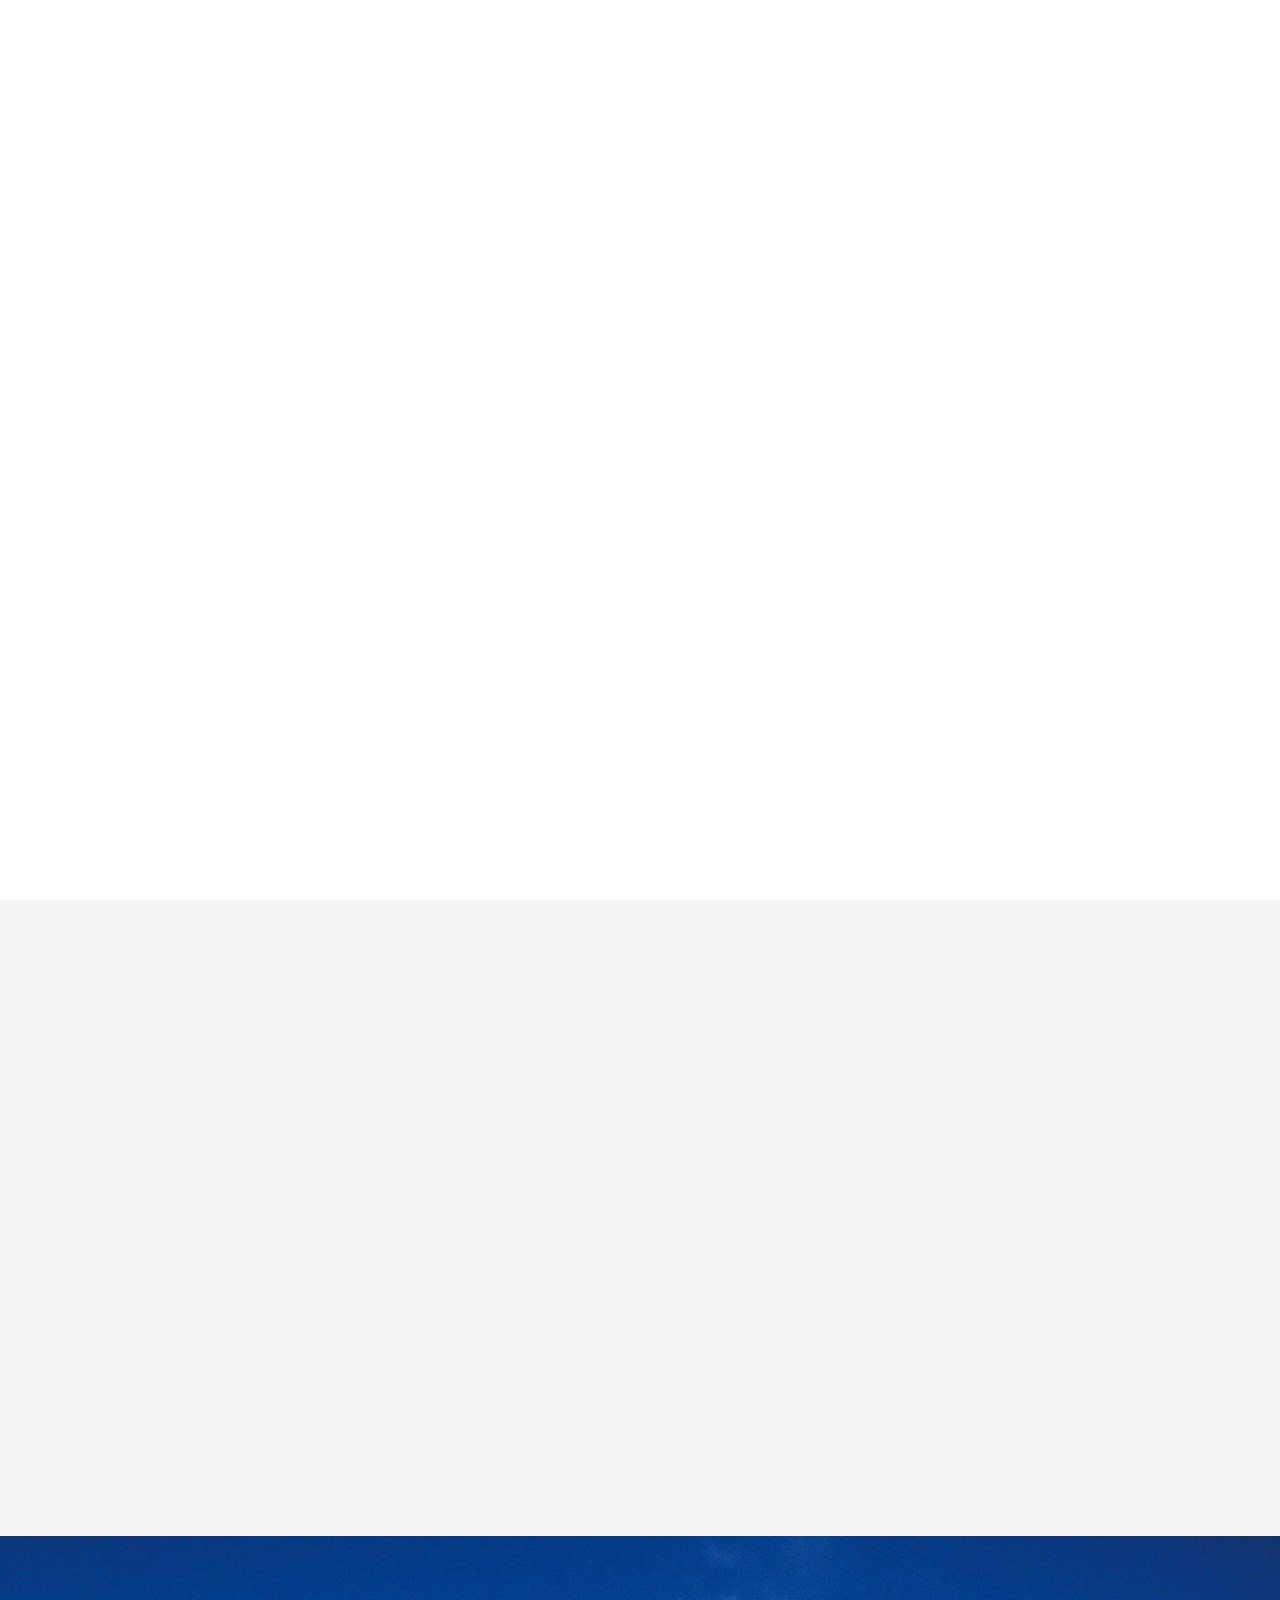
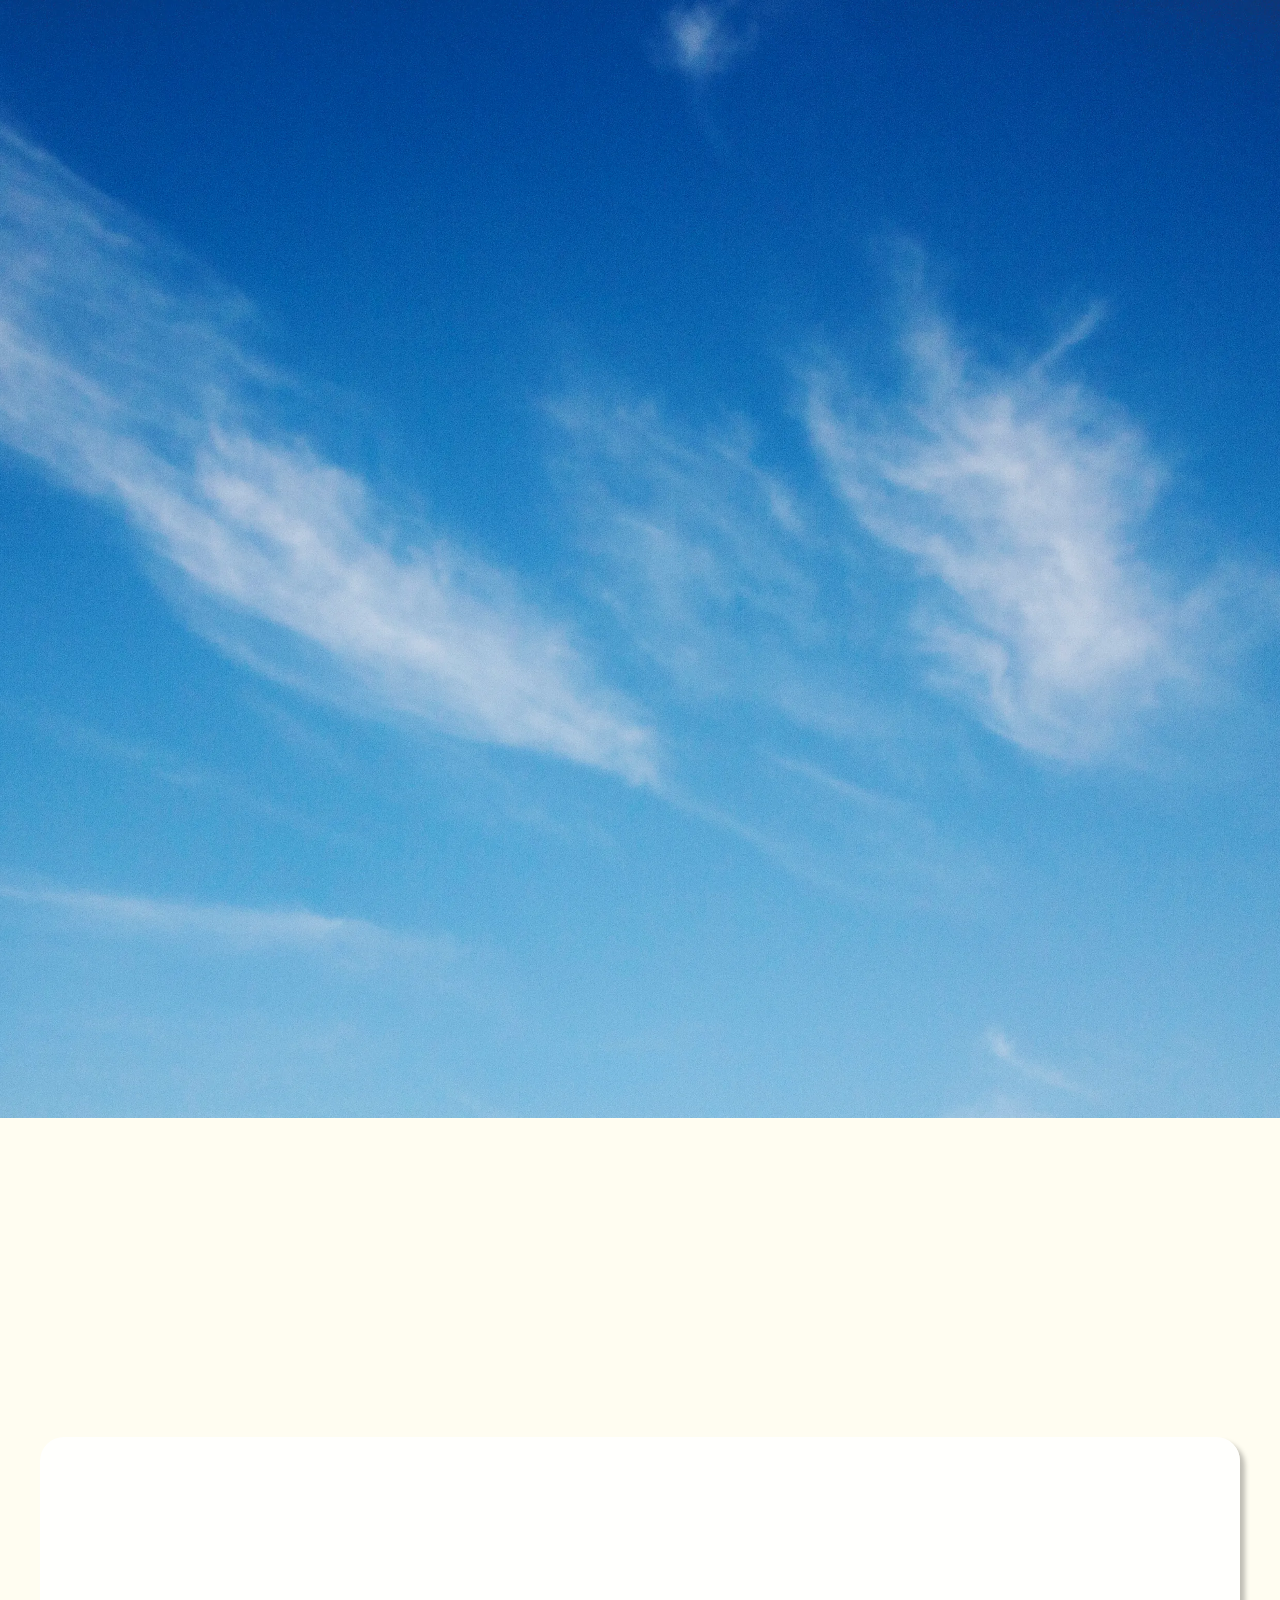
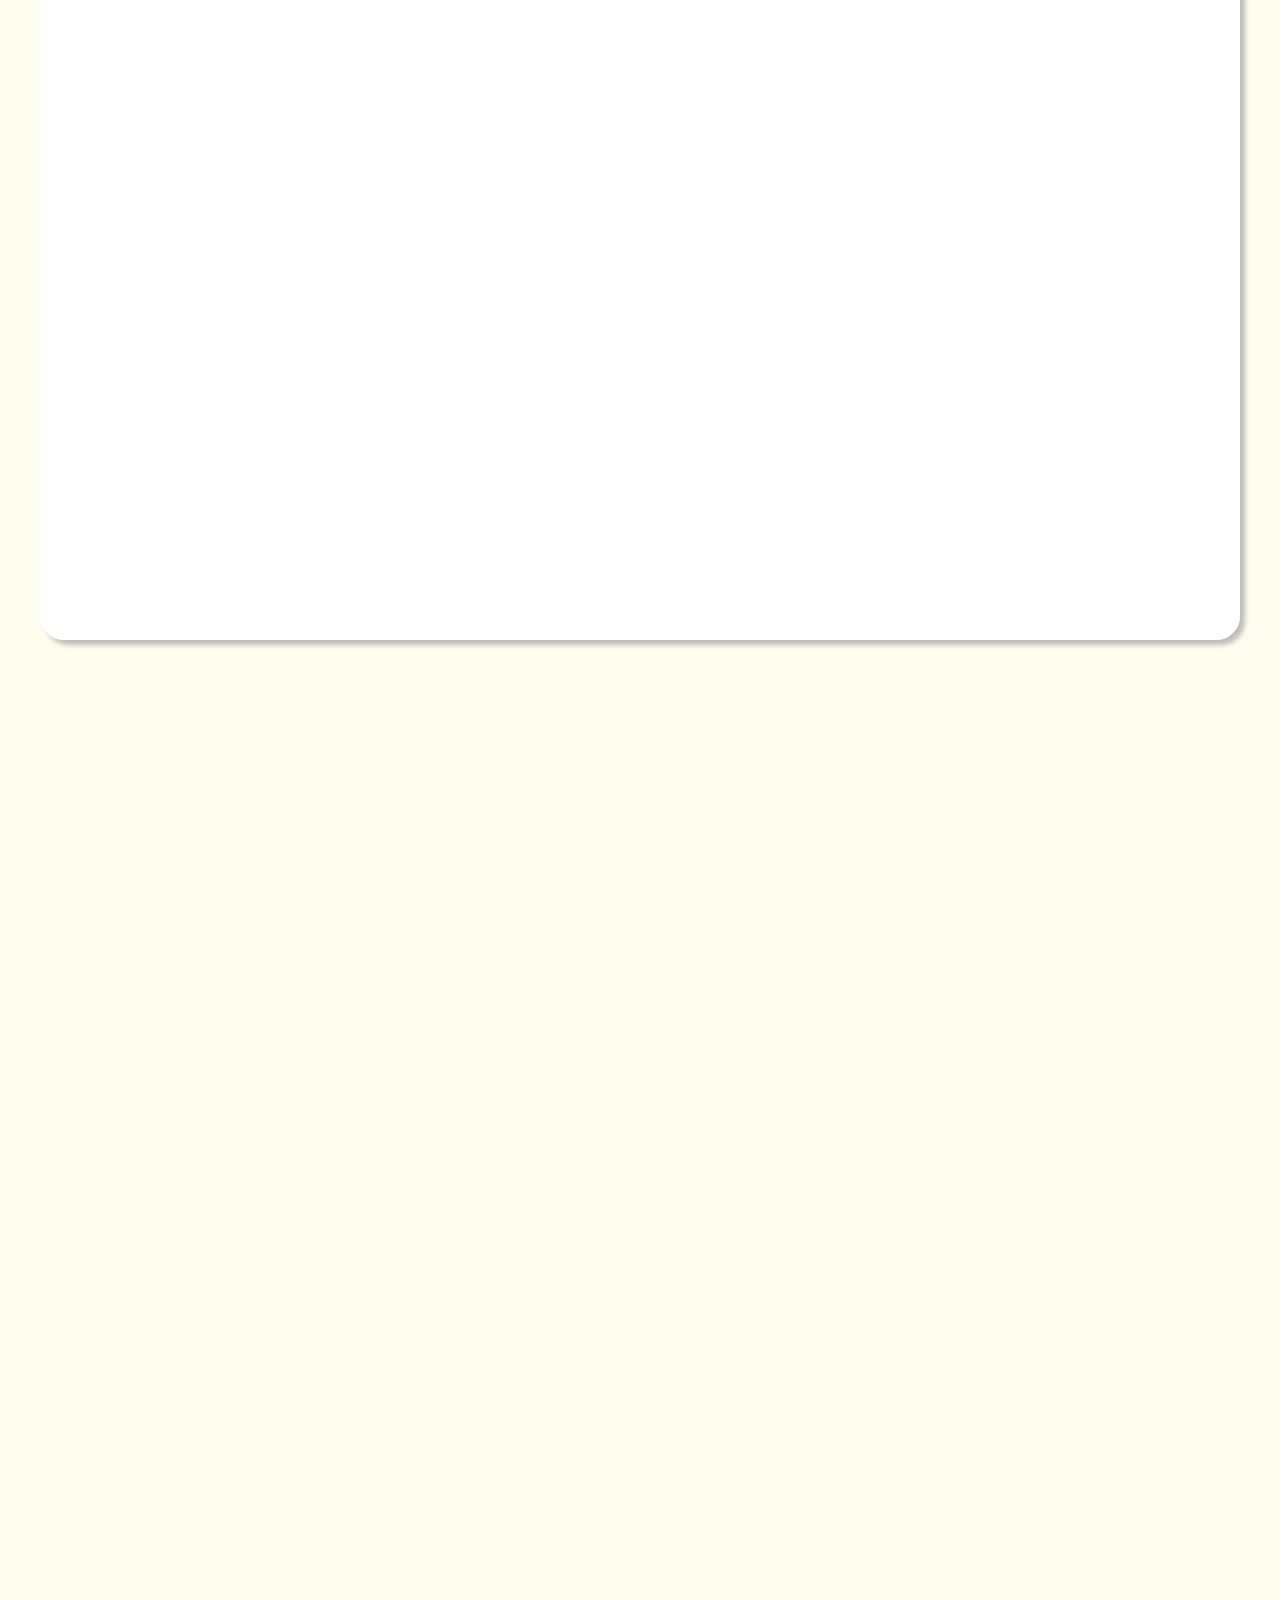
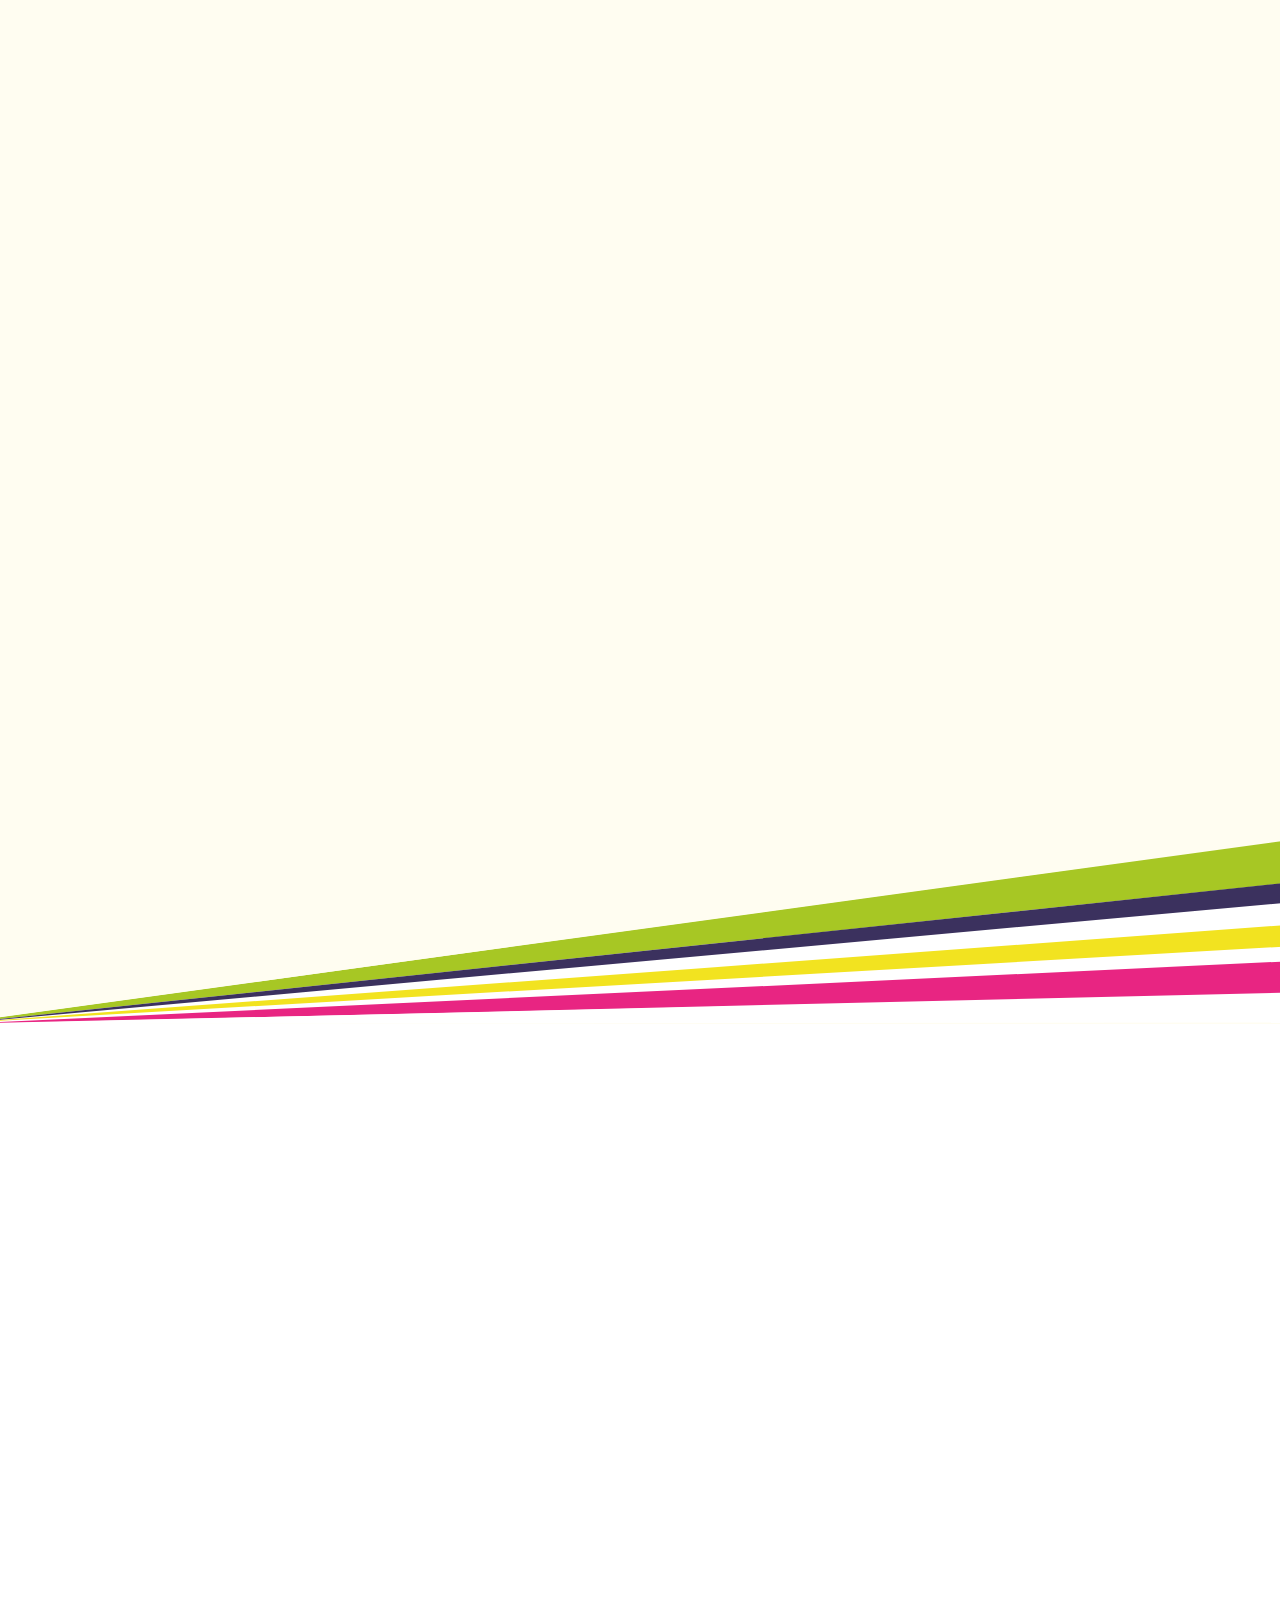
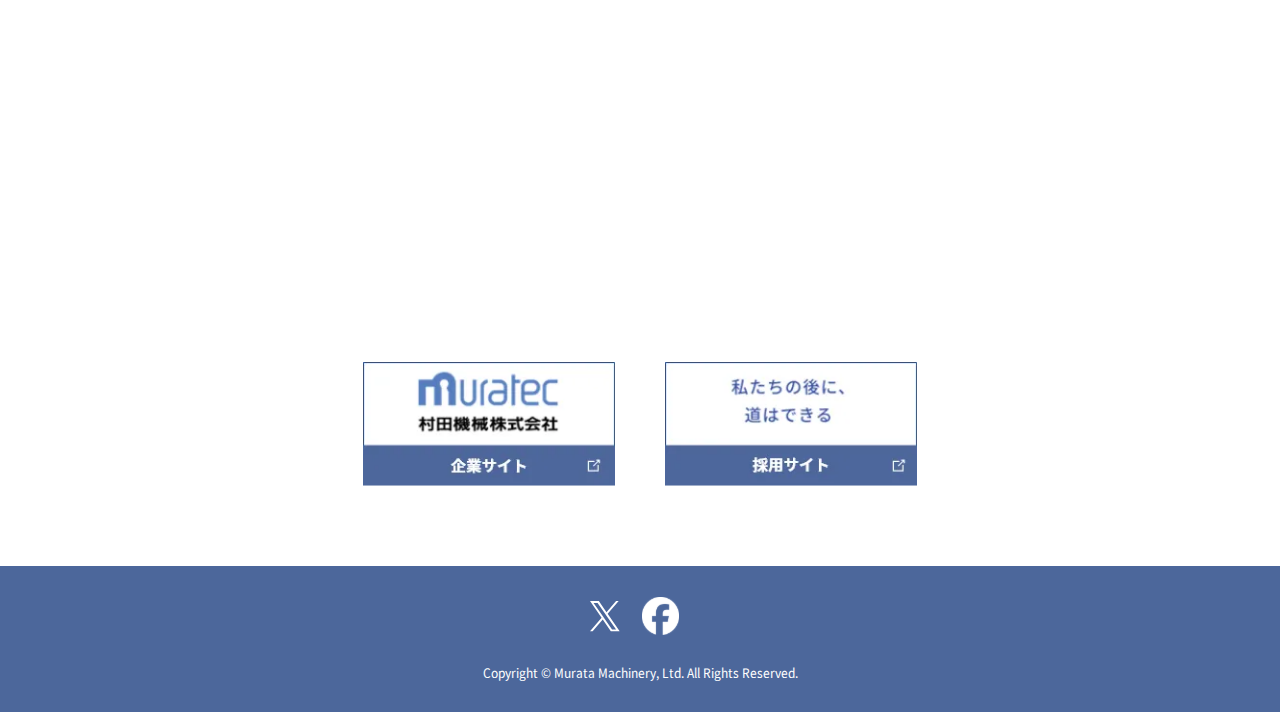
<file: index.html>
<!DOCTYPE html>
<html lang="ja">

<head>
    <meta charset="UTF-8">
    <!-- GA,GTM -->
    <script>(function (w, d, s, l, i) { w[l] = w[l] || []; w[l].push({ 'gtm.start': new Date().getTime(), event: 'gtm.js' }); var f = d.getElementsByTagName(s)[0], j = d.createElement(s), dl = l != 'dataLayer' ? '&l=' + l : ''; j.async = true; j.src = 'https://www.googletagmanager.com/gtm.js?id=' + i + dl; f.parentNode.insertBefore(j, f); })(window, document, 'script', 'dataLayer', 'GTM-5CWK9Q5J');</script>
    <!-- /GA,GTM -->
    <meta http-equiv="X-UA-Compatible" content="IE=edge">
    <meta name="viewport" content="width=device-width, initial-scale=1.0">
    <title>革新の分岐点 - ムラテック 村田機械</title>
    <meta name="description" content="村田機械は1989年から皇后盃 都道府県対抗女子駅伝競走大会（全国女子駅伝）に協賛しています。レースだけではない大会の魅力や、今まで協賛してきた全国女子駅伝の軌跡をご紹介します。">
    <meta name="viewport" content="width=device-width,initial-scale=1.0">
    <meta name="format-detection" content="telephone=no">
    <meta property="og:url" content="https://www.muratec.jp/company/communication/">
    <meta property="og:type" content="website">
    <meta property="og:title" content="革新の分岐点 - ムラテック 村田機械">
    <meta property="og:image" content="https://www.muratec.jp/company/communication/assets/img/ogp.png">
    <meta property="og:description" content="村田機械は1989年から皇后盃 都道府県対抗女子駅伝競走大会（全国女子駅伝）に協賛しています。レースだけではない大会の魅力や、今まで協賛してきた全国女子駅伝の軌跡をご紹介します。">
    <meta property="og:site_name" content="村田機械">
    <link rel="preload" href="./assets/css/common.css" as="style" />
    <link rel="stylesheet" href="./assets/css/common.css?ver=20241030">
    <link rel="canonical" href="https://www.muratec.jp/company/communication/">
    <script type="application/ld+json">
        [
          {
            "@context": "http://schema.org",
            "@type": "WebSite",
            "headline": "革新の分岐点 - ムラテック 村田機械",
            "description": "村田機械は1989年から皇后盃 都道府県対抗女子駅伝競走大会（全国女子駅伝）に協賛しています。レースだけではない大会の魅力や、今まで協賛してきた全国女子駅伝の軌跡をご紹介します。",
            "mainEntityOfPage": {
              "@type": "WebPage",
              "@id": "https://www.muratec.jp/company/communication/"
            },
            "image": {
              "@type": "ImageObject",
              "url": "https://www.muratec.jp/company/communication/assets/img/ogp.png"
            }
          }
        ]
      </script>
</head>

<body class="top">
    <!-- Google Tag Manager (noscript) -->
    <noscript><iframe src="https://www.googletagmanager.com/ns.html?id=GTM-5CWK9Q5J" height="0" width="0" style="display:none;visibility:hidden"></iframe></noscript>
    <!-- End Google Tag Manager (noscript) -->
    <div id="load_area">
        <video id="loading_mv" muted playsinline>
            <source type="video/mp4" id="loading_mp4">
        </video>
    </div>
    <div id="conteiner">
        <header>
            <div class="inner">
                <p id="header_logo"><img src="./assets/img/common/logo.svg" alt="革新の分岐点 - ムラテック 村田機械"></p>
                <div class="header_btn">
                    <button class="c-hamburger-menu__button">
                        <span class="c-hamburger-menu__button-mark"></span>
                        <span class="c-hamburger-menu__button-mark"></span>
                        <span class="c-hamburger-menu__button-mark"></span>
                    </button>
                </div>
            </div>
            <nav class="header_nav">
                <div class="inner">
                    <ul>
                        <li><a href="./">TOP</a></li>
                        <li><a href="./story/01/">革新の分岐点 Story vol.1</a></li>
                        <li><a href="./story/02/">革新の分岐点 Story vol.2</a></li>
                        <li><a href="./story/03/">革新の分岐点 Story vol.3</a></li>
                        <li><a href="./dialogue/">「革新の分岐点」スペシャル対談</a></li>
                        <li><a href="./history/">全国女子駅伝・挑戦の軌跡</a></li>
                        <li><a href="./sidestory/">レースだけではない、<br>大会のサイド・ストーリー</a></li>
                        <!---->
                    </ul>
                </div>
            </nav>
        </header>

        <div id="content_wrap">
            <div id="mainvisual">
                <div class="inner">
                    <div class="text op_text">
                        <h1 id="site_tlt">
                            <picture>
                                <source media="(min-width: 900px)" srcset="./assets/img/top/mainvisual_tlt_pc.svg" />
                                <source media="(max-width: 899px)" srcset="./assets/img/top/mainvisual_tlt_sp.svg" />
                                <img class="lazy" src="./assets/img/top/mainvisual_tlt_pc.svg" alt="この瞬間を分岐点に">
                            </picture>
                        </h1>
                    </div>
                    <div class="imgs">
                        <div class="line">
                            <picture class="show">
                                <source media="(min-width: 681px)" srcset="./assets/img/top/mainvisual_img_pc.svg" />
                                <source media="(max-width: 680px)" srcset="./assets/img/top/mainvisual_img_sp.svg" />
                                <img class="lazy" src="./assets/img/top/mainvisual_img_pc.svg" alt="">
                            </picture>
                        </div>
                        <div class="img03 op_img">
                            <picture class="show">
                                <source media="(min-width: 681px)" srcset="./assets/img/top/mainvisual_img03_2.webp" />
                                <source media="(max-width: 680px)" srcset="./assets/img/top/mainvisual_img03_2_sp.webp" />
                                <img class="lazy" src="./assets/img/top/mainvisual_img03_2.webp" alt="">
                            </picture>
                            <picture>
                                <source media="(min-width: 681px)" srcset="./assets/img/top/mainvisual_img03_3.svg" />
                                <source media="(max-width: 680px)" srcset="./assets/img/top/mainvisual_img03_3_sp.svg" />
                                <img class="lazy" src="./assets/img/top/mainvisual_img03_3.svg" alt="">
                            </picture>
                            <picture>
                                <source media="(min-width: 681px)" srcset="./assets/img/top/mainvisual_img05.svg" />
                                <source media="(max-width: 680px)" srcset="./assets/img/top/mainvisual_img05_sp.svg" />
                                <img class="lazy" src="./assets/img/top/mainvisual_img05.svg" alt="">
                            </picture>
                        </div>
                    </div>
                </div>
            </div>
            <div id="story">
                <div class="inner">
                    <ul class="sp_links js-scTrigger">
                        <li><a href="./story/03/">
                                <div class="img">
                                    <picture class="show">
                                        <source media="(min-width: 900px)" srcset="./assets/img/top/story03_pc.png" />
                                        <source media="(max-width: 899px)" srcset="./assets/img/top/story03_sp.png" />
                                        <img class="lazy" src="./assets/img/top/story03_pc.png" alt="日本初の自社開発に挑み通信の常識を覆したファクシミリ用G3モデム">
                                    </picture>
                                </div>
                        </a></li>
                    </ul>
                    <ul class="sp_links grid js-scTrigger">
                        <li><a href="./story/02/">
                                <div class="img">
                                    <picture class="show">
                                        <source media="(min-width: 900px)" srcset="./assets/img/top/story02_sp.png" />
                                        <source media="(max-width: 899px)" srcset="./assets/img/common/story02_subbnr.png" />
                                        <img class="lazy" src="./assets/img/top/story02_sp.png" alt="時代の変化に進化で応え続けたロジスティクスシステム">
                                    </picture>
                                </div>
                        </a></li>
                        <li><a href="./story/01/">
                                <div class="img">
                                    <picture class="show">
                                        <source media="(min-width: 900px)" srcset="./assets/img/top/story01_sp.png" />
                                        <source media="(max-width: 899px)" srcset="./assets/img/common/story01_subbnr.png" />
                                        <img class="lazy" src="./assets/img/top/story01_sp.png" alt="世界で初めて空気の力で糸をつないだ マッハスプライサー">
                                    </picture>
                                </div>
                        </a></li>
                        
                    </ul>
                </div>
            </div>
            <div id="intro">
                <div class="inner">
                    <p class="js-scTrigger copy">社会や時代をよりよい方向に変える「革新の分岐点」でありたい。<br>
                        それが私たちムラテックの願いです。</p>
                    <p class="js-scTrigger copy">多様な事業すべてに共通するのは、<br>
                        自動化や省力化の技術を通じて、お客さまの課題に真摯に向き合う姿勢。<br>
                        そこから見通せる新たな視界と可能性をもとに、現場を、仕事の質を、<br>
                        業界の基準を変える革新的な仕組みやシステムを次々と創造し、<br>
                        豊かな社会を実現することをめざします。</p>
                    <div class="movie js-scTrigger">
                        <div class="js-modal-video-open" data-url="https://www.youtube.com/watch?v=MZJLrfZgVJQ">
                            <img decoding="async" src="./assets/img/top/video-thumnail.webp" alt="革新の分岐点"></a>
                        </div>
                    </div>
                </div>
            </div>
            <div id="read_area">
                <div class="inner">
                    <h2 class="catchcopy js-scTrigger">
                        <p class="text01"><img src="./assets/img/top/read_area_copy01.svg" alt="2024.1.14 全国女子駅伝"></p>
                        <p class="text02"><img src="./assets/img/top/read_area_copy02.svg" alt="×"></p>
                        <p class="text03"><img src="./assets/img/top/read_area_copy03.svg" alt="Muratec Slogan　「革新の分岐点」"></p>
                    </h2>
                    <div class="special_box">
                        <h2 class="headline js-scTrigger"><span>「革新の分岐点」スペシャル対談</span></h2>
                        <ul class="sp_links js-scTrigger">
                            <li><a href="./dialogue/">
                                    <div class="img"><img src="./assets/img/top/special_img01.webp" alt="「革新の分岐点」スペシャル対談　元マラソンランナー 有森裕子　×　村田機械株式会社 代表取締役社長 村田大介"></div>
                                    <p class="more">VIEW MORE</p>
                                </a></li>
                        </ul>
                    </div>
                    <div class="text_box">
                        <p class="js-scTrigger">村田機械は1989年（平成元年）から皇后盃 都道府県対抗女子駅伝競走大会（全国女子駅伝）<br>
                            （主催 日本陸上競技連盟、共催 京都新聞、NHK）に協賛しています。</p>
                        <p class="js-scTrigger">全国女子駅伝は、都道府県代表選手が郷土の期待を<br>
                            背負ってタスキをつなぎ走り抜く、<br>
                            地元・京都の市民はもちろん、全国の駅伝ファンが熱い声援を送る、<br>
                            冬の風物詩とも言える行事です。</p>
                        <p class="js-scTrigger">同時に、オリンピアンを含む数多くの中長距離ランナーを育ててきた<br>
                            日本女子陸上界のビッグイベントでもあります。</p>
                        <p class="js-scTrigger">参加選手のみならず、イベントをサポートするスタッフなど、<br>
                            大会に関わる数多くの人にとって、これまでに通過してきた紆余曲折＝分岐点があり、<br>
                            この大会を機に新たな物語が始まる、<br>
                            そんな熱き舞台を、村田機械は応援しています。</p>
                    </div>
                    <h2 class="headline js-scTrigger">SPECIAL CONTENTS</h2>
                    <ul class="sp_links js-scTrigger">
                        <li><a href="./history/">
                                <div class="img"><img src="./assets/img/top/sp_link_img01.webp" alt="全国女子駅伝・挑戦の軌跡"></div>
                                <p class="tlt">全国女子駅伝・挑戦の軌跡</p>
                                <p class="more">VIEW MORE</p>
                            </a></li>
                        <li><a href="./sidestory/">
                                <div class="img"><img src="./assets/img/top/sp_link_img02.webp" alt="レースだけではない、大会のサイド・ストーリー"></div>
                                <p class="tlt">レースだけではない、<br class="spbr">大会のサイド・ストーリー</p>
                                <p class="more">VIEW MORE</p>
                            </a></li>
                    </ul>

                    <div class="bnr js-scTrigger">
                        <a href="https://www.womens-ekiden.jp/" target="_blank">
                            <img src="./assets/img/top/sp_link_img03.webp" alt="皇后盃 第43回全国女子駅伝">
                            <p class="copy">皇后盃 全国女子駅伝 オフィシャルサイト</p>
                        </a>
                    </div>

                </div>
                <div class="bg js-scTrigger">
                    <img src="./assets/img/top/read_area_bg.webp" alt="">
                </div>
            </div>

            <!--
           
            <div id="statement">
                <div class="inner">
                    <h2 class="headline js-scTrigger">
                        <div class="img"><img src="./assets/img/common/logo.svg" alt="革新の分岐点 ムラテック"></div>
                    </h2>
                    <div class="text">
                        <p class="js-scTrigger">時代の変わり目にはいつも、技術がある。</p>
                        <p class="js-scTrigger">1990年代、私たち村田機械は、空気をあやつる繊維機械を開発しました。<br>
                            それは、世の中に流通する繊維製品の品質とともに、<br>
                            糸の生産に携わる全世界の人や仕事の質をかつてない次元に変える、<br>
                            大きなきっかけとなりました。<br>
                            始まりの事業である「繊維機械事業」を通じて、<br>
                            このように社会の革新に貢献できたのは、私たちの誇りです。
                        </p>

                        <p class="js-scTrigger">私たちの事業領域は、金属・物流・情報通信・半導体へと広がりましたが、<br>
                            「これまで」と「これから」を分けた結び目に、<br>
                            いつも私たちの仕事はあると考えています。

                        </p>

                        <p class="js-scTrigger">私たち村田機械の仕事の本質。<br>
                            それは、あらゆる産業の現場を変え、仕事の質を変え、<br>
                            業界の基準を変え、社会と時代に新たな視界と可能性を提示することです。
                        </p>

                        <p class="js-scTrigger">私たちがつくるのは機械ではありません。<br>
                            今の延長線上にはなかったはずの未来をつくっています。
                        </p>

                        <p class="js-scTrigger">より良い未来を目指す、あらゆる産業の担い手たちの<br>
                            その視線の先にある、社会まで見据えた課題に、ともに挑むこと。<br>
                            課題解決の先にある、新たな課題に先んじて挑むこと。<br>
                            高い次元で課題の発見と解決が繰り返される、<br>
                            時代を次代へと進める分岐点に、あえて立つこと。<br>
                            それが私たち村田機械の思いです。
                        </p>

                        <p class="js-scTrigger">顧客と社会にとって重要な機会。<br>
                            その場に立ち会える光栄を、額と頭に汗をかきつつ、楽しもうと思います。<br>
                            終わりなき課題を抱える、愛すべきこの世界のために、<br>
                            私たちは、未来にとって意義ある革新を起こします。
                        </p>
                       
                    </div>
                </div>
            </div>
             -->
            
            <div id="info" class="js-scTrigger">
                <div class="inner">
                    <h2 class="headline">CORPORATE INFORMATION</h2>
                    <table class="table-corp">
                        <tbody>
                            <tr>
                                <th>会社名</th>
                                <td>村田機械株式会社</td>
                            </tr>
                            <tr>
                                <th>創業</th>
                                <td>昭和10年（1935年）7月</td>
                            </tr>
                            <tr>
                                <th>本社所在地</th>
                                <td>〒612-8418　京都市伏見区竹田向代町136<br>
                                    TEL：075-672-8111　　FAX：075-672-8691</td>
                            </tr>
                            <tr>
                                <th>代表者</th>
                                <td>代表取締役社長　村田大介</td>
                            </tr>
                            <tr>
                                <th>事業内容</th>
                                <td>ロジスティクスシステム・FAシステム・クリーンFA・工作機械・シートメタル加工機・繊維機械・情報機器 などの製造販売</td>
                            </tr>
                            <tr>
                                <th>資本金</th>
                                <td>9億円</td>
                            </tr>
                            <tr>
                                <th>売上高</th>
                                <td>【連結】5,260億円【単独】3,923億円　 （2025年3月期）</td>
                            </tr>
                            <tr>
                                <th>従業員数</th>
                                <td>【グループ】 8,659名【単独】4,133名　 （2025年3月現在）</td>
                            </tr>
                        </tbody>
                    </table>
                </div>
            </div>
            <div id="bnrs">
                <div class="inner">
                    <ul class="list">
                        <li><a href="https://www.muratec.jp/" target="_blank"><img src="./assets/img/top/bnr_img01.webp" alt="企業サイト"></a></li>
                        <li><a href="https://recruit.muratec.jp/" target="_blank"><img src="./assets/img/top/bnr_img02.webp" alt="採用サイト"></a></li>
                    </ul>
                </div>
            </div>
        </div>

        <footer>
            <div class="footer_nav">
                <div class="inner">
                    <ul class="sns">
                        <li><a href="https://twitter.com/muratec_jp" target="_blank"><img src="./assets/img/common/icon_x.svg" alt="X"></a></li>
                        <li><a href="https://www.facebook.com/muratec.jp" target="_blank"><img src="./assets/img/common/icon_fb.svg" alt="facebook"></a></li>
                    </ul>
                    <p id="copyright">Copyright © Murata Machinery, Ltd. All Rights Reserved.</p>
                </div>
            </div>
        </footer>
        <button id="page_top"><img src="./assets/img/common/page_top.svg" alt="ページの先頭へ"></button>
    </div>
    <div id="modal-video" class="close js-modal-video-close">
        <div id="player"></div>
    </div>
   
<!--<script src="https://code.jquery.com/jquery-3.7.1.min.js"
        integrity="sha256-/JqT3SQfawRjB8qT6G7F8F8CqNNEq6ZT2bR8ZkZQojc="
        crossorigin="anonymous"></script>-->
    <script src="https://code.jquery.com/jquery-3.7.1.min.js"
  integrity="sha256-/JqT3SQfawRcv/BIHPThkBvs0OEvtFFmqPF/lYI/Cxo="
  crossorigin="anonymous"></script>

    <script type="text/javascript" src="./assets/js/core.js"></script>
</body>

</html>
</file>
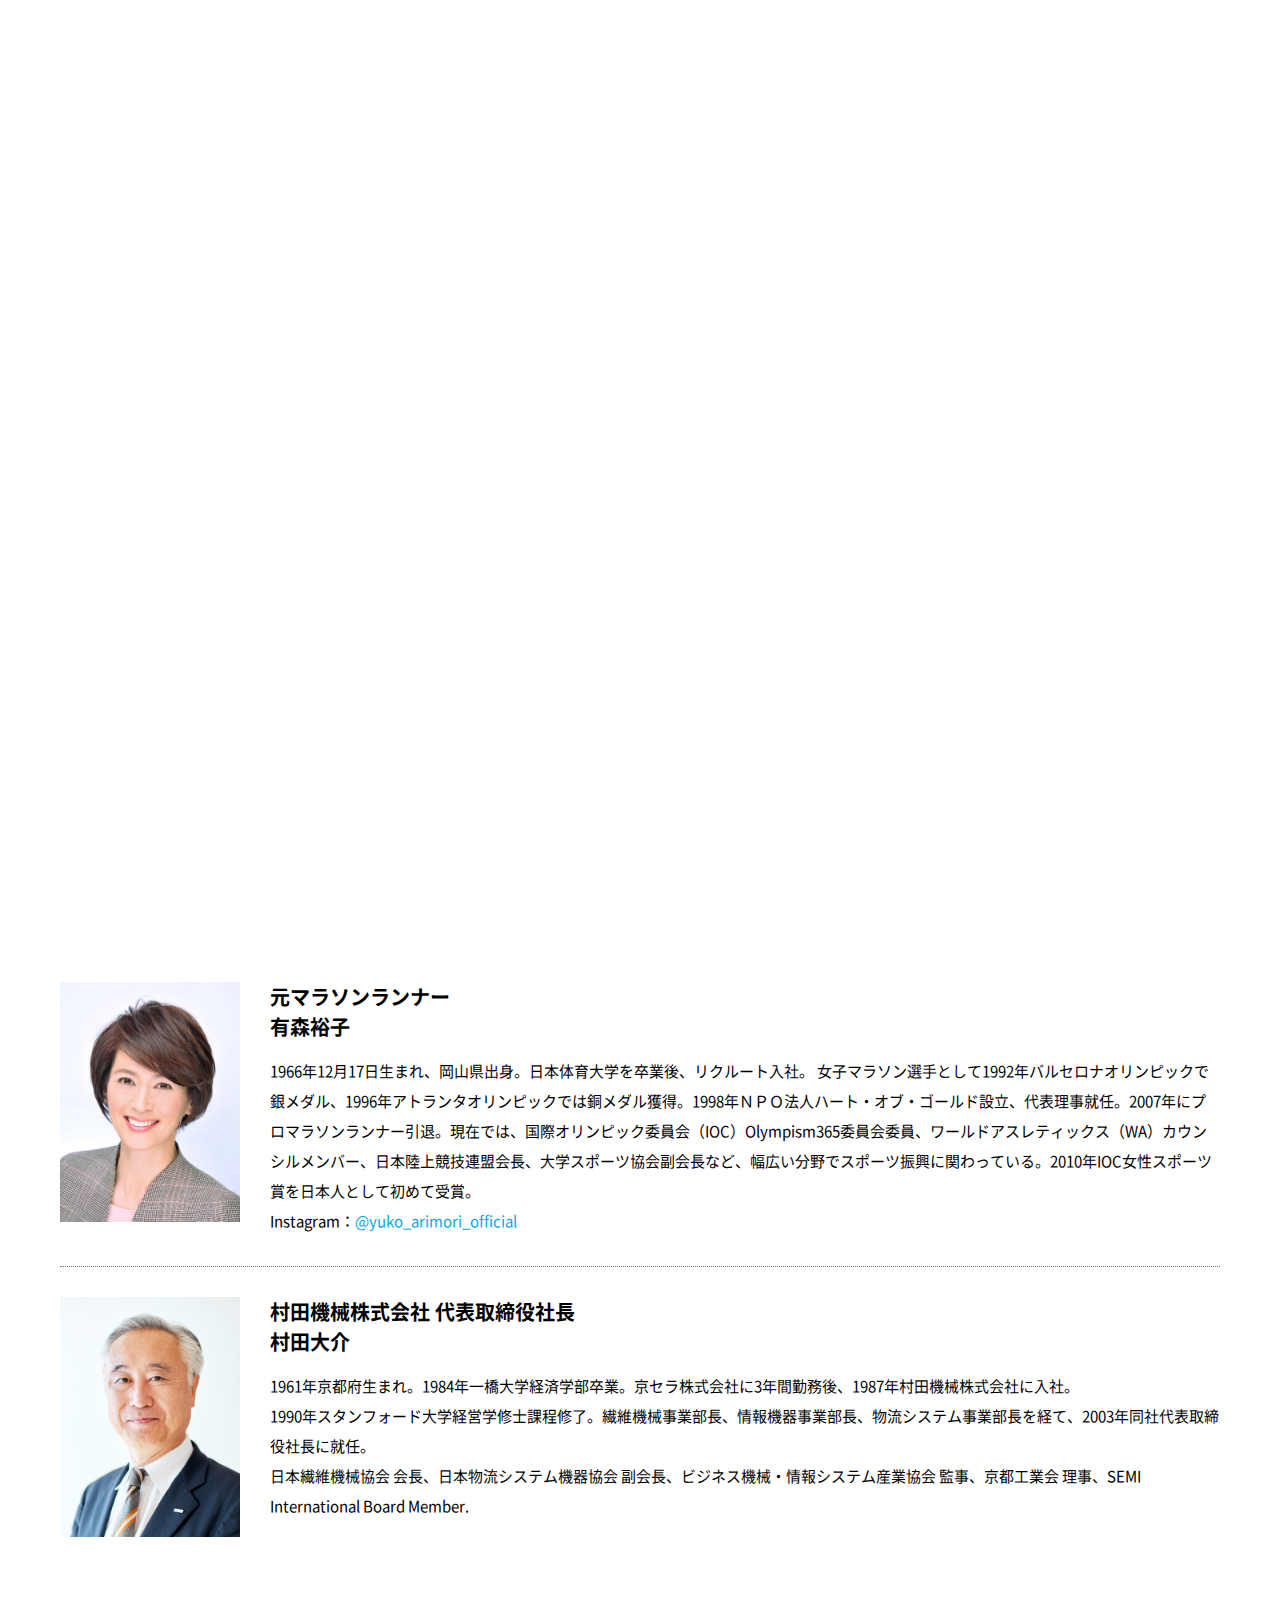
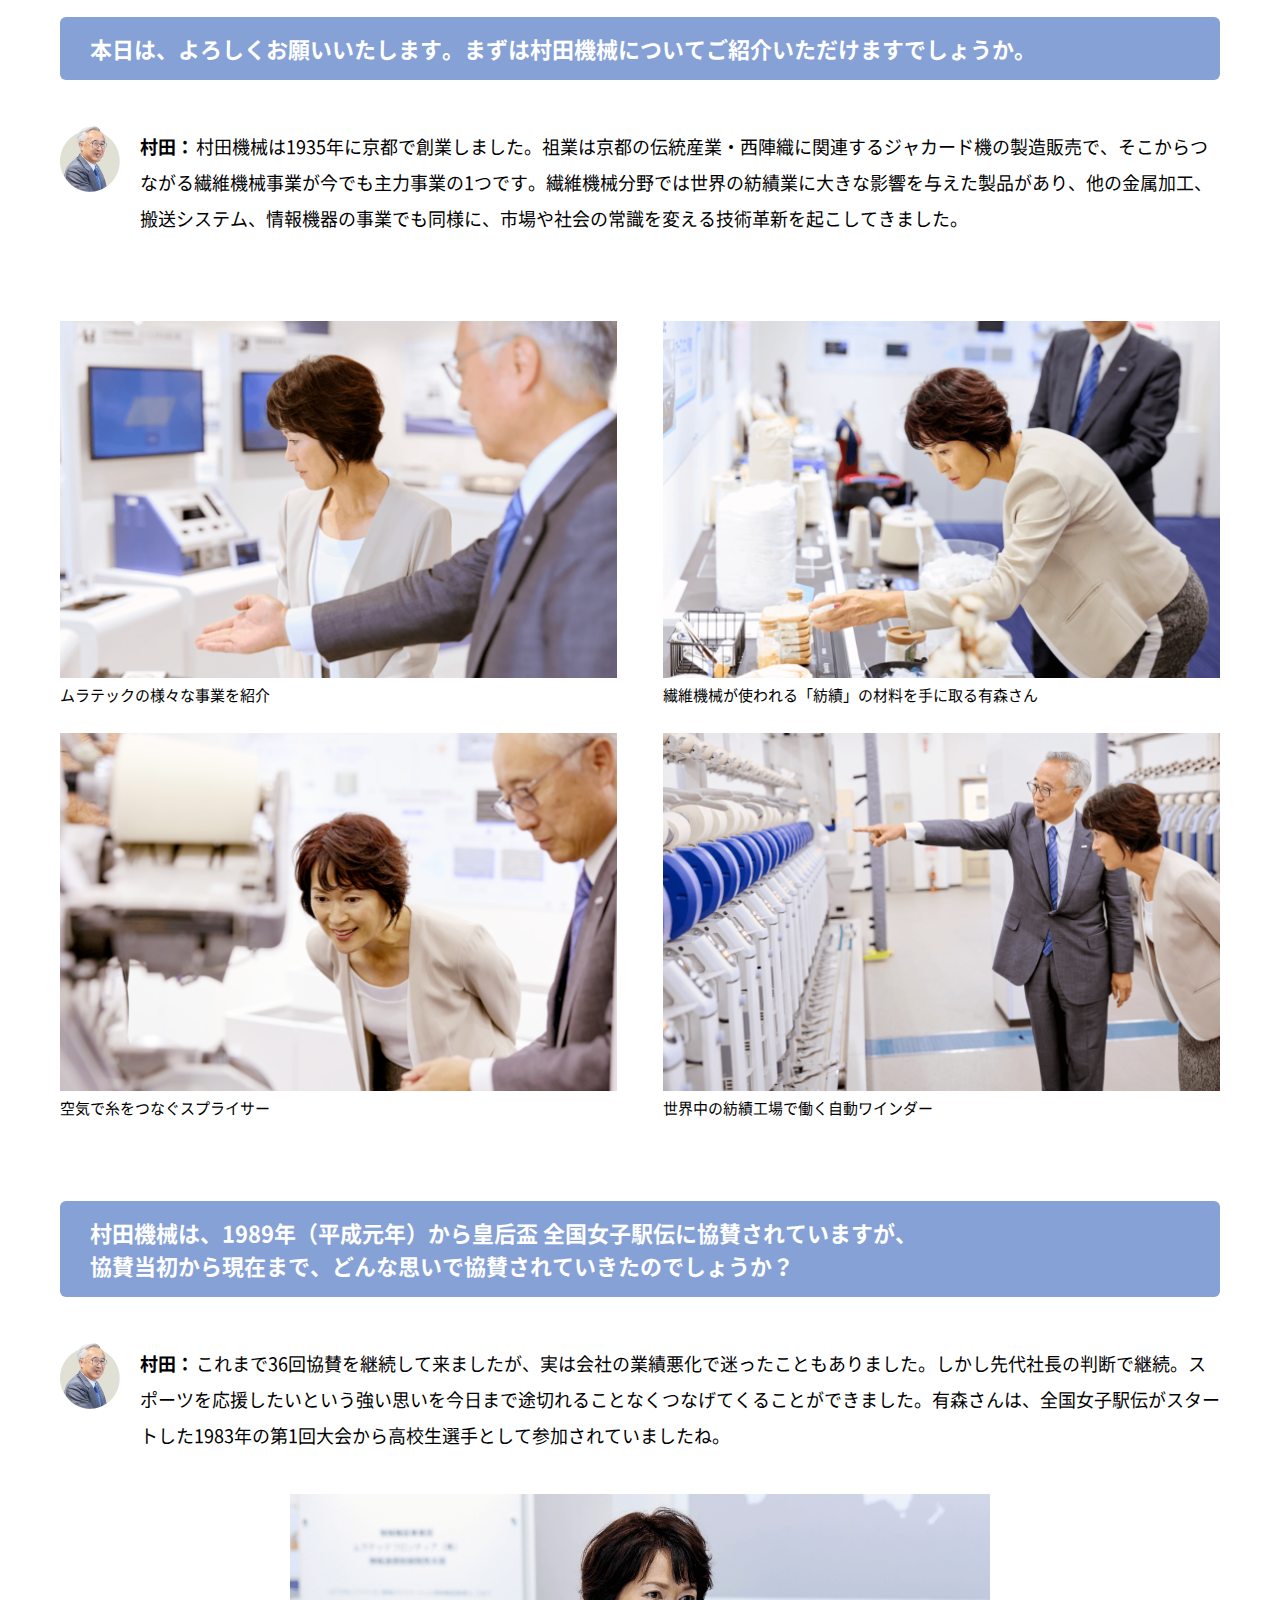
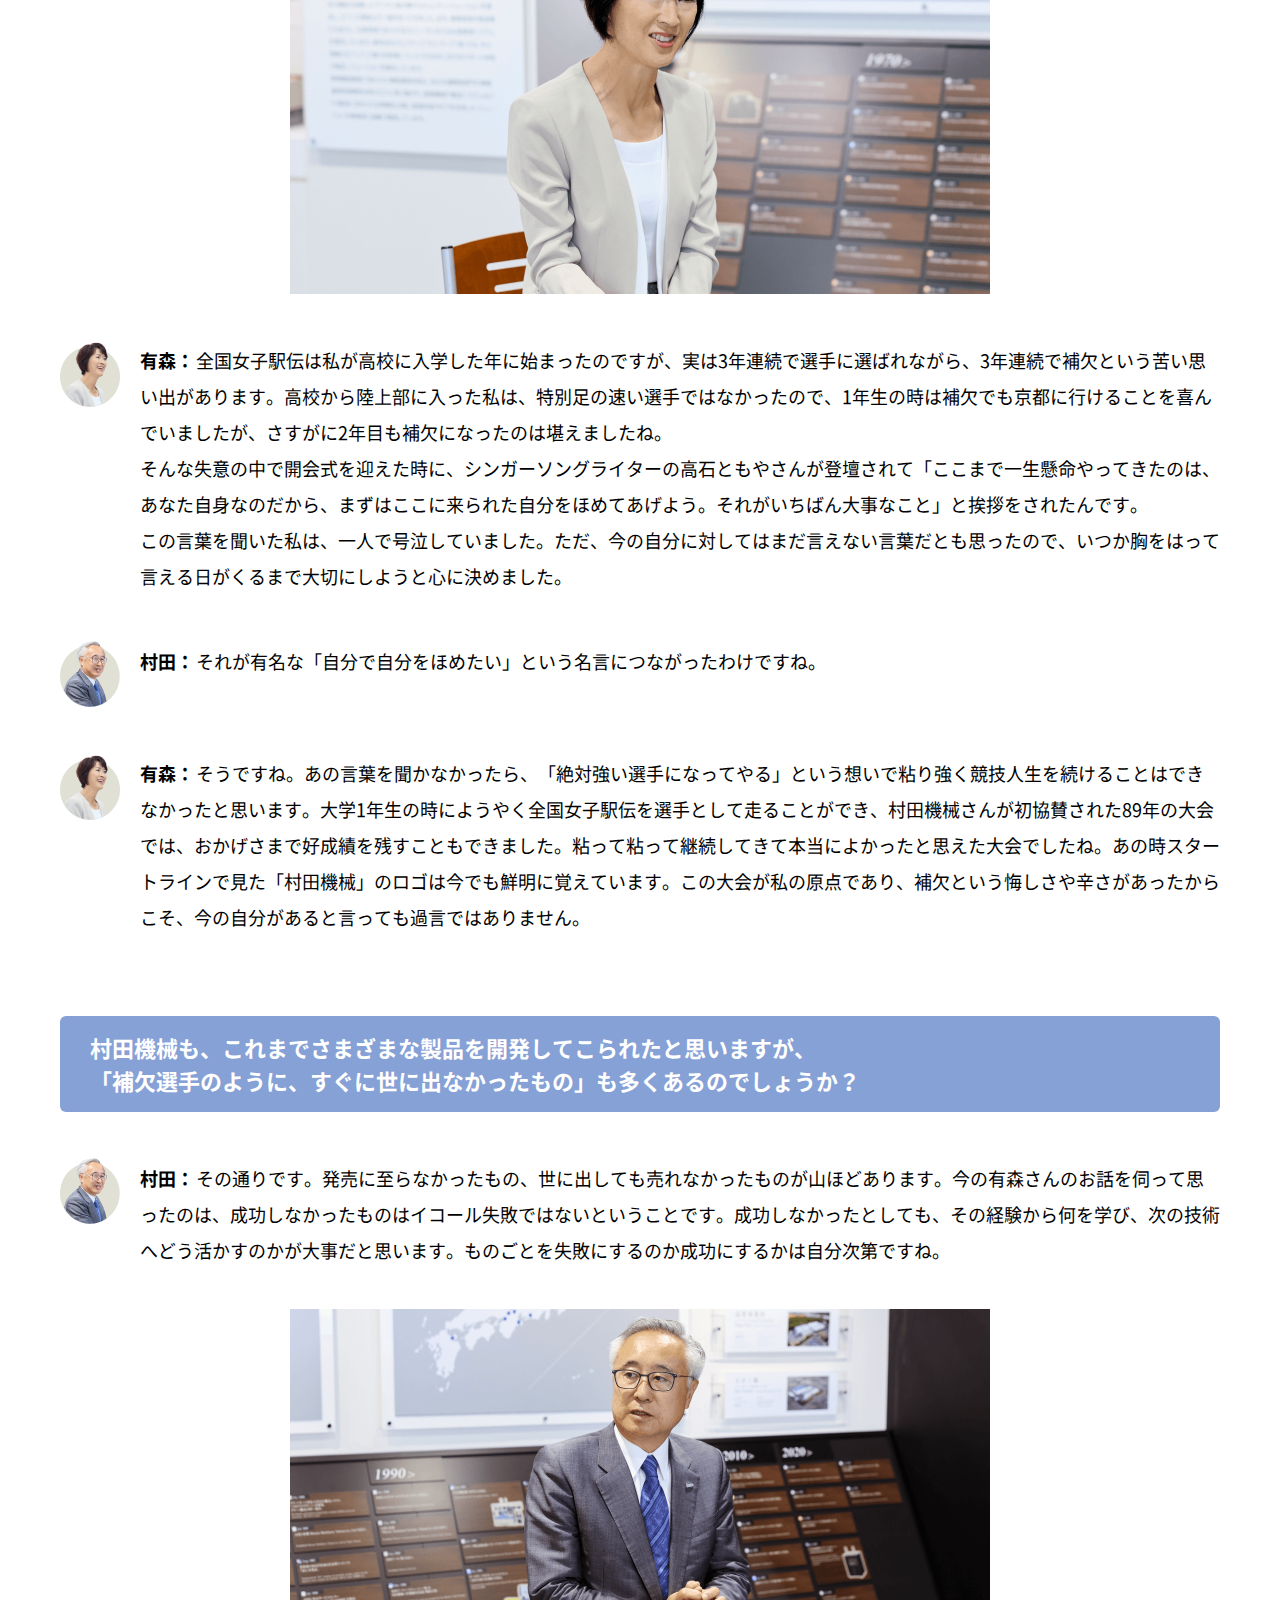
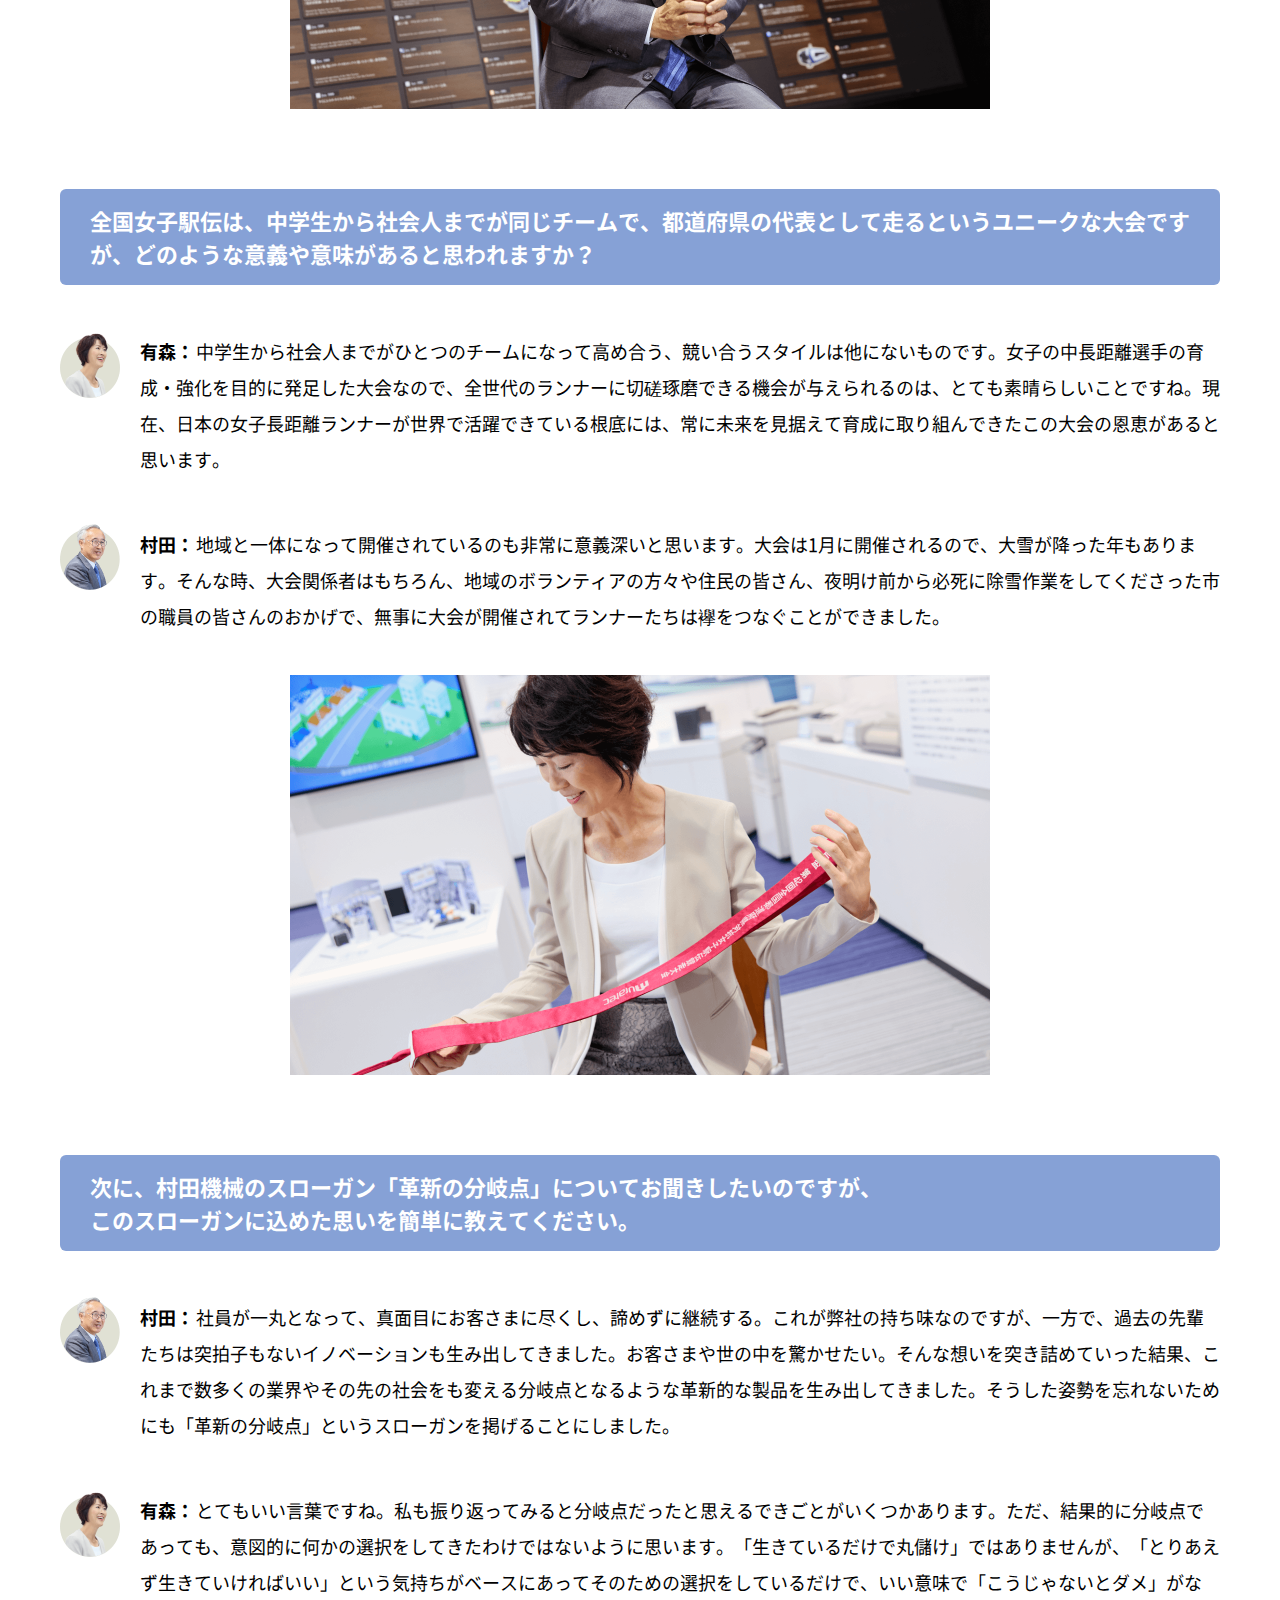
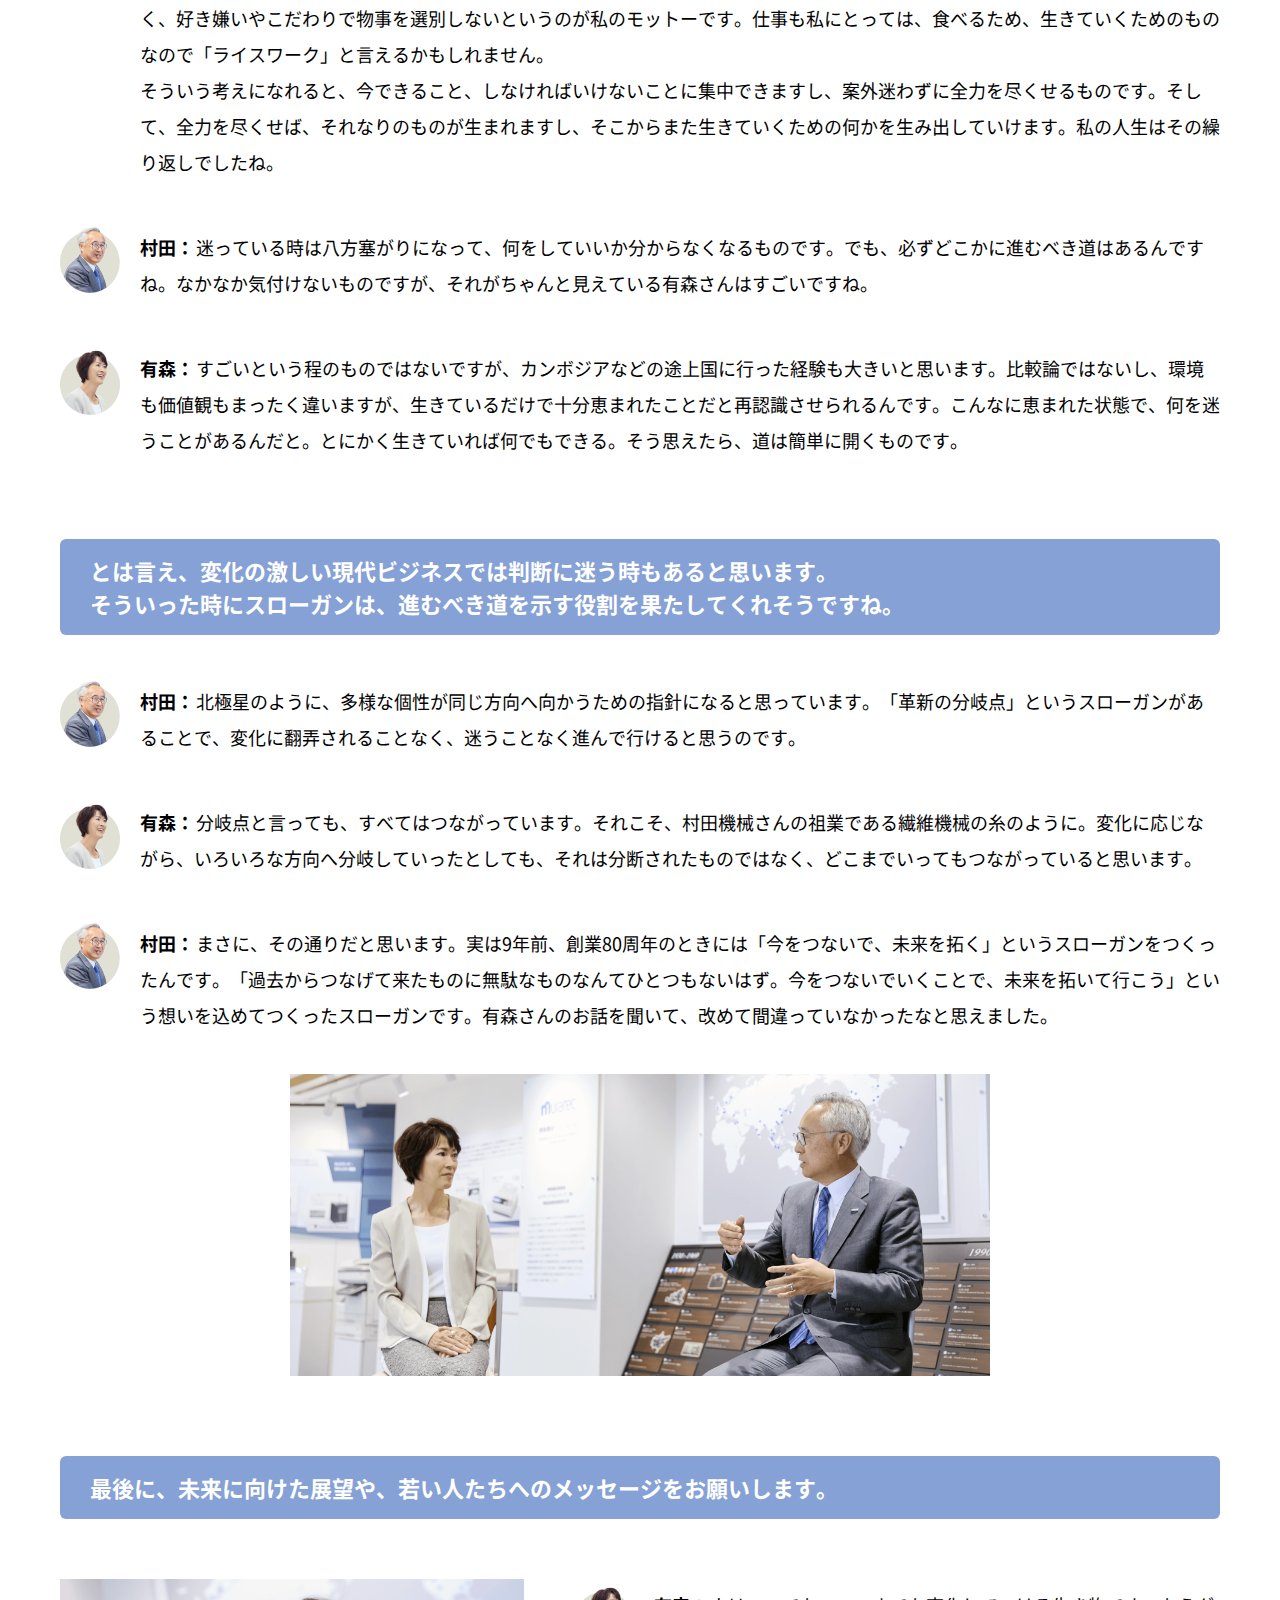
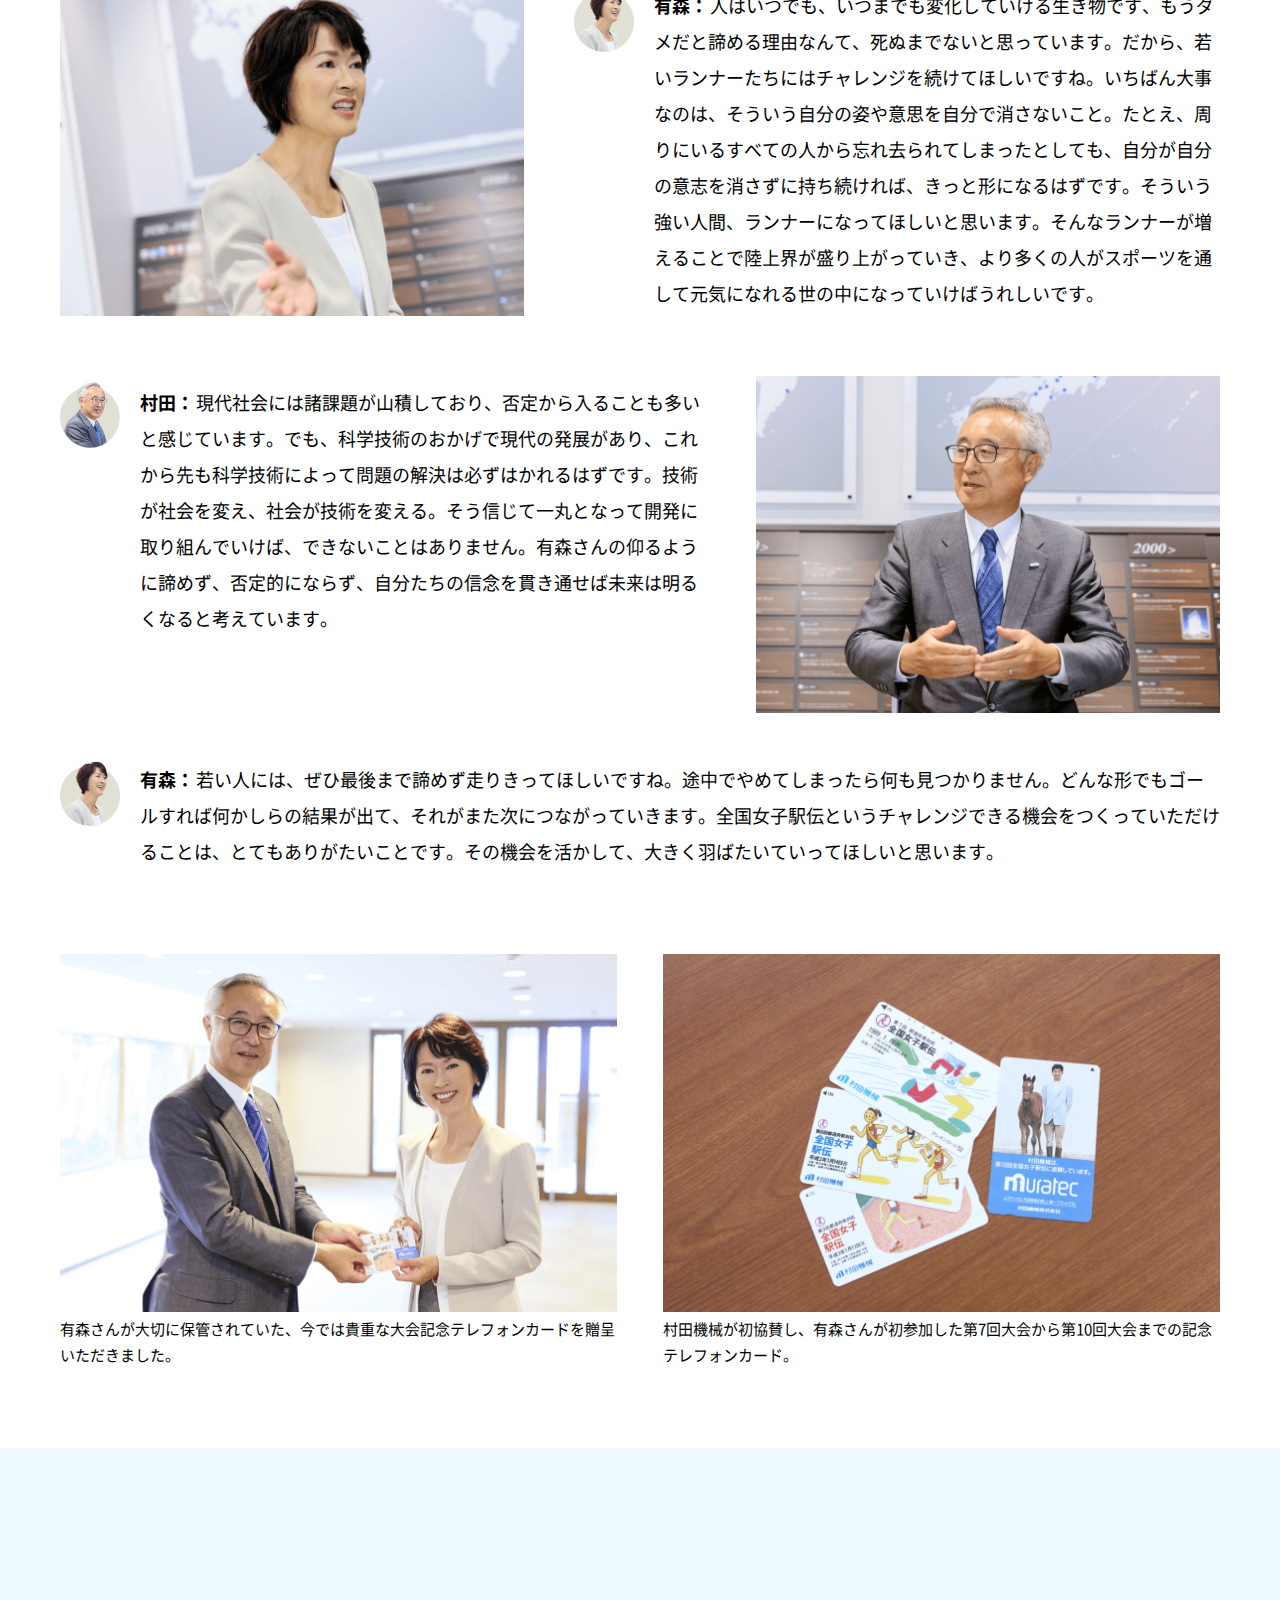
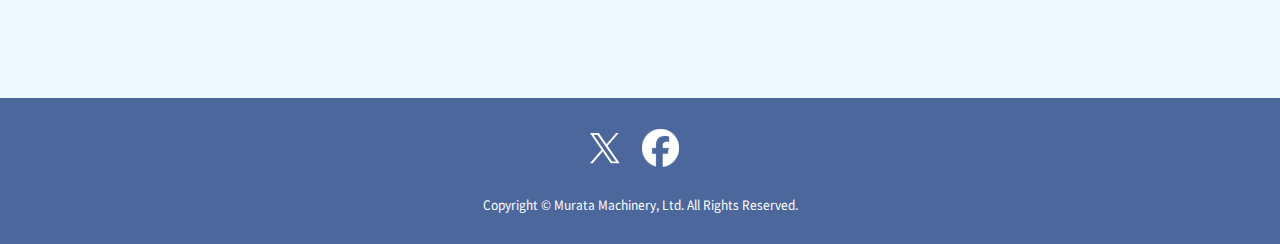
<file: dialogue/index.html>
<!DOCTYPE html>
<html lang="ja">
	<head>
		<meta charset="UTF-8" />
		<!-- GA,GTM -->
		<script>
			(function (w, d, s, l, i) {
				w[l] = w[l] || [];
				w[l].push({ "gtm.start": new Date().getTime(), event: "gtm.js" });
				var f = d.getElementsByTagName(s)[0],
					j = d.createElement(s),
					dl = l != "dataLayer" ? "&l=" + l : "";
				j.async = true;
				j.src = "https://www.googletagmanager.com/gtm.js?id=" + i + dl;
				f.parentNode.insertBefore(j, f);
			})(window, document, "script", "dataLayer", "GTM-5CWK9Q5J");
		</script>
		<!-- /GA,GTM -->
		<meta http-equiv="X-UA-Compatible" content="IE=edge" />
		<meta name="viewport" content="width=device-width, initial-scale=1.0" />
		<title>「革新の分岐点」スペシャル対談 | 革新の分岐点 - ムラテック 村田機械</title>
		<meta name="description" content="1989 年から全国女子駅伝に協賛してきた村田機械と同年の大会にも参加していた元マラソンランナーの有森裕子さん。それぞれが超えてきた「分岐点」を振り返りながら当時の想いや未来への展望などを語っていただきました。" />
		<meta name="viewport" content="width=device-width,initial-scale=1.0" />
		<meta name="format-detection" content="telephone=no" />
		<meta property="og:url" content="https://media.paramount.co.jp/" />
		<meta property="og:type" content="website" />
		<meta property="og:title" content="「革新の分岐点」スペシャル対談" />
		<meta property="og:image" content="https://www.muratec.jp/company/communication/assets/img/ogp.png" />
		<meta property="og:description" content="1989 年から全国女子駅伝に協賛してきた村田機械と同年の大会にも参加していた元マラソンランナーの有森裕子さん。それぞれが超えてきた「分岐点」を振り返りながら当時の想いや未来への展望などを語っていただきました。" />
		<meta property="og:site_name" content="村田機械" />
		<link rel="preload" href="../assets/css/common.css" as="style" />
		<link rel="stylesheet" href="../assets/css/common.css?ver=20241030" />
		<link rel="canonical" href="https://www.muratec.jp/company/communication/history/" />
		<script type="application/ld+json">
			[
				{
					"@context": "http://schema.org",
					"@type": "WebSite",
					"headline": "「革新の分岐点」スペシャル対談",
					"description": "1989 年から全国女子駅伝に協賛してきた村田機械と同年の大会にも参加していた元マラソンランナーの有森裕子さん。それぞれが超えてきた「分岐点」を振り返りながら当時の想いや未来への展望などを語っていただきました。",
					"mainEntityOfPage": {
						"@type": "WebPage",
						"@id": "https://www.muratec.jp/company/communication/dialogue/"
					},
					"image": {
						"@type": "ImageObject",
						"url": "https://www.muratec.jp/company/communication/assets/img/ogp.png"
					}
				},
				{
					"@context": "http://schema.org",
					"@type": "BreadcrumbList",
					"itemListElement": [
						{
							"@type": "ListItem",
							"position": 1,
							"item": {
								"@id": "https://www.muratec.jp/company/communication/",
								"name": "革新の分岐点 - ムラテック 村田機械"
							}
						},
						{
							"@type": "ListItem",
							"position": 2,
							"item": {
								"@id": "https://www.muratec.jp/company/communication/dialogue/",
								"name": "「革新の分岐点」スペシャル対談"
							}
						}
					]
				}
			]
		</script>
	</head>

	<body class="dialogue">
		<!-- Google Tag Manager (noscript) -->
		<noscript><iframe src="https://www.googletagmanager.com/ns.html?id=GTM-5CWK9Q5J" height="0" width="0" style="display: none; visibility: hidden"></iframe></noscript>
		<!-- End Google Tag Manager (noscript) -->
		<div id="load_area">
			<div class="loading_mv">
				<video id="loading_mv" muted playsinline>
					<source type="video/mp4" id="loading_mp4" />
				</video>
			</div>
		</div>
		<div id="conteiner">
			<header>
				<div class="inner">
					<p id="header_logo">
						<a href="../"><img src="../assets/img/common/logo.svg" alt="革新の分岐点 - ムラテック 村田機械" /></a>
					</p>
					<div class="header_btn">
						<button class="c-hamburger-menu__button">
							<span class="c-hamburger-menu__button-mark"></span>
							<span class="c-hamburger-menu__button-mark"></span>
							<span class="c-hamburger-menu__button-mark"></span>
						</button>
					</div>
				</div>
				<nav class="header_nav">
					<div class="inner">
						<ul>
							<li><a href="../">TOP</a></li>
							<li><a href="../story/01/">革新の分岐点 Story vol.1</a></li>
							<li><a href="../story/02/">革新の分岐点 Story vol.2</a></li>
							<li><a href="../story/03/">革新の分岐点 Story vol.3</a></li>
							<li><a href="../dialogue/">「革新の分岐点」スペシャル対談</a></li>
							<li><a href="../history/">全国女子駅伝・挑戦の軌跡</a></li>

							<li>
								<a href="../sidestory/">レースだけではない、<br />大会のサイド・ストーリー</a>
							</li>
							<!--<li><a href="../story/01/">世界で初めて空気の力で<br>糸をつないだマッハスプライサー</a></li>-->
						</ul>
					</div>
				</nav>
			</header>

			<div id="content_wrap">
				<div id="mainvisual">
					<div class="inner">
						<h1 id="page_tlt"><img src="./img/title.svg" alt="「革新の分岐点」スペシャル対談　元マラソンランナー 有森裕子　×　村田機械株式会社 代表取締役社長 村田大介" /></h1>
						<div class="line"><img src="./img/title.svg" alt="" /></div>
						<div class="bg">
							<picture>
								<source media="(min-width: 900px)" srcset="./img/mv_pc.webp" />
								<source media="(max-width: 899px)" srcset="./img/mv_sp.webp" />
								<img class="lazy" src="./img/mv_pc.webp" alt="" />
							</picture>
						</div>
					</div>
				</div>
				<div id="read_area">
					<div class="inner">
						<p>1989 年から全国女子駅伝に協賛してきた村田機械と<br />同年の大会にも参加していた元マラソンランナーの有森裕子さん。<br />それぞれが超えてきた「分岐点」を振り返りながら<br />当時の想いや未来への展望などを語っていただきました。</p>
					</div>
				</div>
				<div class="profile">
					<div class="inner">
						<dl>
							<dt><img src="./img/profile_arimori.png" alt="元マラソンランナー 有森裕子" /></dt>
							<dd>
								<p class="name">元マラソンランナー<br />有森裕子</p>
								<p>
									1966年12月17日生まれ、岡山県出身。日本体育大学を卒業後、リクルート入社。
									女子マラソン選手として1992年バルセロナオリンピックで銀メダル、1996年アトランタオリンピックでは銅メダル獲得。1998年ＮＰＯ法人ハート・オブ・ゴールド設立、代表理事就任。2007年にプロマラソンランナー引退。現在では、国際オリンピック委員会（IOC）Olympism365委員会委員、ワールドアスレティックス（WA）カウンシルメンバー、日本陸上競技連盟会長、大学スポーツ協会副会長など、幅広い分野でスポーツ振興に関わっている。2010年IOC女性スポーツ賞を日本人として初めて受賞。<br />Instagram：<a
										href="https://www.instagram.com/yuko_arimori_official/"
										target="_blank"
										>@yuko_arimori_official</a
									>
								</p>
							</dd>
						</dl>
						<dl>
							<dt><img src="./img/profile_murata.png" alt="村田機械株式会社 代表取締役社長 村田大介" /></dt>
							<dd>
								<p class="name">村田機械株式会社 代表取締役社長<br />村田大介</p>
								<p>
									1961年京都府生まれ。1984年一橋大学経済学部卒業。京セラ株式会社に3年間勤務後、1987年村田機械株式会社に入社。<br />
									1990年スタンフォード大学経営学修士課程修了。繊維機械事業部長、情報機器事業部長、物流システム事業部長を経て、2003年同社代表取締役社長に就任。<br />
									日本繊維機械協会 会長、日本物流システム機器協会 副会長、ビジネス機械・情報システム産業協会 監事、京都工業会 理事、SEMI International Board Member.
								</p>
							</dd>
						</dl>
					</div>
				</div>
				<div class="comments">
					<div class="sec01">
						<h2>本日は、よろしくお願いいたします。まずは村田機械についてご紹介いただけますでしょうか。</h2>
						<div class="text murata">
							<p>
								<span>村田：</span
								>村田機械は1935年に京都で創業しました。祖業は京都の伝統産業・西陣織に関連するジャカード機の製造販売で、そこからつながる繊維機械事業が今でも主力事業の1つです。繊維機械分野では世界の紡績業に大きな影響を与えた製品があり、他の金属加工、搬送システム、情報機器の事業でも同様に、市場や社会の常識を変える技術革新を起こしてきました。
							</p>
						</div>
						<div class="imgs">
							<div class="img">
								<img src="./img/img01.png" alt="" />
								<p class="caption">ムラテックの様々な事業を紹介</p>
							</div>
							<div class="img">
								<img src="./img/img02.png" alt="" />
								<p class="caption">繊維機械が使われる「紡績」の材料を手に取る有森さん</p>
							</div>
							<div class="img">
								<img src="./img/img03.png" alt="" />
								<p class="caption">空気で糸をつなぐスプライサー</p>
							</div>
							<div class="img">
								<img src="./img/img04.png" alt="" />
								<p class="caption">世界中の紡績工場で働く自動ワインダー</p>
							</div>
						</div>
					</div>
					<div class="sec02">
						<h2>村田機械は、1989年（平成元年）から皇后盃 全国女子駅伝に協賛されていますが、<br />協賛当初から現在まで、どんな思いで協賛されていきたのでしょうか？</h2>
						<div class="text murata">
							<p><span>村田：</span>これまで36回協賛を継続して来ましたが、実は会社の業績悪化で迷ったこともありました。しかし先代社長の判断で継続。スポーツを応援したいという強い思いを今日まで途切れることなくつなげてくることができました。有森さんは、全国女子駅伝がスタートした1983年の第1回大会から高校生選手として参加されていましたね。</p>
						</div>
						<div class="one_img">
							<div class="img">
								<img src="./img/img05.png" alt="" />
							</div>
						</div>
						<div class="text arimori">
							<p>
								<span>有森：</span>全国女子駅伝は私が高校に入学した年に始まったのですが、実は3年連続で選手に選ばれながら、3年連続で補欠という苦い思い出があります。高校から陸上部に入った私は、特別足の速い選手ではなかったので、1年生の時は補欠でも京都に行けることを喜んでいましたが、さすがに2年目も補欠になったのは堪えましたね。<br />
								そんな失意の中で開会式を迎えた時に、シンガーソングライターの高石ともやさんが登壇されて「ここまで一生懸命やってきたのは、あなた自身なのだから、まずはここに来られた自分をほめてあげよう。それがいちばん大事なこと」と挨拶をされたんです。<br />
								この言葉を聞いた私は、一人で号泣していました。ただ、今の自分に対してはまだ言えない言葉だとも思ったので、いつか胸をはって言える日がくるまで大切にしようと心に決めました。
							</p>
						</div>
						<div class="text murata">
							<p><span>村田：</span>それが有名な「自分で自分をほめたい」という名言につながったわけですね。</p>
						</div>
						<div class="text arimori">
							<p>
								<span>有森：</span
								>そうですね。あの言葉を聞かなかったら、「絶対強い選手になってやる」という想いで粘り強く競技人生を続けることはできなかったと思います。大学1年生の時にようやく全国女子駅伝を選手として走ることができ、村田機械さんが初協賛された89年の大会では、おかげさまで好成績を残すこともできました。粘って粘って継続してきて本当によかったと思えた大会でしたね。あの時スタートラインで見た「村田機械」のロゴは今でも鮮明に覚えています。この大会が私の原点であり、補欠という悔しさや辛さがあったからこそ、今の自分があると言っても過言ではありません。
							</p>
						</div>
					</div>
					<div class="sec03">
						<h2>村田機械も、これまでさまざまな製品を開発してこられたと思いますが、<br />「補欠選手のように、すぐに世に出なかったもの」も多くあるのでしょうか？</h2>
						<div class="text murata">
							<p>
								<span>村田：</span
								>その通りです。発売に至らなかったもの、世に出しても売れなかったものが山ほどあります。今の有森さんのお話を伺って思ったのは、成功しなかったものはイコール失敗ではないということです。成功しなかったとしても、その経験から何を学び、次の技術へどう活かすのかが大事だと思います。ものごとを失敗にするのか成功にするかは自分次第ですね。
							</p>
						</div>
						<div class="one_img">
							<div class="img">
								<img src="./img/img06.png" alt="" />
							</div>
						</div>
					</div>
					<div class="sec04">
						<h2>全国女子駅伝は、中学生から社会人までが同じチームで、都道府県の代表として走るというユニークな大会ですが、どのような意義や意味があると思われますか？</h2>
						<div class="text arimori">
							<p>
								<span>有森：</span
								>中学生から社会人までがひとつのチームになって高め合う、競い合うスタイルは他にないものです。女子の中長距離選手の育成・強化を目的に発足した大会なので、全世代のランナーに切磋琢磨できる機会が与えられるのは、とても素晴らしいことですね。現在、日本の女子長距離ランナーが世界で活躍できている根底には、常に未来を見据えて育成に取り組んできたこの大会の恩恵があると思います。
							</p>
						</div>
						<div class="text murata">
							<p>
								<span>村田：</span
								>地域と一体になって開催されているのも非常に意義深いと思います。大会は1月に開催されるので、大雪が降った年もあります。そんな時、大会関係者はもちろん、地域のボランティアの方々や住民の皆さん、夜明け前から必死に除雪作業をしてくださった市の職員の皆さんのおかげで、無事に大会が開催されてランナーたちは襷をつなぐことができました。
							</p>
						</div>
						<div class="one_img">
							<div class="img">
								<img src="./img/img07.png" alt="" />
							</div>
						</div>
					</div>
					<div class="sec05">
						<h2>次に、村田機械のスローガン「革新の分岐点」についてお聞きしたいのですが、<br />このスローガンに込めた思いを簡単に教えてください。</h2>
						<div class="text murata">
							<p>
								<span>村田：</span
								>社員が一丸となって、真面目にお客さまに尽くし、諦めずに継続する。これが弊社の持ち味なのですが、一方で、過去の先輩たちは突拍子もないイノベーションも生み出してきました。お客さまや世の中を驚かせたい。そんな想いを突き詰めていった結果、これまで数多くの業界やその先の社会をも変える分岐点となるような革新的な製品を生み出してきました。そうした姿勢を忘れないためにも「革新の分岐点」というスローガンを掲げることにしました。
							</p>
						</div>
						<div class="text arimori">
							<p>
								<span>有森：</span
								>とてもいい言葉ですね。私も振り返ってみると分岐点だったと思えるできごとがいくつかあります。ただ、結果的に分岐点であっても、意図的に何かの選択をしてきたわけではないように思います。「生きているだけで丸儲け」ではありませんが、「とりあえず生きていければいい」という気持ちがベースにあってそのための選択をしているだけで、いい意味で「こうじゃないとダメ」がなく、好き嫌いやこだわりで物事を選別しないというのが私のモットーです。仕事も私にとっては、食べるため、生きていくためのものなので「ライスワーク」と言えるかもしれません。<br />
								そういう考えになれると、今できること、しなければいけないことに集中できますし、案外迷わずに全力を尽くせるものです。そして、全力を尽くせば、それなりのものが生まれますし、そこからまた生きていくための何かを生み出していけます。私の人生はその繰り返しでしたね。
							</p>
						</div>
						<div class="text murata">
							<p><span>村田：</span>迷っている時は八方塞がりになって、何をしていいか分からなくなるものです。でも、必ずどこかに進むべき道はあるんですね。なかなか気付けないものですが、それがちゃんと見えている有森さんはすごいですね。</p>
						</div>
						<div class="text arimori">
							<p>
								<span>有森：</span
								>すごいという程のものではないですが、カンボジアなどの途上国に行った経験も大きいと思います。比較論ではないし、環境も価値観もまったく違いますが、生きているだけで十分恵まれたことだと再認識させられるんです。こんなに恵まれた状態で、何を迷うことがあるんだと。とにかく生きていれば何でもできる。そう思えたら、道は簡単に開くものです。
							</p>
						</div>
					</div>
					<div class="sec06">
						<h2>とは言え、変化の激しい現代ビジネスでは判断に迷う時もあると思います。<br />そういった時にスローガンは、進むべき道を示す役割を果たしてくれそうですね。</h2>
						<div class="text murata">
							<p><span>村田：</span>北極星のように、多様な個性が同じ方向へ向かうための指針になると思っています。「革新の分岐点」というスローガンがあることで、変化に翻弄されることなく、迷うことなく進んで行けると思うのです。</p>
						</div>
						<div class="text arimori">
							<p><span>有森：</span>分岐点と言っても、すべてはつながっています。それこそ、村田機械さんの祖業である繊維機械の糸のように。変化に応じながら、いろいろな方向へ分岐していったとしても、それは分断されたものではなく、どこまでいってもつながっていると思います。</p>
						</div>
						<div class="text murata">
							<p>
								<span>村田：</span
								>まさに、その通りだと思います。実は9年前、創業80周年のときには「今をつないで、未来を拓く」というスローガンをつくったんです。「過去からつなげて来たものに無駄なものなんてひとつもないはず。今をつないでいくことで、未来を拓いて行こう」という想いを込めてつくったスローガンです。有森さんのお話を聞いて、改めて間違っていなかったなと思えました。
							</p>
						</div>
						<div class="one_img">
							<div class="img">
								<img src="./img/img08.png" alt="" />
							</div>
						</div>
					</div>
					<div class="sec07">
						<h2>最後に、未来に向けた展望や、若い人たちへのメッセージをお願いします。</h2>
						<div class="flex_box reserve">
							<div class="text arimori">
								<p>
									<span>有森：</span
									>人はいつでも、いつまでも変化していける生き物です、もうダメだと諦める理由なんて、死ぬまでないと思っています。だから、若いランナーたちにはチャレンジを続けてほしいですね。いちばん大事なのは、そういう自分の姿や意思を自分で消さないこと。たとえ、周りにいるすべての人から忘れ去られてしまったとしても、自分が自分の意志を消さずに持ち続ければ、きっと形になるはずです。そういう強い人間、ランナーになってほしいと思います。そんなランナーが増えることで陸上界が盛り上がっていき、より多くの人がスポーツを通して元気になれる世の中になっていけばうれしいです。
								</p>
							</div>
							<div class="img"><img src="./img/img09.png" alt="" /></div>
						</div>
						<div class="flex_box right">
							<div class="text murata">
								<p>
									<span>村田：</span
									>現代社会には諸課題が山積しており、否定から入ることも多いと感じています。でも、科学技術のおかげで現代の発展があり、これから先も科学技術によって問題の解決は必ずはかれるはずです。技術が社会を変え、社会が技術を変える。そう信じて一丸となって開発に取り組んでいけば、できないことはありません。有森さんの仰るように諦めず、否定的にならず、自分たちの信念を貫き通せば未来は明るくなると考えています。
								</p>
							</div>
							<div class="img"><img src="./img/img10.png" alt="" /></div>
						</div>
						<div class="text arimori">
							<p>
								<span>有森：</span
								>若い人には、ぜひ最後まで諦めず走りきってほしいですね。途中でやめてしまったら何も見つかりません。どんな形でもゴールすれば何かしらの結果が出て、それがまた次につながっていきます。全国女子駅伝というチャレンジできる機会をつくっていただけることは、とてもありがたいことです。その機会を活かして、大きく羽ばたいていってほしいと思います。
							</p>
						</div>
						<div class="imgs">
							<div class="img">
								<img src="./img/img11.png" alt="" />
								<p class="caption">有森さんが大切に保管されていた、今では貴重な大会記念テレフォンカードを贈呈いただきました。</p>
							</div>
							<div class="img">
								<img src="./img/img12.png" alt="" />
								<p class="caption">村田機械が初協賛し、有森さんが初参加した第7回大会から第10回大会までの記念テレフォンカード。</p>
							</div>
						</div>
					</div>
				</div>
				<div id="back_area">
					<div class="inner">
						<p class="back_btn js-scTrigger"><a href="../">HOMEに戻る</a></p>
					</div>
				</div>
			</div>

			<footer>
				<div class="footer_nav">
					<div class="inner">
						<ul class="sns">
							<li>
								<a href="https://twitter.com/muratec_jp" target="_blank"><img src="../assets/img/common/icon_x.svg" alt="X" /></a>
							</li>
							<li>
								<a href="https://www.facebook.com/muratec.jp" target="_blank"><img src="../assets/img/common/icon_fb.svg" alt="facebook" /></a>
							</li>
						</ul>
						<p id="copyright">Copyright © Murata Machinery, Ltd. All Rights Reserved.</p>
					</div>
				</div>
			</footer>
			<button id="page_top"><img src="../assets/img/common/page_top.svg" alt="ページの先頭へ" /></button>
		</div>
		<div id="modal_area"></div>
		
<script src="https://code.jquery.com/jquery-3.7.1.min.js"
        integrity="sha256-/JqT3SQfawRjB8qT6G7F8F8CqNNEq6ZT2bR8ZkZQojc="
        crossorigin="anonymous"></script>

		<script type="text/javascript" src="../assets/js/core.js"></script>
	</body>
</html>
</file>
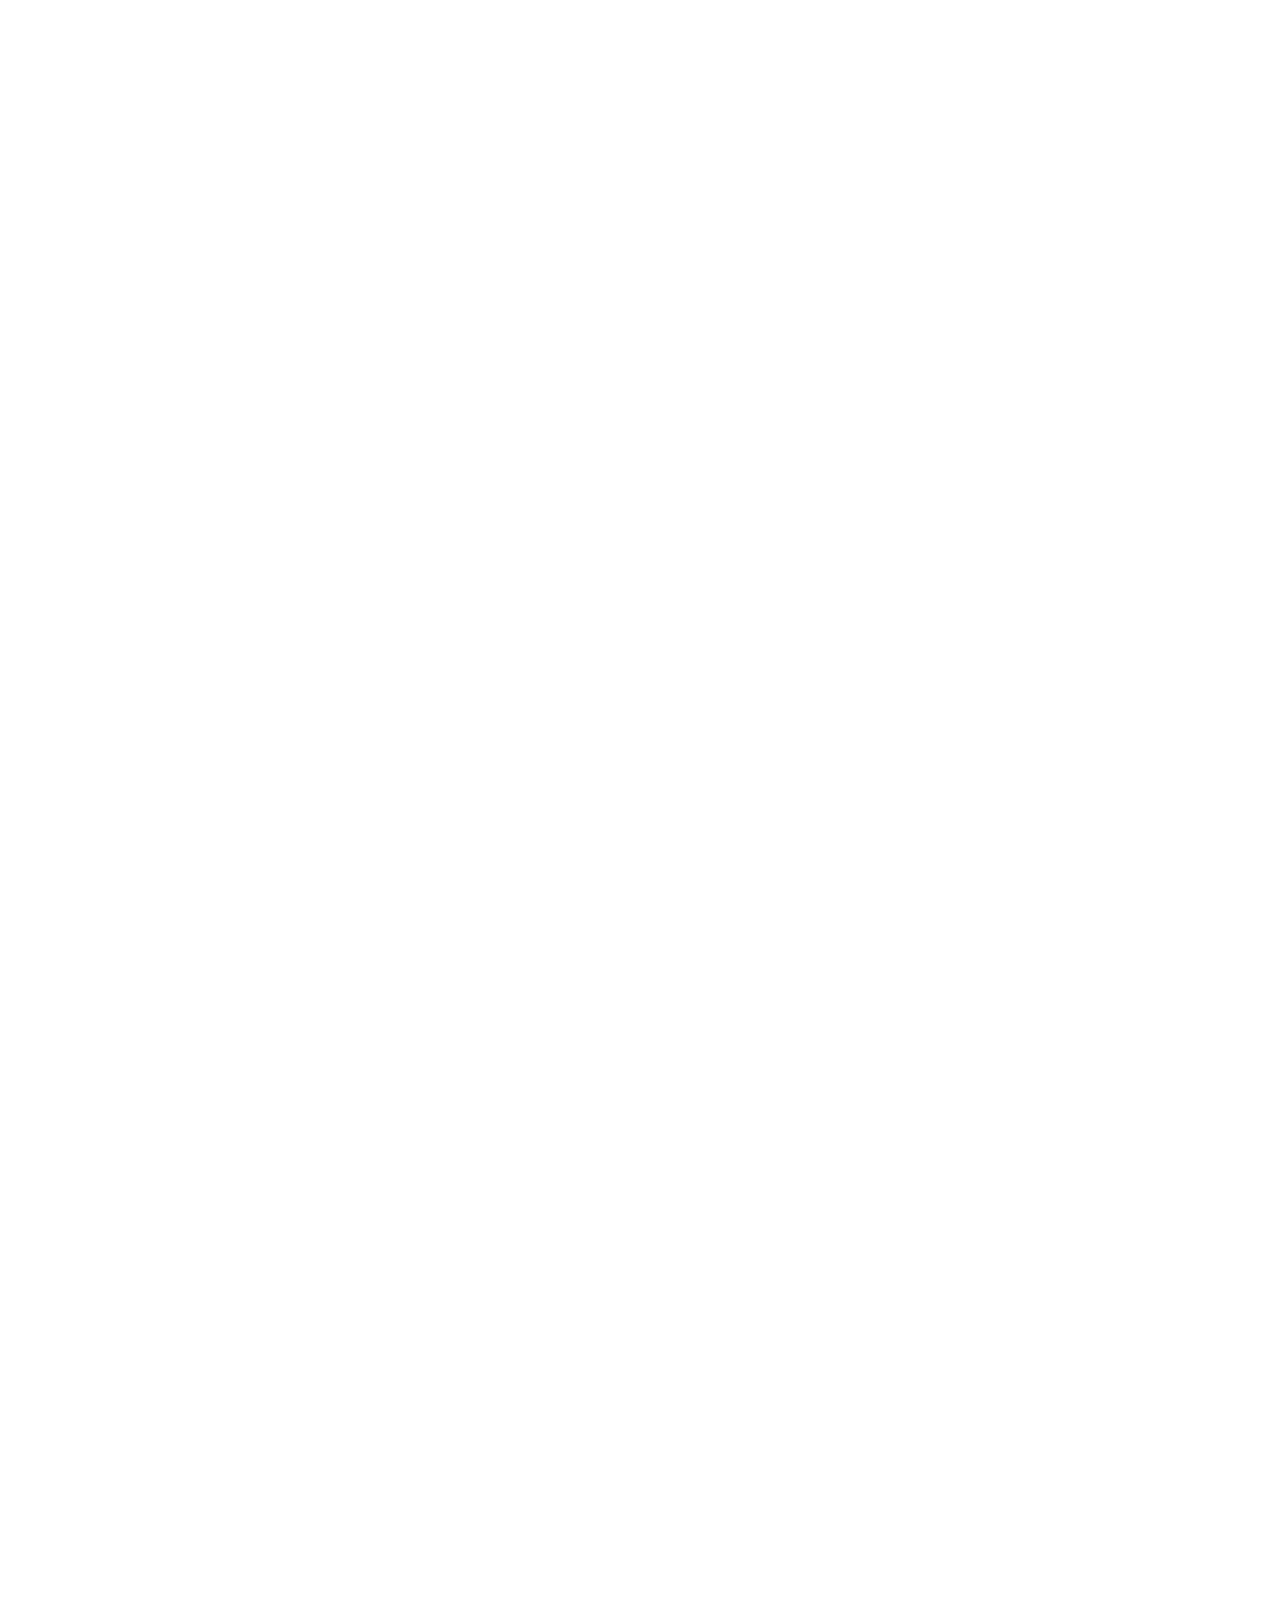
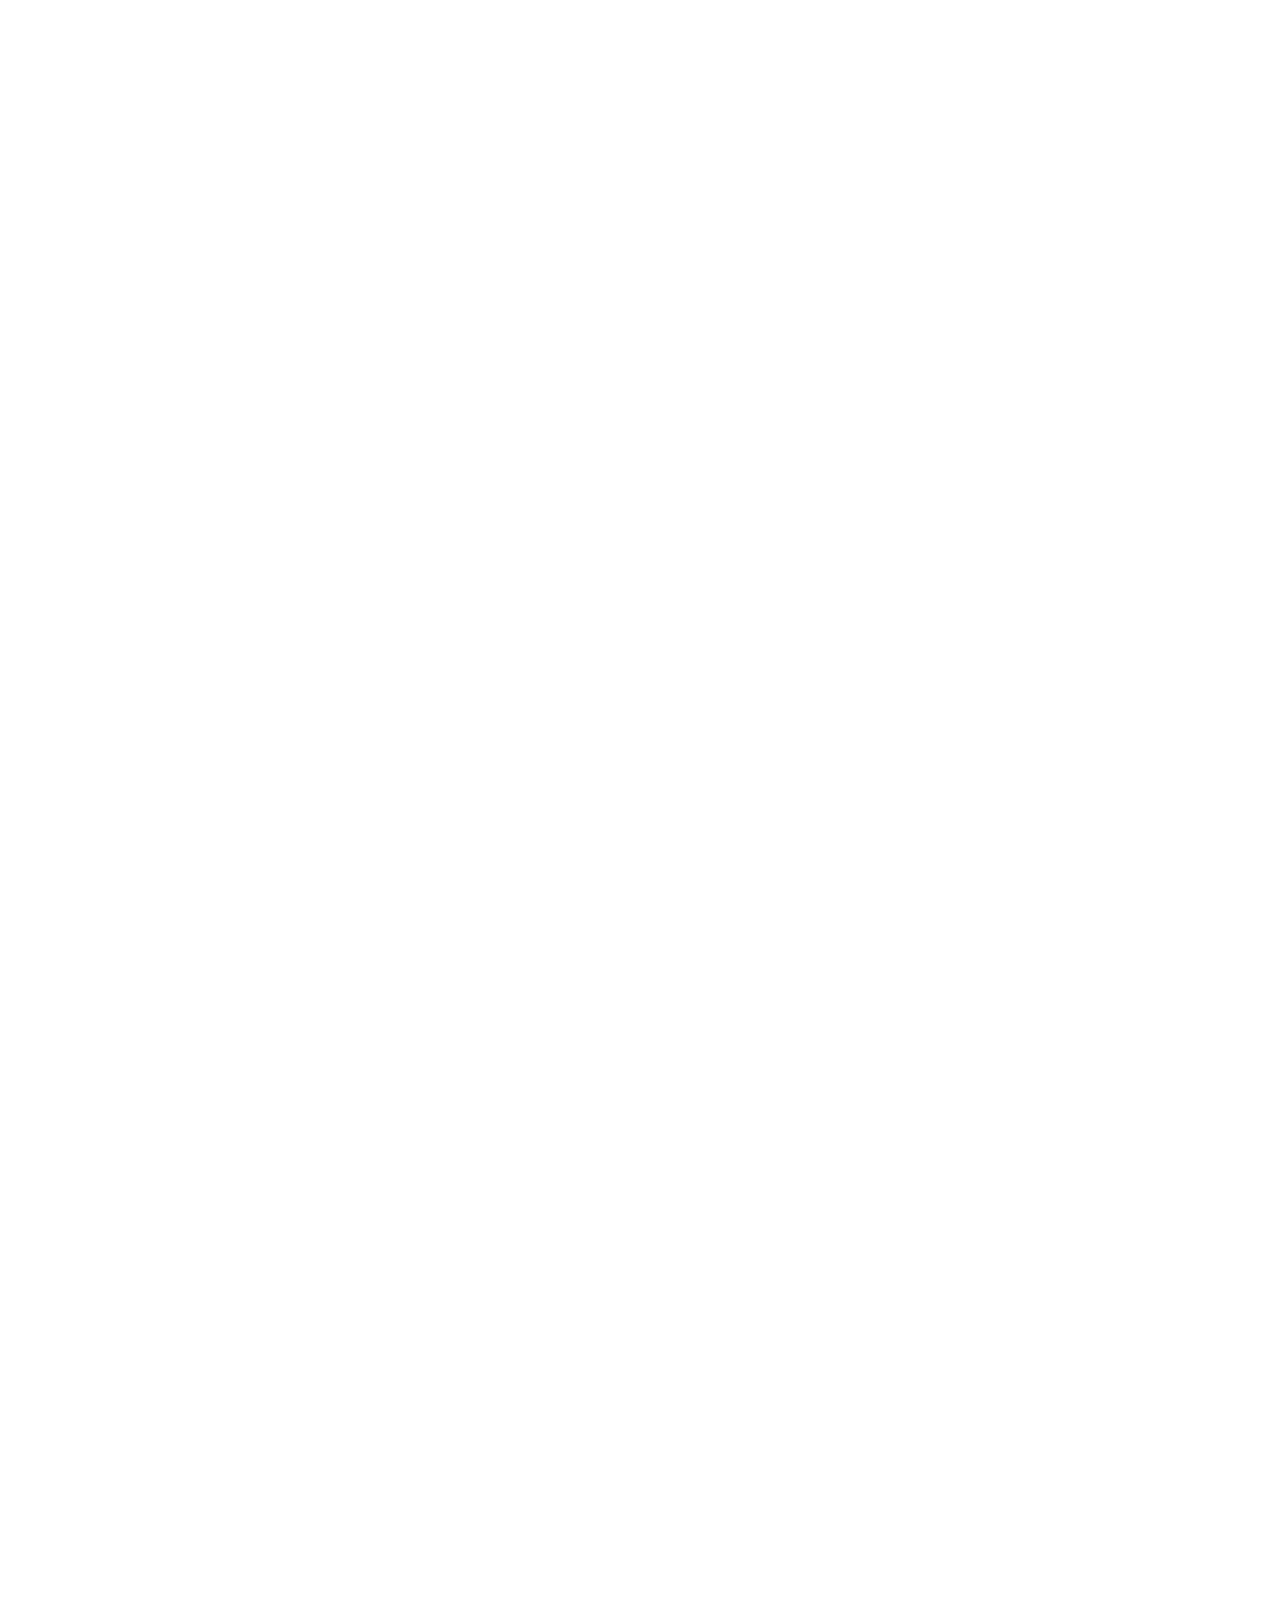
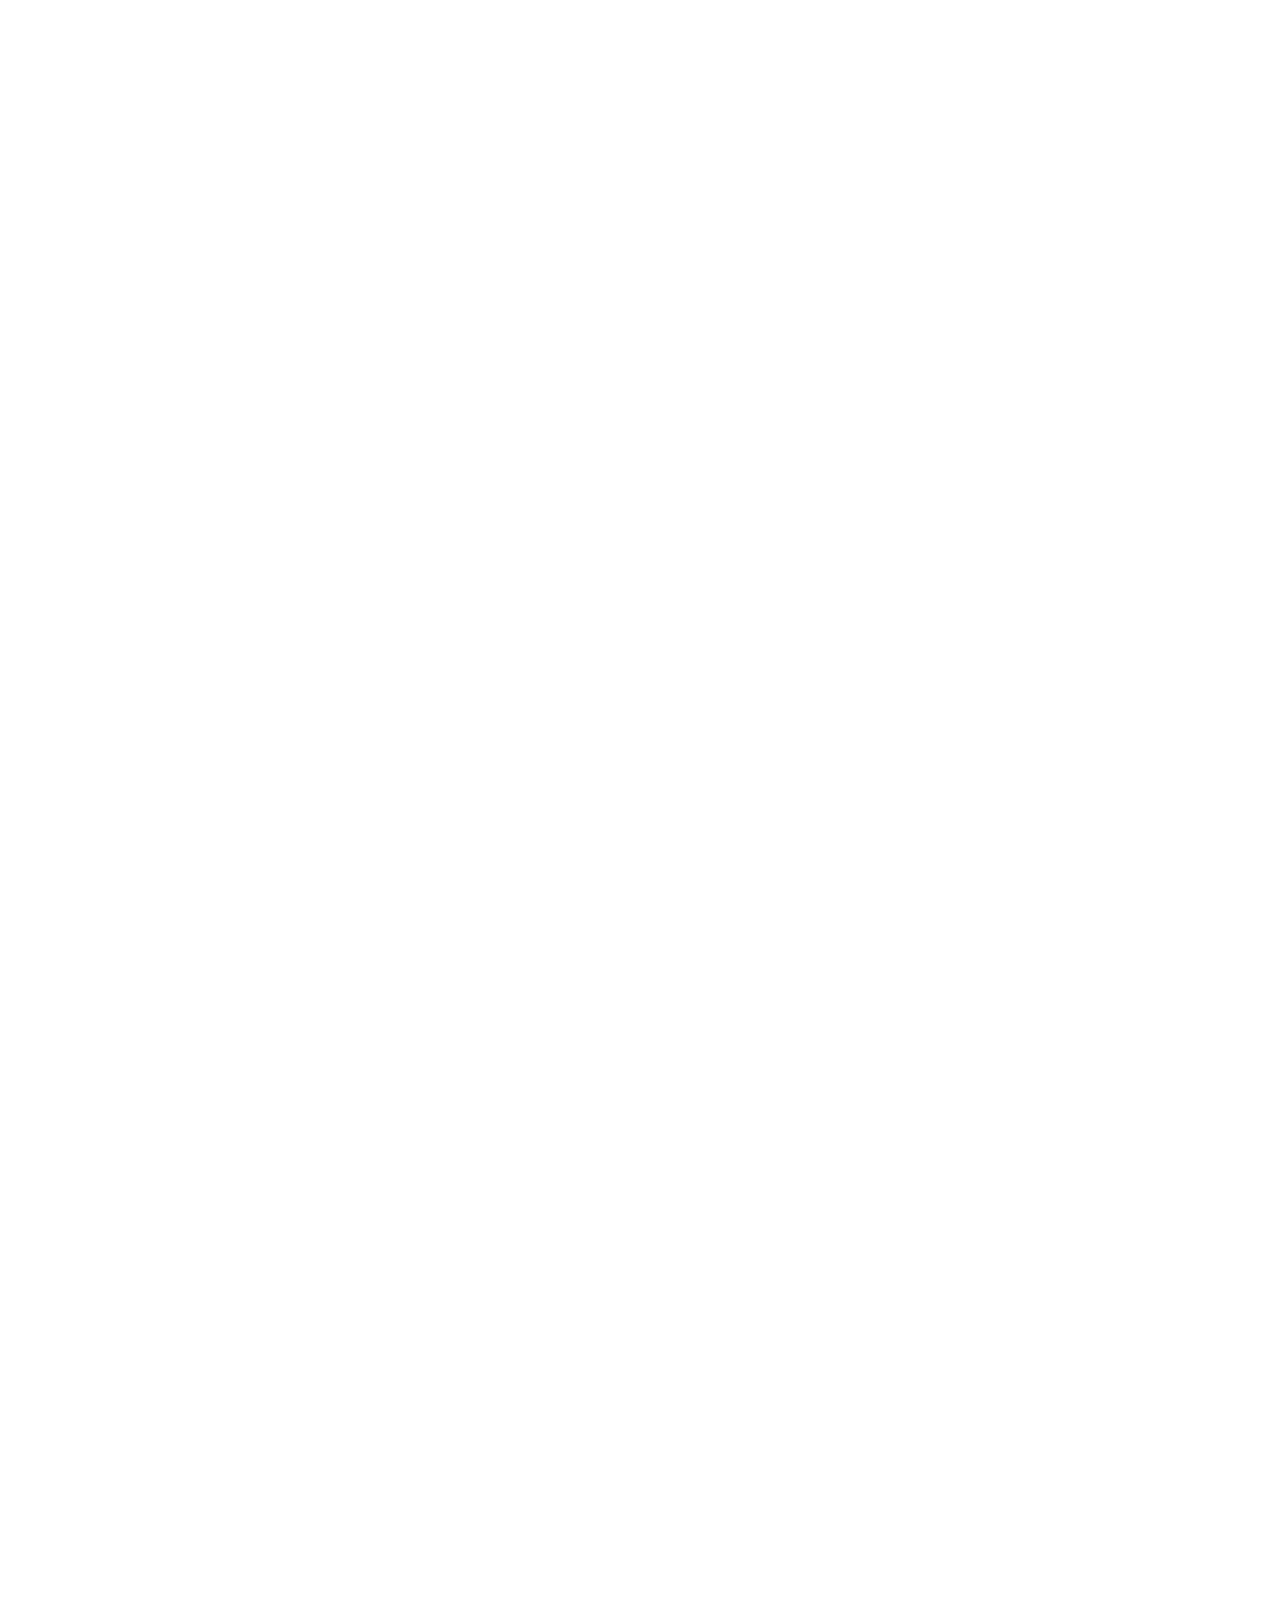
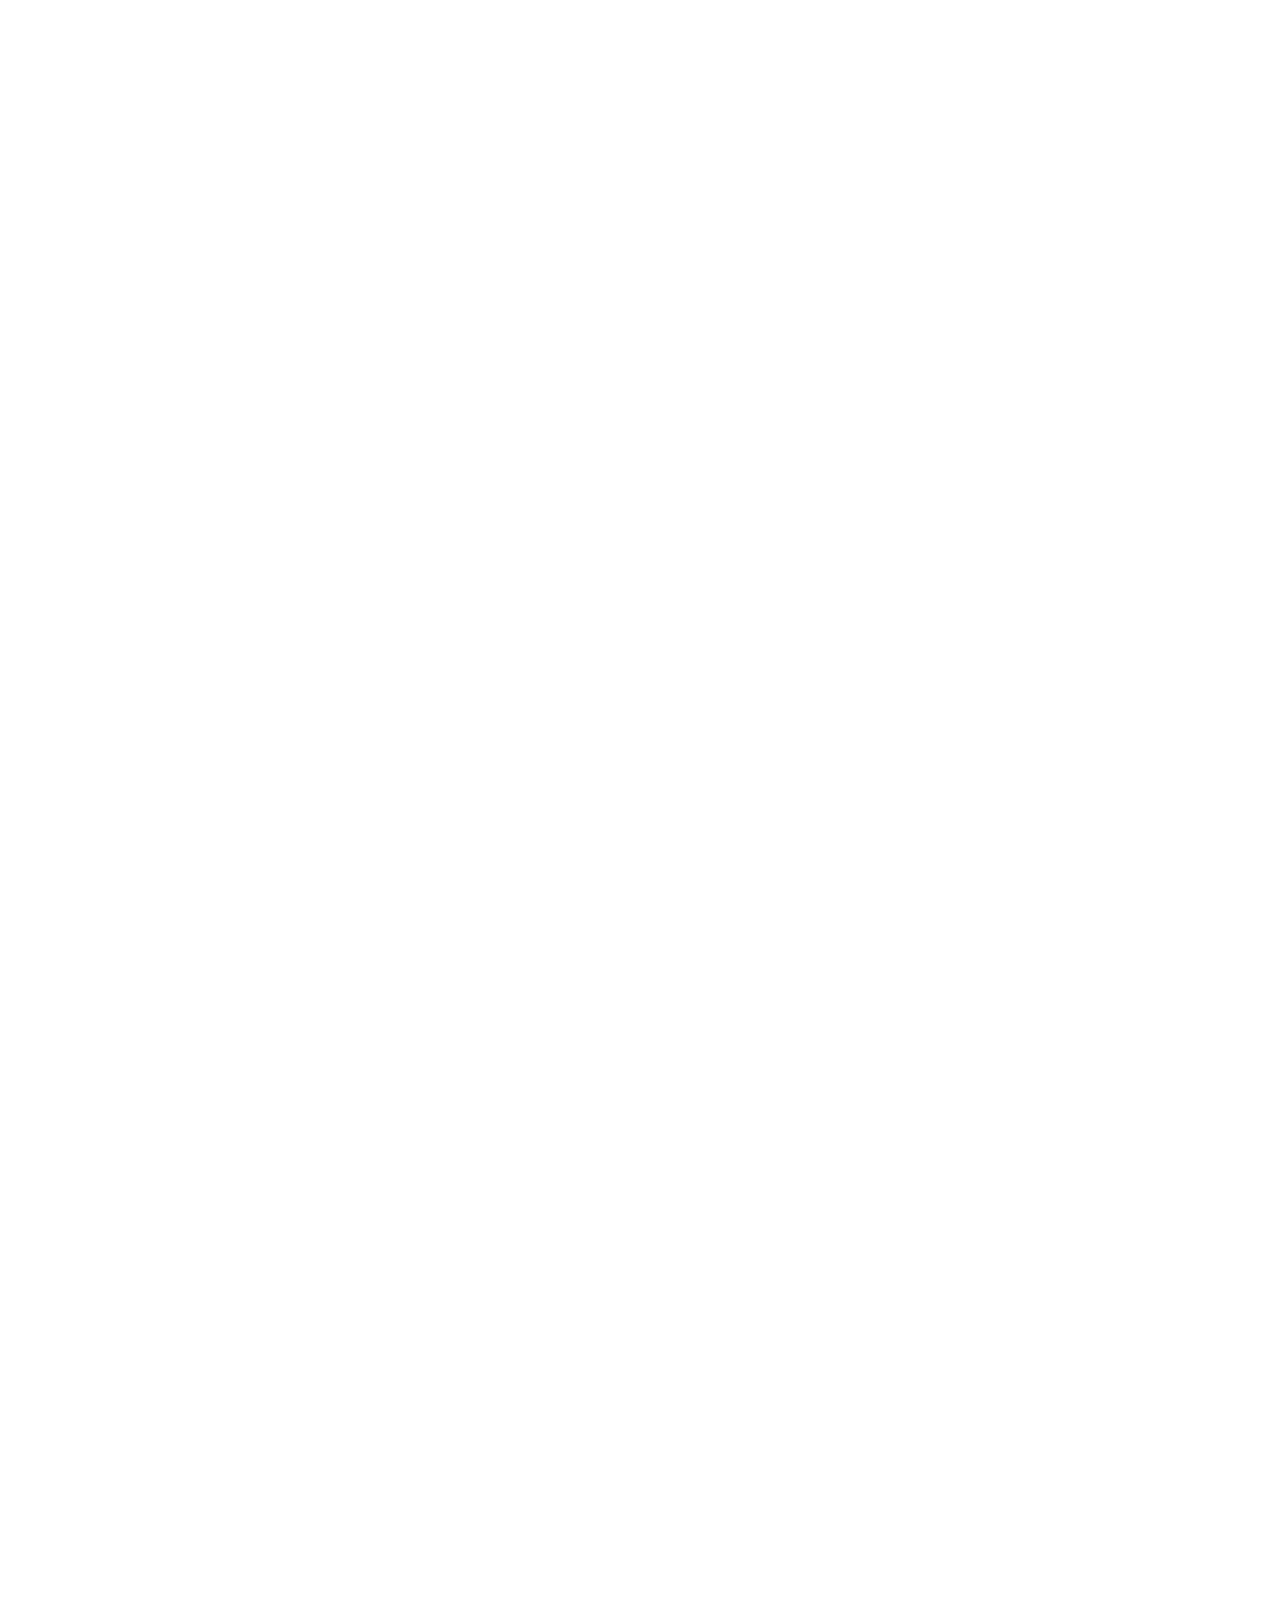
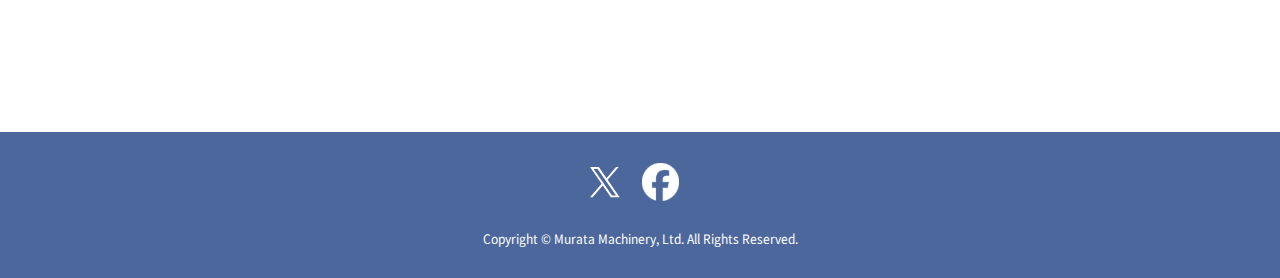
<file: history/index.html>
<!DOCTYPE html>
<html lang="ja">

<head>
    <meta charset="UTF-8">
    <!-- GA,GTM -->
    <script>(function (w, d, s, l, i) { w[l] = w[l] || []; w[l].push({ 'gtm.start': new Date().getTime(), event: 'gtm.js' }); var f = d.getElementsByTagName(s)[0], j = d.createElement(s), dl = l != 'dataLayer' ? '&l=' + l : ''; j.async = true; j.src = 'https://www.googletagmanager.com/gtm.js?id=' + i + dl; f.parentNode.insertBefore(j, f); })(window, document, 'script', 'dataLayer', 'GTM-5CWK9Q5J');</script>
    <!-- /GA,GTM -->
    <meta http-equiv="X-UA-Compatible" content="IE=edge">
    <meta name="viewport" content="width=device-width, initial-scale=1.0">
    <title>全国女子駅伝・挑戦の軌跡 | 革新の分岐点 - ムラテック 村田機械</title>
    <meta name="description" content="村田機械が全国女子駅伝の協賛を開始したのは、1989年の第７回大会。以来35年間、村田機械は女子駅伝を応援し続けています。このページでは全国女子駅伝の軌跡をご紹介します。">
    <meta name="viewport" content="width=device-width,initial-scale=1.0">
    <meta name="format-detection" content="telephone=no">
    <meta property="og:url" content="https://media.paramount.co.jp/">
    <meta property="og:type" content="website">
    <meta property="og:title" content="全国女子駅伝・挑戦の軌跡">
    <meta property="og:image" content="https://www.muratec.jp/company/communication/assets/img/ogp.png">
    <meta property="og:description" content="村田機械が全国女子駅伝の協賛を開始したのは、1989年の第７回大会。以来35年間、村田機械は女子駅伝を応援し続けています。このページでは全国女子駅伝の軌跡をご紹介します。">
    <meta property="og:site_name" content="村田機械">
    <link rel="preload" href="../assets/css/common.css" as="style" />
    <link rel="preload" href="../assets/js/history.js" as="script" />
    <link rel="stylesheet" href="../assets/css/common.css">
    <link rel="canonical" href="https://www.muratec.jp/company/communication/history/">
    <script type="application/ld+json">
        [
          {
            "@context": "http://schema.org",
            "@type": "WebSite",
            "headline": "全国女子駅伝・挑戦の軌跡",
            "description": "村田機械が全国女子駅伝の協賛を開始したのは、1989年の第７回大会。以来35年間、村田機械は女子駅伝を応援し続けています。このページでは全国女子駅伝の軌跡をご紹介します。",
            "mainEntityOfPage": {
              "@type": "WebPage",
              "@id": "https://www.muratec.jp/company/communication/history/"
            },
            "image": {
              "@type": "ImageObject",
              "url": "https://www.muratec.jp/company/communication/assets/img/ogp.png"
            }
          },
          {
            "@context": "http://schema.org",
            "@type": "BreadcrumbList",
            "itemListElement": [
                    {
                        "@type": "ListItem",
                        "position": 1,
                        "item": {
                            "@id": "https://www.muratec.jp/company/communication/",
                            "name": "革新の分岐点 - ムラテック 村田機械"
                        }
                    },
                    {
                        "@type": "ListItem",
                        "position": 2,
                        "item": {
                            "@id": "https://www.muratec.jp/company/communication/history/",
                            "name": "全国女子駅伝・挑戦の軌跡"
                        }
                    }
                ]
            }
        ]
      </script>
</head>

<body class="history">
    <!-- Google Tag Manager (noscript) -->
    <noscript><iframe src="https://www.googletagmanager.com/ns.html?id=GTM-5CWK9Q5J" height="0" width="0" style="display:none;visibility:hidden"></iframe></noscript>
    <!-- End Google Tag Manager (noscript) -->
    <div id="load_area">
        <div class="loading_mv">
            <video id="loading_mv" muted playsinline>
                <source type="video/mp4" id="loading_mp4">
            </video>
        </div>
    </div>
    <div id="conteiner">
        <header>
            <div class="inner">
                <p id="header_logo"><a href="../"><img src="../assets/img/common/logo.svg" alt="革新の分岐点 - ムラテック 村田機械"></a></p>
                <div class="header_btn">
                    <button class="c-hamburger-menu__button">
                        <span class="c-hamburger-menu__button-mark"></span>
                        <span class="c-hamburger-menu__button-mark"></span>
                        <span class="c-hamburger-menu__button-mark"></span>
                    </button>
                </div>
            </div>
            <nav class="header_nav">
                <div class="inner">
                    <ul>
                        <li><a href="../">TOP</a></li>
                        <li><a href="../story/01/">革新の分岐点 Story vol.1</a></li>
                        <li><a href="../story/02/">革新の分岐点 Story vol.2</a></li>
                        <li><a href="../story/03/">革新の分岐点 Story vol.3</a></li>
                        <li><a href="../dialogue/">「革新の分岐点」スペシャル対談</a></li>
                        <li><a href="../history/">全国女子駅伝・挑戦の軌跡</a></li>
                        <li><a href="../sidestory/">レースだけではない、<br>大会のサイド・ストーリー</a></li>
                    </ul>
                </div>
            </nav>
        </header>

        <div id="content_wrap">
            <div id="mainvisual">
                <div class="inner">
                    <div class="text">
                        <h1 id="page_tlt">全国女子駅伝・挑戦の軌跡</h1>
                    </div>
                </div>
            </div>
            <div id="read_area">
                <div class="inner">
                    <p>村田機械が全国女子駅伝の協賛を開始したのは、1989年の第７回大会。<br>以来35年間、村田機械は女子駅伝を応援し続けています。</p>
                    <p class="note">（ポスターをクリックすると写真が見られます。※一部表示されない大会があります。）</p>
                </div>
            </div>
            <div id="history">
                <div id="history01" class="inner js-scTrigger">
                    <h2 class="headline">
                        第42回大会
                    </h2>
                    <div class="poster ">
                        <button class="modal_btn" data-year="42"><img src="../assets/img/history/42/poster.jpg" alt="第42回大会"></button>
                    </div>
                </div>
                <div id="history02" class="inner js-scTrigger">
                    <h2 class="headline">
                        第31回大会〜第41回大会
                    </h2>
                    <div class="posters">
                        <div class="swiper swiper-4">
                            <div class="swiper-wrapper">
                                <div class="swiper-slide poster">
                                    <button class="modal_btn" data-year="41"><img src="../assets/img/history/41/poster.jpg" alt="第41回大会"></button>
                                </div>
                                <div class="swiper-slide poster">
                                    <button class="modal_btn" data-year="40"><img src="../assets/img/history/40/poster.jpg" alt="第40回大会"></button>
                                </div>
                                <div class="swiper-slide poster">
                                    <button class="modal_btn" data-year="38"><img src="../assets/img/history/38/poster.jpg" alt="第38回大会"></button>
                                </div>
                                <div class="swiper-slide poster">
                                    <button class="modal_btn" data-year="37"><img src="../assets/img/history/37/poster.jpg" alt="第37回大会"></button>
                                </div>
                                <div class="swiper-slide poster">
                                    <button class="modal_btn" data-year="36"><img src="../assets/img/history/36/poster.jpg" alt="第36回大会"></button>
                                </div>
                                <div class="swiper-slide poster">
                                    <button class="modal_btn" data-year="35"><img src="../assets/img/history/35/poster.jpg" alt="第35回大会"></button>
                                </div>
                                <div class="swiper-slide poster">
                                    <button class="modal_btn" data-year="34"><img src="../assets/img/history/34/poster.jpg" alt="第34回大会"></button>
                                </div>
                                <div class="swiper-slide poster">
                                    <button class="modal_btn" data-year="33"><img src="../assets/img/history/33/poster.jpg" alt="第33回大会"></button>
                                </div>
                                <div class="swiper-slide poster">
                                    <button class="modal_btn" data-year="32"><img src="../assets/img/history/32/poster.jpg" alt="第32回大会"></button>
                                </div>
                                <div class="swiper-slide poster">
                                    <button class="modal_btn" data-year="31"><img src="../assets/img/history/31/poster.jpg" alt="第31回大会"></button>
                                </div>
                            </div>
                        </div>
                    </div>
                </div>
                <div id="history03" class="inner js-scTrigger">
                    <h2 class="headline">
                        第21回大会〜第30回大会
                    </h2>
                    <div class="posters">
                        <div class="swiper swiper-3">
                            <div class="swiper-wrapper">
                                <div class="swiper-slide poster">
                                    <button class="modal_btn" data-year="30"><img src="../assets/img/history/30/poster.jpg" alt="第30回大会"></button>
                                </div>
                                <div class="swiper-slide poster">
                                    <button class="modal_btn" data-year="29"><img src="../assets/img/history/29/poster.jpg" alt="第29回大会"></button>
                                </div>
                                <div class="swiper-slide poster">
                                    <button class="modal_btn" data-year="28"><img src="../assets/img/history/28/poster.jpg" alt="第28回大会"></button>
                                </div>
                                <div class="swiper-slide poster">
                                    <button class="modal_btn" data-year="27"><img src="../assets/img/history/27/poster.jpg" alt="第27回大会"></button>
                                </div>
                                <div class="swiper-slide poster">
                                    <button class="modal_btn" data-year="26"><img src="../assets/img/history/26/poster.jpg" alt="第26回大会"></button>
                                </div>
                                <div class="swiper-slide poster">
                                    <button class="modal_btn" data-year="25"><img src="../assets/img/history/25/poster.jpg" alt="第25回大会"></button>
                                </div>
                                <div class="swiper-slide poster">
                                    <button class="modal_btn" data-year="24"><img src="../assets/img/history/24/poster.jpg" alt="第24回大会"></button>
                                </div>
                                <div class="swiper-slide poster">
                                    <button class="modal_btn" data-year="23"><img src="../assets/img/history/23/poster.jpg" alt="第23回大会"></button>
                                </div>
                                <div class="swiper-slide poster">
                                    <button class="modal_btn" data-year="22"><img src="../assets/img/history/22/poster.jpg" alt="第22回大会"></button>
                                </div>
                                <div class="swiper-slide poster">
                                    <button class="modal_btn" data-year="21"><img src="../assets/img/history/21/poster.jpg" alt="第21回大会"></button>
                                </div>
                            </div>
                        </div>
                    </div>
                </div>
                <div id="history04" class="inner js-scTrigger">
                    <h2 class="headline">
                        第11回大会〜第20回大会
                    </h2>
                    <div class="posters">
                        <div class="swiper swiper-2">
                            <div class="swiper-wrapper">
                                <div class="swiper-slide poster">
                                    <button class="modal_btn" data-year="20"><img src="../assets/img/history/20/poster.jpg" alt="第20回大会"></button>
                                </div>
                                <div class="swiper-slide poster">
                                    <button class="modal_btn" data-year="19"><img src="../assets/img/history/19/poster.jpg" alt="第19回大会"></button>
                                </div>
                                <div class="swiper-slide poster">
                                    <button class="modal_btn" data-year="18"><img src="../assets/img/history/18/poster.jpg" alt="第18回大会"></button>
                                </div>
                                <div class="swiper-slide poster">
                                    <button class="modal_btn" data-year="17"><img src="../assets/img/history/17/poster.jpg" alt="第17回大会"></button>
                                </div>
                                <div class="swiper-slide poster">
                                    <button class="modal_btn" data-year="16"><img src="../assets/img/history/16/poster.jpg" alt="第16回大会"></button>
                                </div>
                                <div class="swiper-slide poster">
                                    <button class="modal_btn" data-year="15"><img src="../assets/img/history/15/poster.jpg" alt="第15回大会"></button>
                                </div>
                                <div class="swiper-slide poster">
                                    <button class="modal_btn" data-year="14"><img src="../assets/img/history/14/poster.jpg" alt="第14回大会"></button>
                                </div>
                                <div class="swiper-slide poster">
                                    <button class="modal_btn" data-year="13"><img src="../assets/img/history/13/poster.jpg" alt="第13回大会"></button>
                                </div>
                                <div class="swiper-slide poster">
                                    <div><img src="../assets/img/history/12/poster.jpg" alt="第12回大会"></div>
                                </div>
                                <div class="swiper-slide poster">
                                    <div><img src="../assets/img/history/11/poster.jpg" alt="第11回大会"></div>
                                </div>
                            </div>
                        </div>
                    </div>
                </div>
                <div id="history05" class="inner js-scTrigger">
                    <h2 class="headline">
                        第1回大会〜第10回大会
                    </h2>
                    <div class="posters">
                        <div class="swiper swiper-1">
                            <div class="swiper-wrapper">
                                <div class="swiper-slide poster">
                                    <div><img src="../assets/img/history/10/poster.jpg" alt="第10回大会"></div>
                                </div>
                                <div class="swiper-slide poster">
                                    <button class="modal_btn" data-year="9"><img src="../assets/img/history/9/poster.jpg" alt="第9回大会"></button>
                                </div>
                                <div class="swiper-slide poster">
                                    <button class="modal_btn" data-year="8"><img src="../assets/img/history/8/poster.jpg" alt="第8回大会"></button>
                                </div>
                                <div class="swiper-slide poster">
                                    <div><img src="../assets/img/history/7/poster.jpg" alt="第7回大会"></div>
                                </div>
                                <div class="swiper-slide poster">
                                    <div><img src="../assets/img/history/6/poster.jpg" alt="第6回大会"></div>
                                </div>
                                <div class="swiper-slide poster">
                                    <div><img src="../assets/img/history/5/poster.jpg" alt="第5回大会"></div>
                                </div>
                                <div class="swiper-slide poster">
                                    <div><img src="../assets/img/history/4/poster.jpg" alt="第4回大会"></div>
                                </div>
                                <div class="swiper-slide poster">
                                    <div><img src="../assets/img/history/3/poster.jpg" alt="第3回大会"></div>
                                </div>
                                <div class="swiper-slide poster">
                                    <div><img src="../assets/img/history/2/poster.jpg" alt="第2回大会"></div>
                                </div>
                                <div class="swiper-slide poster">
                                    <div><img src="../assets/img/history/1/poster.jpg" alt="第1回大会"></div>
                                </div>
                            </div>
                        </div>
                    </div>
                </div>
            </div>
            <div id="back_area">
                <div class="inner">
                    <p class="back_btn js-scTrigger"><a href="../">HOMEに戻る</a></p>
                </div>
            </div>
        </div>

        <footer>
            <div class="footer_nav">
                <div class="inner">
                    <ul class="sns">
                        <li><a href="https://twitter.com/muratec_jp" target="_blank"><img src="../assets/img/common/icon_x.svg" alt="X"></a></li>
                        <li><a href="https://www.facebook.com/muratec.jp" target="_blank"><img src="../assets/img/common/icon_fb.svg" alt="facebook"></a></li>
                    </ul>
                    <p id="copyright">Copyright © Murata Machinery, Ltd. All Rights Reserved.</p>
                </div>
            </div>
        </footer>
        <button id="page_top"><img src="../assets/img/common/page_top.svg" alt="ページの先頭へ"></button>
    </div>
    <div id="modal_area"></div>
    <script src="https://code.jquery.com/jquery-3.7.1.min.js" integrity="sha256-/JqT3SQfawRcv/BIHPThkBvs0OEvtFFmqPF/lYI/Cxo=" crossorigin="anonymous"></script>
    <script type="text/javascript" src="../assets/js/core.js"></script>
    <script type="text/javascript" src="../assets/js/history.js"></script>
    <script>

    </script>
</body>

</html>
</file>
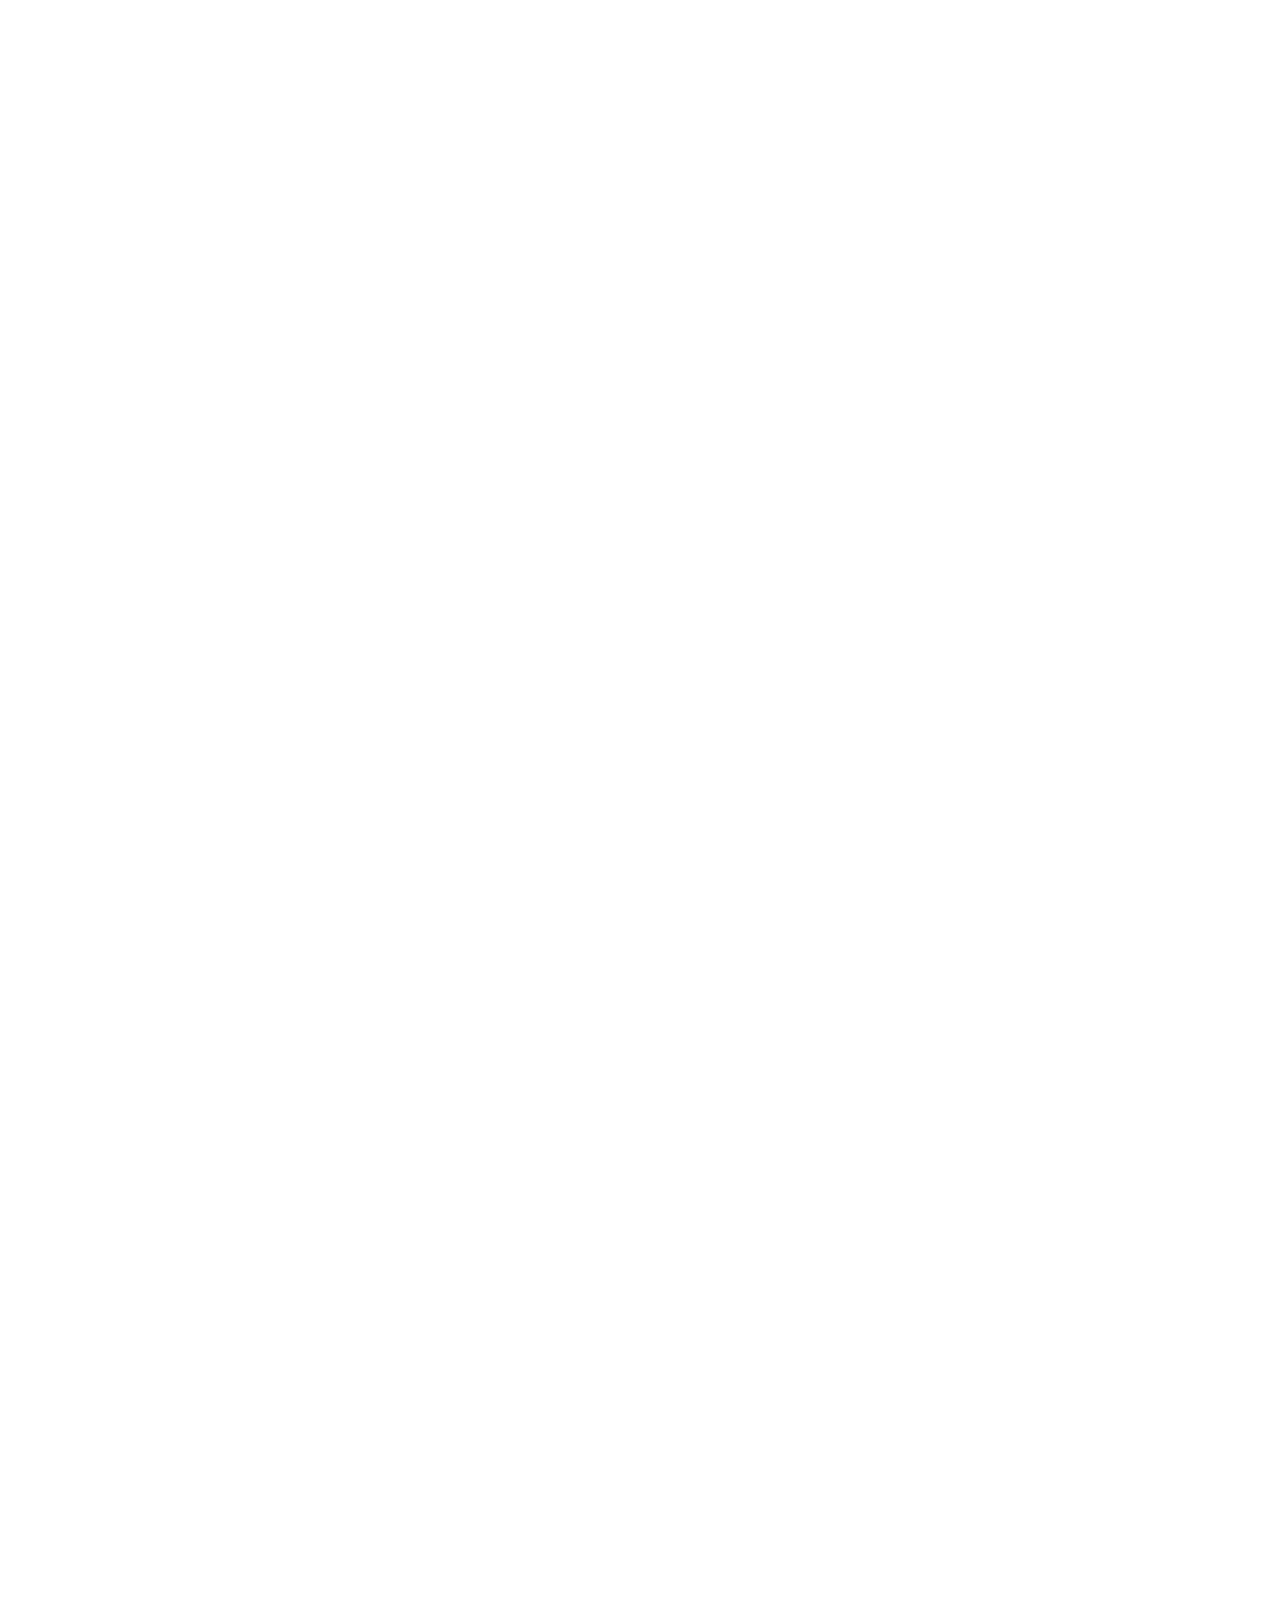
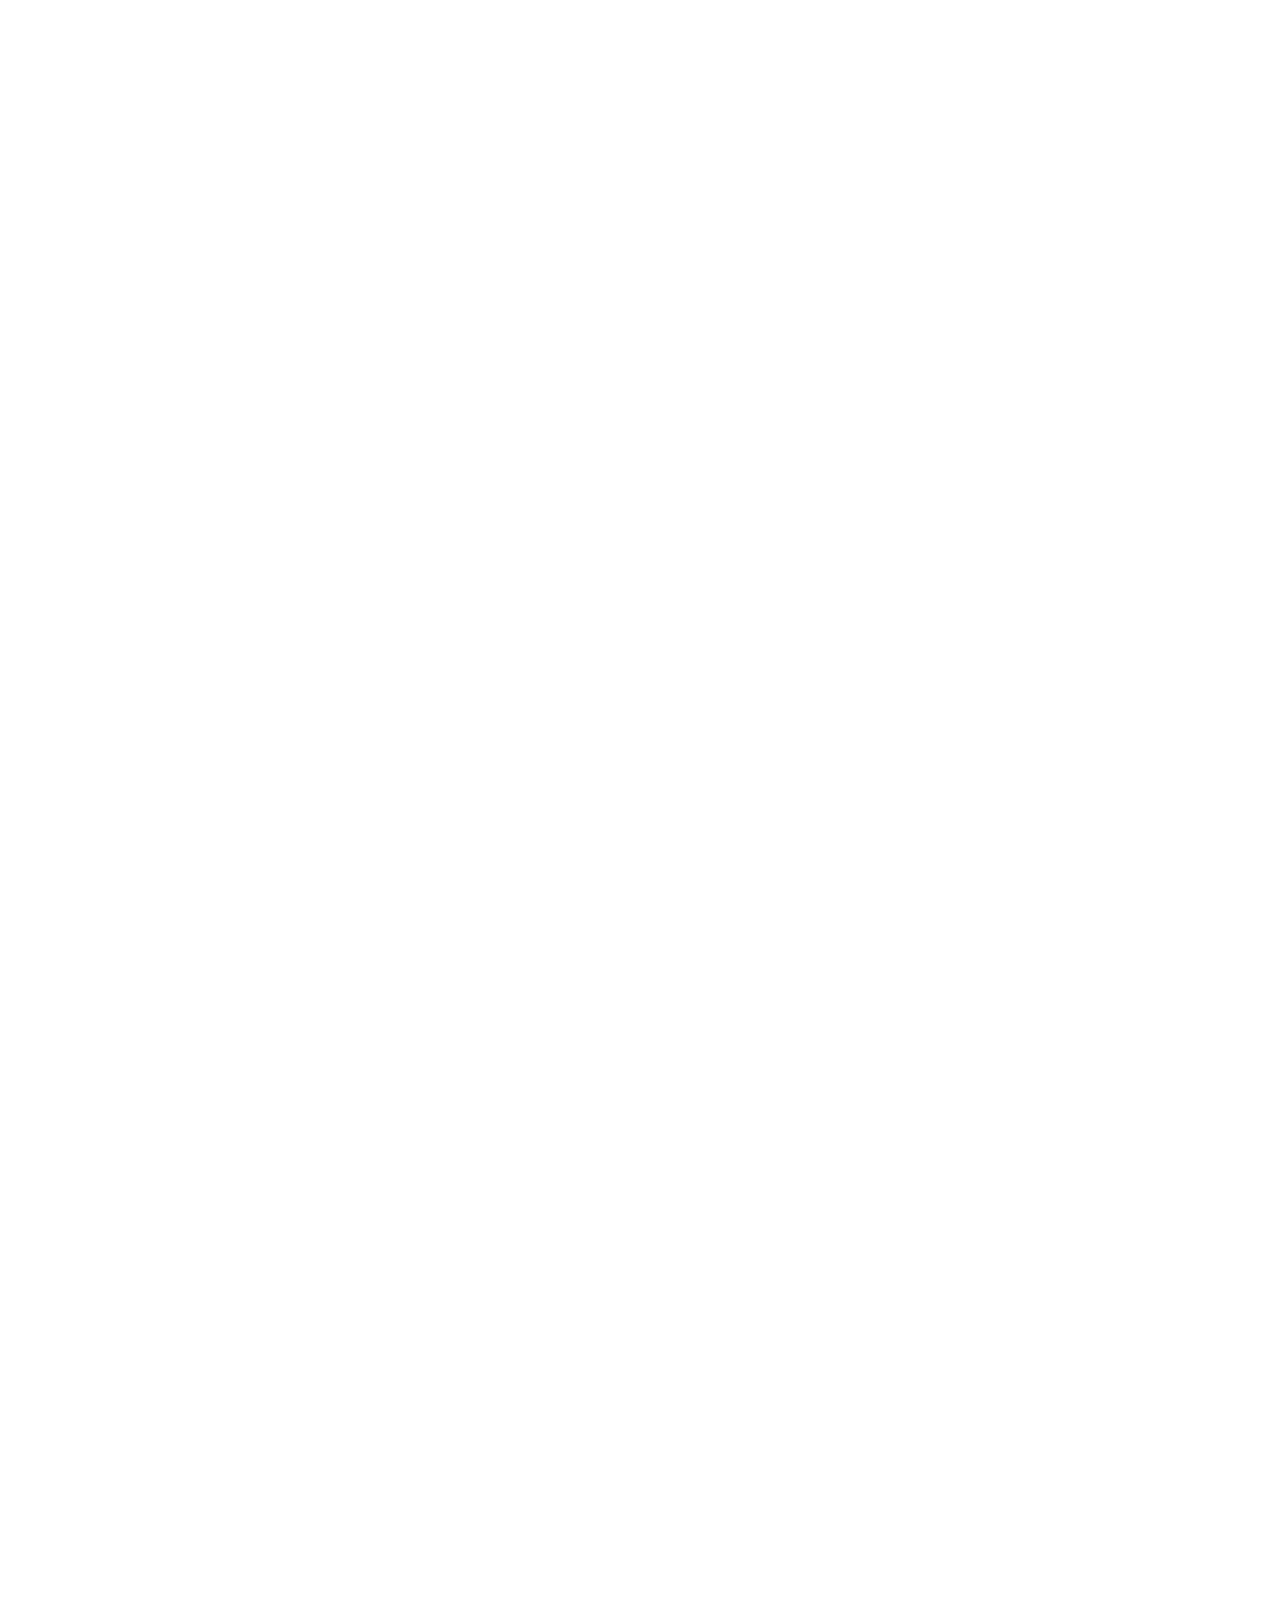
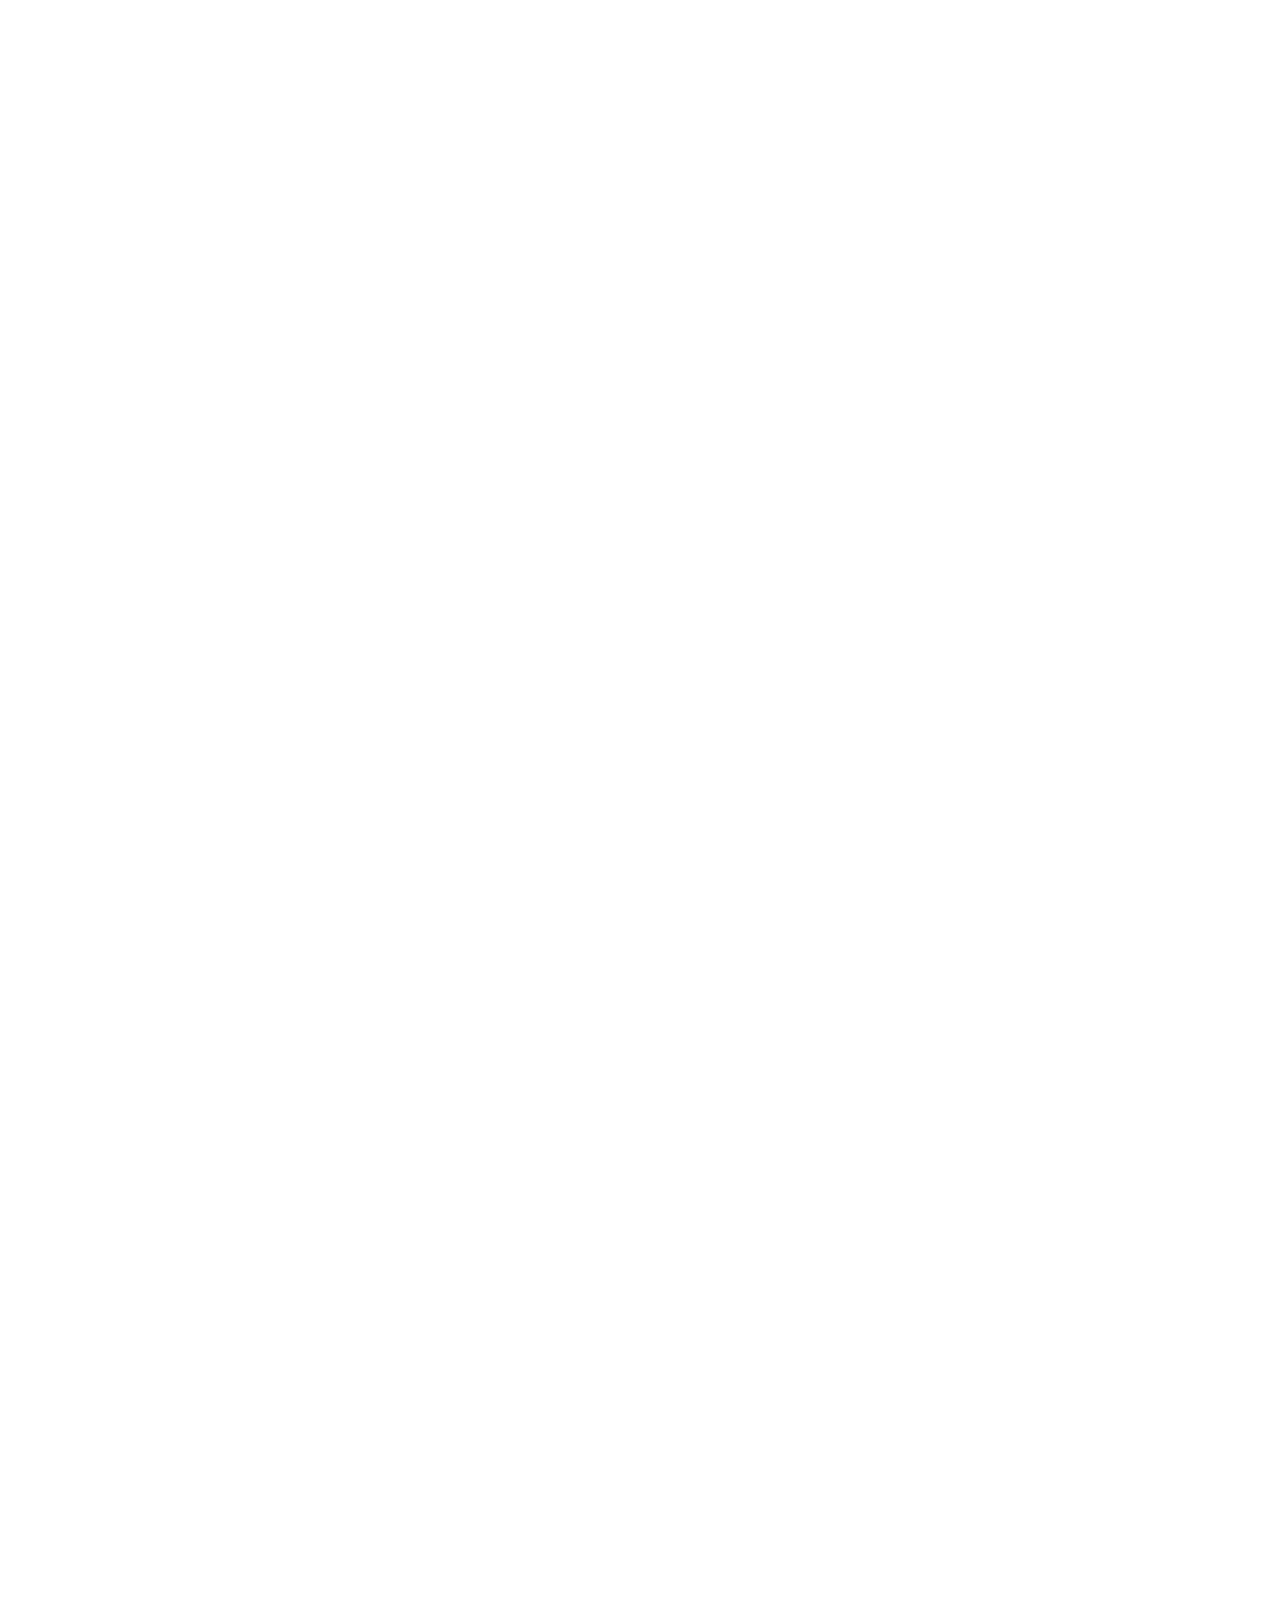
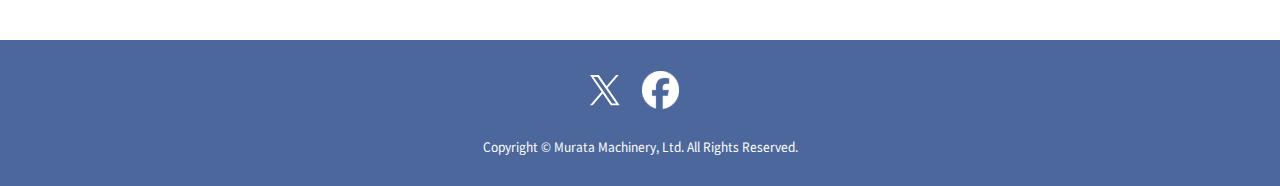
<file: sidestory/index.html>
<!DOCTYPE html>
<html lang="ja">
	<head>
		<meta charset="UTF-8" />
		<!-- GA,GTM -->
		<script>
			(function (w, d, s, l, i) {
				w[l] = w[l] || [];
				w[l].push({ "gtm.start": new Date().getTime(), event: "gtm.js" });
				var f = d.getElementsByTagName(s)[0],
					j = d.createElement(s),
					dl = l != "dataLayer" ? "&l=" + l : "";
				j.async = true;
				j.src = "https://www.googletagmanager.com/gtm.js?id=" + i + dl;
				f.parentNode.insertBefore(j, f);
			})(window, document, "script", "dataLayer", "GTM-5CWK9Q5J");
		</script>
		<!-- /GA,GTM -->
		<meta http-equiv="X-UA-Compatible" content="IE=edge" />
		<meta name="viewport" content="width=device-width, initial-scale=1.0" />
		<title>レースだけではない、大会のサイド・ストーリー | 革新の分岐点 - ムラテック 村田機械</title>
		<meta name="description" content="コースを力走する選手たちや沿道の応援、テレビに映る表舞台とは違う、女子駅伝のサイド・ストーリーをご紹介します。" />
		<meta name="viewport" content="width=device-width,initial-scale=1.0" />
		<meta name="format-detection" content="telephone=no" />
		<meta property="og:url" content="https://www.muratec.jp/company/communication/sidestory/" />
		<meta property="og:type" content="website" />
		<meta property="og:title" content="革新の分岐点 - ムラテック 村田機械" />
		<meta property="og:image" content="https://www.muratec.jp/company/communication/assets/img/ogp.png" />
		<meta property="og:description" content="コースを力走する選手たちや沿道の応援、テレビに映る表舞台とは違う、女子駅伝のサイド・ストーリーをご紹介します。" />
		<meta property="og:site_name" content="村田機械" />
		<link rel="preload" href="../assets/css/common.css" as="style" />
		<link rel="stylesheet" href="../assets/css/common.css" />
		<link rel="canonical" href="https://www.muratec.jp/company/communication/sidestory/" />
		<script type="application/ld+json">
			[
				{
					"@context": "http://schema.org",
					"@type": "WebSite",
					"headline": "革新の分岐点 - ムラテック 村田機械",
					"description": "コースを力走する選手たちや沿道の応援、テレビに映る表舞台とは違う、女子駅伝のサイド・ストーリーをご紹介します。",
					"mainEntityOfPage": {
						"@type": "WebPage",
						"@id": "https://www.muratec.jp/company/communication/"
					},
					"image": {
						"@type": "ImageObject",
						"url": "https://www.muratec.jp/company/communication/assets/img/ogp.png"
					}
				},
				{
					"@context": "http://schema.org",
					"@type": "BreadcrumbList",
					"itemListElement": [
						{
							"@type": "ListItem",
							"position": 1,
							"item": {
								"@id": "https://www.muratec.jp/company/communication/",
								"name": "革新の分岐点 - ムラテック 村田機械"
							}
						},
						{
							"@type": "ListItem",
							"position": 2,
							"item": {
								"@id": "https://www.muratec.jp/company/communication/sidestory/",
								"name": "レースだけではない、大会のサイド・ストーリー"
							}
						}
					]
				}
			]
		</script>
	</head>

	<body class="sidestory">
		<!-- Google Tag Manager (noscript) -->
		<noscript><iframe src="https://www.googletagmanager.com/ns.html?id=GTM-5CWK9Q5J" height="0" width="0" style="display: none; visibility: hidden"></iframe></noscript>
		<!-- End Google Tag Manager (noscript) -->
		<div id="load_area">
			<div class="loading_mv">
				<video id="loading_mv" muted playsinline>
					<source type="video/mp4" id="loading_mp4" />
				</video>
			</div>
		</div>
		<div id="conteiner">
			<header>
				<div class="inner">
					<p id="header_logo">
						<a href="../"><img src="../assets/img/common/logo.svg" alt="革新の分岐点 - ムラテック 村田機械" /></a>
					</p>
					<div class="header_btn">
						<button class="c-hamburger-menu__button">
							<span class="c-hamburger-menu__button-mark"></span>
							<span class="c-hamburger-menu__button-mark"></span>
							<span class="c-hamburger-menu__button-mark"></span>
						</button>
					</div>
				</div>
				<nav class="header_nav">
					<div class="inner">
						<ul>
							<li><a href="../">TOP</a></li>
							<li><a href="../story/01/">革新の分岐点 Story vol.1</a></li>
							<li><a href="../story/02/">革新の分岐点 Story vol.2</a></li>
							<li><a href="../story/03/">革新の分岐点 Story vol.3</a></li>
							<li><a href="../dialogue/">「革新の分岐点」スペシャル対談</a></li>
							<li><a href="../history/">全国女子駅伝・挑戦の軌跡</a></li>
							<li>
								<a href="../sidestory/">レースだけではない、<br />大会のサイド・ストーリー</a>
							</li>
							<!--<li><a href="./story/01/">世界で初めて空気の力で<br>糸をつないだマッハスプライサー</a></li>-->
						</ul>
					</div>
				</nav>
			</header>

			<div id="content_wrap">
				<div id="mainvisual">
					<div class="inner">
						<div class="text">
							<h1 id="page_tlt">レースだけではない、<br />大会のサイド・ストーリー</h1>
						</div>
					</div>
				</div>
				<div id="read_area">
					<div class="inner">
						<p>コースを力走する選手たちや沿道の応援、<br />テレビに映る表舞台とは違う、女子駅伝のサイド・ストーリーをご紹介します。</p>
					</div>
				</div>
				<div id="charm">
					<div class="charm01 js-scTrigger">
						<div class="inner">
							<p class="label"><img src="../assets/img/sidesstory/label01.svg" alt="ストーリー01" /></p>
							<h2 class="headline">
								ひとつの駅伝大会を<br class="spbr" /><strong>2400名<span>以上</span></strong
								>が支えている
							</h2>
							<div class="flex_box flex_left">
								<div class="img"><img src="../assets/img/sidesstory/img01.png" alt="" /></div>
								<div class="text">
									<p>全国女子駅伝は、たくさんの人々のご支援やご協力によって競技が成り立っています。</p>
									<p>例えば2023年に開催された第41回大会の大会運営者は、大会役員が228名、審判員が498名、競技をサポートする高校生補助員が285名、さらにボランティア的な立場で運営に協力する自主整理員としてボーイスカウトやその指導者、高校生が818名と、1829名が競技の円滑な運営に尽力しています。</p>
								</div>
							</div>
							<div class="text">
								<p>また支援協力として、京都府警察から545名、陸上自衛隊福知山駐屯地第7普通科連隊から18名、京都府医師会から11名、京都府看護協会から10名、京都市消防局救援隊から3名の皆さまの合計587名が、大会の円滑な運営を支援してくださっています。</p>
								<p>上記以外にも協力企業の皆さまや開催当日のイベントに協力してくださる方々も含めると、さらに多くの方々が全国女子駅伝の円滑な運営と成功にご尽力いただいています。<br />※関係者の人数は第41回大会。</p>
							</div>
						</div>
					</div>
					<div class="charm02 js-scTrigger">
						<div class="inner">
							<p class="label"><img src="../assets/img/sidesstory/label02.svg" alt="ストーリー02" /></p>
							<h2 class="headline"><strong>大雪</strong>がつないだ<br class="spbr" />心のタスキ</h2>
							<div class="flex_box flex_right">
								<div class="img"><img src="../assets/img/sidesstory/img02.png" alt="" /></div>
								<div class="text">
									<p>2024年に第42回大会を迎える全国女子駅伝だけに、記憶に残るさまざまなエピソードがあります。その中でも多くの駅伝ファンの記憶に残る大会が、雪の中で開催された第35回大会です。</p>
									<p>
										前日から降り続いた大雪により、当日の朝には10cmを超える積雪がありました。さすがに大会の開催は難しいかと思われましたが、選手たちは駅伝のスタートを心待ちにしています。大会関係者は皆「選手の皆さんのこれまでの努力を無駄にしたくない。なんとか走らせてあげたい」と大会役員をはじめとする関係者、沿道を整理する予定の高校生補助員、さらには近隣住民の皆さまも懸命にコースの除雪作業に励みました。その結果、レースは予定時刻にスタートし、沿道には例年通り大勢の応援がありました。大会関係者と地域住民の皆さまによる心の一致団結を実感した大会となりました。
									</p>
								</div>
							</div>
						</div>
					</div>
					<div class="charm03 js-scTrigger">
						<div class="inner">
							<p class="label"><img src="../assets/img/sidesstory/label03.svg" alt="ストーリー03" /></p>
							<h2 class="headline"><strong>参加記念品</strong>は<br class="spbr" />京都らしいアイテム</h2>
							<div class="flex_box flex_left">
								<div class="imgs">
									<div class="img"><img src="../assets/img/sidesstory/img03.png" alt="" /></div>
									<div class="img"><img src="../assets/img/sidesstory/img04.png" alt="" /></div>
								</div>
								<div class="text">
									<p>村田機械では、1位から8位までの各チームに「村田機械杯」としてカップを贈呈するとともに、監督とコーチ、選手全員に写真立てを贈呈しています。写真立てを贈呈するのは、若い選手が国内トップクラスの先輩たちと走った大会の思い出を飾ってほしいという想いからです。</p>
									<p>
										また、村田機械は全国女子駅伝に参加した全チームの監督、コーチ、選手全員に参加記念品を贈呈しています。京都での大会を記憶に残してほしいとの想いから京都の伝統工芸品である「京くみひも」の技術を用いた「京くみひも靴紐」を2023年の第41回大会から贈呈しています。このくみ紐は平安装束の重ね着パターン「襲色目（かさねのいろめ）」から、春の装いに使われた「一重梅（ひとえうめ）」の色目である「白」「淡紅」「蘇芳」を女子駅伝のイメージと重ね合わせて表現した大会オリジナルの靴紐です。
									</p>
								</div>
							</div>
							<div class="text"></div>
						</div>
					</div>
					<div class="charm04 js-scTrigger">
						<div class="inner">
							<p class="label"><img src="../assets/img/sidesstory/label04.svg" alt="ストーリー04" /></p>
							<h2 class="headline">駅伝会場で<br class="spbr" /><strong>グルメ争奪戦</strong>が起こる？</h2>
							<div class="flex_box flex_right">
								<div class="img"><img src="../assets/img/sidesstory/img05.png" alt="" /></div>
								<div class="text">
									<p>
										全国女子駅伝の開催日、スタートとフィニッシュ地点となるたけびしスタジアム京都では、さまざまなイベントが行われています。中でも、各県人会の皆さんが郷土料理や物産を販売する「ふるさと屋台村」は、毎年行列ができるほどの人気です。例えば、沖縄県は沖縄そば、大分県は大分中津からあげ、宮崎県は焼酎のお湯割り（いずれも第41回大会実績）などを販売し、観客が各地の名物片手に大型ビジョンを見ながらレースを応援する姿が毎年の風物詩となっています。
									</p>
								</div>
							</div>
							<div class="text">
								<p>
									また、日本中の人気駅弁を販売する「全国駅弁フェア」も、全国女子駅伝当日の名物イベントになっています。コロナ禍のため、しばらく中止されていましたが、いよいよ今回の第42回大会から復活します。以前は駅伝ファンがイベント開始の朝10時に行列を作り、販売開始後に即品切れとなった駅弁もあるそうですので、今回もまた熱い争奪戦が起こるかもしれません。
								</p>
							</div>
						</div>
					</div>
					<div class="charm05 js-scTrigger">
						<div class="inner">
							<p class="label"><img src="../assets/img/sidesstory/label05.svg" alt="ストーリー05" /></p>
							<h2 class="headline">エントリー締切が<br class="spbr" /><strong>大会直前</strong>の理由とは</h2>
							<div class="flex_box flex_left">
								<div class="img"><img src="../assets/img/sidesstory/img06.png" alt="" /></div>
								<div class="text">
									<p>
										選手の参加申し込み締め切りは、レース間近とも言える12月最終月曜日の正午となっています。これは多くの都道府県チームが、中学生の選抜ではエントリー締め切り前週の日曜日に開催される全国中学校駅伝大会の結果を参考にし、高校生の選抜ではエントリー締め切り日前日の日曜日に開催される全国高校駅伝の結果を参考にしているためです。（曜日はその年の暦によります）
									</p>
									<p>ただし、事故や疾病により診断書の提出やオフィシャルドクターの指示を受けた場合は、前日の午前に2名以内に限りエントリーメンバーの変更が認められています。</p>
								</div>
							</div>
							<div class="text">
								<p>正式オーダーは、前日の午後に行われる監督会議の際に提出されます。正式オーダー提出後の選手変更は、レース当日の朝8時45分までに、医師の診断書かオフィシャルドクター診察の上で、補欠選手の中から変更が認められています。ただし、補欠選手を交代する選手の区間に補充することしかできず、区間を変更することは認められていません。</p>
								<p>このように選手のエントリーだけでなく、オーダー提出や変更についても厳密なルールが定められています。</p>
							</div>
						</div>
					</div>
				</div>
				<div id="back_area">
					<div class="inner">
						<p class="back_btn js-scTrigger"><a href="../">HOMEに戻る</a></p>
					</div>
				</div>
			</div>

			<footer>
				<div class="footer_nav">
					<div class="inner">
						<ul class="sns">
							<li>
								<a href="https://twitter.com/muratec_jp" target="_blank"><img src="../assets/img/common/icon_x.svg" alt="X" /></a>
							</li>
							<li>
								<a href="https://www.facebook.com/muratec.jp" target="_blank"><img src="../assets/img/common/icon_fb.svg" alt="facebook" /></a>
							</li>
						</ul>
						<p id="copyright">Copyright © Murata Machinery, Ltd. All Rights Reserved.</p>
					</div>
				</div>
			</footer>
			<button id="page_top"><img src="../assets/img/common/page_top.svg" alt="ページの先頭へ" /></button>
		</div>
		<div id="modal-video" class="close js-modal-video-close">
			<div id="player"></div>
		</div>
		<script src="https://code.jquery.com/jquery-3.7.0.slim.min.js" integrity="sha256-tG5mcZUtJsZvyKAxYLVXrmjKBVLd6VpVccqz/r4ypFE=" crossorigin="anonymous"></script>
		<script type="text/javascript" src="../assets/js/core.js"></script>
	</body>
</html>
</file>
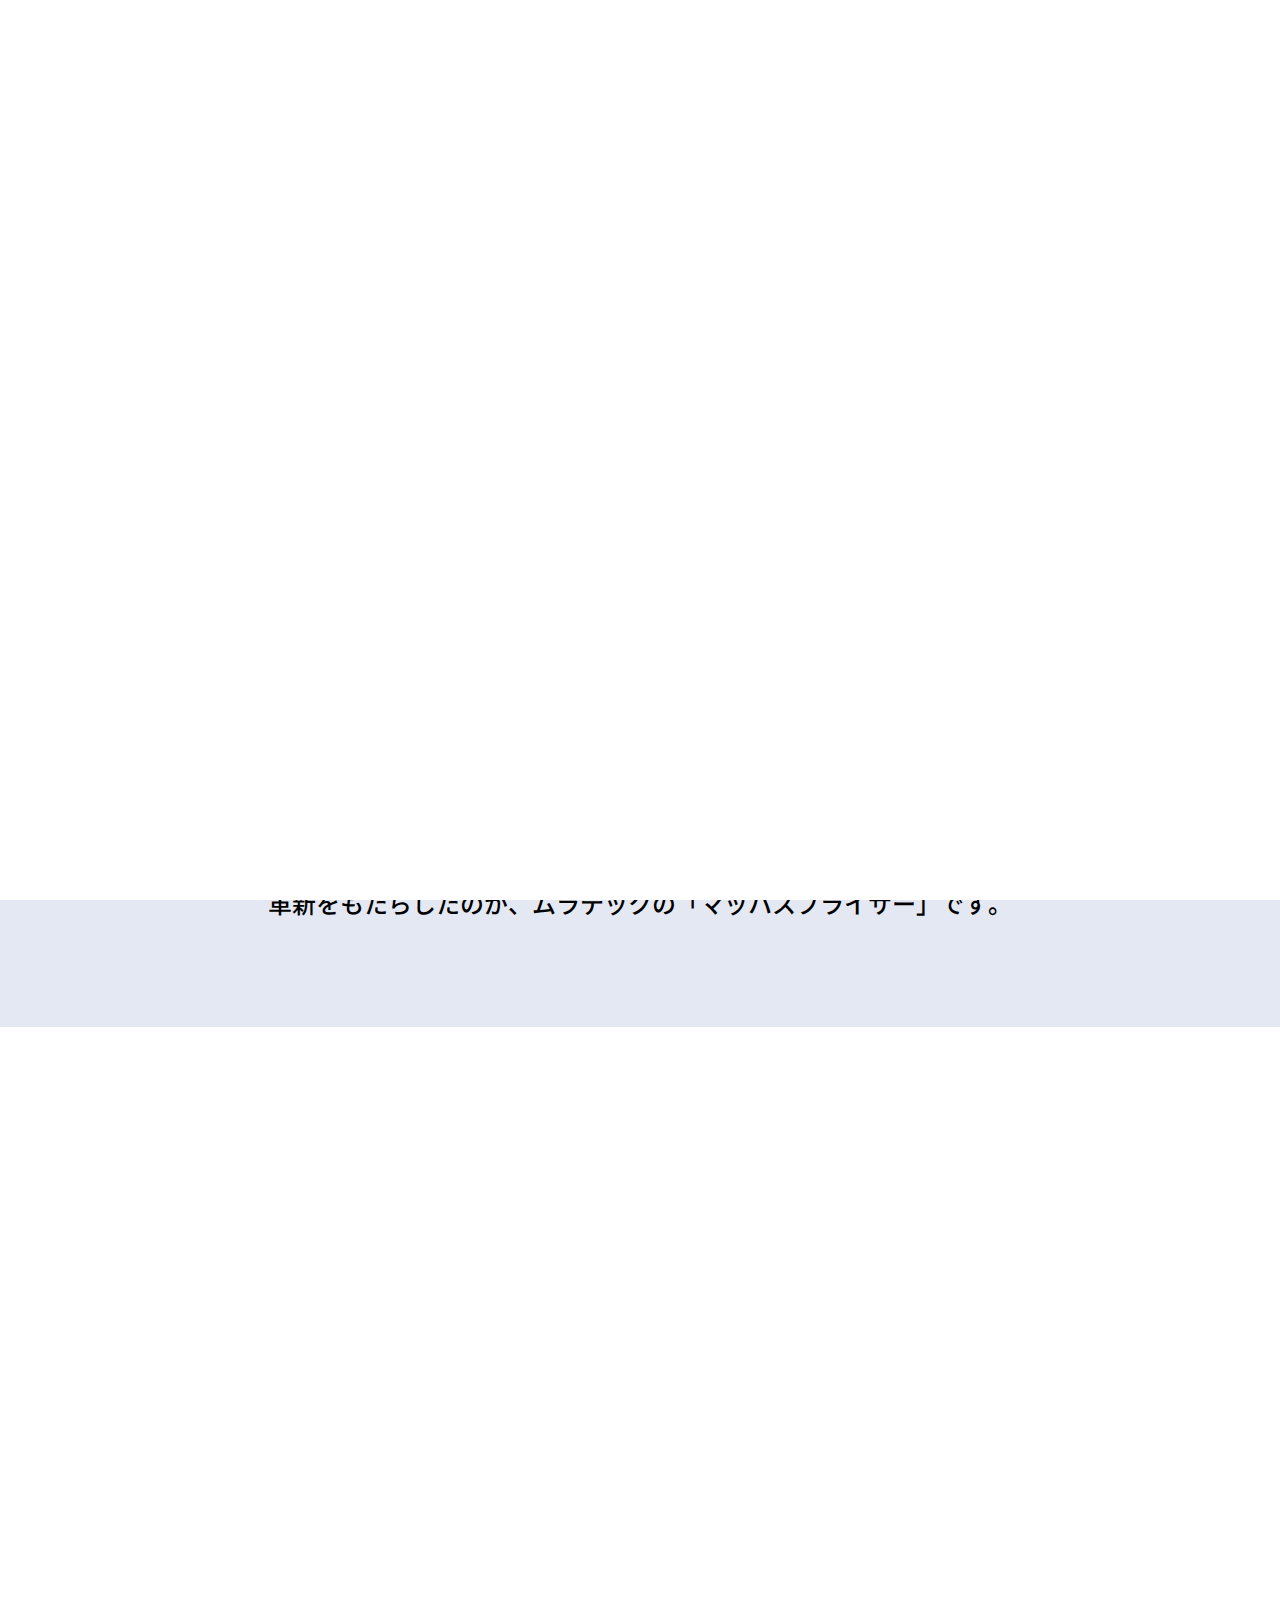
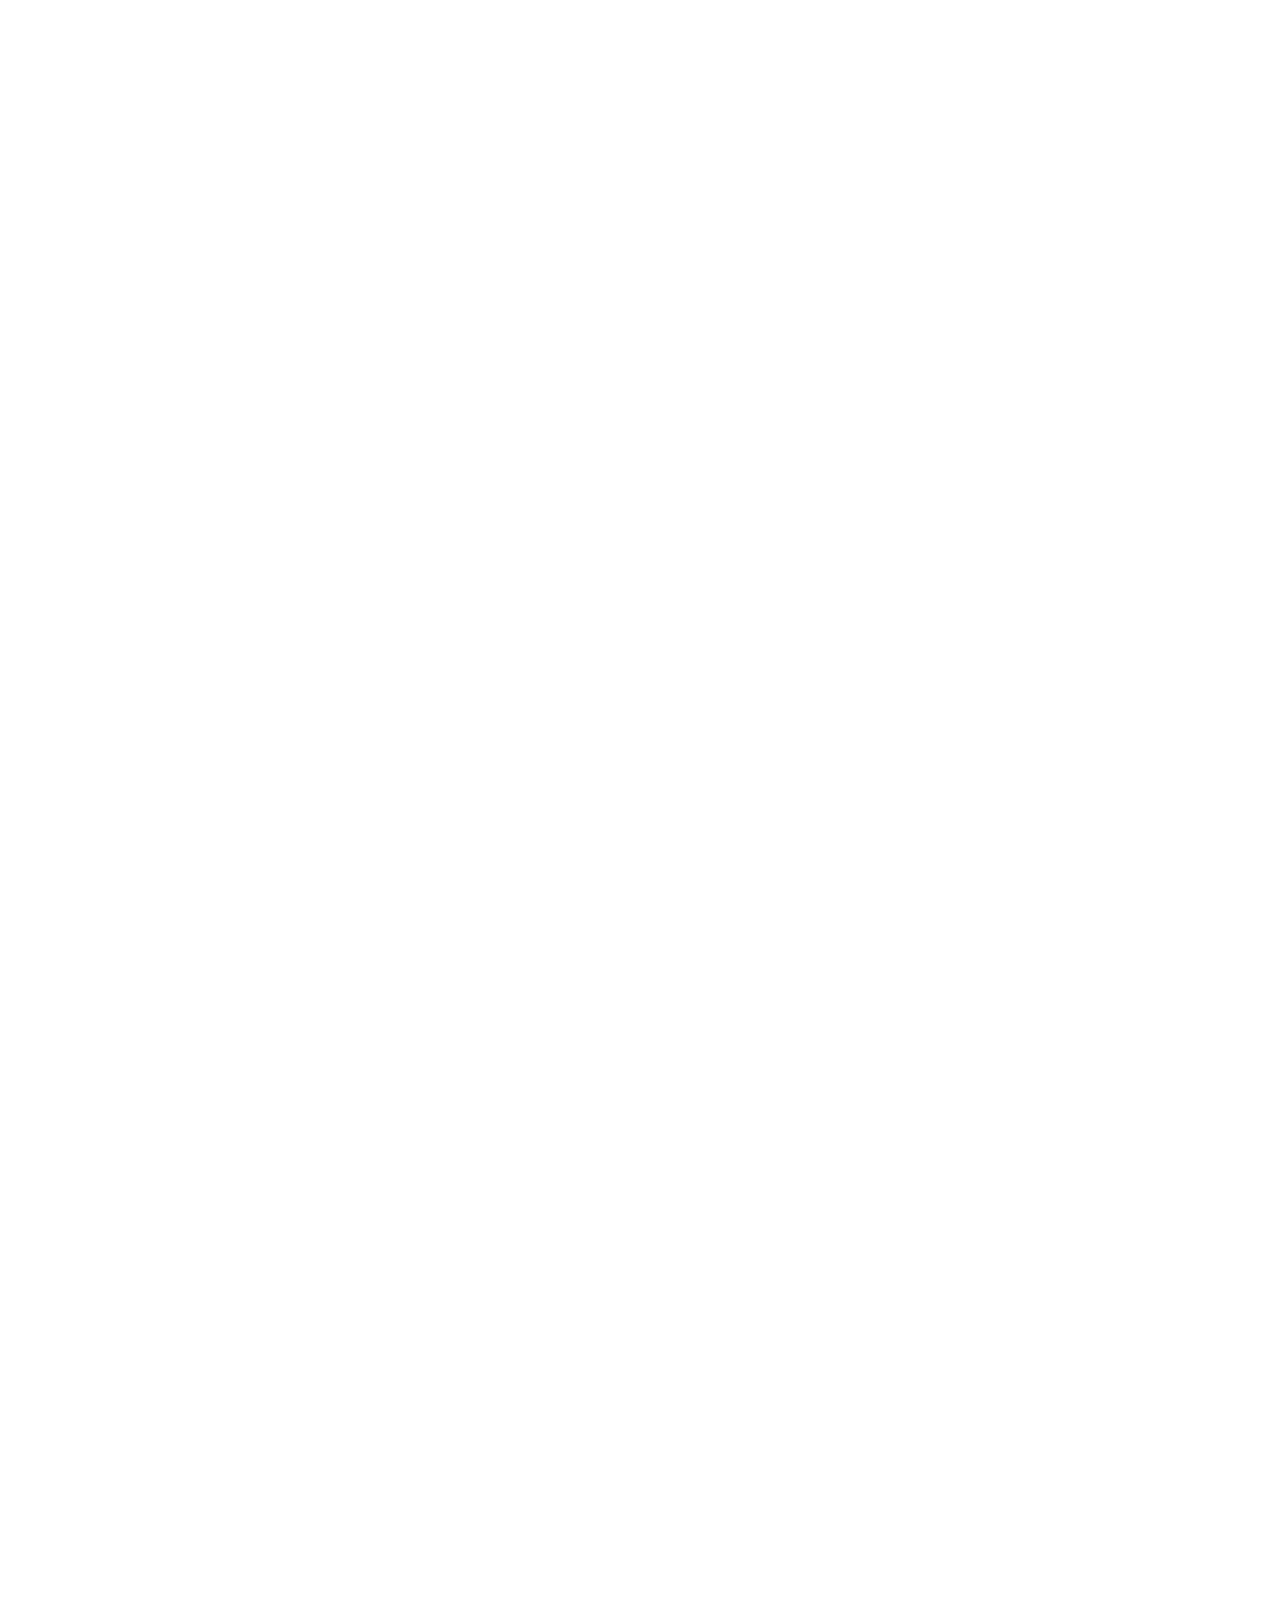
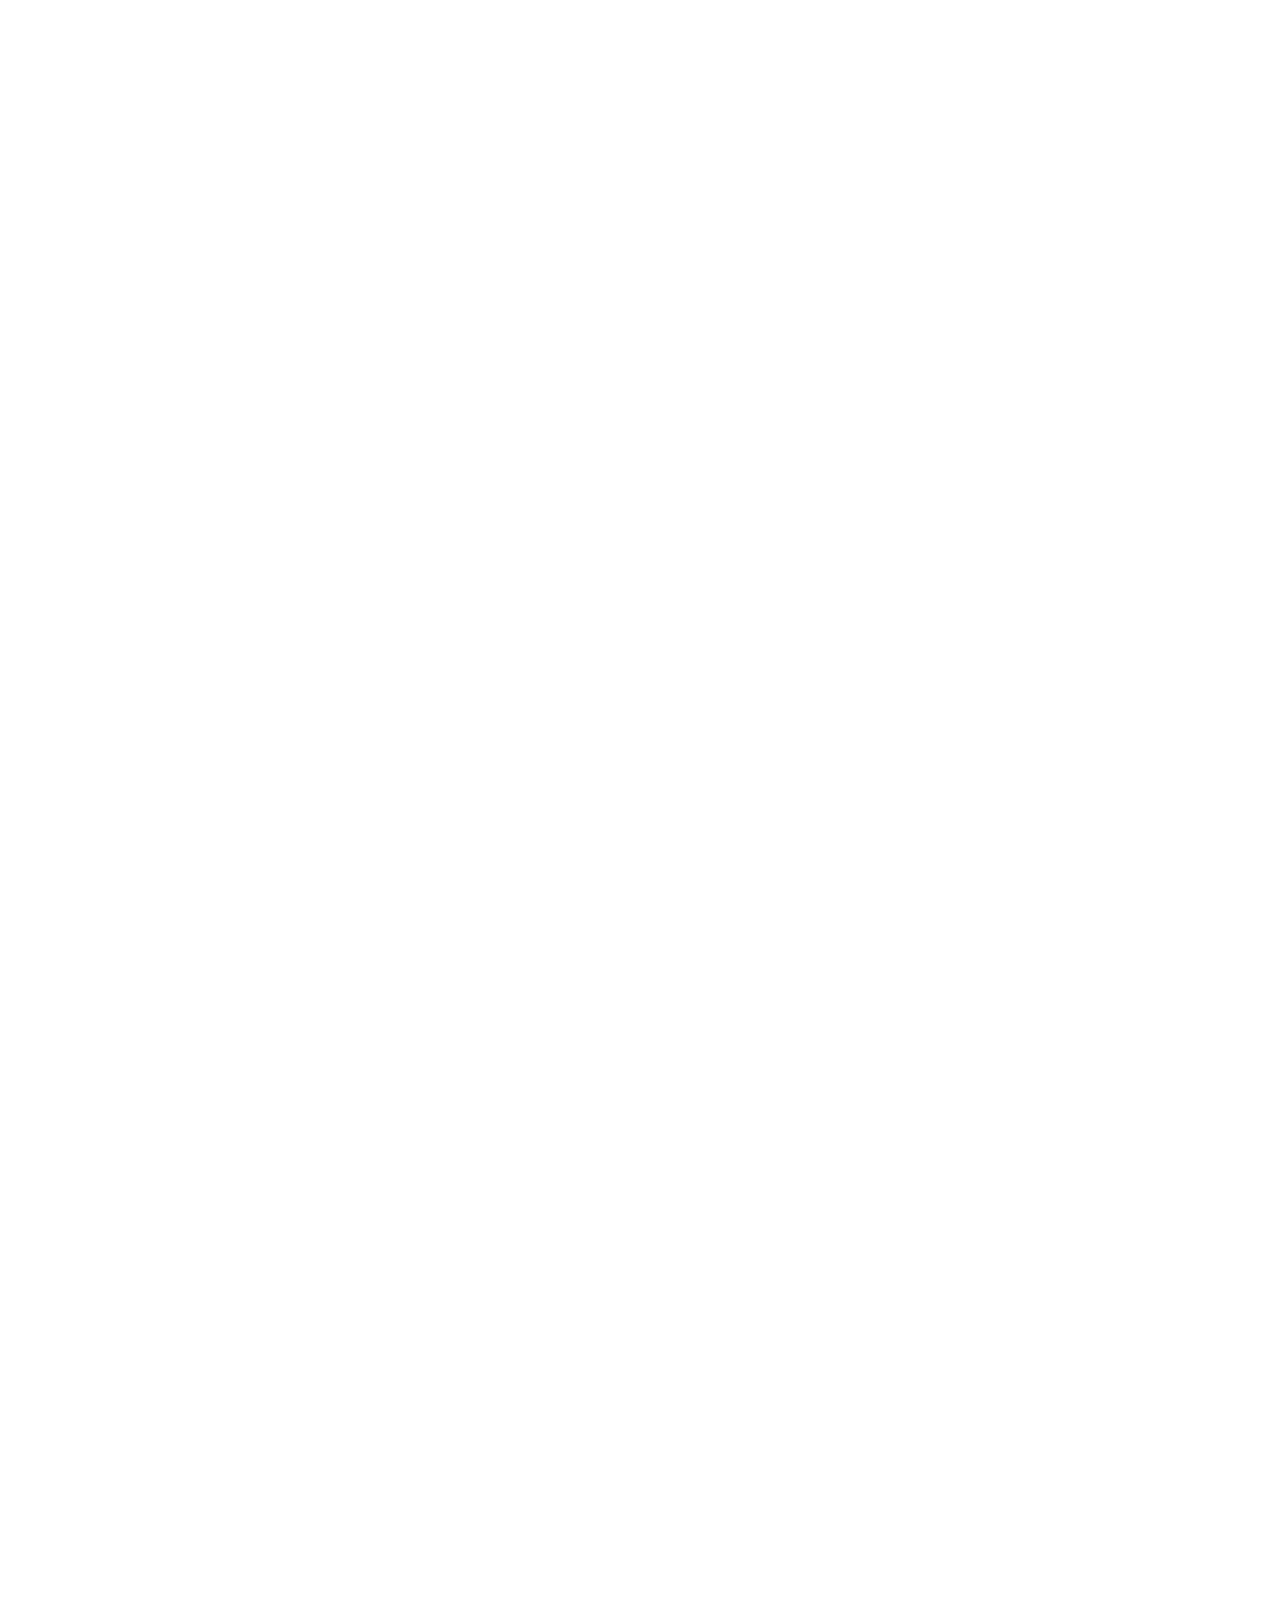
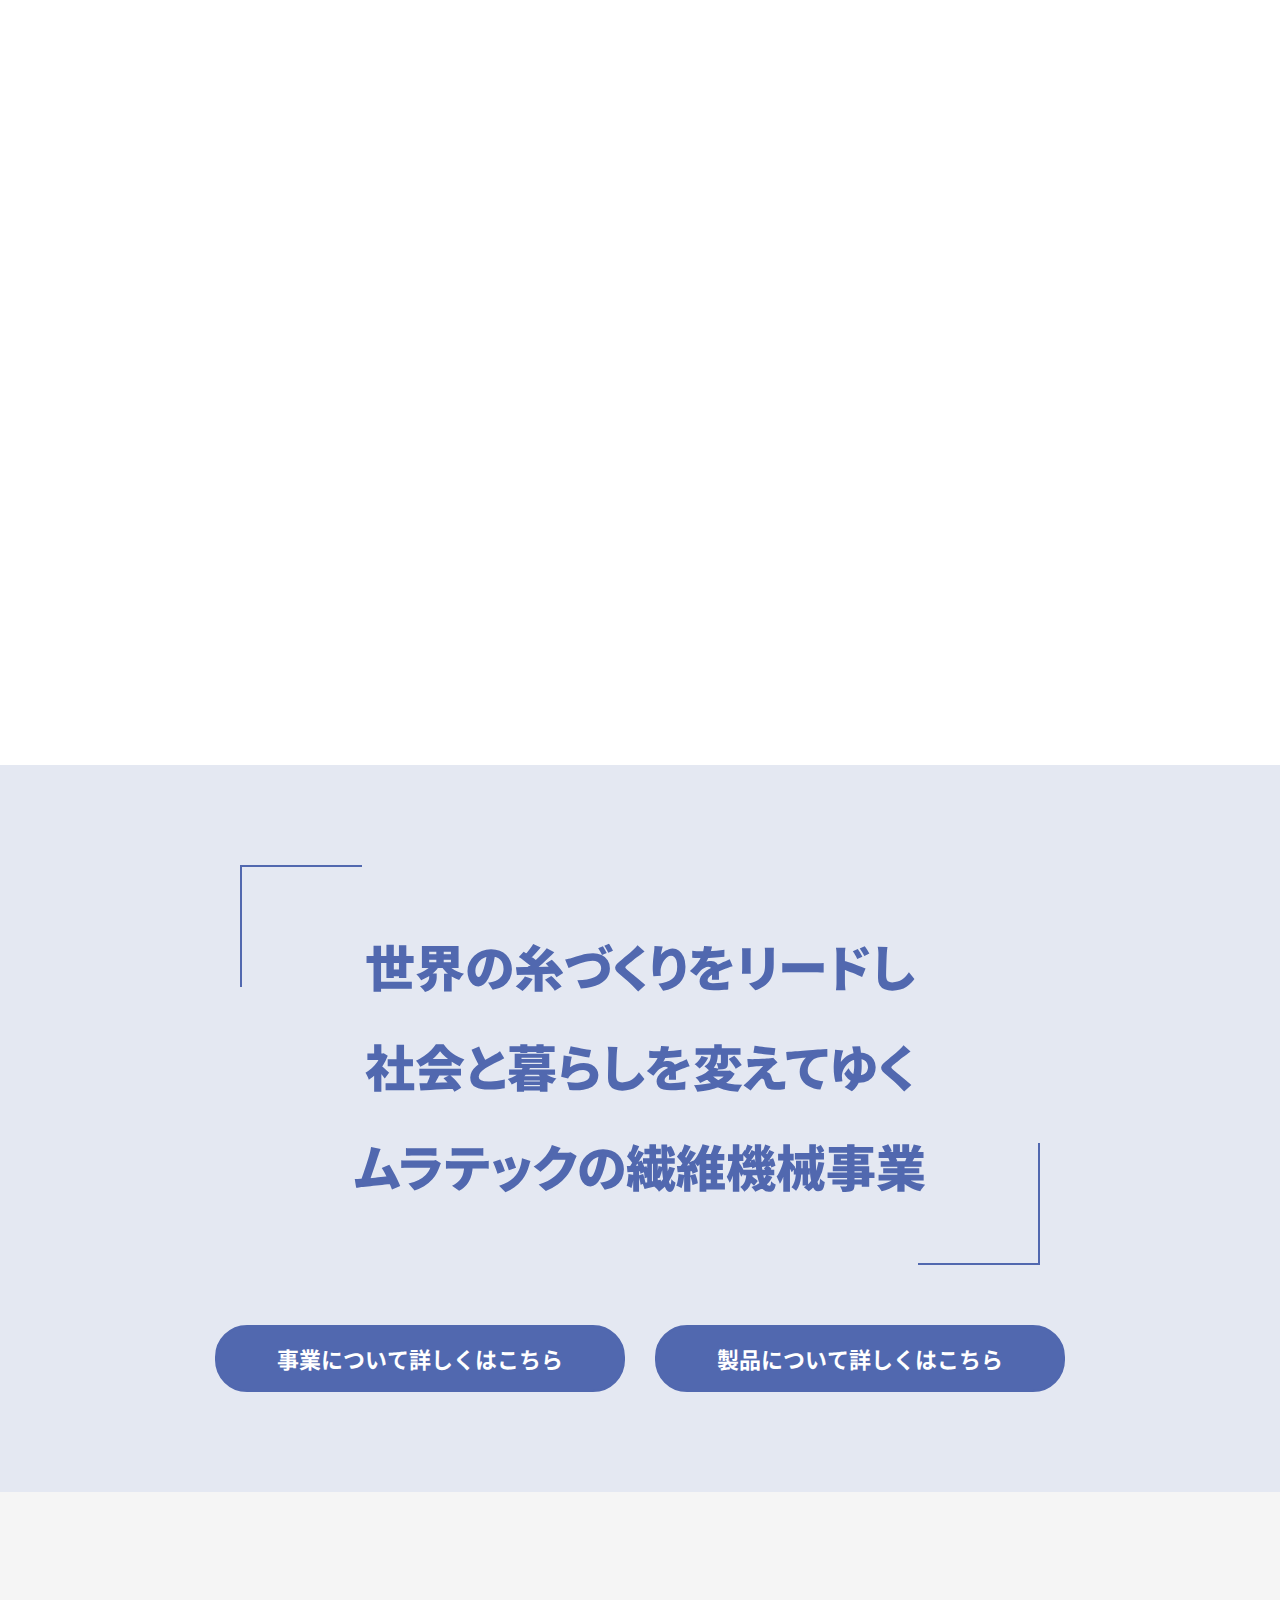
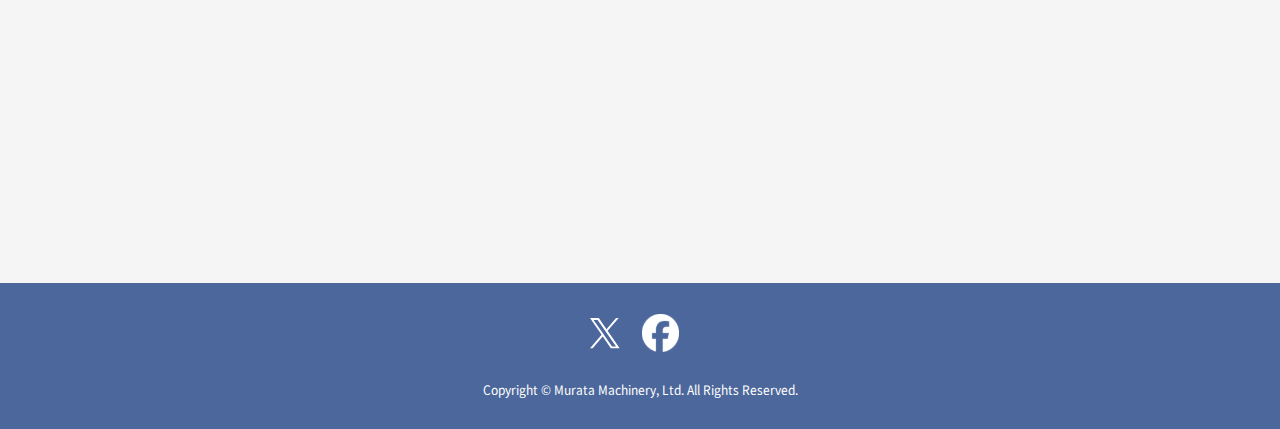
<file: story/01/index.html>
<!DOCTYPE html>
<html lang="ja">
	<head>
		<meta charset="UTF-8" />
		<!-- GA,GTM -->
		<script>
			(function (w, d, s, l, i) {
				w[l] = w[l] || [];
				w[l].push({ "gtm.start": new Date().getTime(), event: "gtm.js" });
				var f = d.getElementsByTagName(s)[0],
					j = d.createElement(s),
					dl = l != "dataLayer" ? "&l=" + l : "";
				j.async = true;
				j.src = "https://www.googletagmanager.com/gtm.js?id=" + i + dl;
				f.parentNode.insertBefore(j, f);
			})(window, document, "script", "dataLayer", "GTM-5CWK9Q5J");
		</script>
		<!-- /GA,GTM -->
		<meta http-equiv="X-UA-Compatible" content="IE=edge" />
		<meta name="viewport" content="width=device-width, initial-scale=1.0" />
		<title>革新の分岐点 Story vol.1 世界で初めて空気の力で糸をつないだ マッハスプライサー | 革新の分岐点 - ムラテック 村田機械</title>
		<meta name="description" content="コースを力走する選手たちや沿道の応援、テレビに映る表舞台とは違う、女子駅伝のサイド・ストーリーをご紹介します。" />
		<meta name="viewport" content="width=device-width,initial-scale=1.0" />
		<meta name="format-detection" content="telephone=no" />
		<meta property="og:url" content="https://www.muratec.jp/company/communication/sidestory/" />
		<meta property="og:type" content="website" />
		<meta property="og:title" content="革新の分岐点 Story vol.1 世界で初めて空気の力で糸をつないだ マッハスプライサー" />
		<meta property="og:image" content="https://www.muratec.jp/company/communication/assets/img/ogp.webp" />
		<meta property="og:description" content="コースを力走する選手たちや沿道の応援、テレビに映る表舞台とは違う、女子駅伝のサイド・ストーリーをご紹介します。" />
		<meta property="og:site_name" content="村田機械" />
		<link rel="preload" href="../../assets/css/common.css" as="style" />
		<link rel="stylesheet" href="../../assets/css/common.css?v2" />
		<link rel="canonical" href="https://www.muratec.jp/company/communication/sidestory/" />
		<style>
			.caption {
				margin-top: 5px;
				text-align: left;
			}
		</style>
		<script type="application/ld+json">
			[
				{
					"@context": "http://schema.org",
					"@type": "WebSite",
					"headline": "革新の分岐点 Story vol.1 世界で初めて空気の力で糸をつないだ マッハスプライサー",
					"mainEntityOfPage": {
						"@type": "WebPage",
						"@id": "https://www.muratec.jp/company/communication/"
					},
					"image": {
						"@type": "ImageObject",
						"url": "https://www.muratec.jp/company/communication/assets/img/ogp.webp"
					}
				},
				{
					"@context": "http://schema.org",
					"@type": "BreadcrumbList",
					"itemListElement": [
						{
							"@type": "ListItem",
							"position": 1,
							"item": {
								"@id": "https://www.muratec.jp/company/communication/",
								"name": "革新の分岐点 - ムラテック 村田機械"
							}
						},
						{
							"@type": "ListItem",
							"position": 2,
							"item": {
								"@id": "https://www.muratec.jp/company/communication/story/01/",
								"name": "革新の分岐点 Story vol.1 世界で初めて空気の力で糸をつないだ マッハスプライサー"
							}
						}
					]
				}
			]
		</script>
	</head>

	<body class="story story01">
		<!-- Google Tag Manager (noscript) -->
		<noscript><iframe src="https://www.googletagmanager.com/ns.html?id=GTM-5CWK9Q5J" height="0" width="0" style="display: none; visibility: hidden"></iframe></noscript>
		<!-- End Google Tag Manager (noscript) -->
		<div id="load_area">
			<div class="loading_mv">
				<video id="loading_mv" muted playsinline>
					<source type="video/mp4" id="loading_mp4" />
				</video>
			</div>
		</div>
		<div id="conteiner">
			<header>
				<div class="inner">
					<p id="header_logo">
						<a href="../../"><img src="../../assets/img/common/logo.svg" alt="革新の分岐点 - ムラテック 村田機械" /></a>
					</p>
					<div class="header_btn">
						<button class="c-hamburger-menu__button">
							<span class="c-hamburger-menu__button-mark"></span>
							<span class="c-hamburger-menu__button-mark"></span>
							<span class="c-hamburger-menu__button-mark"></span>
						</button>
					</div>
				</div>
				<nav class="header_nav">
					<div class="inner">
						<ul>
							<li><a href="../../">TOP</a></li>
							<li><a href="../../story/01/">革新の分岐点 Story vol.1</a></li>
							<li><a href="../../story/02/">革新の分岐点 Story vol.2</a></li>
							<li><a href="../../story/03/">革新の分岐点 Story vol.3</a></li>
							<li><a href="../../dialogue/">「革新の分岐点」スペシャル対談</a></li>
							<li><a href="../../history/">全国女子駅伝・挑戦の軌跡</a></li>

							<li>
								<a href="../../sidestory/">レースだけではない、<br />大会のサイド・ストーリー</a>
							</li>
						</ul>
					</div>
				</nav>
			</header>

			<div id="content_wrap">
				<div id="mainvisual">
					<div class="inner">
						<div class="text">
							<p class="label"><span>革新の分岐点 Story vol.1</span></p>
							<h1 id="page_tlt">
								<span class="subcopy">― 衣服をしなやかに、心地良く ー</span>
								世界で初めて<br />空気の力で糸をつないだ<br />マッハスプライサー
							</h1>
						</div>
					</div>
				</div>
				<div id="read_area">
					<div class="inner">
						<p>
							今では信じられないことですが、1970年代まで、<br class="pcbr" />綿などの天然繊維の糸には「結び目」があることが常識でした。<br />
							当時の常識を覆し、結び目のない糸の実現で世界の糸づくりに<br class="pcbr" />革新をもたらしたのが、ムラテックの「マッハスプライサー」です。
						</p>
					</div>
				</div>
				<div id="section">
					<div class="section01 js-scTrigger">
						<div class="inner">
							<h2 class="headline"><strong>糸の結び目</strong>が織機や編機を<br class="spbr" />停める原因に</h2>
							<div class="flex_box">
								<div class="text">
									<p>衣服などに使用される布の工業生産において、自動織機や編機で効率的に連続生産するためには一定品質の「長い糸」が必要ですが、昔はこの長い糸をつくることは簡単ではありませんでした。</p>
									<p>
										紡績の最終工程で、糸を長くつなぎ合わせていくのが自動ワインダーという機械です。
										<span class="spblock">当時はその糸つなぎのために「ノッター」と呼ばれる、糸同士を結んでつなぐ装置が搭載されていましたが、その結び目が後工程で問題になっていました。</span>
									</p>
									<p>
										1970 年代までは織機や編機の中で結び目が引っかかり、機械を停止させてしまう問題も日常的に発生。さらに、完成した布にも結び目が残り、手作業で目立たないように処理する必要があったため、生産効率や見た目の美しさが損なわれていました。
										<span class="spblock">こうした課題を一新し、繊維業界に大きな革新をもたらしたのが、自動ワインダーに搭載された「マッハスプライサー」です。</span>
									</p>
									<p><img src="./img/img02_2.webp" alt="" /></p>
								</div>
								<div class="img">
									<picture class="show">
										<source media="(min-width: 900px)" srcset="./img/img02_pc.webp" />
										<source media="(max-width: 899px)" srcset="./img/img02_sp.webp" />
										<img class="lazy" src="./img/img02_pc.webp" alt="" />
									</picture>
								</div>
							</div>
							<!--
                        <div class="box">
                            <dl class="">
                                <dt>スプライサーとは？</dt>
                                <dd>
                                    <p class="copy">多数の繊維が撚り合わさって形成された糸の端を、小さなノズル内で圧縮空気によって一瞬でほぐし、再び撚り合わせることで、2本の糸端を結び目なくつなぐ装置。その動作速度は約1秒と、肉眼では確認できないほどの速さ。</p>
                                </dd>
                            </dl>
                            <p class="img"><img src="./img/img01.webp" alt=""></p>
                        </div>
                        --></div>
					</div>
					<div class="section02 js-scTrigger">
						<div class="inner">
							<div class="text">
								<h2 class="headline">はじまりはドイツから<br />持ち帰ったある装置</h2>
								<p>
									そのヒントになったのが、1977 年に当時社長（現会長）の村田純一がドイツの技術提携先から持ち帰った小さな装置でした。<span class="spblock"
										>この装置は、化学原料からつくられる合成繊維の糸端を圧縮空気で絡めてつなぐものでしたが、当社の自動ワインダーで加工可能な綿糸やウール糸などの紡績糸は短く細かい繊維が撚り合わさってできているため、空気で吹き飛ばされてしまい最初はまったく役立ちそうにありませんでした。</span
									>
								</p>
								<p>しかし、当時の技術者たちは「この装置を紡績糸に応用できれば、糸から結び目は消え、世界の常識がひっくり返る」と信じ、その揺るがぬ信念を胸に試作と実験に没頭していきました。</p>
							</div>
						</div>
					</div>
					<div class="section03 js-scTrigger">
						<div class="inner">
							<h2 class="headline"><strong>つなぐために「ほぐす」</strong><br class="spbr" />発想の転換</h2>
							<div class="flex_box">
								<div class="text">
									<p>
										開発を始めてから 3 か月。ウール糸のつなぎ目は実用レベルに達しましたが、繊維がより短い綿糸はうまくいかず、見た目も強度も実用レベルには程遠い状態でした。<span class="spblock"
											>なかなか成功の糸口を掴めないまま行き詰まっていたある日、別の実験で、強い空気を当てすぎると糸がほぐれてしまうトラブルに遭遇。紡績糸は短い繊維を一定方向に撚（よ）り合わせることで形成されているので、強い空気の力で撚りがないただの繊維の集まりに戻り、糸としては使えなくなってしまいます。しかしスプライサー技術者は、それを見た瞬間にひらめきました。</span
										>
									</p>
									<p>「糸の端を最初からほぐしておいて、その部分を重ねて撚り合わせればうまくいくかもしれない」。</p>
									<p>さっそく実験に取り掛かり、圧縮空気で糸端をほぐした綿糸同士をもう一度撚り合わせてみると驚くほどきれいな糸が完成。「結び目」がなく、高品質な一本の糸がついに誕生したのです。「絡める」から「ほぐして撚る」への見事な発想の転換でした。</p>
								</div>
								<div class="img"><img src="./img/img04.webp" alt="" /></div>
							</div>
						</div>
					</div>

					<div class="section04 js-scTrigger">
						<div class="inner">
							<h2 class="headline"><strong>糸をつなぐ常識</strong>が変わった日</h2>
							<div class="text">
								<p>「マッハスプライサー」と命名した試作機のスプライサーを搭載した自動ワインダーを、1979年10月にドイツ・ハノーバーで開催された欧州国際繊維機械見本市（ITMA）へ出展。会期前ギリギリまで改良を重ねたものの100%成功の自信はなく、メインの出展品に隠れるように置いていました。</p>
								<p>
									ところが、会期が始まると競合メーカーの技術者が「マッハスプライサー」の実演に次々と立ち止まり、中には結び目がないことに驚いて、持参した糸を勝手に装置にセットして試す人まで現れました。<span class="spblock"
										>やがて展示ブースの周りが見学者で溢れ返ったため、急遽、見学の代わりにつないだ糸のサンプルを配り始めるとさらに人が集まり、ブースはパンク状態に。「マッハスプライサー」が世界の常識を変え、世界の紡績を変える第一歩を踏み出した瞬間でした。</span
									>
								</p>
							</div>
							<div class="img"><img src="./img/img05.webp" alt="" /></div>
						</div>
					</div>
					<div class="section05 js-scTrigger">
						<div class="inner">
							<h2 class="headline">
								特許技術を共有して<strong><br class="spbr" />業界のスタンダードへ</strong>
							</h2>
							<div class="text">
								<p>その後、ムラテックはこの技術を囲い込むのではなく、業界のスタンダードになればと考え、自動ワインダーのライバルメーカーに対しても特許の使用を許諾。その結果、世界中のどの自動ワインダーにも「マッハスプライサー」の基本技術が使われるようになり、糸づくりの生産効率と品質は格段に向上しました。</p>
							</div>
							<div class="img" style="margin-bottom: 40px"><img src="./img/img06_2.webp" alt="" /></div>
						</div>
					</div>
					<div id="slogan">
						<div class="inner">
							<div class="text">
								<p>世界の糸づくりをリードし<br />社会と暮らしを変えてゆく<br />ムラテックの繊維機械事業</p>
							</div>
							<div class="btns">
								<p class="more"><a href="https://www.muratec.jp/tm/" target="_blank">事業について詳しくはこちら</a></p>
								<p class="more"><a href="https://www.muratec-vortex.com/jp/" target="_blank">製品について詳しくはこちら</a></p>
							</div>
						</div>
					</div>
				</div>

				<div id="back_area">
					<div class="inner">
						<ul class="sp_links js-scTrigger">
							<li>
								<a href="../../story/02/">
									<picture class="show">
										<source media="(min-width: 900px)" srcset="../../assets/img/top/story02_sp.png" />
										<source media="(max-width: 899px)" srcset="../../assets/img/common/story02_subbnr.png" />
										<img class="lazy" src="../../assets/img/top/story02_sp.png" alt="時代の変化に進化で応え続けたロジスティクスシステム" />
									</picture>
								</a>
							</li>
							<li>
								<a href="../../story/03/">
									<picture class="show">
										<source media="(min-width: 900px)" srcset="../../assets/img/top/story03_sp.png" />
										<source media="(max-width: 899px)" srcset="../../assets/img/common/story03_subbnr.png" />
										<img class="lazy" src="../../assets/img/top/story03_sp.png" alt="日本初の自社開発に挑み通信の常識を覆したファクシミリ用G3モデム" />
									</picture>
								</a>
							</li>
						</ul>
						<p class="back_btn js-scTrigger"><a href="../../">TOP へ戻る</a></p>
					</div>
				</div>
			</div>

			<footer>
				<div class="footer_nav">
					<div class="inner">
						<ul class="sns">
							<li>
								<a href="https://twitter.com/muratec_jp" target="_blank"><img src="../../assets/img/common/icon_x.svg" alt="X" /></a>
							</li>
							<li>
								<a href="https://www.facebook.com/muratec.jp" target="_blank"><img src="../../assets/img/common/icon_fb.svg" alt="facebook" /></a>
							</li>
						</ul>
						<p id="copyright">Copyright © Murata Machinery, Ltd. All Rights Reserved.</p>
					</div>
				</div>
			</footer>
			<button id="page_top"><img src="../../assets/img/common/page_top.svg" alt="ページの先頭へ" /></button>
		</div>
		<div id="modal-video" class="close js-modal-video-close">
			<div id="player"></div>
		</div>
		<script src="https://code.jquery.com/jquery-3.7.0.slim.min.js" integrity="sha256-tG5mcZUtJsZvyKAxYLVXrmjKBVLd6VpVccqz/r4ypFE=" crossorigin="anonymous"></script>
		<script type="text/javascript" src="../../assets/js/core.js"></script>
	</body>
</html>
</file>
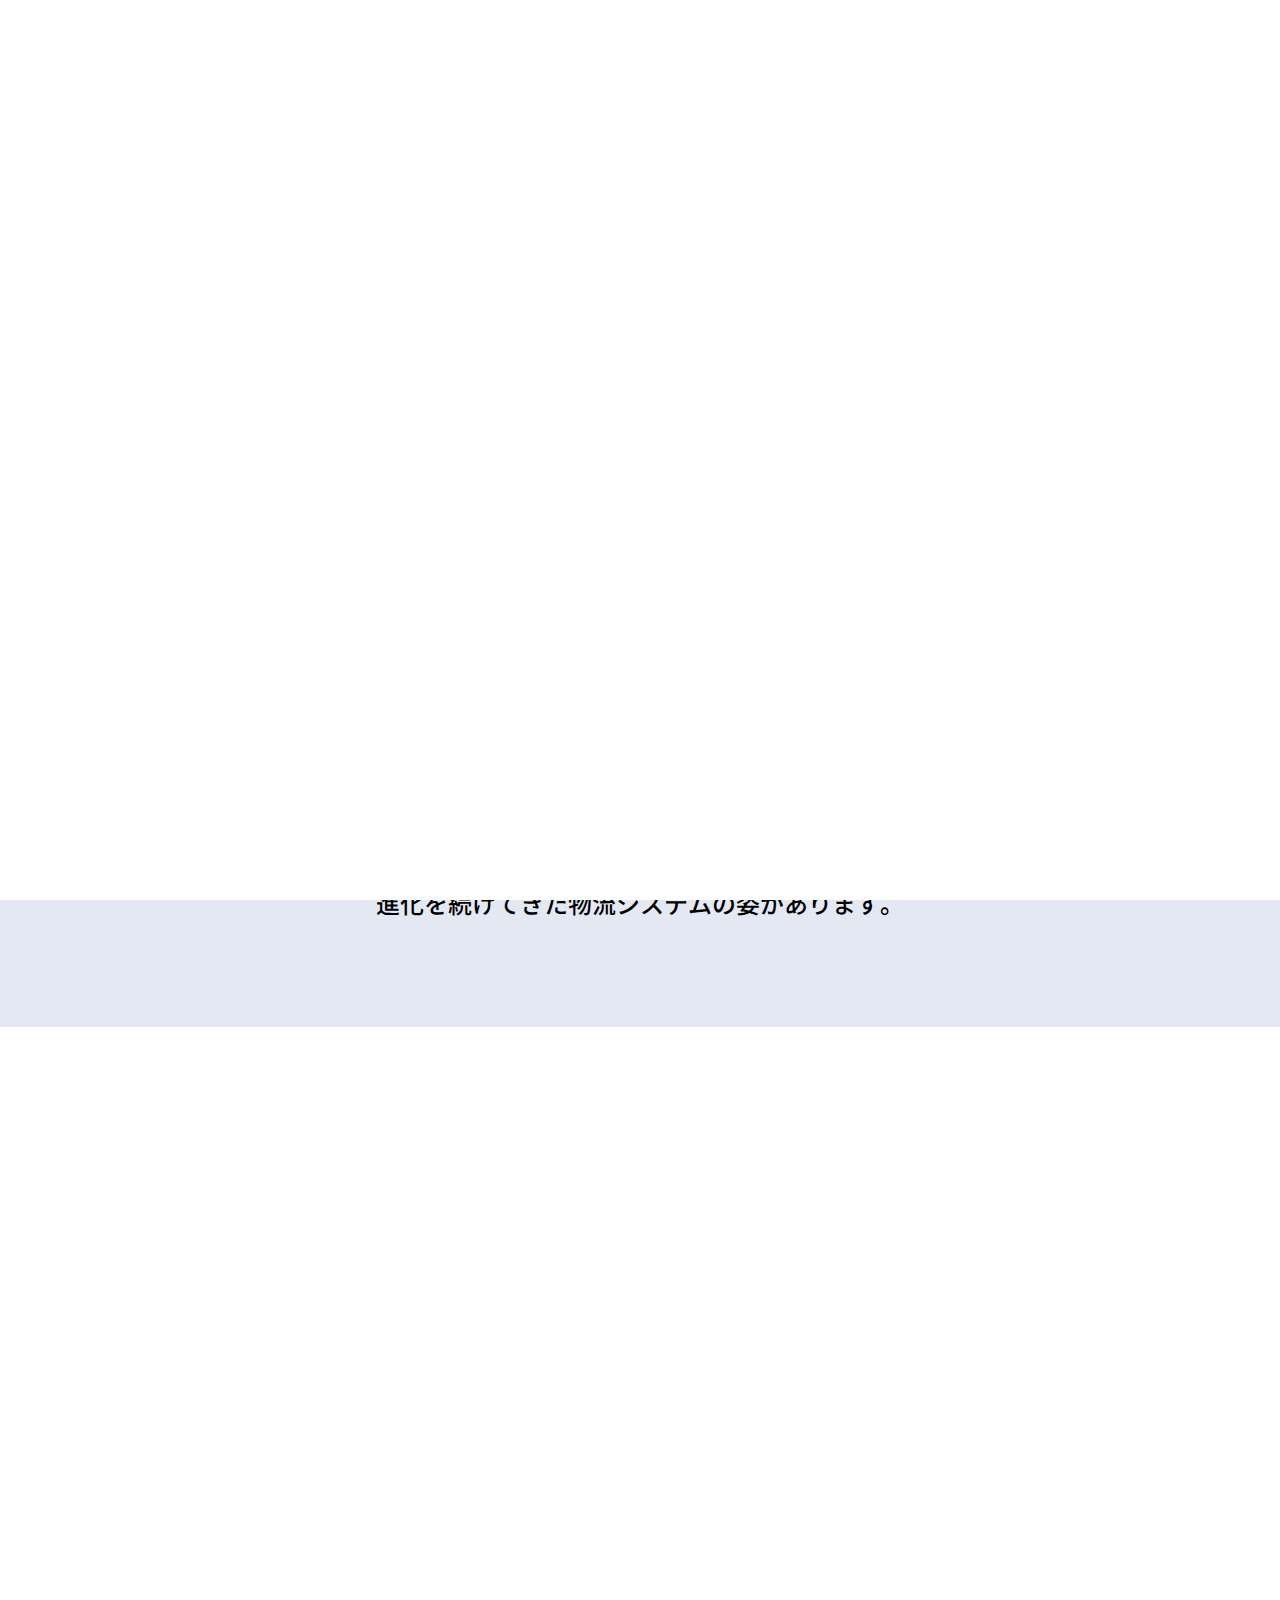
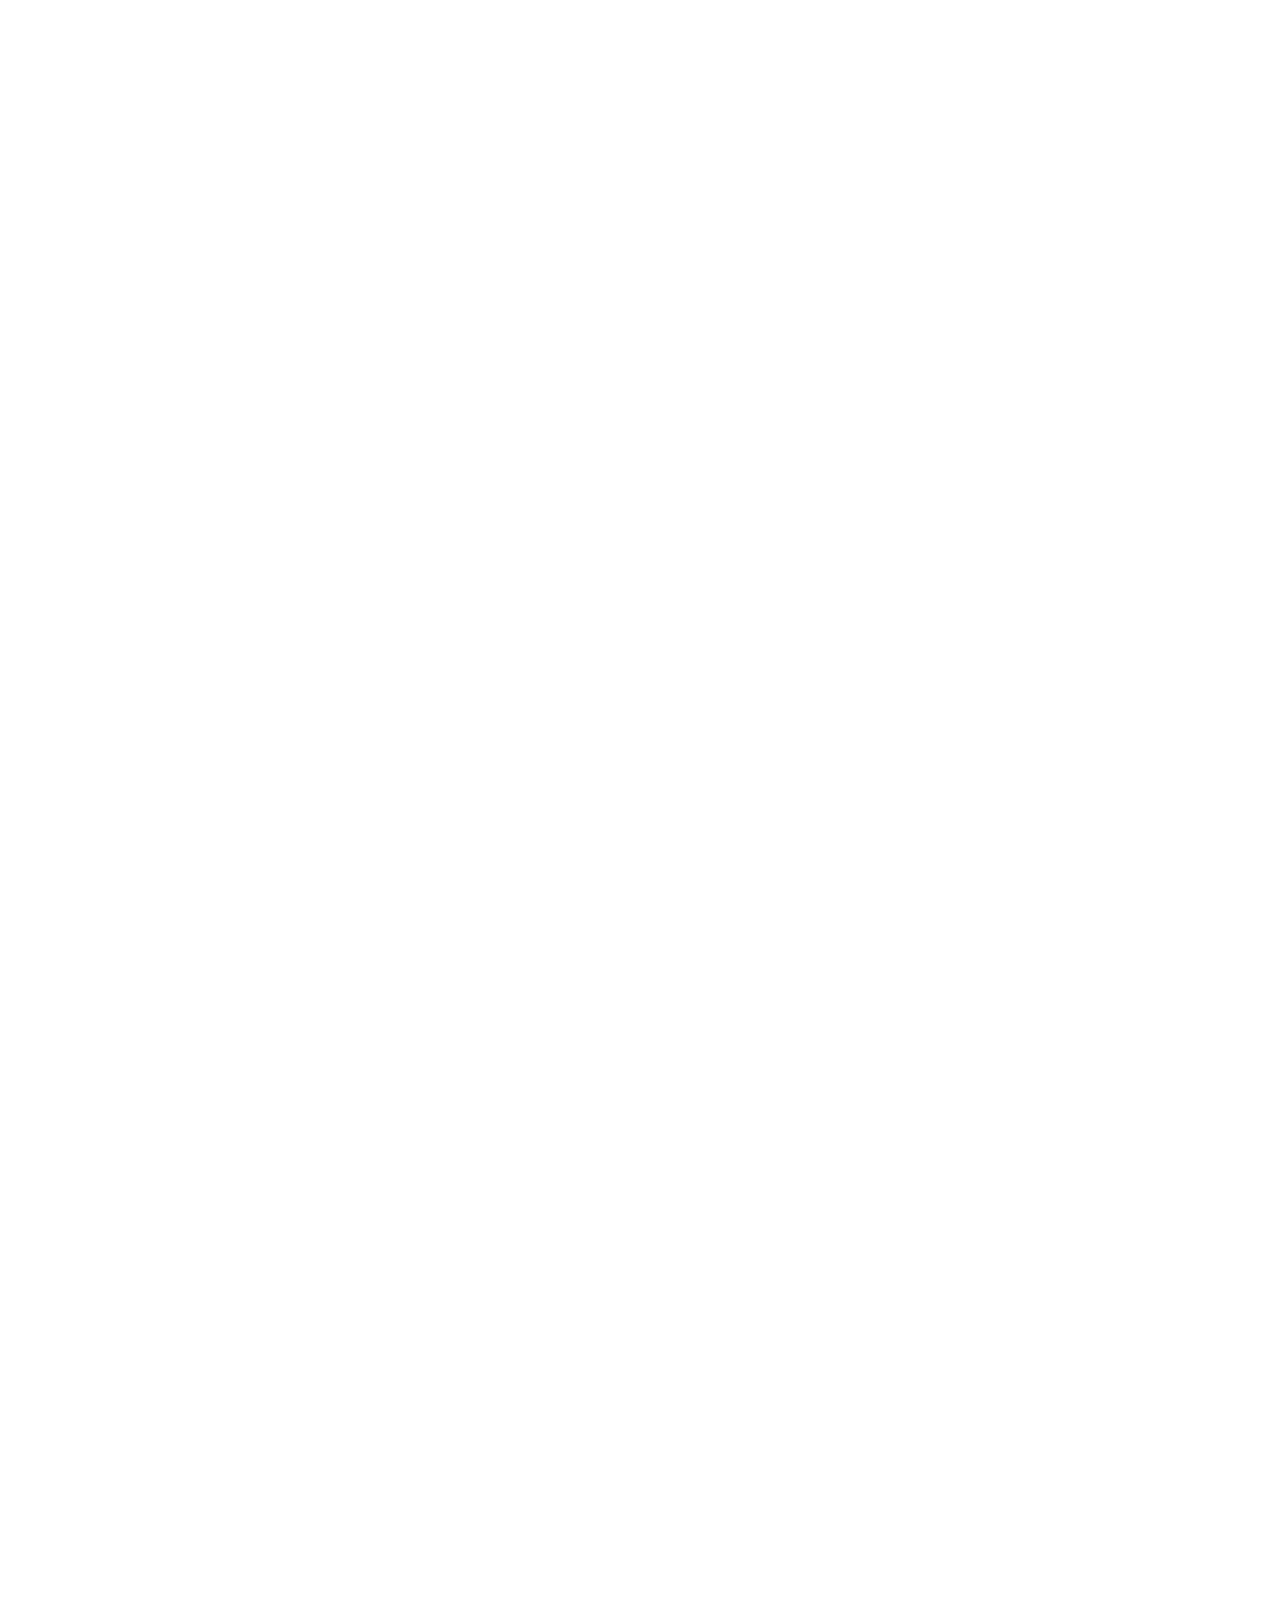
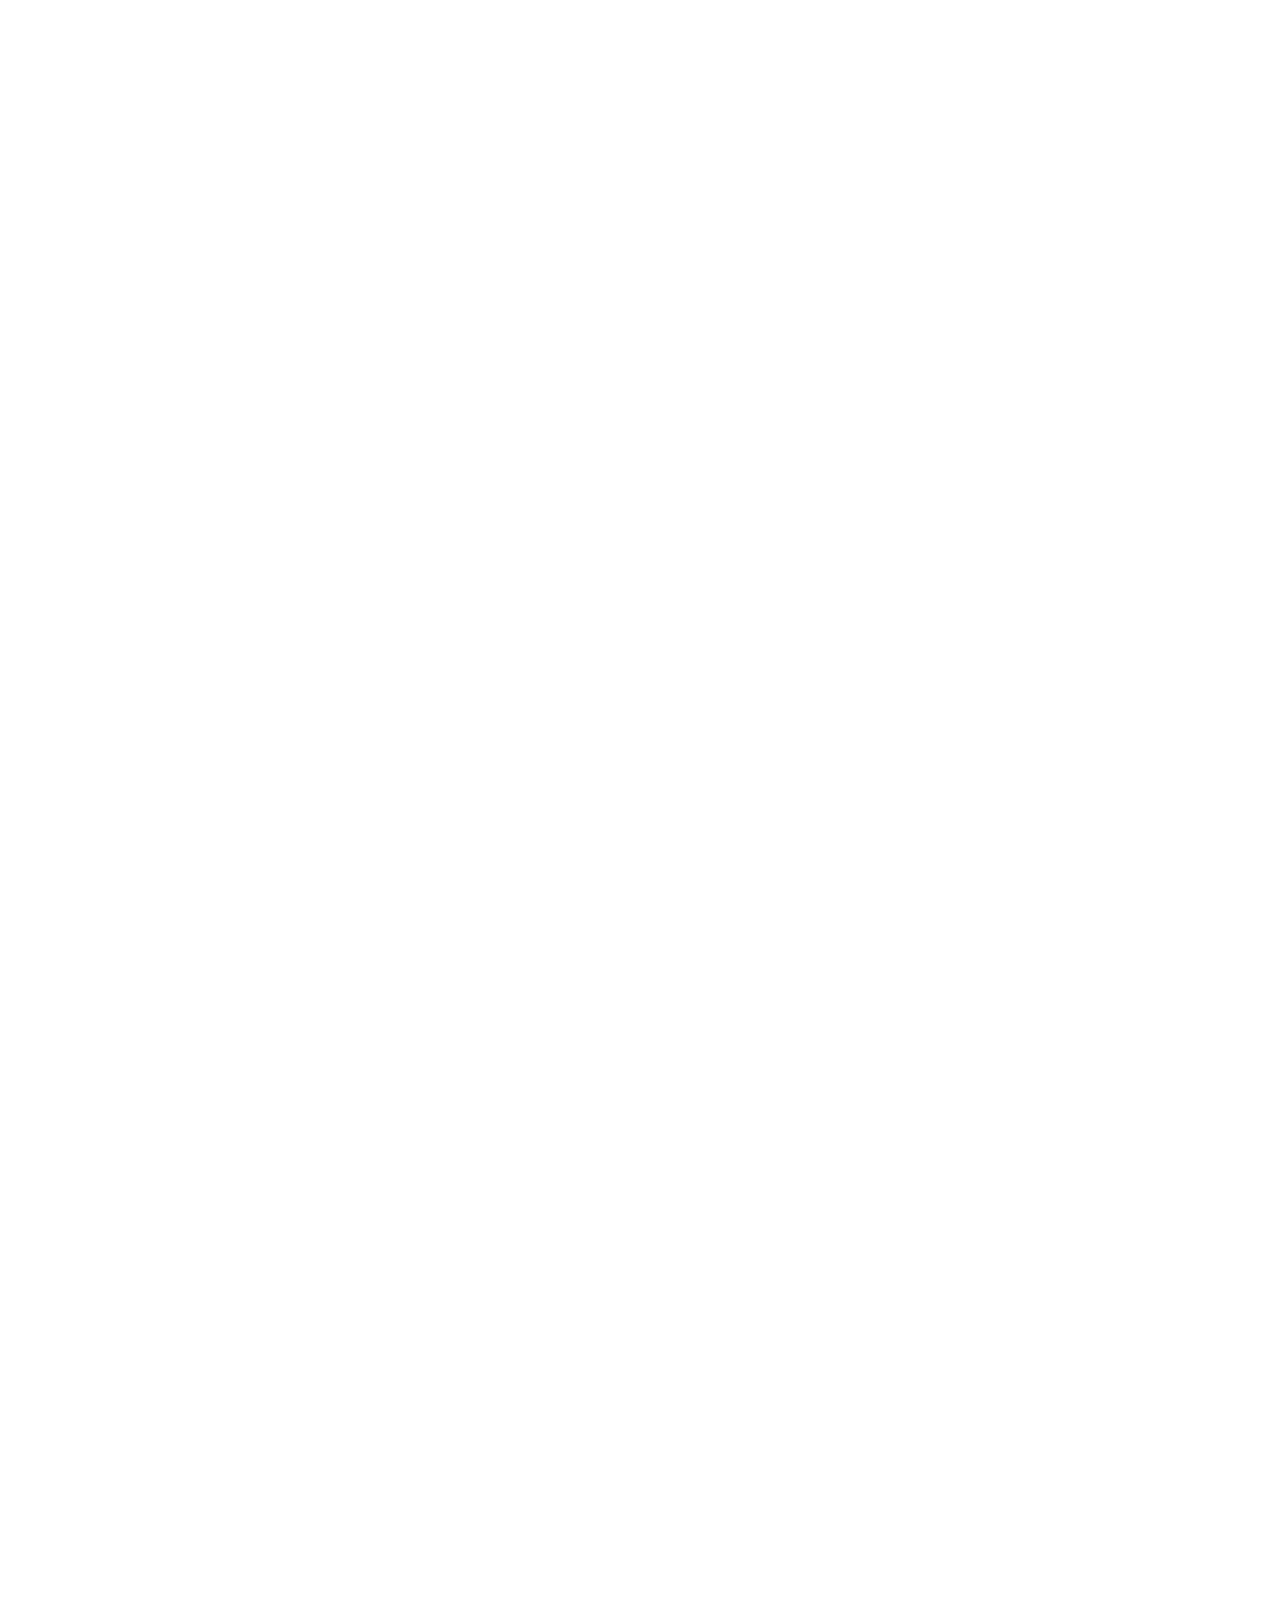
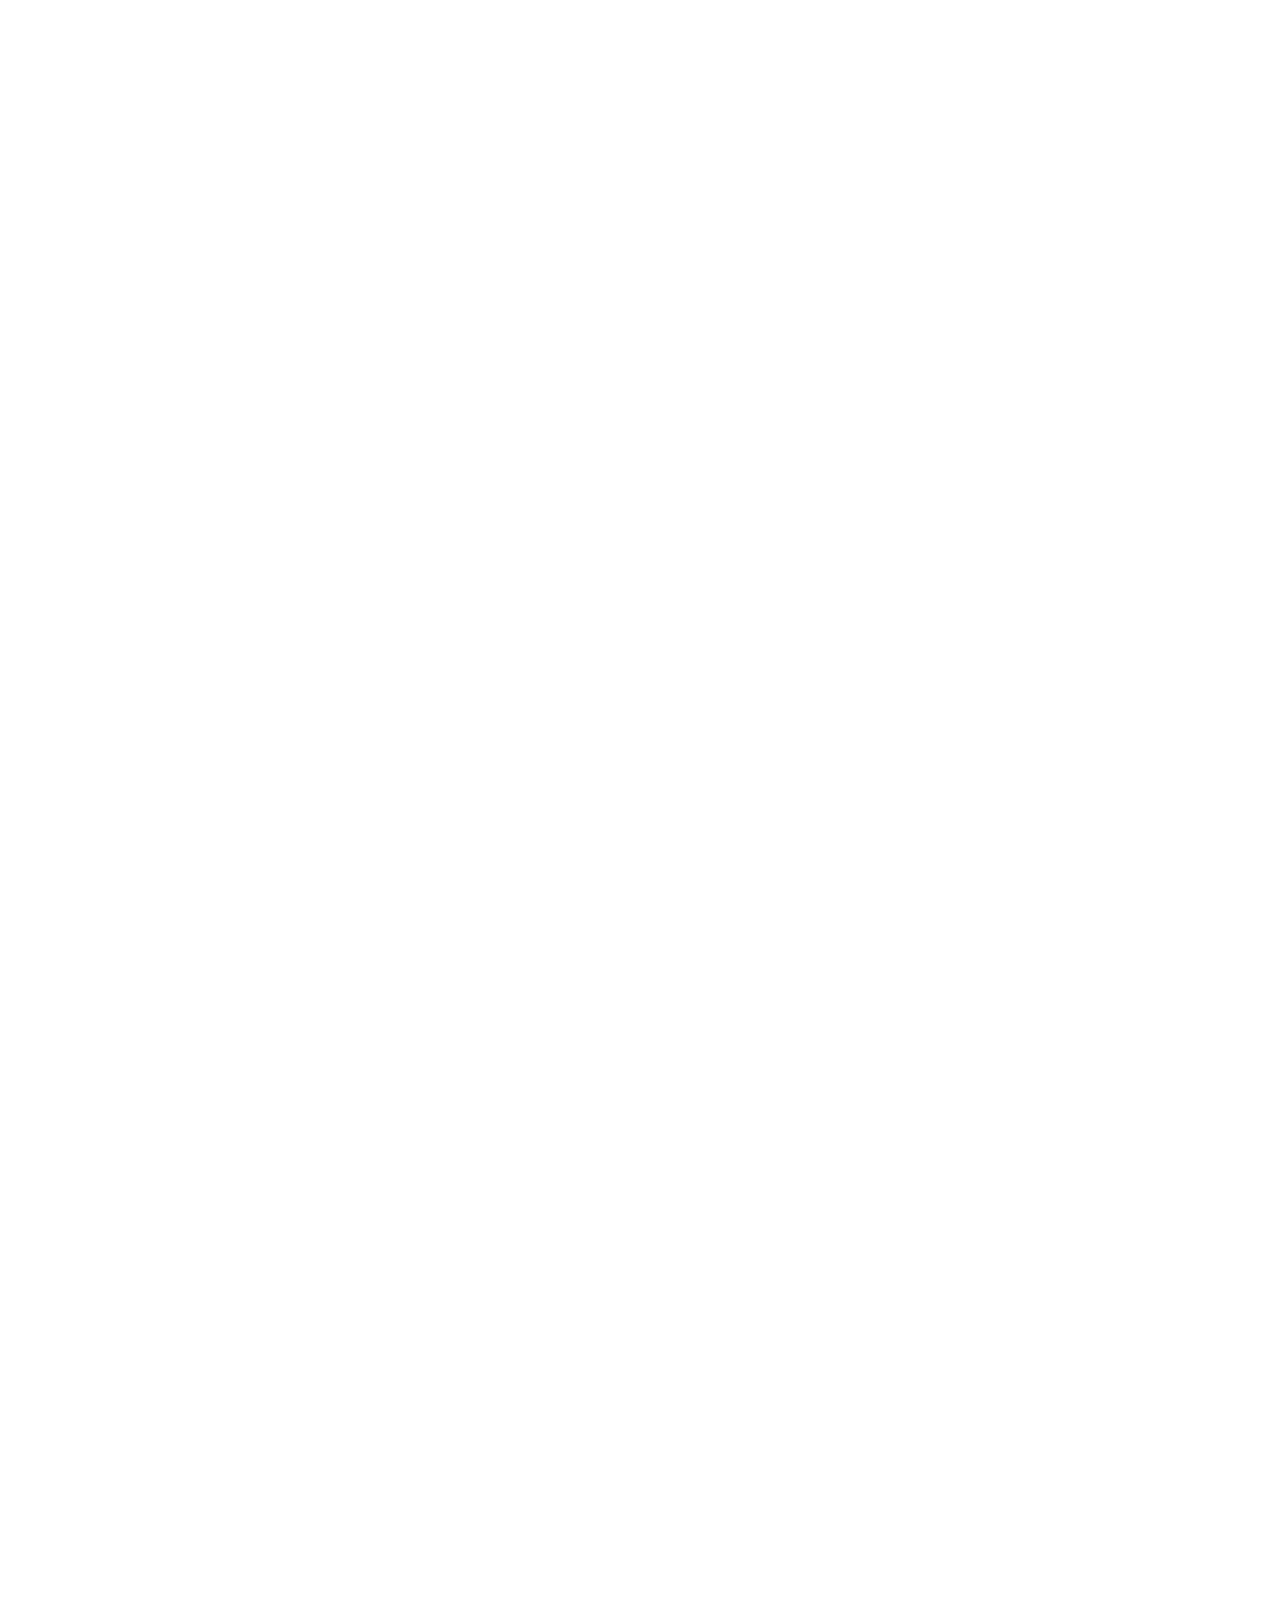
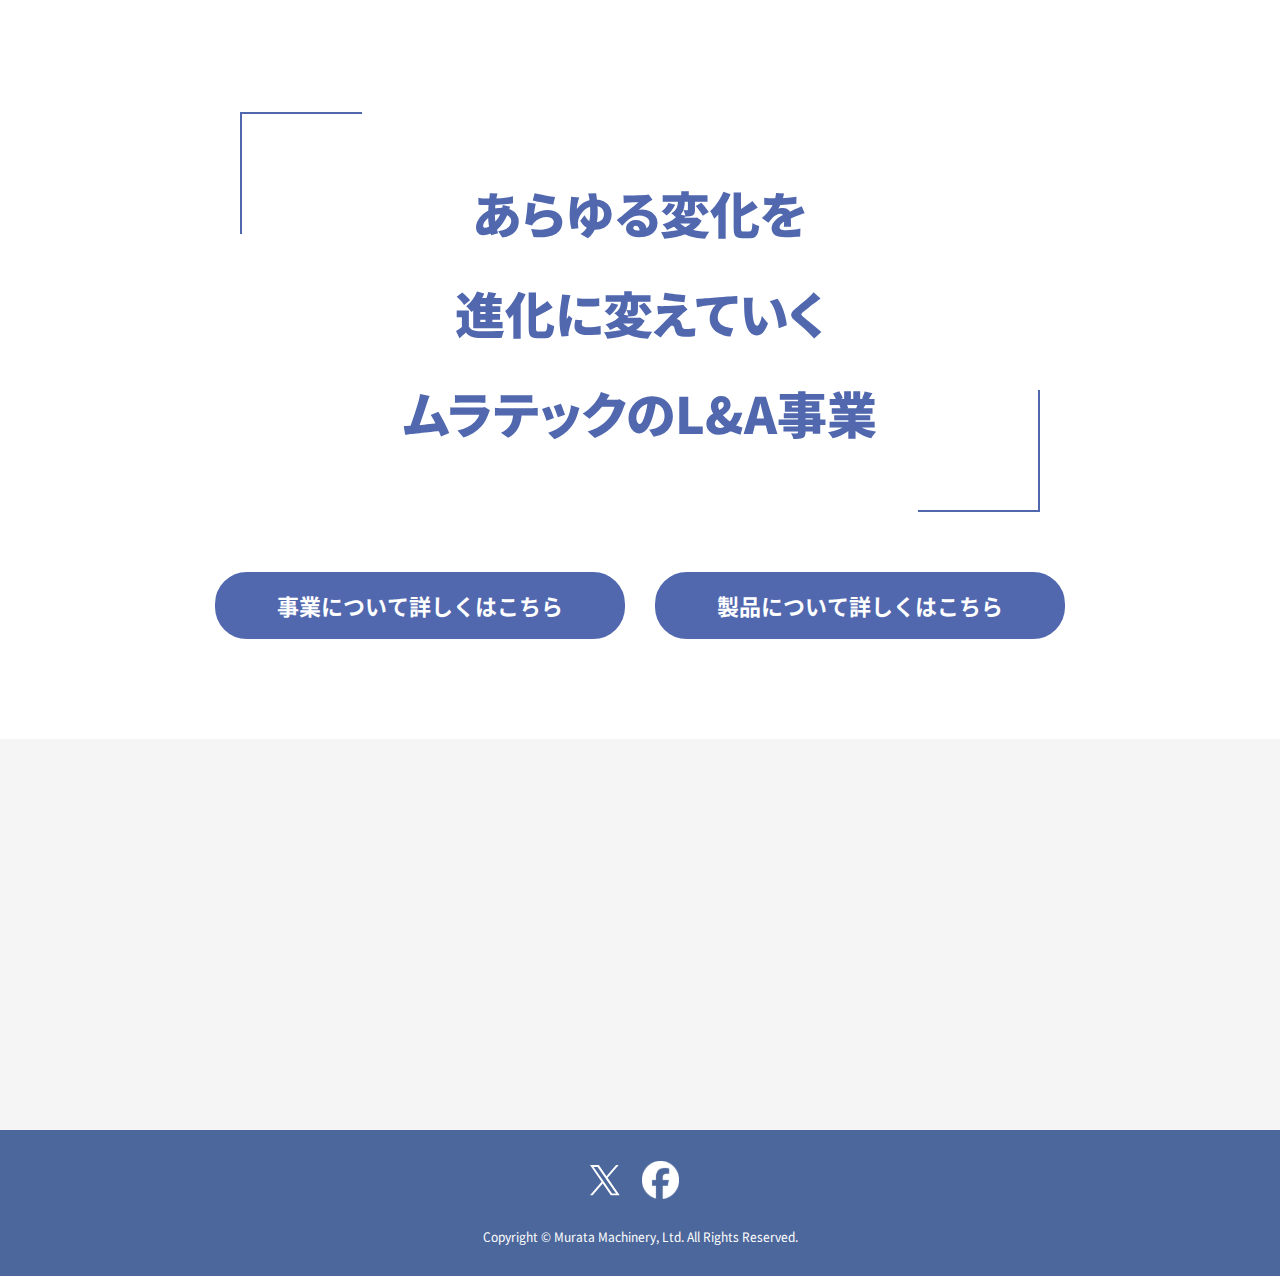
<file: story/02/index.html>
<!DOCTYPE html>
<html lang="ja">

<head>
  <meta charset="UTF-8" />
  <!-- GA,GTM -->
  <script>
    (function (w, d, s, l, i) {
      w[l] = w[l] || [];
      w[l].push({ "gtm.start": new Date().getTime(), event: "gtm.js" });
      var f = d.getElementsByTagName(s)[0],
        j = d.createElement(s),
        dl = l != "dataLayer" ? "&l=" + l : "";
      j.async = true;
      j.src = "https://www.googletagmanager.com/gtm.js?id=" + i + dl;
      f.parentNode.insertBefore(j, f);
    })(window, document, "script", "dataLayer", "GTM-5CWK9Q5J");
  </script>
  <!-- /GA,GTM -->
  <meta http-equiv="X-UA-Compatible" content="IE=edge" />
  <meta name="viewport" content="width=device-width, initial-scale=1.0" />
  <title>革新の分岐点 Story vol.2 時代の変化に進化で応え続けたロジスティクスシステム | 革新の分岐点 - ムラテック 村田機械</title>
  <meta name="description" content="革新の分岐点 Story vol.2 時代の変化に進化で応え続けたロジスティクスシステム" />
  <meta name="viewport" content="width=device-width,initial-scale=1.0" />
  <meta name="format-detection" content="telephone=no" />
  <meta property="og:url" content="https://www.muratec.jp/company/communication/sidestory/" />
  <meta property="og:type" content="website" />
  <meta property="og:title" content="革新の分岐点 Story vol.2 時代の変化に進化で応え続けたロジスティクスシステム" />
  <meta property="og:image" content="https://www.muratec.jp/company/communication/assets/img/ogp.webp" />
  <meta property="og:description" content="革新の分岐点 Story vol.2 時代の変化に進化で応え続けたロジスティクスシステム" />
  <meta property="og:site_name" content="村田機械" />
  <link rel="preload" href="../../assets/css/common.css" as="style" />
  <link rel="stylesheet" href="../../assets/css/common.css?v4" />
  <link rel="canonical" href="https://www.muratec.jp/company/communication/sidestory/" />
  <style>
    .caption {
      margin-top: 10px;
    }
  </style>
  <script type="application/ld+json">
      [
        {
          "@context": "http://schema.org",
          "@type": "WebSite",
          "headline": "革新の分岐点 Story vol.2 時代の変化に進化で応え続けたロジスティクスシステム",
          "mainEntityOfPage": {
            "@type": "WebPage",
            "@id": "https://www.muratec.jp/company/communication/"
          },
          "image": {
            "@type": "ImageObject",
            "url": "https://www.muratec.jp/company/communication/assets/img/ogp.webp"
          }
        },
        {
          "@context": "http://schema.org",
          "@type": "BreadcrumbList",
          "itemListElement": [
            {
              "@type": "ListItem",
              "position": 1,
              "item": {
                "@id": "https://www.muratec.jp/company/communication/",
                "name": "革新の分岐点 - ムラテック 村田機械"
              }
            },
            {
              "@type": "ListItem",
              "position": 2,
              "item": {
                "@id": "https://www.muratec.jp/company/communication/story/01/",
                "name": "革新の分岐点 Story vol.2 時代の変化に進化で応え続けたロジスティクスシステム"
              }
            }
          ]
        }
      ]
    </script>
</head>

<body class="story story02">
  <!-- Google Tag Manager (noscript) -->
  <noscript><iframe src="https://www.googletagmanager.com/ns.html?id=GTM-5CWK9Q5J" height="0" width="0" style="display: none; visibility: hidden"></iframe></noscript>
  <!-- End Google Tag Manager (noscript) -->
  <div id="load_area">
    <div class="loading_mv">
      <video id="loading_mv" muted playsinline>
        <source type="video/mp4" id="loading_mp4" />
      </video>
    </div>
  </div>
  <div id="conteiner">
    <header>
      <div class="inner">
        <p id="header_logo">
          <a href="../../"><img src="../../assets/img/common/logo.svg" alt="革新の分岐点 - ムラテック 村田機械" /></a>
        </p>
        <div class="header_btn">
          <button class="c-hamburger-menu__button">
            <span class="c-hamburger-menu__button-mark"></span>
            <span class="c-hamburger-menu__button-mark"></span>
            <span class="c-hamburger-menu__button-mark"></span>
          </button>
        </div>
      </div>
      <nav class="header_nav">
        <div class="inner">
          <ul>
            <li><a href="../../">TOP</a></li>
            <li><a href="../../story/01/">革新の分岐点 Story vol.1</a></li>
            <li><a href="../../story/02/">革新の分岐点 Story vol.2</a></li>
            <li><a href="../../story/03/">革新の分岐点 Story vol.3</a></li>
            <li><a href="../../dialogue/">「革新の分岐点」スペシャル対談</a></li>
            <li><a href="../../history/">全国女子駅伝・挑戦の軌跡</a></li>
            <li>
              <a href="../../sidestory/">レースだけではない、<br />大会のサイド・ストーリー</a>
            </li>
          </ul>
        </div>
      </nav>
    </header>

    <div id="content_wrap">
      <div id="mainvisual">
        <div class="inner">
          <div class="text">
            <p class="label"><span>革新の分岐点　Story vol.2</span></p>
            <h1 id="page_tlt">
              <span class="subcopy">― 人にやさしい、未来の物流へ ―</span>
              時代の変化に<br>進化で応え続けた<br>ロジスティクスシステム
            </h1>
          </div>
        </div>
      </div>
      <div id="read_area">
        <div class="inner">
          <p>
            コンビニやネットで、欲しいものがいつでも買えて、<br>欲しいときに手元に届く時代。<br>その便利さの裏には、時代の変化と向き合いながら<br>進化を続けてきた物流システムの姿があります。
          </p>
        </div>
      </div>
      <div id="section">
        <div class="section01 js-scTrigger">
          <div class="inner">
            <h2 class="headline">コンビニの登場が変えた、<br class="spbr" /><strong>物流のかたち</strong></h2>
            <div class="flex_box">
              <div class="text">
                <p class="mt40">1980年代、日本全国にコンビニが広がり始めた頃、物流の現場にも大きな変化が訪れていました。品揃えが豊富で、いつでも買い物ができるコンビニの利便性は、必要な商品を、必要な時に、必要な数だけ出荷できる物流システムがなければ成り立ちません。</p>
              </div>
              <div class="img wide"><img src="./img/img01.svg" alt="コンビニエンスストアの急拡大（1983年～2008年）" /></div>
            </div>
            <div class="flex_box reserve">
              <div class="text">
                <p>つまり、店舗ごとに異なるサイズや種類の商品を少量ずつまとめ、最適な配送ルートと荷降ろしの順序を考慮してトラックに積み込む。そんな高度な対応力が物流に求められるようになったのです。特に多品種・少量の組み合わせを必要としたのが、コンビニには欠かせないペットボトル飲料。1982年の食品衛生法改正によってペットボトル入り清涼飲料が許可されたことで、飲料メーカー各社が缶からペットボトルへ大きくシフトし、嗜好の広がりに合わせて多品種・少量の商品を納入先別に仕分ける必要が出てきました。</p>
              </div>
              <div class="img middle">
                <picture class="show">
                  <source media="(min-width: 900px)" srcset="./img/img02_pc.webp" />
                  <source media="(max-width: 899px)" srcset="./img/img02_sp.webp" />
                  <img class="lazy" src="./img/img02_pc.webp" alt="" />
                </picture>
              </div>
            </div>
            <div class="img"><img src="./img/img03.webp" alt="" />
              <p class="caption">飲料工場内の自動化システム</p>
            </div>
          </div>
        </div>
        <div class="section02 js-scTrigger">
          <div class="inner">
            <div class="text">
              <h2 class="headline">命を守るという責任と向き合って</h2>
              <p>自動化システムで幅広い業界の物流変化に対応し、数多くの実績を重ねていく中、特に情報システムの進化につながったのが、医薬品業界の工場、物流センターの自動化でした。医薬品の品質は、命に直結する重要なもの。製造工程はもちろん、保管や流通においても、徹底した品質管理が求められます。</p>
              <p>医薬品の保管・搬送には、保管場所の温度管理から商品の有効期限や出荷時期といった全情報の厳格なマネジメントが必要です。医薬業界での厳格な要件に応える中で、正確かつ安全に情報を管理する高度なシステム構築力が培われていきました。</p>
              <p>こうして得た知見と経験は、さらに多品種・少量出荷が求められる様々な業界の物流センターにも活かされました。複雑化する物流の現場でも、ムラテックがトップランナーとして走り続けられたのは、この高度なシステム構築力があったからに他なりません。</p>
            </div>
          </div>
        </div>
        <div class="section03 js-scTrigger">

          <div class="inner">
            <h2 class="headline"><strong>「一人ひとりに届ける」</strong><br class="spbr" />の需要に応えよ</h2>
            <div class="text">
              <p>2010年頃からEC市場が急成長したことに伴って、物流現場は再び大きな変化を余儀なくされます。個人向けの宅配が急増したことで、小口かつ高頻度の配送が当たり前になったのです。これまで以上に少量の商品を大量に保管し、複数の配達先へ効率よく届けるための新たなシステムが必要になりました。</p>
              <p>そこでムラテックは、保管ラック内をシャトル台車が高速走行して荷物を入出庫する「ユニシャトルHP」や、オーダー商品を揃えるために高速で仕分け搬送する「シャトライナー」などを開発。これらを核とした物流センターを構築することで、よりスピーディーかつ柔軟な出荷体制を実現しました。</p>
              <p>時代や業界の変化に対応し、多様なシステムを開発してきたムラテック。工場の自動化も物流センターの構築も、それぞれの企業の経営戦略に直結するプロジェクトのため、要望や課題を丁寧に聞き、企業ごとにカスタマイズしたシステムを開発してきました。時間がかかったとしてもその姿勢こそが、「お客さまや消費者に高い価値を届けられるモノづくりだ」という信念があったからです。</p>

            </div>
          </div>
          <div class="vs">
            <img src="./img/img05.webp" alt="" />
          </div>
        </div>

        <div class="section04 js-scTrigger">

          <div class="inner">
            <h2 class="headline">働き手不足の時代に、<br class="spbr" /><strong>人にやさしい物流を</strong></h2>
            <div class="text">
              <p>物流が直面している課題は、増え続ける保管・出荷量だけではありません。労働生産人口の減少により、現場を支える人材の確保が難しくなり、輸送能力の低下や物流全体の停滞が懸念されています。こうした「物流クライシス」を乗り越えるには、物流センターのさらなる自動化と、ロボットによる省人化の推進が不可欠です。なかでも、人がピッキングしなくても荷物が自動で集まってくる「G2P（Goods to Person）」の考え方が、持続可能な物流の鍵を握っています。</p>
              <p>ムラテックは、ユニシャトルHPとシャトライナー、あるいは自動倉庫とAGV（無人搬送車）の組み合わせなどで、さまざまなG2Pを実現してきました。さらに、保管・搬送・仕分け・ピッキングのすべてに対応できるロボットが何十台も連携する「新G2Pロボット倉庫」の開発や、物流センターの完全自動化を見据えた開発も進めています。また、物流センターで出荷する荷物の積み込み順や荷揃えのタイミングを、トラックの到着時間や配達順序を考慮して自動で調整するなど、サプライチェーン全体のムダ・ムリ・ムラを解消するために、すべての機器とシステムをつなぐソフトウェアプラットフォームの構築にも取り組んでいます。</p>
              <div class="img"><img src="./img/img06.webp" alt="" /></div>
              <p class="long">この先、どれほど大きな変化が待ち受けているかは誰にもわかりません。しかし、これまで対応してきたすべての変化が、ムラテックにとって「革新の分岐点」となったように、どんな変化も乗り越えていきながら、ロジスティクスの進化を支え続けていくことが私たちの使命だと考えています。</p>
              <div class="img"><img src="./img/img07.webp" alt="" /></div>
            </div>

          </div>
        </div>
        <div id="slogan">
        <div class="inner">
          <div class="text">
            <p>あらゆる変化を<br />進化に変えていく<br />ムラテックのL&A事業</p>
          </div>
          <div class="btns">
            <p class="more"><a href="https://logistics.muratec.net/jp/" target="_blank">事業について詳しくはこちら</a></p>
            <p class="more"><a href="https://logistics.muratec.net/jp/products/" target="_blank">製品について詳しくはこちら</a></p>
          </div>
        </div>
      </div>
      </div>
      
      <div id="back_area">
        <div class="inner">
          <ul class="sp_links js-scTrigger">
            <li><a href="../../story/01/">
                <picture class="show">
                    <source media="(min-width: 900px)" srcset="../../assets/img/top/story01_sp.png" />
                    <source media="(max-width: 899px)" srcset="../../assets/img/common/story01_subbnr.png" />
                    <img class="lazy" src="../../assets/img/top/story01_sp.png" alt="世界で初めて空気の力で糸をつないだ マッハスプライサー">
                </picture>
              </a></li>
            <li><a href="../../story/03/">
                <picture class="show">
                                        <source media="(min-width: 900px)" srcset="../../assets/img/top/story03_sp.png" />
                                        <source media="(max-width: 899px)" srcset="../../assets/img/common/story03_subbnr.png" />
                                        <img class="lazy" src="../../assets/img/top/story03_sp.png" alt="日本初の自社開発に挑み通信の常識を覆したファクシミリ用G3モデム">
                                    </picture>
              </a></li>
          </ul>
          <p class="back_btn js-scTrigger"><a href="../../">TOP へ戻る</a></p>
        </div>
      </div>
      <footer>
        <div class="footer_nav">
          <div class="inner">
            <ul class="sns">
              <li>
                <a href="https://twitter.com/muratec_jp" target="_blank"><img src="../../assets/img/common/icon_x.svg" alt="X" /></a>
              </li>
              <li>
                <a href="https://www.facebook.com/muratec.jp" target="_blank"><img src="../../assets/img/common/icon_fb.svg" alt="facebook" /></a>
              </li>
            </ul>
            <p id="copyright">Copyright © Murata Machinery, Ltd. All Rights Reserved.</p>
          </div>
        </div>
      </footer>
      <button id="page_top"><img src="../../assets/img/common/page_top.svg" alt="ページの先頭へ" /></button>
    </div>
    <div id="modal-video" class="close js-modal-video-close">
      <div id="player"></div>
    </div>
    <script src="https://code.jquery.com/jquery-3.7.0.slim.min.js" integrity="sha256-tG5mcZUtJsZvyKAxYLVXrmjKBVLd6VpVccqz/r4ypFE=" crossorigin="anonymous"></script>
    <script type="text/javascript" src="../../assets/js/core.js"></script>
</body>

</html>
</file>
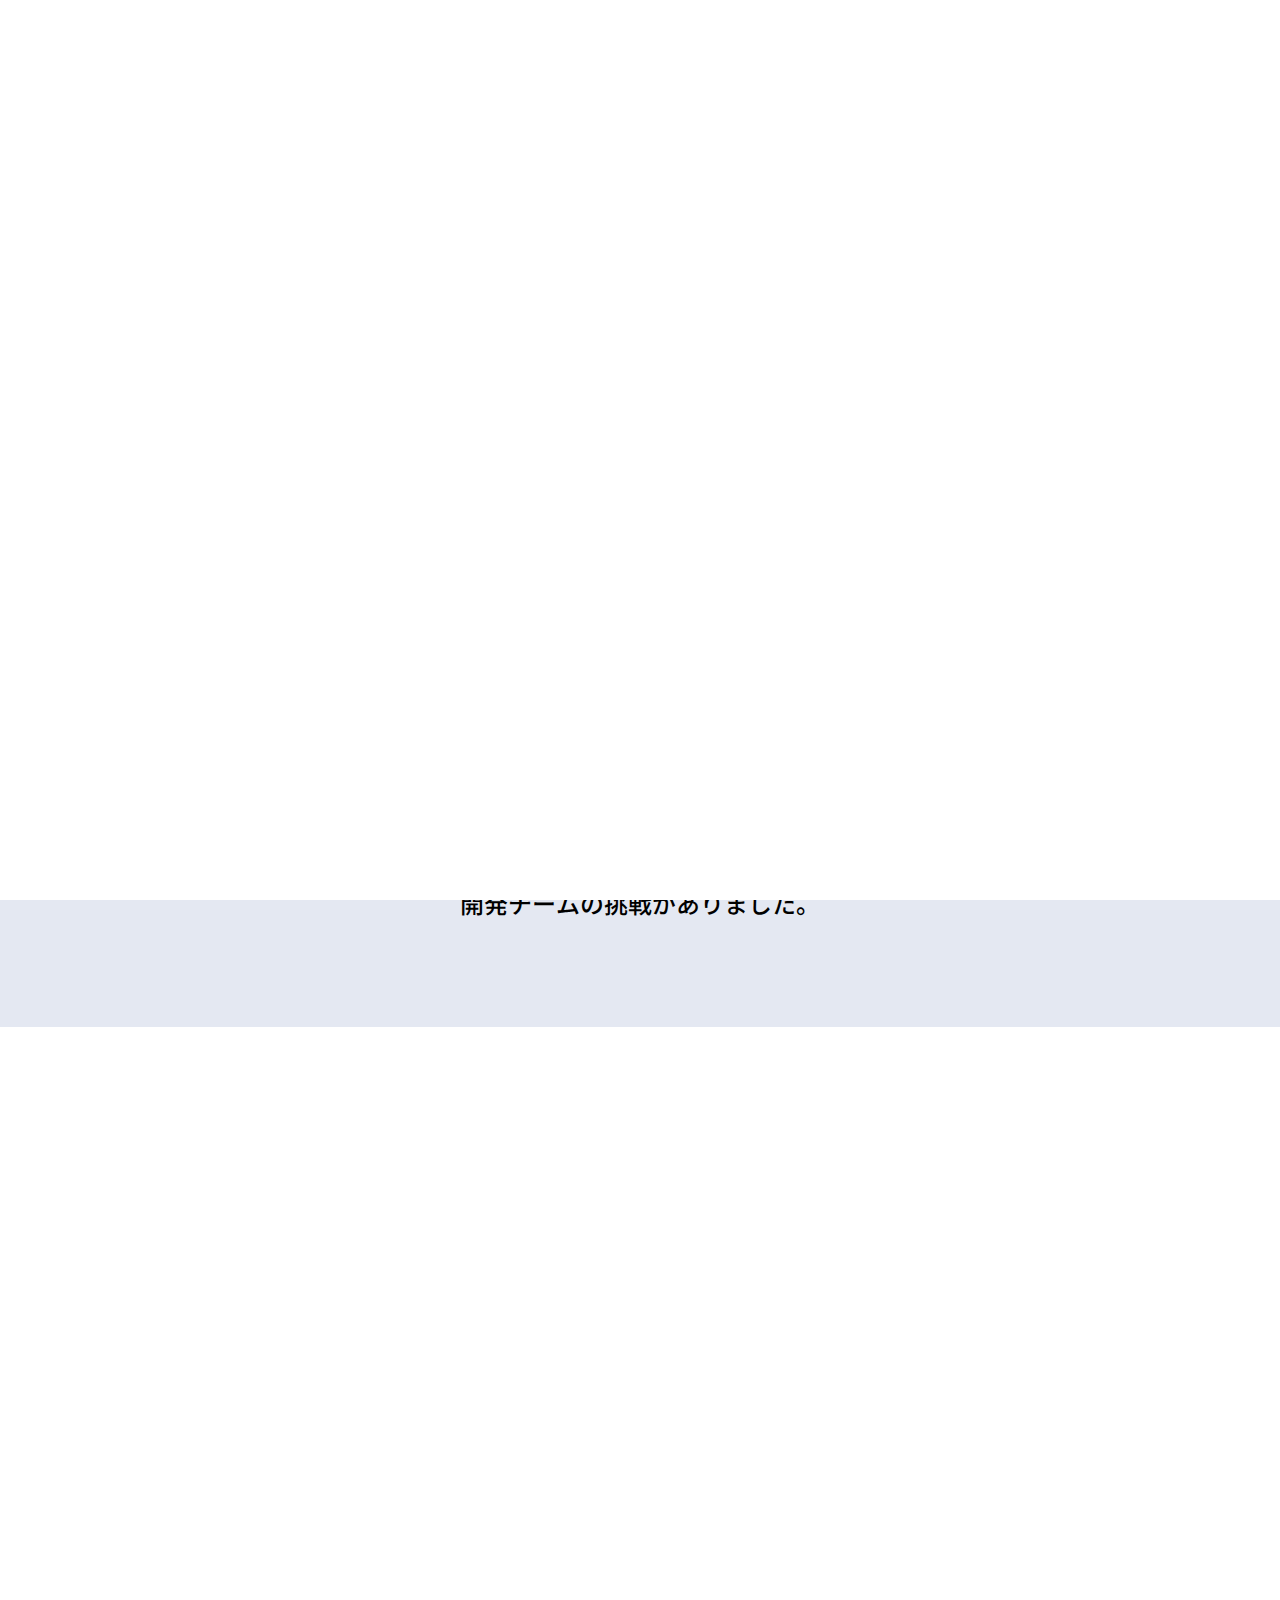
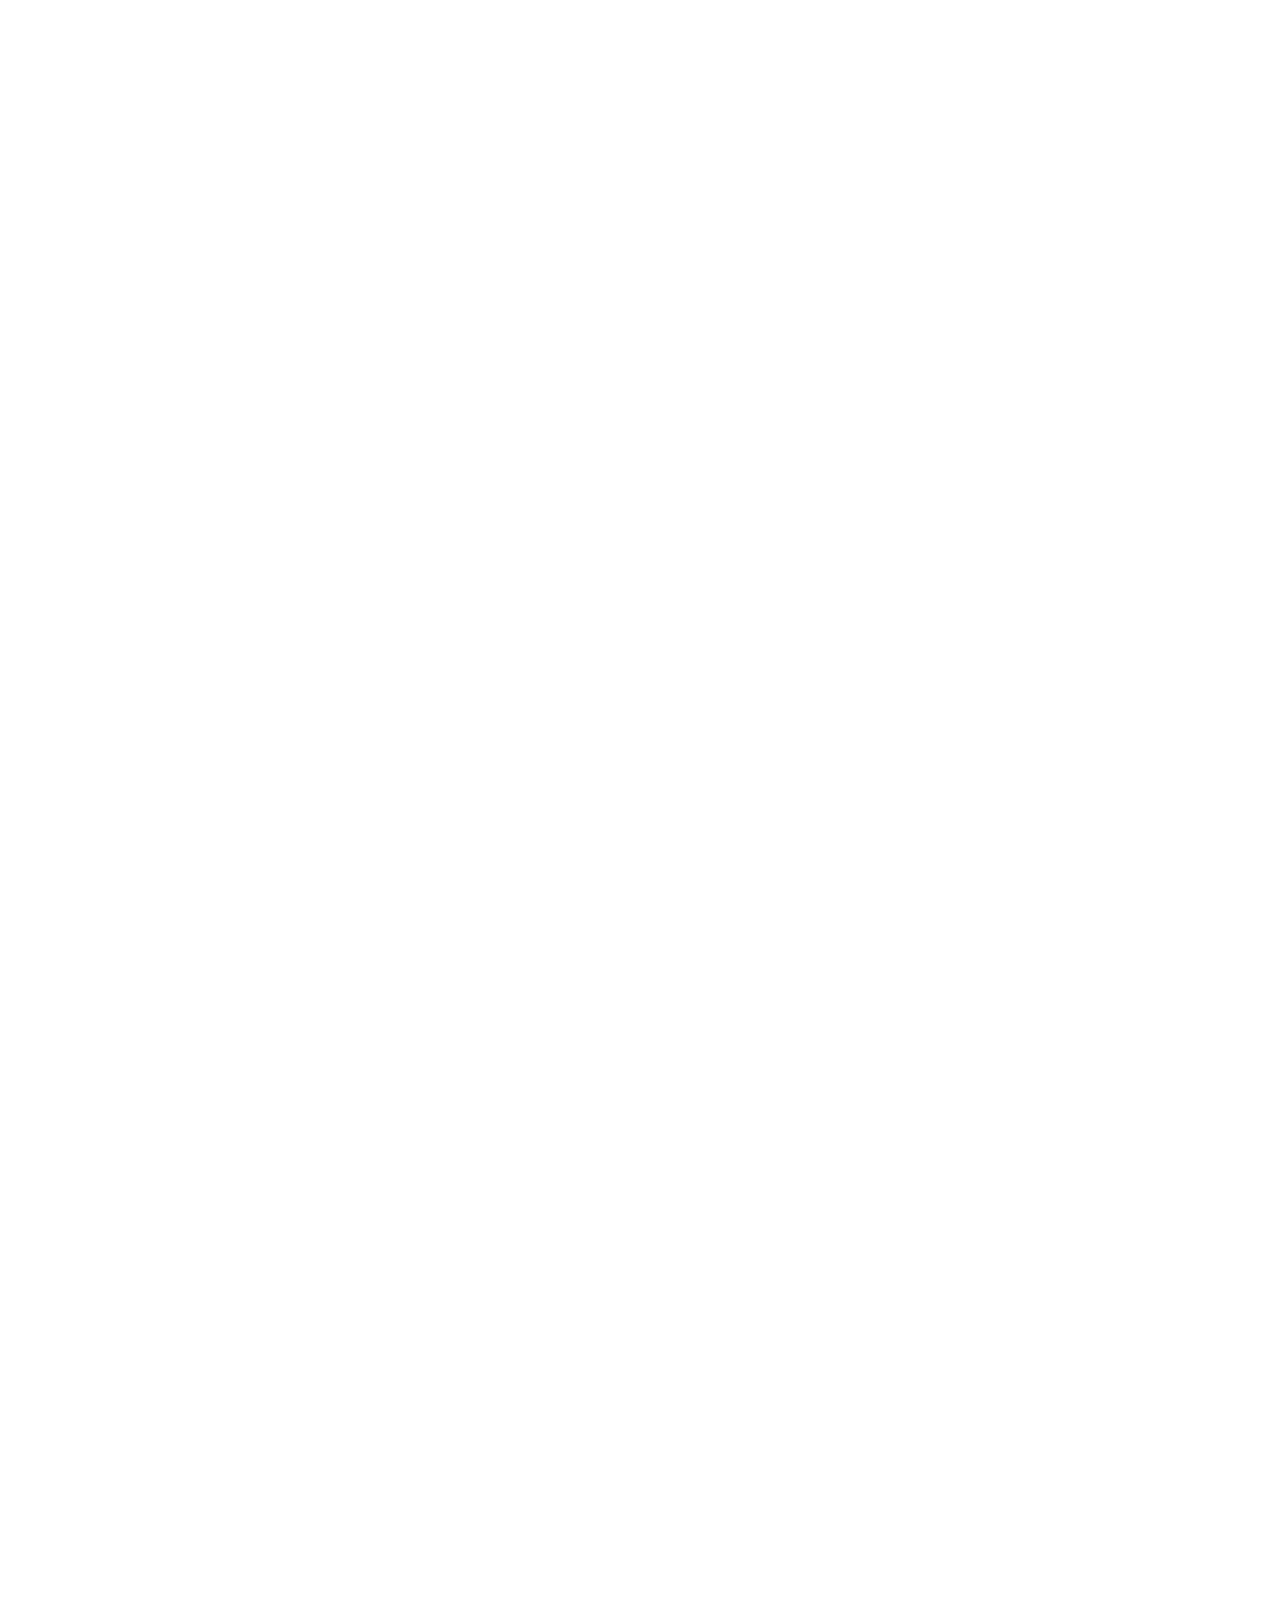
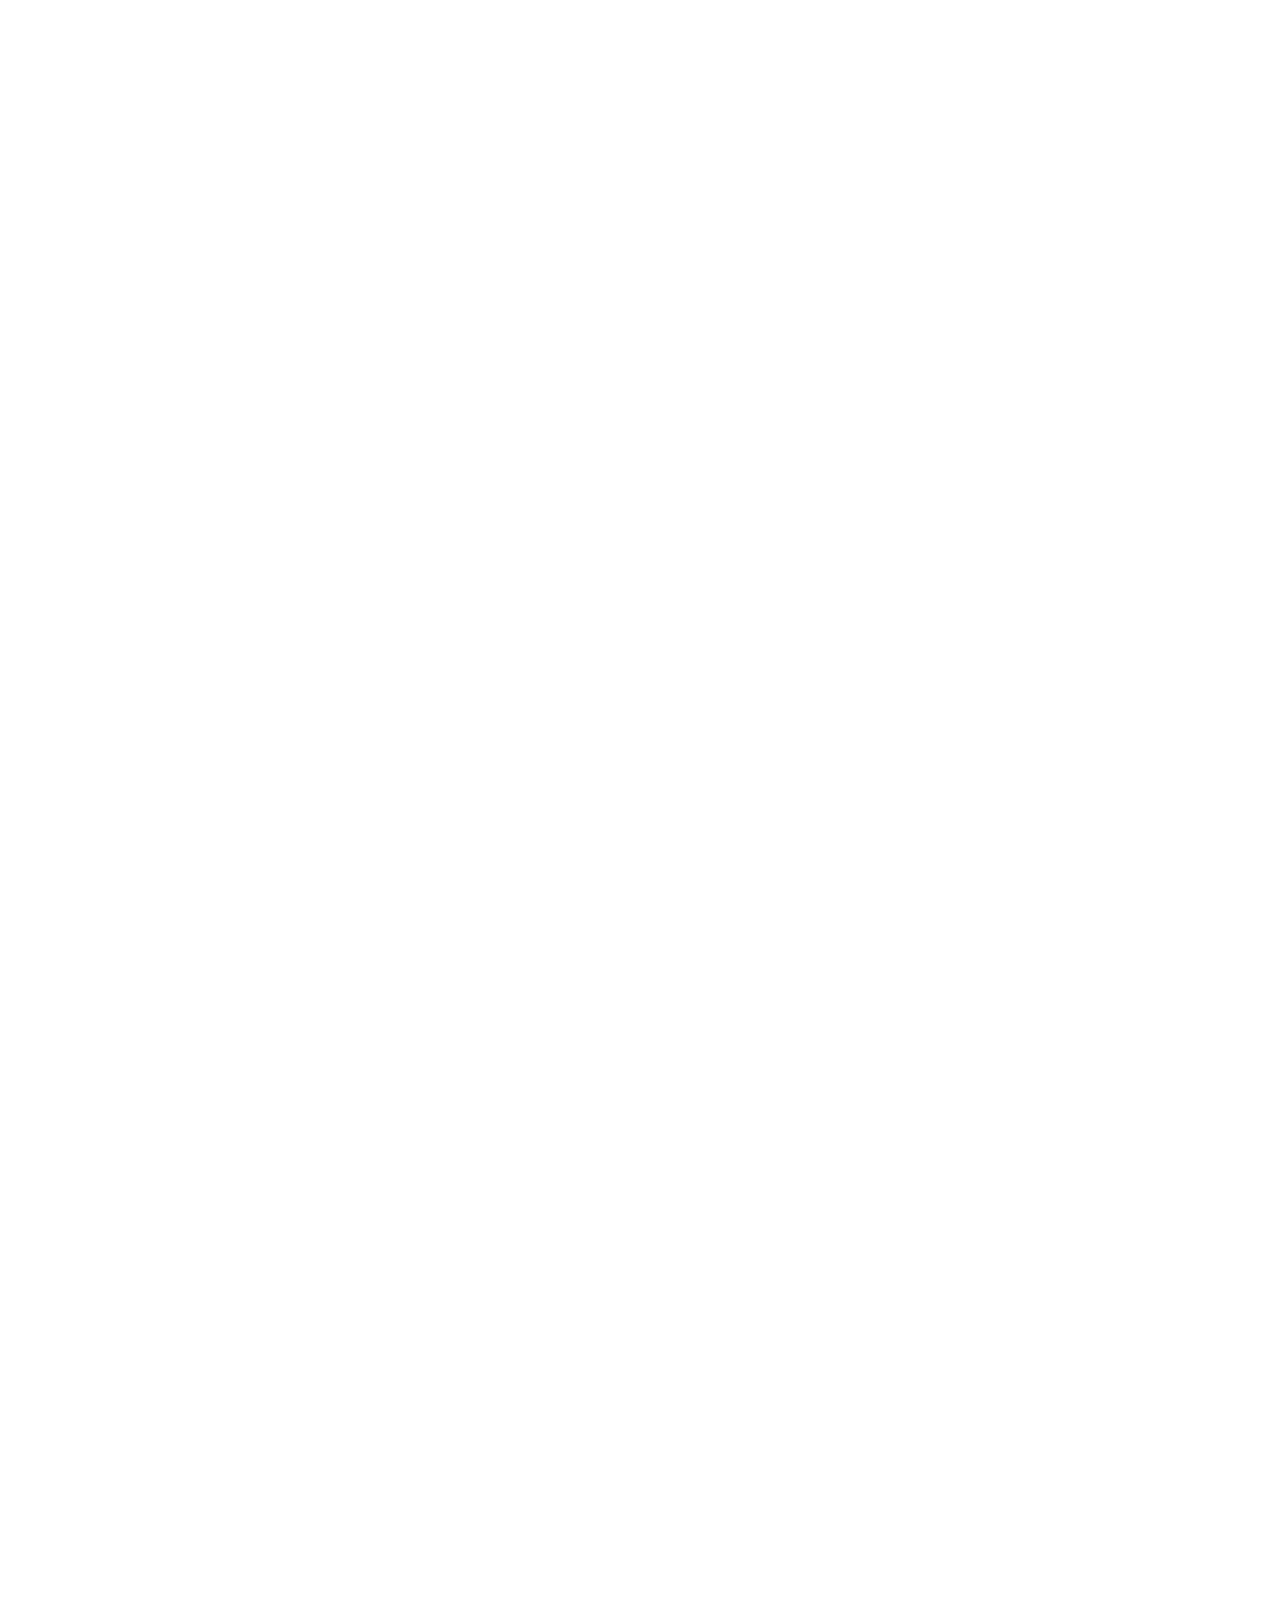
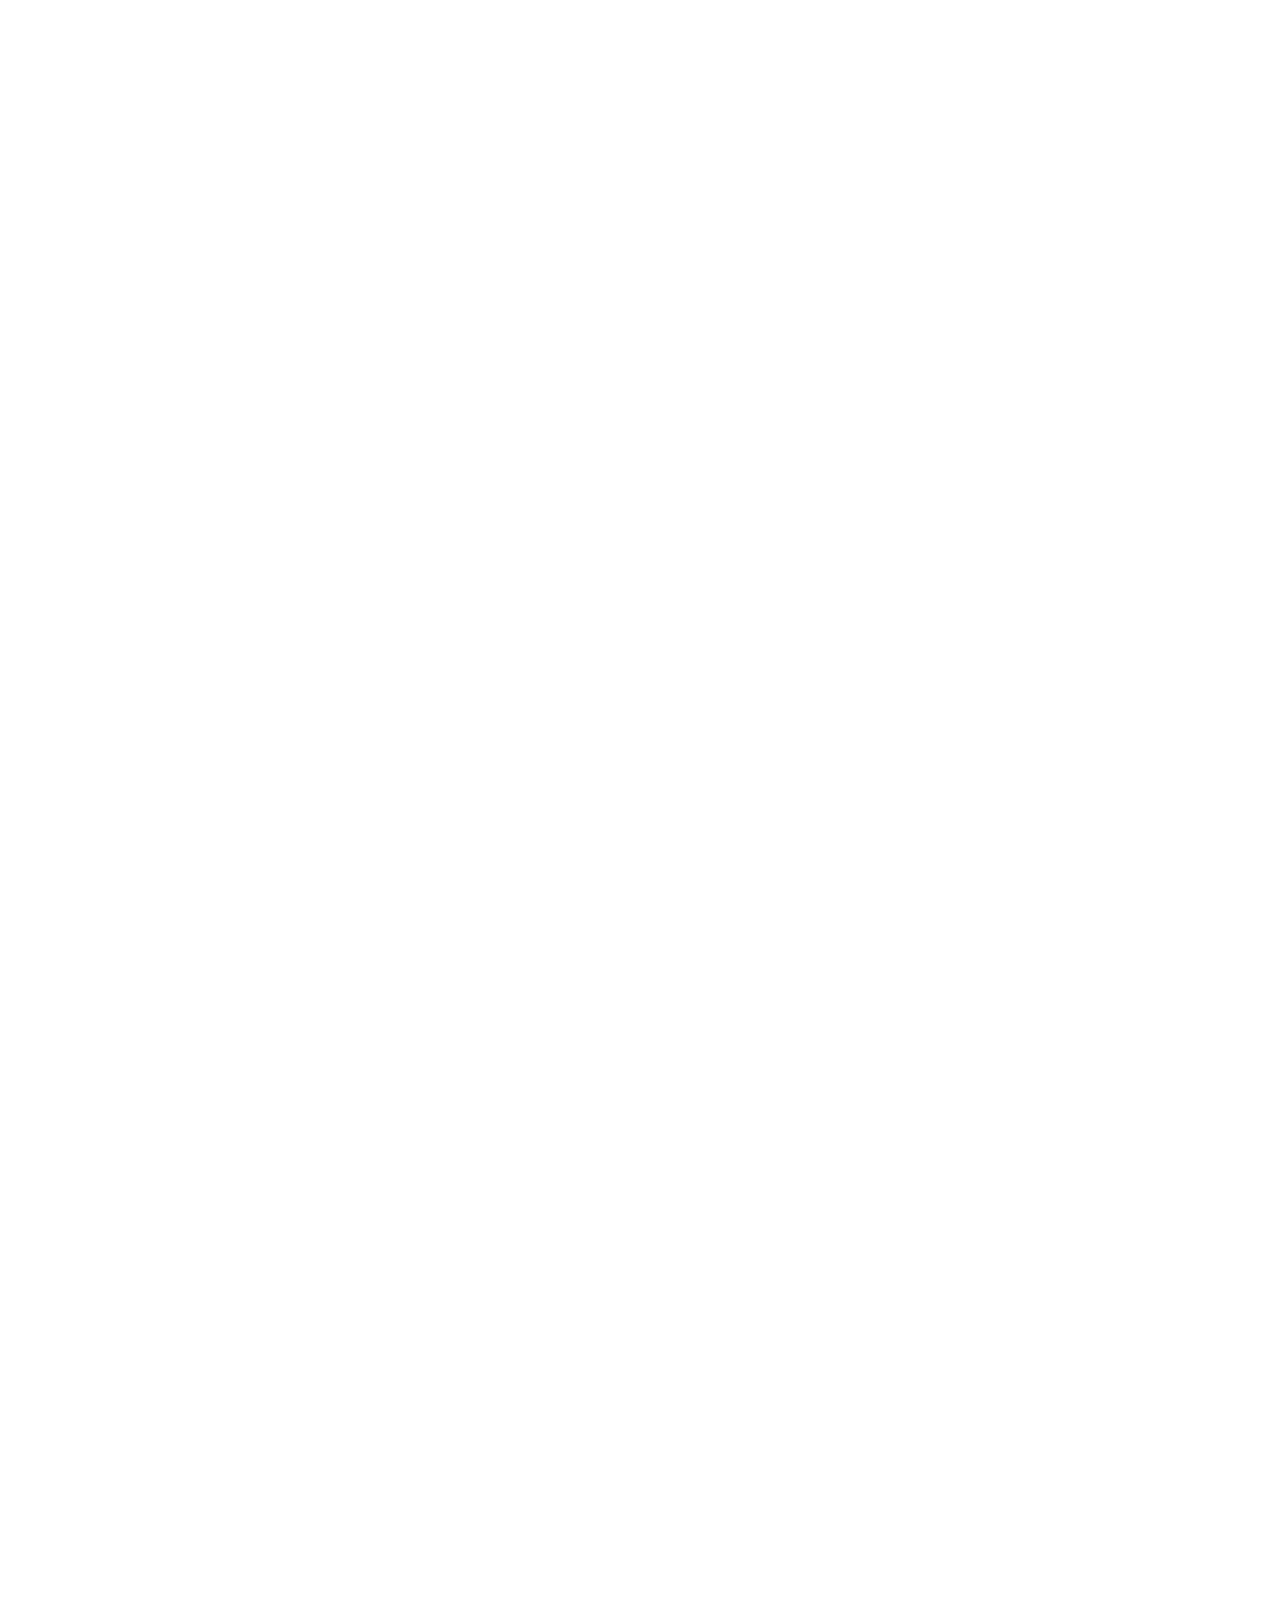
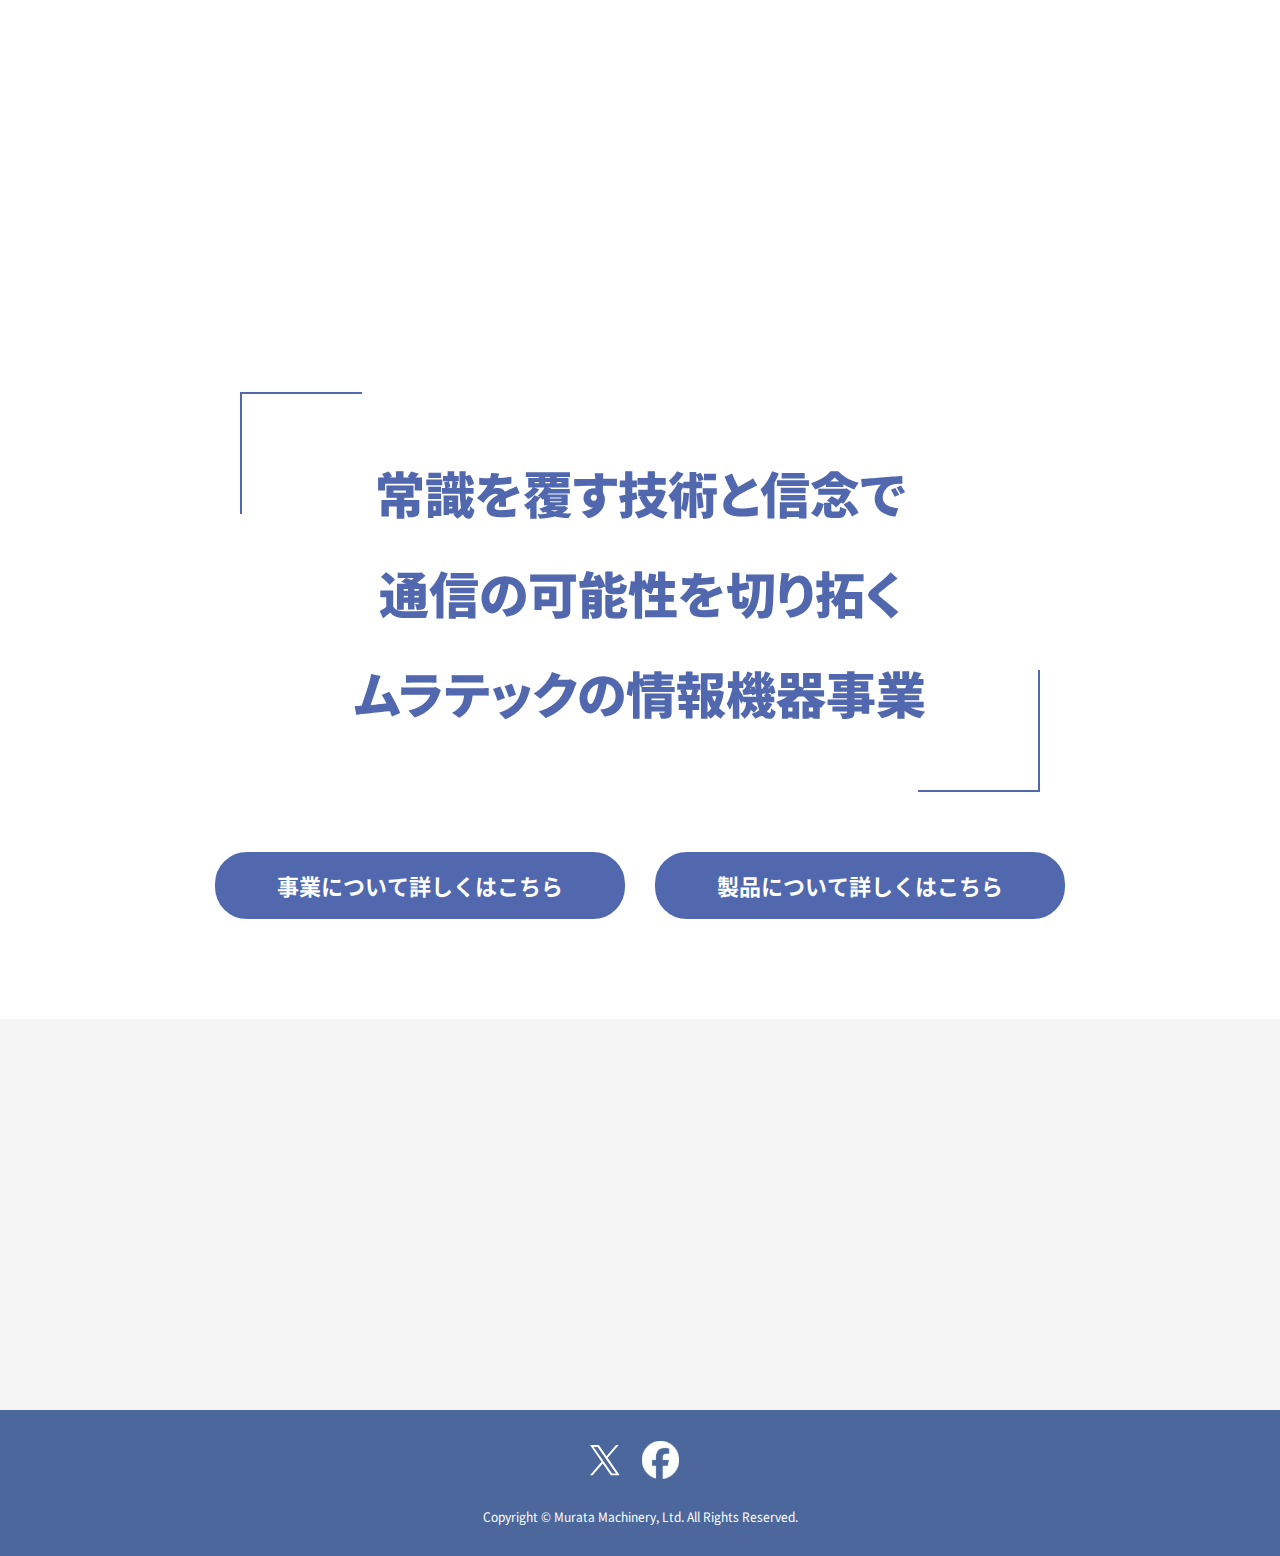
<file: story/03/index.html>
<!DOCTYPE html>
<html lang="ja">

<head>
  <meta charset="UTF-8" />
  <!-- GA,GTM -->
  <script>
    (function (w, d, s, l, i) {
      w[l] = w[l] || [];
      w[l].push({ "gtm.start": new Date().getTime(), event: "gtm.js" });
      var f = d.getElementsByTagName(s)[0],
        j = d.createElement(s),
        dl = l != "dataLayer" ? "&l=" + l : "";
      j.async = true;
      j.src = "https://www.googletagmanager.com/gtm.js?id=" + i + dl;
      f.parentNode.insertBefore(j, f);
    })(window, document, "script", "dataLayer", "GTM-5CWK9Q5J");
  </script>
  <!-- /GA,GTM -->
  <meta http-equiv="X-UA-Compatible" content="IE=edge" />
  <meta name="viewport" content="width=device-width, initial-scale=1.0" />
  <title>革新の分岐点 Story vol.3 日本初の自社開発に挑み通信の常識を覆したファクシミリ用G3モデム | 革新の分岐点 - ムラテック 村田機械</title>
  <meta name="description" content="革新の分岐点 Story vol.3 日本初の自社開発に挑み通信の常識を覆したファクシミリ用G3モデム" />
  <meta name="viewport" content="width=device-width,initial-scale=1.0" />
  <meta name="format-detection" content="telephone=no" />
  <meta property="og:url" content="https://www.muratec.jp/corp/communication/sidestory/" />
  <meta property="og:type" content="website" />
  <meta property="og:title" content="革新の分岐点 Story vol.3 日本初の自社開発に挑み通信の常識を覆したファクシミリ用G3モデム" />
  <meta property="og:image" content="https://www.muratec.jp/corp/communication/assets/img/ogp.webp" />
  <meta property="og:description" content="革新の分岐点 Story vol.3 日本初の自社開発に挑み通信の常識を覆したファクシミリ用G3モデム" />
  <meta property="og:site_name" content="村田機械" />
  <link rel="preload" href="../../assets/css/common.css" as="style" />
  <link rel="stylesheet" href="../../assets/css/common.css?v4" />
  <link rel="canonical" href="https://www.muratec.jp/corp/communication/sidestory/" />
  <style>
    .caption {
      margin-top: 10px;
    }
  </style>
  <script type="application/ld+json">
      [
        {
          "@context": "http://schema.org",
          "@type": "WebSite",
          "headline": "革新の分岐点 Story vol.3 日本初の自社開発に挑み通信の常識を覆したファクシミリ用G3モデム",
          "mainEntityOfPage": {
            "@type": "WebPage",
            "@id": "https://www.muratec.jp/corp/communication/"
          },
          "image": {
            "@type": "ImageObject",
            "url": "https://www.muratec.jp/corp/communication/assets/img/ogp.webp"
          }
        },
        {
          "@context": "http://schema.org",
          "@type": "BreadcrumbList",
          "itemListElement": [
            {
              "@type": "ListItem",
              "position": 1,
              "item": {
                "@id": "https://www.muratec.jp/corp/communication/",
                "name": "革新の分岐点 - ムラテック 村田機械"
              }
            },
            {
              "@type": "ListItem",
              "position": 2,
              "item": {
                "@id": "https://www.muratec.jp/corp/communication/story/01/",
                "name": "革新の分岐点 Story vol.3 日本初の自社開発に挑み通信の常識を覆したファクシミリ用G3モデム"
              }
            }
          ]
        }
      ]
    </script>
</head>

<body class="story story03">
  <!-- Google Tag Manager (noscript) -->
  <noscript><iframe src="https://www.googletagmanager.com/ns.html?id=GTM-5CWK9Q5J" height="0" width="0" style="display: none; visibility: hidden"></iframe></noscript>
  <!-- End Google Tag Manager (noscript) -->
  <div id="load_area">
    <div class="loading_mv">
      <video id="loading_mv" muted playsinline>
        <source type="video/mp4" id="loading_mp4" />
      </video>
    </div>
  </div>
  <div id="conteiner">
    <header>
      <div class="inner">
        <p id="header_logo">
          <a href="../../"><img src="../../assets/img/common/logo.svg" alt="革新の分岐点 - ムラテック 村田機械" /></a>
        </p>
        <div class="header_btn">
          <button class="c-hamburger-menu__button">
            <span class="c-hamburger-menu__button-mark"></span>
            <span class="c-hamburger-menu__button-mark"></span>
            <span class="c-hamburger-menu__button-mark"></span>
          </button>
        </div>
      </div>
      <nav class="header_nav">
        <div class="inner">
          <ul>
            <li><a href="../../">TOP</a></li>
            <li><a href="../../story/01/">革新の分岐点 Story vol.1</a></li>
            <li><a href="../../story/02/">革新の分岐点 Story vol.2</a></li>
            <li><a href="../../story/03/">革新の分岐点 Story vol.3</a></li>
            <li><a href="../../dialogue/">「革新の分岐点」スペシャル対談</a></li>
            <li><a href="../../history/">全国女子駅伝・挑戦の軌跡</a></li>
            <li>
              <a href="../../sidestory/">レースだけではない、<br />大会のサイド・ストーリー</a>
            </li>
          </ul>
        </div>
      </nav>
    </header>

    <div id="content_wrap">
      <div id="mainvisual">
        <div class="inner">
          <div class="text">
            <p class="label"><span>革新の分岐点　Story vol.3</span></p>
            <h1 id="page_tlt">
              <span class="subcopy">― ファクシミリ普及の裏にあった技術革新 ―</span>
              日本初の自社開発に挑み<br>通信の常識を覆した<br>ファクシミリ用G3モデム

            </h1>
          </div>
        </div>
      </div>
      <div id="read_area">
        <div class="inner">
          <p>
            紙に書いた文字や絵が一瞬で遠くに届く。<br>今では当たり前のように思えるファクシミリの裏には、<br class="pcbr">常識を覆し、自らの手で通信の未来を切り拓いた<br class="pcbr">開発チームの挑戦がありました。
          </p>
        </div>
      </div>
      <div id="section">
        <div class="section01 js-scTrigger">
          <div class="inner">
            <h2 class="headline"><strong>ファクシミリ市場を一変させた</strong><br class="spbr" />新規格の登場</h2>
            <div class="flex_box">
              <div class="text">
                <p>1980年代になり、ファクシミリの世界に大きな変化が訪れました。従来のファクシミリは1枚送るのに数分かかり、文字や図面もつぶれがち。さらに東京―大阪間で1分あたり150円の通信費がかかるなど、長距離送信には大きな負担が伴っていました。そうした状況を一変させたのが、ファクシミリ通信の国際基準として制定された「G3規格」でした。1枚を約1分で送信できるようになり、文字や図面も鮮明に伝えられるようになったのです。この新規格の登場により、ファクシミリ市場は一気に活性化しました。</p>
                <p>特に漢字文化を持つ日本では、書類や手書き文字をそのまま送れる利便性が評価され、需要が一気に拡大。これに応える形で製品の画質や機能が飛躍的に進化し、企業内だけでなく様々な相手との通信手段として広まっていきました。やがて日本メーカーの高性能で信頼性の高いファクシミリは、世界市場を席巻するまでになったのです。</p>
              </div>
            </div>
          </div>
        </div>
        <div class="section02 js-scTrigger">
          <div class="inner">
            <div class="text">
              <h2 class="headline">立ちはだかった<br class="spbr" /><strong>米国メーカー製モデムの壁</strong></h2>
              <p>しかし、ファクシミリ技術の進化には、大きな壁が立ちはだかっていました。<br>ファクシミリには、文書や図面を読み取ったデジタル信号を電話回線で送受信可能なアナログ信号に相互変換する変復調装置「モデム」が必須ですが、当時のモデム市場は、米国メーカーの独占状態。ムラテックを含む国内メーカーは、同社のモデムを買って組み込む以外に選択肢はありませんでした。<br>通信品質を左右するモデムが他社製品である以上、通信不具合が起きても自社では手の打ちようがありません。たとえば「特定の国に送信できない」といったトラブルに直面しても、メーカーに問い合わせることしかできないのです。しかも回答が届くまで数か月を要し、取引規模の小さかったムラテックの声は軽視されがちでした。</p>
              <p>外部に振り回される状況は社内に不満を募らせ、「このままでは前に進めない」という思いが技術者たちの心に火をつけました。</p>
            </div>
          </div>
        </div>
        <div class="section03 js-scTrigger">
          <div class="inner">
            <div class="text">
              <h2 class="headline">「モデムくらいなら作れますよ！」<br>現場から始まった挑戦</h2>
              <p>時を同じくして、「大手メーカーとの競争に勝つためにどうすればいいか」という議論も社内で活発化していきました。そこで注目されたのがモデムの内製化でした。他社製のモデムはファクシミリの電子部品の中でも突出して高価で、製品価格を押し上げる要因となっていたため、「モデムを自社開発できれば、コストを抑えられるのでは」と考えたのです。しかし、モデムの自社開発という発想は、大手すら試みようとしない当時の常識から大きく外れたもの。当然、容易に実現できることではありませんでした。</p>
              <p>そんな状況を打開したのは、ある技術者のひと言でした。<br>「モデムくらいなら作れますよ！」<br>この発言をきっかけに、まだ入社１～２年の若手社員を含む4名の精鋭が集められ、1984年にプロジェクト「ORANGE（オレンジ）」が始動。そのコードネームには「いつか必ず実を結ぶように」という願いが込められていました。
              </p>
              <p>サイズが大きく、メイン基板の横に置くしかなかった他社製モデムに対し、プロジェクトメンバーは基板上に収められるコンパクトで高性能なモデムの開発を構想。製品そのもののあり方から変える革新的な挑戦のはじまりです。</p>
            </div>
          </div>
        </div>

        <div class="section04 js-scTrigger">

          <div class="inner">
            <h2 class="headline">シミュレーターなき時代、<br class="spbr" /><strong>手探りの開発</strong></h2>
            <div class="text">
              <p>モデムを開発するには、デジタル信号とアナログ信号を相互変換する回路設計や、不安定な電話回線への対応、相手機器との互換性確保といった数々の最先端技術が求められます。しかも、当時はまだ回路を仮想的に試せるシミュレーションツールがなく、実際に部品を接続してテスト用回路を組み、動作を確認するしかありませんでした。</p>
              <p>結局、苦労に苦労を重ねて作られた最初のテスト基板は、A3用紙2枚を縦に並べたほどの大きさに。その検証や調整には、大変な労力を要しました。<br>次から次へと出てくる不具合。サイズやコストに関する課題。一日も早い完成を望む社内の期待。さまざまな要因に振りまわされながらも、プロジェクトメンバーはモデム開発という難題に挑み続け、3年の歳月をかけてようやく自社開発モデムを完成させました。</p>
              <p>完成したモデムは非常に小さく、当初の構想通りメイン基板上に実装することができ、ファクシミリ本体のコンパクト化にも成功。「市場に一石を投じる製品ができた」。誰もがそう思える納得の出来でした。</p>
              <div class="img"><img src="./img/img02.webp" alt="" /></div>
            </div>
          </div>

        </div>

        <div class="section05 js-scTrigger">

          <div class="inner">
            <h2 class="headline"><strong>モデムの内製化</strong>が<br class="spbr" />市場にもたらした衝撃</h2>
            <div class="text">
              <p>1987年8月、ついに自社開発モデムを搭載したファクシミリ「M-1」が発売。モデム内製化により業界初の10万円以下という低価格を実現したM-1は爆発的なヒットを記録し、家庭やオフィスにファクシミリが一気に普及するきっかけとなりました。<br>業界関係者から「ムラテックのファクシミリにはモデムがない」とまで評されたコンパクトな“見えないモデム”は、市場に強烈なインパクトを残したのです。</p>

              <p>この結果は業界全体の動向にも大きく影響しました。それまで市場を独占していた米国メーカーは低価格で小型のモデム開発に踏み切り、他の国内メーカーもモデム開発はできないまでも留守番電話やコードレス機能といった付加価値をつけることで差別化を展開。各社の動きが一気に激しくなり、ムラテックの投じた一石によって業界内の競争は加速していきました。</p>
            </div>

          </div>
          <div class="vs">
            <img src="./img/img03.webp" alt="" />
          </div>
        </div>
        <div class="section06 js-scTrigger">

          <div class="inner">
            <h2 class="headline">今なお受け継がれる<strong>挑戦の精神</strong></h2>
            <div class="text">
              <p>モデムを自社開発したからこそファクシミリ通信に関するあらゆる課題に迅速に対応できるようになり、「ファクシミリといえばムラテック」と評されることも。大手メーカーにも引けを取らない開発を成し遂げられたのは、会社の規模にとらわれず、「挑めば必ず道は開ける」という強い信念があったからです。この挑戦心こそが現在にもつながる成長の原動力となっています。</p>
              <p>一人の技術者の発言から始まったモデム開発という挑戦は確かに大きな実を結び、ファクシミリという通信手段の常識を塗り替える革新の分岐点となったのです。</p>

              <div class="img"><img src="./img/img04.webp" alt="" /></div>
            </div>

          </div>
        </div>
        <div id="slogan">
        <div class="inner">
          <div class="text">
            <p>常識を覆す技術と信念で<br />通信の可能性を切り拓く<br />ムラテックの情報機器事業</p>
          </div>
          <div class="btns">
            <p class="more"><a href="#" target="_blank">事業について詳しくはこちら</a></p>
            <p class="more"><a href="#" target="_blank">製品について詳しくはこちら</a></p>
          </div>
        </div>
      </div>
      </div>
      
      <div id="back_area">
        <div class="inner">
          <ul class="sp_links js-scTrigger">
            <li><a href="../../story/01/">
                <picture class="show">
                    <source media="(min-width: 900px)" srcset="../../assets/img/top/story01_sp.png" />
                    <source media="(max-width: 899px)" srcset="../../assets/img/common/story01_subbnr.png" />
                    <img class="lazy" src="../../assets/img/top/story01_sp.png" alt="世界で初めて空気の力で糸をつないだ マッハスプライサー">
                </picture>
              </a></li>
            <li>
              <a href="../../story/02/">
                <picture class="show">
                                        <source media="(min-width: 900px)" srcset="../../assets/img/top/story02_sp.png" />
                                        <source media="(max-width: 899px)" srcset="../../assets/img/common/story02_subbnr.png" />
                                        <img class="lazy" src="../../assets/img/top/story02_sp.png" alt="時代の変化に進化で応え続けたロジスティクスシステム">
                                    </picture>
              </a>
            </li>
          </ul>
          <p class="back_btn js-scTrigger"><a href="../../">TOP へ戻る</a></p>
        </div>
      </div>

      <footer>
        <div class="footer_nav">
          <div class="inner">
            <ul class="sns">
              <li>
                <a href="https://twitter.com/muratec_jp" target="_blank"><img src="../../assets/img/common/icon_x.svg" alt="X" /></a>
              </li>
              <li>
                <a href="https://www.facebook.com/muratec.jp" target="_blank"><img src="../../assets/img/common/icon_fb.svg" alt="facebook" /></a>
              </li>
            </ul>
            <p id="copyright">Copyright © Murata Machinery, Ltd. All Rights Reserved.</p>
          </div>
        </div>
      </footer>
      <button id="page_top"><img src="../../assets/img/common/page_top.svg" alt="ページの先頭へ" /></button>
    </div>
    <div id="modal-video" class="close js-modal-video-close">
      <div id="player"></div>
    </div>
    <script src="https://code.jquery.com/jquery-3.7.0.slim.min.js" integrity="sha256-tG5mcZUtJsZvyKAxYLVXrmjKBVLd6VpVccqz/r4ypFE=" crossorigin="anonymous"></script>
    <script type="text/javascript" src="../../assets/js/core.js"></script>
</body>

</html>
</file>
<file: assets/css/common.css>
﻿@import "https://fonts.googleapis.com/css2?family=Noto+Sans+JP:wght@100..900&display=swap";
@font-face {
	font-display: swap;
	font-family: "YakuHanJP";
	font-style: normal;
	font-weight: 400;
	src: url("./font/YakuHanJP-Regular.woff2") format("woff2");
}
@font-face {
	font-display: swap;
	font-family: "YakuHanJP";
	font-style: normal;
	font-weight: 500;
	src: url("./font/YakuHanJP-Medium.woff2") format("woff2");
}
@font-face {
	font-display: swap;
	font-family: "YakuHanJP";
	font-style: normal;
	font-weight: 700;
	src: url("./font/YakuHanJP-Bold.woff2") format("woff2");
}
@font-face {
	font-display: swap;
	font-family: "YakuHanMP";
	font-style: normal;
	font-weight: 400;
	src: url("./font/YakuHanMP-Regular.woff2") format("woff2");
}
@font-face {
	font-display: swap;
	font-family: "YakuHanMP";
	font-style: normal;
	font-weight: 500;
	src: url("./font/YakuHanMP-Medium.woff2") format("woff2");
}
@font-face {
	font-display: swap;
	font-family: "YakuHanMP";
	font-style: normal;
	font-weight: 700;
	src: url("./font/YakuHanMP-Bold.woff2") format("woff2");
}
@font-face {
	font-display: swap;
	font-family: "YakuHanRP";
	font-style: normal;
	font-weight: 400;
	src: url("./font/YakuHanRP-Regular.woff2") format("woff2");
}
@font-face {
	font-display: swap;
	font-family: "YakuHanRP";
	font-style: normal;
	font-weight: 500;
	src: url("./font/YakuHanRP-Medium.woff2") format("woff2");
}
@font-face {
	font-display: swap;
	font-family: "YakuHanRP";
	font-style: normal;
	font-weight: 700;
	src: url("./font/YakuHanRP-Bold.woff2") format("woff2");
}
@font-face {
	font-display: swap;
	font-family: "Noto Sans JP";
	font-style: normal;
	font-weight: 400;
	src: url("./font/NotoSansJP-Regular.woff2") format("woff2");
}
@font-face {
	font-display: swap;
	font-family: "Noto Sans JP";
	font-style: normal;
	font-weight: 500;
	src: url("./font/NotoSansJP-Medium.woff2") format("woff2");
}
@font-face {
	font-display: swap;
	font-family: "Noto Sans JP";
	font-style: normal;
	font-weight: 700;
	src: url("./font/NotoSansJP-Bold.woff2") format("woff2");
}
@font-face {
	font-display: swap;
	font-family: "Open Sans";
	font-style: normal;
	font-weight: 400;
	src: url("./font/open-sans-v40-latin-regular.woff2") format("woff2");
}
@font-face {
	font-display: swap;
	font-family: "Open Sans";
	font-style: normal;
	font-weight: 600;
	src: url("./font/open-sans-v40-latin-600.woff2") format("woff2");
}
@font-face {
	font-display: swap;
	font-family: "Open Sans";
	font-style: italic;
	font-weight: 600;
	src: url("./font/open-sans-v40-latin-600italic.woff2") format("woff2");
}
@font-face {
	font-display: swap;
	font-family: "Open Sans";
	font-style: normal;
	font-weight: 700;
	src: url("./font/open-sans-v40-latin-700.woff2") format("woff2");
}
@font-face {
	font-display: swap;
	font-family: "Open Sans";
	font-style: italic;
	font-weight: 700;
	src: url("./font/open-sans-v40-latin-700italic.woff2") format("woff2");
}
html,
body,
div,
span,
object,
iframe,
h1,
h2,
h3,
h4,
h5,
h6,
p,
blockquote,
pre,
abbr,
address,
cite,
code,
del,
dfn,
em,
img,
ins,
kbd,
q,
samp,
small,
strong,
sub,
sup,
var,
b,
i,
dl,
dt,
dd,
ol,
ul,
li,
fieldset,
form,
label,
legend,
table,
caption,
tbody,
tfoot,
thead,
tr,
th,
td,
article,
aside,
canvas,
details,
figcaption,
figure,
footer,
header,
hgroup,
menu,
nav,
section,
summary,
time,
mark,
audio,
video {
	margin: 0;
	padding: 0;
	border: 0;
	outline: 0;
	font-size: 100%;
	vertical-align: baseline;
	background: rgba(0, 0, 0, 0);
}
body {
	line-height: 1;
}
article,
aside,
details,
figcaption,
figure,
footer,
header,
hgroup,
menu,
nav,
section {
	display: block;
}
ul {
	list-style: none;
}
blockquote,
q {
	quotes: none;
}
blockquote:before,
blockquote:after,
q:before,
q:after {
	content: none;
}
a {
	margin: 0;
	padding: 0;
	font-size: 100%;
	vertical-align: baseline;
	background: rgba(0, 0, 0, 0);
}
ins {
	background-color: #ff9;
	color: #000;
	text-decoration: none;
}
mark {
	background-color: #ff9;
	color: #000;
	font-style: italic;
	font-weight: bold;
}
del {
	text-decoration: line-through;
}
abbr[title],
dfn[title] {
	border-bottom: 1px dotted;
	cursor: help;
}
table {
	border-collapse: collapse;
	border-spacing: 0;
}
hr {
	display: block;
	height: 1px;
	border: 0;
	border-top: 1px solid #ccc;
	margin: 1em 0;
	padding: 0;
}
input,
select {
	vertical-align: middle;
}
button {
	background-color: rgba(0, 0, 0, 0);
	border: none;
	cursor: pointer;
	outline: none;
	padding: 0;
	appearance: none;
}
:root {
	line-height: 1.75;
	font-weight: 400;
	color: #000;
	font-family: "游ゴシック体", YuGothic, "游ゴシック", "Yu Gothic", "Noto Sans JP", "メイリオ", Meiryo, "ＭＳ Ｐゴシック", sans-serif;
	font-weight: 400;
	font-synthesis: none;
	text-rendering: optimizeLegibility;
	--contentWidth: 1260px;
	--easeInOutCubic: cubic-bezier(0.65, 0, 0.35, 1);
	--color-white: #fff;
	--color-text: #222;
	--scrollbar-width: 17px;
	--boder-color: #000;
}
html {
	color: #000;
	height: -webkit-fill-available;
}
body {
	font-family: "游ゴシック体", YuGothic, "游ゴシック", "Yu Gothic", "Noto Sans JP", "メイリオ", Meiryo, "ＭＳ Ｐゴシック", sans-serif;
	font-size: 140%;
	line-height: 1.5;
	-webkit-text-size-adjust: 100%;
	font-feature-settings: "palt";
	background-color: #fff;
}
#main {
	display: block;
}
html {
	font-size: 62.5%;
}
.text_link {
	color: #0ca7dc;
	text-decoration: underline;
}
.tel_link {
	pointer-events: none;
	cursor: none;
	color: #000;
}
.mv_area {
	aspect-ratio: 16/9;
	max-width: 800px;
	margin-left: auto;
	margin-right: auto;
}
.mv_area iframe {
	width: 100%;
	height: 100%;
}
@media screen and (max-width: 900px) {
	.tel_link {
		pointer-events: inherit;
		cursor: pointer;
		text-decoration: underline;
	}
}
rt {
	font-size: 0.6rem;
	font-weight: 400;
}
a {
	color: #333;
	text-decoration: none;
	text-underline-offset: 0.15em;
	word-break: break-all;
}
a:visited {
	color: #333;
	text-decoration: none;
}
a:hover {
	color: #333;
	text-decoration: underline;
}
img {
	line-height: 1;
	vertical-align: bottom;
	height: auto;
}
table th img,
table td img {
	vertical-align: middle;
}
.fr {
	float: right;
}
.fl {
	float: left;
}
.pcbr {
	display: block !important;
}
.tbbr {
	display: none !important;
}
.spbr {
	display: none !important;
}
@media screen and (max-width: 900px) {
	.pcbr {
		display: none !important;
	}
	.tbbr {
		display: none !important;
	}
	.spbr {
		display: block !important;
	}
}
.mt0 {
	margin-top: 0px !important;
}
.mt5 {
	margin-top: 5px !important;
}
.mt10 {
	margin-top: 10px !important;
}
.mt15 {
	margin-top: 15px !important;
}
.mt20 {
	margin-top: 20px !important;
}
.mt25 {
	margin-top: 25px !important;
}
.mt30 {
	margin-top: 30px !important;
}
.mt35 {
	margin-top: 35px !important;
}
.mt40 {
	margin-top: 40px !important;
}
.mt45 {
	margin-top: 45px !important;
}
.mt50 {
	margin-top: 50px !important;
}
.mt55 {
	margin-top: 55px !important;
}
.mt60 {
	margin-top: 60px !important;
}
.mb0 {
	margin-bottom: 0px !important;
}
.mb5 {
	margin-bottom: 5px !important;
}
.mb10 {
	margin-bottom: 10px !important;
}
.mb15 {
	margin-bottom: 15px !important;
}
.mb20 {
	margin-bottom: 20px !important;
}
.mb25 {
	margin-bottom: 25px !important;
}
.mb30 {
	margin-bottom: 30px !important;
}
.mr0 {
	margin-right: 0px !important;
}
.mr5 {
	margin-right: 5px !important;
}
.mr10 {
	margin-right: 10px !important;
}
.mr15 {
	margin-right: 15px !important;
}
.mr20 {
	margin-right: 20px !important;
}
.ml0 {
	margin-left: 0px !important;
}
.ml5 {
	margin-left: 5px !important;
}
.ml10 {
	margin-left: 10px !important;
}
.ml15 {
	margin-left: 15px !important;
}
.ml20 {
	margin-left: 20px !important;
}
.pt0 {
	padding-top: 0px !important;
}
.pt5 {
	padding-top: 5px !important;
}
.pt10 {
	padding-top: 10px !important;
}
.pt15 {
	padding-top: 15px !important;
}
.pt20 {
	padding-top: 20px !important;
}
.pt25 {
	padding-top: 25px !important;
}
.pt30 {
	padding-top: 30px !important;
}
.pt35 {
	padding-top: 35px !important;
}
.pt40 {
	padding-top: 40px !important;
}
.pt45 {
	padding-top: 45px !important;
}
.pt50 {
	padding-top: 50px !important;
}
.pt55 {
	padding-top: 55px !important;
}
.pt60 {
	padding-top: 60px !important;
}
.pb0 {
	padding-bottom: 0px !important;
}
.pb5 {
	padding-bottom: 5px !important;
}
.pb10 {
	padding-bottom: 10px !important;
}
.pb15 {
	padding-bottom: 15px !important;
}
.pb20 {
	padding-bottom: 20px !important;
}
.pb25 {
	padding-bottom: 25px !important;
}
.pb30 {
	padding-bottom: 30px !important;
}
.pr0 {
	padding-right: 0px !important;
}
.pr5 {
	padding-right: 5px !important;
}
.pr10 {
	padding-right: 10px !important;
}
.pr15 {
	padding-right: 15px !important;
}
.pr20 {
	padding-right: 20px !important;
}
.pl0 {
	padding-left: 0px !important;
}
.pl5 {
	padding-left: 5px !important;
}
.pl10 {
	padding-left: 10px !important;
}
.pl15 {
	padding-left: 15px !important;
}
.pl20 {
	padding-left: 20px !important;
}
input,
textarea,
label {
	vertical-align: middle;
}
.text-r {
	text-align: right !important;
}
.text-c,
table.text-c th,
table.text-c td,
table.th-c th {
	text-align: center !important;
}
.text-l {
	text-align: left !important;
}
img {
	max-width: 100%;
}
.color01 {
	color: #a50b84;
}
@font-face {
	font-family: "fontello";
	src: url("./font/fontello.eot?97777879");
	src: url("./font/fontello.eot?97777879#iefix") format("embedded-opentype"), url("./font/fontello.woff2?97777879") format("woff2"), url("./font/fontello.woff?97777879") format("woff"), url("./font/fontello.ttf?97777879") format("truetype"), url("./font/fontello.svg?97777879#fontello") format("svg");
	font-weight: normal;
	font-style: normal;
}
[class^="icon-"]:before,
[class*=" icon-"]:before {
	font-family: "fontello";
	font-style: normal;
	font-weight: normal;
	speak: never;
	display: inline-block;
	text-decoration: inherit;
	width: 1em;
	margin-right: 0.2em;
	text-align: center;
	font-variant: normal;
	text-transform: none;
	line-height: 1em;
	margin-left: 0.2em;
	-webkit-font-smoothing: antialiased;
	-moz-osx-font-smoothing: grayscale;
}
.icon-down:before {
	content: "";
}
.icon-left:before {
	content: "";
}
.icon-up:before {
	content: "";
}
.icon-right:before {
	content: "";
}
.icon-popup:before {
	content: "";
}
.icon-down-open:before {
	content: "";
}
.icon-up-open-1:before {
	content: "";
}
.icon-right-open:before {
	content: "";
}
.icon-left-open:before {
	content: "";
}
@keyframes scroll-hint-appear {
	0% {
		transform: translateX(40px);
		opacity: 0;
	}
	10% {
		opacity: 1;
	}
	50%,
	100% {
		transform: translateX(-40px);
		opacity: 0;
	}
}
.scroll-hint.is-right-scrollable {
	background: linear-gradient(270deg, rgba(0, 0, 0, 0.15) 0, rgba(0, 0, 0, 0) 16px, rgba(0, 0, 0, 0));
}
.scroll-hint.is-right-scrollable.is-left-scrollable {
	background: linear-gradient(90deg, rgba(0, 0, 0, 0.15) 0, rgba(0, 0, 0, 0) 16px, rgba(0, 0, 0, 0)), linear-gradient(270deg, rgba(0, 0, 0, 0.15) 0, rgba(0, 0, 0, 0) 16px, rgba(0, 0, 0, 0));
}
.scroll-hint.is-left-scrollable {
	background: linear-gradient(90deg, rgba(0, 0, 0, 0.15) 0, rgba(0, 0, 0, 0) 16px, rgba(0, 0, 0, 0));
}
.scroll-hint-icon {
	position: absolute;
	top: calc(50% - 25px);
	left: calc(50% - 60px);
	box-sizing: border-box;
	width: 120px;
	height: 80px;
	border-radius: 5px;
	transition: opacity 0.3s;
	opacity: 0;
	background: rgba(0, 0, 0, 0.7);
	text-align: center;
	padding: 20px 10px 10px 10px;
}
.scroll-hint-icon-wrap {
	position: absolute;
	top: 0;
	left: 0;
	width: 100%;
	height: 100%;
	max-height: 100%;
	pointer-events: none;
}
.scroll-hint-text {
	font-size: 10px;
	color: #fff;
	margin-top: 5px;
}
.scroll-hint-icon-wrap.is-active .scroll-hint-icon {
	opacity: 0.8;
}
.scroll-hint-icon:before {
	display: inline-block;
	width: 40px;
	height: 40px;
	color: #fff;
	vertical-align: middle;
	text-align: center;
	content: "";
	background-size: contain;
	background-position: center center;
	background-repeat: no-repeat;
	background-image: url([data-uri]);
}
.scroll-hint-icon:after {
	content: "";
	width: 34px;
	height: 14px;
	display: block;
	position: absolute;
	top: 10px;
	left: 50%;
	margin-left: -20px;
	background-repeat: no-repeat;
	background-image: url([data-uri]);
	opacity: 0;
	transition-delay: 2.4s;
}
.scroll-hint-icon-wrap.is-active .scroll-hint-icon:after {
	opacity: 1;
}
.scroll-hint-icon-wrap.is-active .scroll-hint-icon:before {
	animation: scroll-hint-appear 1.2s linear;
	animation-iteration-count: 2;
}
.scroll-hint-icon-white {
	background-color: #fff;
	box-shadow: 0 4px 5px rgba(0, 0, 0, 0.4);
}
.scroll-hint-icon-white:before {
	background-image: url([data-uri]);
}
.scroll-hint-icon-white:after {
	background-image: url([data-uri]);
}
.scroll-hint-icon-white .scroll-hint-text {
	color: #000;
}
@font-face {
	font-family: "swiper-icons";
	src: url("data:application/font-woff;charset=utf-8;base64, [base64]//wADZ2x5ZgAAAywAAADMAAAD2MHtryVoZWFkAAABbAAAADAAAAA2E2+eoWhoZWEAAAGcAAAAHwAAACQC9gDzaG10eAAAAigAAAAZAAAArgJkABFsb2NhAAAC0AAAAFoAAABaFQAUGG1heHAAAAG8AAAAHwAAACAAcABAbmFtZQAAA/gAAAE5AAACXvFdBwlwb3N0AAAFNAAAAGIAAACE5s74hXjaY2BkYGAAYpf5Hu/j+W2+MnAzMYDAzaX6QjD6/4//Bxj5GA8AuRwMYGkAPywL13jaY2BkYGA88P8Agx4j+/8fQDYfA1AEBWgDAIB2BOoAeNpjYGRgYNBh4GdgYgABEMnIABJzYNADCQAACWgAsQB42mNgYfzCOIGBlYGB0YcxjYGBwR1Kf2WQZGhhYGBiYGVmgAFGBiQQkOaawtDAoMBQxXjg/wEGPcYDDA4wNUA2CCgwsAAAO4EL6gAAeNpj2M0gyAACqxgGNWBkZ2D4/wMA+xkDdgAAAHjaY2BgYGaAYBkGRgYQiAHyGMF8FgYHIM3DwMHABGQrMOgyWDLEM1T9/w8UBfEMgLzE////P/5//f/V/xv+r4eaAAeMbAxwIUYmIMHEgKYAYjUcsDAwsLKxc3BycfPw8jEQA/[base64]/uznmfPFBNODM2K7MTQ45YEAZqGP81AmGGcF3iPqOop0r1SPTaTbVkfUe4HXj97wYE+yNwWYxwWu4v1ugWHgo3S1XdZEVqWM7ET0cfnLGxWfkgR42o2PvWrDMBSFj/IHLaF0zKjRgdiVMwScNRAoWUoH78Y2icB/yIY09An6AH2Bdu/UB+yxopYshQiEvnvu0dURgDt8QeC8PDw7Fpji3fEA4z/PEJ6YOB5hKh4dj3EvXhxPqH/SKUY3rJ7srZ4FZnh1PMAtPhwP6fl2PMJMPDgeQ4rY8YT6Gzao0eAEA409DuggmTnFnOcSCiEiLMgxCiTI6Cq5DZUd3Qmp10vO0LaLTd2cjN4fOumlc7lUYbSQcZFkutRG7g6JKZKy0RmdLY680CDnEJ+UMkpFFe1RN7nxdVpXrC4aTtnaurOnYercZg2YVmLN/d/gczfEimrE/fs/bOuq29Zmn8tloORaXgZgGa78yO9/cnXm2BpaGvq25Dv9S4E9+5SIc9PqupJKhYFSSl47+Qcr1mYNAAAAeNptw0cKwkAAAMDZJA8Q7OUJvkLsPfZ6zFVERPy8qHh2YER+3i/BP83vIBLLySsoKimrqKqpa2hp6+jq6RsYGhmbmJqZSy0sraxtbO3sHRydnEMU4uR6yx7JJXveP7WrDycAAAAAAAH//wACeNpjYGRgYOABYhkgZgJCZgZNBkYGLQZtIJsFLMYAAAw3ALgAeNolizEKgDAQBCchRbC2sFER0YD6qVQiBCv/H9ezGI6Z5XBAw8CBK/m5iQQVauVbXLnOrMZv2oLdKFa8Pjuru2hJzGabmOSLzNMzvutpB3N42mNgZGBg4GKQYzBhYMxJLMlj4GBgAYow/P/PAJJhLM6sSoWKfWCAAwDAjgbRAAB42mNgYGBkAIIbCZo5IPrmUn0hGA0AO8EFTQAA");
	font-weight: 400;
	font-style: normal;
}
:root {
	--swiper-theme-color: #007aff;
}
.swiper,
swiper-container {
	margin-left: auto;
	margin-right: auto;
	position: relative;
	overflow: hidden;
	list-style: none;
	padding: 0;
	z-index: 1;
	display: block;
}
.swiper-vertical > .swiper-wrapper {
	flex-direction: column;
}
.swiper-wrapper {
	position: relative;
	width: 100%;
	z-index: 1;
	display: flex;
	transition-property: transform;
	transition-timing-function: var(--swiper-wrapper-transition-timing-function, initial);
	box-sizing: content-box;
}
.swiper-android .swiper-slide,
.swiper-wrapper {
	transform: translate3d(0px, 0, 0);
}
.swiper-horizontal {
	touch-action: pan-y;
}
.swiper-vertical {
	touch-action: pan-x;
}
.swiper-slide,
swiper-slide {
	flex-shrink: 0;
	width: 100%;
	position: relative;
	transition-property: transform;
	display: block;
}
.swiper-slide-invisible-blank {
	visibility: hidden;
}
.swiper-autoheight,
.swiper-autoheight .swiper-slide {
	height: auto;
}
.swiper-autoheight .swiper-wrapper {
	align-items: flex-start;
	transition-property: transform, height;
}
.swiper-backface-hidden .swiper-slide {
	transform: translateZ(0);
	-webkit-backface-visibility: hidden;
	backface-visibility: hidden;
}
.swiper-3d.swiper-css-mode .swiper-wrapper {
	perspective: 1200px;
}
.swiper-3d .swiper-wrapper {
	transform-style: preserve-3d;
}
.swiper-3d {
	perspective: 1200px;
}
.swiper-3d .swiper-slide,
.swiper-3d .swiper-slide-shadow,
.swiper-3d .swiper-slide-shadow-left,
.swiper-3d .swiper-slide-shadow-right,
.swiper-3d .swiper-slide-shadow-top,
.swiper-3d .swiper-slide-shadow-bottom,
.swiper-3d .swiper-cube-shadow {
	transform-style: preserve-3d;
}
.swiper-3d .swiper-slide-shadow,
.swiper-3d .swiper-slide-shadow-left,
.swiper-3d .swiper-slide-shadow-right,
.swiper-3d .swiper-slide-shadow-top,
.swiper-3d .swiper-slide-shadow-bottom {
	position: absolute;
	left: 0;
	top: 0;
	width: 100%;
	height: 100%;
	pointer-events: none;
	z-index: 10;
}
.swiper-3d .swiper-slide-shadow {
	background: rgba(0, 0, 0, 0.15);
}
.swiper-3d .swiper-slide-shadow-left {
	background-image: linear-gradient(to left, rgba(0, 0, 0, 0.5), rgba(0, 0, 0, 0));
}
.swiper-3d .swiper-slide-shadow-right {
	background-image: linear-gradient(to right, rgba(0, 0, 0, 0.5), rgba(0, 0, 0, 0));
}
.swiper-3d .swiper-slide-shadow-top {
	background-image: linear-gradient(to top, rgba(0, 0, 0, 0.5), rgba(0, 0, 0, 0));
}
.swiper-3d .swiper-slide-shadow-bottom {
	background-image: linear-gradient(to bottom, rgba(0, 0, 0, 0.5), rgba(0, 0, 0, 0));
}
.swiper-css-mode > .swiper-wrapper {
	overflow: auto;
	scrollbar-width: none;
	-ms-overflow-style: none;
}
.swiper-css-mode > .swiper-wrapper::-webkit-scrollbar {
	display: none;
}
.swiper-css-mode > .swiper-wrapper > .swiper-slide {
	scroll-snap-align: start start;
}
.swiper-horizontal.swiper-css-mode > .swiper-wrapper {
	scroll-snap-type: x mandatory;
}
.swiper-vertical.swiper-css-mode > .swiper-wrapper {
	scroll-snap-type: y mandatory;
}
.swiper-centered > .swiper-wrapper::before {
	content: "";
	flex-shrink: 0;
	order: 9999;
}
.swiper-centered > .swiper-wrapper > .swiper-slide {
	scroll-snap-align: center center;
	scroll-snap-stop: always;
}
.swiper-centered.swiper-horizontal > .swiper-wrapper > .swiper-slide:first-child {
	margin-inline-start: var(--swiper-centered-offset-before);
}
.swiper-centered.swiper-horizontal > .swiper-wrapper::before {
	height: 100%;
	min-height: 1px;
	width: var(--swiper-centered-offset-after);
}
.swiper-centered.swiper-vertical > .swiper-wrapper > .swiper-slide:first-child {
	margin-block-start: var(--swiper-centered-offset-before);
}
.swiper-centered.swiper-vertical > .swiper-wrapper::before {
	width: 100%;
	min-width: 1px;
	height: var(--swiper-centered-offset-after);
}
.swiper-lazy-preloader {
	width: 42px;
	height: 42px;
	position: absolute;
	left: 50%;
	top: 50%;
	margin-left: -21px;
	margin-top: -21px;
	z-index: 10;
	transform-origin: 50%;
	box-sizing: border-box;
	border: 4px solid var(--swiper-preloader-color, var(--swiper-theme-color));
	border-radius: 50%;
	border-top-color: rgba(0, 0, 0, 0);
}
.swiper:not(.swiper-watch-progress) .swiper-lazy-preloader,
swiper-container:not(.swiper-watch-progress) .swiper-lazy-preloader,
.swiper-watch-progress .swiper-slide-visible .swiper-lazy-preloader {
	animation: swiper-preloader-spin 1s infinite linear;
}
.swiper-lazy-preloader-white {
	--swiper-preloader-color: #fff;
}
.swiper-lazy-preloader-black {
	--swiper-preloader-color: #000;
}
@keyframes swiper-preloader-spin {
	0% {
		transform: rotate(0deg);
	}
	100% {
		transform: rotate(360deg);
	}
}
.swiper-virtual .swiper-slide {
	-webkit-backface-visibility: hidden;
	transform: translateZ(0);
}
.swiper-virtual.swiper-css-mode .swiper-wrapper::after {
	content: "";
	position: absolute;
	left: 0;
	top: 0;
	pointer-events: none;
}
.swiper-virtual.swiper-css-mode.swiper-horizontal .swiper-wrapper::after {
	height: 1px;
	width: var(--swiper-virtual-size);
}
.swiper-virtual.swiper-css-mode.swiper-vertical .swiper-wrapper::after {
	width: 1px;
	height: var(--swiper-virtual-size);
}
:root {
	--swiper-navigation-size: 44px;
}
.swiper-button-prev,
.swiper-button-next {
	position: absolute;
	top: var(--swiper-navigation-top-offset, 50%);
	width: calc(var(--swiper-navigation-size) / 44 * 27);
	height: var(--swiper-navigation-size);
	margin-top: calc(0px - var(--swiper-navigation-size) / 2);
	z-index: 10;
	cursor: pointer;
	display: flex;
	align-items: center;
	justify-content: center;
	color: var(--swiper-navigation-color, var(--swiper-theme-color));
}
.swiper-button-prev.swiper-button-disabled,
.swiper-button-next.swiper-button-disabled {
	opacity: 0.35;
	cursor: auto;
	pointer-events: none;
}
.swiper-button-prev.swiper-button-hidden,
.swiper-button-next.swiper-button-hidden {
	opacity: 0;
	cursor: auto;
	pointer-events: none;
}
.swiper-navigation-disabled .swiper-button-prev,
.swiper-navigation-disabled .swiper-button-next {
	display: none !important;
}
.swiper-button-prev:after,
.swiper-button-next:after {
	font-family: swiper-icons;
	font-size: var(--swiper-navigation-size);
	text-transform: none !important;
	letter-spacing: 0;
	font-variant: initial;
	line-height: 1;
}
.swiper-button-prev,
.swiper-rtl .swiper-button-next {
	left: var(--swiper-navigation-sides-offset, 10px);
	right: auto;
}
.swiper-button-prev:after,
.swiper-rtl .swiper-button-next:after {
	content: "prev";
}
.swiper-button-next,
.swiper-rtl .swiper-button-prev {
	right: var(--swiper-navigation-sides-offset, 10px);
	left: auto;
}
.swiper-button-next:after,
.swiper-rtl .swiper-button-prev:after {
	content: "next";
}
.swiper-button-lock {
	display: none;
}
.swiper-pagination {
	position: absolute;
	text-align: center;
	transition: 300ms opacity;
	transform: translate3d(0, 0, 0);
	z-index: 10;
}
.swiper-pagination.swiper-pagination-hidden {
	opacity: 0;
}
.swiper-pagination-disabled > .swiper-pagination,
.swiper-pagination.swiper-pagination-disabled {
	display: none !important;
}
.swiper-pagination-fraction,
.swiper-pagination-custom,
.swiper-horizontal > .swiper-pagination-bullets,
.swiper-pagination-bullets.swiper-pagination-horizontal {
	bottom: var(--swiper-pagination-bottom, 8px);
	top: var(--swiper-pagination-top, auto);
	left: 0;
	width: 100%;
}
.swiper-pagination-bullets-dynamic {
	overflow: hidden;
	font-size: 0;
}
.swiper-pagination-bullets-dynamic .swiper-pagination-bullet {
	transform: scale(0.33);
	position: relative;
}
.swiper-pagination-bullets-dynamic .swiper-pagination-bullet-active {
	transform: scale(1);
}
.swiper-pagination-bullets-dynamic .swiper-pagination-bullet-active-main {
	transform: scale(1);
}
.swiper-pagination-bullets-dynamic .swiper-pagination-bullet-active-prev {
	transform: scale(0.66);
}
.swiper-pagination-bullets-dynamic .swiper-pagination-bullet-active-prev-prev {
	transform: scale(0.33);
}
.swiper-pagination-bullets-dynamic .swiper-pagination-bullet-active-next {
	transform: scale(0.66);
}
.swiper-pagination-bullets-dynamic .swiper-pagination-bullet-active-next-next {
	transform: scale(0.33);
}
.swiper-pagination-bullet {
	width: var(--swiper-pagination-bullet-width, var(--swiper-pagination-bullet-size, 8px));
	height: var(--swiper-pagination-bullet-height, var(--swiper-pagination-bullet-size, 8px));
	display: inline-block;
	border-radius: var(--swiper-pagination-bullet-border-radius, 50%);
	background: var(--swiper-pagination-bullet-inactive-color, #000);
	opacity: var(--swiper-pagination-bullet-inactive-opacity, 0.2);
}
button.swiper-pagination-bullet {
	border: none;
	margin: 0;
	padding: 0;
	box-shadow: none;
	-webkit-appearance: none;
	appearance: none;
}
.swiper-pagination-clickable .swiper-pagination-bullet {
	cursor: pointer;
}
.swiper-pagination-bullet:only-child {
	display: none !important;
}
.swiper-pagination-bullet-active {
	opacity: var(--swiper-pagination-bullet-opacity, 1);
	background: var(--swiper-pagination-color, var(--swiper-theme-color));
}
.swiper-vertical > .swiper-pagination-bullets,
.swiper-pagination-vertical.swiper-pagination-bullets {
	right: var(--swiper-pagination-right, 8px);
	left: var(--swiper-pagination-left, auto);
	top: 50%;
	transform: translate3d(0px, -50%, 0);
}
.swiper-vertical > .swiper-pagination-bullets .swiper-pagination-bullet,
.swiper-pagination-vertical.swiper-pagination-bullets .swiper-pagination-bullet {
	margin: var(--swiper-pagination-bullet-vertical-gap, 6px) 0;
	display: block;
}
.swiper-vertical > .swiper-pagination-bullets.swiper-pagination-bullets-dynamic,
.swiper-pagination-vertical.swiper-pagination-bullets.swiper-pagination-bullets-dynamic {
	top: 50%;
	transform: translateY(-50%);
	width: 8px;
}
.swiper-vertical > .swiper-pagination-bullets.swiper-pagination-bullets-dynamic .swiper-pagination-bullet,
.swiper-pagination-vertical.swiper-pagination-bullets.swiper-pagination-bullets-dynamic .swiper-pagination-bullet {
	display: inline-block;
	transition: 200ms transform, 200ms top;
}
.swiper-horizontal > .swiper-pagination-bullets .swiper-pagination-bullet,
.swiper-pagination-horizontal.swiper-pagination-bullets .swiper-pagination-bullet {
	margin: 0 var(--swiper-pagination-bullet-horizontal-gap, 4px);
}
.swiper-horizontal > .swiper-pagination-bullets.swiper-pagination-bullets-dynamic,
.swiper-pagination-horizontal.swiper-pagination-bullets.swiper-pagination-bullets-dynamic {
	left: 50%;
	transform: translateX(-50%);
	white-space: nowrap;
}
.swiper-horizontal > .swiper-pagination-bullets.swiper-pagination-bullets-dynamic .swiper-pagination-bullet,
.swiper-pagination-horizontal.swiper-pagination-bullets.swiper-pagination-bullets-dynamic .swiper-pagination-bullet {
	transition: 200ms transform, 200ms left;
}
.swiper-horizontal.swiper-rtl > .swiper-pagination-bullets-dynamic .swiper-pagination-bullet,
:host(.swiper-horizontal.swiper-rtl) .swiper-pagination-bullets-dynamic .swiper-pagination-bullet {
	transition: 200ms transform, 200ms right;
}
.swiper-pagination-fraction {
	color: var(--swiper-pagination-fraction-color, inherit);
}
.swiper-pagination-progressbar {
	background: var(--swiper-pagination-progressbar-bg-color, rgba(0, 0, 0, 0.25));
	position: absolute;
}
.swiper-pagination-progressbar .swiper-pagination-progressbar-fill {
	background: var(--swiper-pagination-color, var(--swiper-theme-color));
	position: absolute;
	left: 0;
	top: 0;
	width: 100%;
	height: 100%;
	transform: scale(0);
	transform-origin: left top;
}
.swiper-rtl .swiper-pagination-progressbar .swiper-pagination-progressbar-fill {
	transform-origin: right top;
}
.swiper-horizontal > .swiper-pagination-progressbar,
.swiper-pagination-progressbar.swiper-pagination-horizontal,
.swiper-vertical > .swiper-pagination-progressbar.swiper-pagination-progressbar-opposite,
.swiper-pagination-progressbar.swiper-pagination-vertical.swiper-pagination-progressbar-opposite {
	width: 100%;
	height: var(--swiper-pagination-progressbar-size, 4px);
	left: 0;
	top: 0;
}
.swiper-vertical > .swiper-pagination-progressbar,
.swiper-pagination-progressbar.swiper-pagination-vertical,
.swiper-horizontal > .swiper-pagination-progressbar.swiper-pagination-progressbar-opposite,
.swiper-pagination-progressbar.swiper-pagination-horizontal.swiper-pagination-progressbar-opposite {
	width: var(--swiper-pagination-progressbar-size, 4px);
	height: 100%;
	left: 0;
	top: 0;
}
.swiper-pagination-lock {
	display: none;
}
.swiper-scrollbar {
	border-radius: var(--swiper-scrollbar-border-radius, 10px);
	position: relative;
	-ms-touch-action: none;
	background: var(--swiper-scrollbar-bg-color, rgba(0, 0, 0, 0.1));
}
.swiper-scrollbar-disabled > .swiper-scrollbar,
.swiper-scrollbar.swiper-scrollbar-disabled {
	display: none !important;
}
.swiper-horizontal > .swiper-scrollbar,
.swiper-scrollbar.swiper-scrollbar-horizontal {
	position: absolute;
	left: var(--swiper-scrollbar-sides-offset, 1%);
	bottom: var(--swiper-scrollbar-bottom, 4px);
	top: var(--swiper-scrollbar-top, auto);
	z-index: 50;
	height: var(--swiper-scrollbar-size, 4px);
	width: calc(100% - 2 * var(--swiper-scrollbar-sides-offset, 1%));
}
.swiper-vertical > .swiper-scrollbar,
.swiper-scrollbar.swiper-scrollbar-vertical {
	position: absolute;
	left: var(--swiper-scrollbar-left, auto);
	right: var(--swiper-scrollbar-right, 4px);
	top: var(--swiper-scrollbar-sides-offset, 1%);
	z-index: 50;
	width: var(--swiper-scrollbar-size, 4px);
	height: calc(100% - 2 * var(--swiper-scrollbar-sides-offset, 1%));
}
.swiper-scrollbar-drag {
	height: 100%;
	width: 100%;
	position: relative;
	background: var(--swiper-scrollbar-drag-bg-color, rgba(0, 0, 0, 0.5));
	border-radius: var(--swiper-scrollbar-border-radius, 10px);
	left: 0;
	top: 0;
}
.swiper-scrollbar-cursor-drag {
	cursor: move;
}
.swiper-scrollbar-lock {
	display: none;
}
.swiper-zoom-container {
	width: 100%;
	height: 100%;
	display: flex;
	justify-content: center;
	align-items: center;
	text-align: center;
}
.swiper-zoom-container > img,
.swiper-zoom-container > svg,
.swiper-zoom-container > canvas {
	max-width: 100%;
	max-height: 100%;
	object-fit: contain;
}
.swiper-slide-zoomed {
	cursor: move;
	touch-action: none;
}
.swiper .swiper-notification,
swiper-container .swiper-notification {
	position: absolute;
	left: 0;
	top: 0;
	pointer-events: none;
	opacity: 0;
	z-index: -1000;
}
.swiper-free-mode > .swiper-wrapper {
	transition-timing-function: ease-out;
	margin: 0 auto;
}
.swiper-grid > .swiper-wrapper {
	flex-wrap: wrap;
}
.swiper-grid-column > .swiper-wrapper {
	flex-wrap: wrap;
	flex-direction: column;
}
.swiper-fade.swiper-free-mode .swiper-slide {
	transition-timing-function: ease-out;
}
.swiper-fade .swiper-slide {
	pointer-events: none;
	transition-property: opacity;
}
.swiper-fade .swiper-slide .swiper-slide {
	pointer-events: none;
}
.swiper-fade .swiper-slide-active,
.swiper-fade .swiper-slide-active .swiper-slide-active {
	pointer-events: auto;
}
.swiper-cube {
	overflow: visible;
}
.swiper-cube .swiper-slide {
	pointer-events: none;
	-webkit-backface-visibility: hidden;
	backface-visibility: hidden;
	z-index: 1;
	visibility: hidden;
	transform-origin: 0 0;
	width: 100%;
	height: 100%;
}
.swiper-cube .swiper-slide .swiper-slide {
	pointer-events: none;
}
.swiper-cube.swiper-rtl .swiper-slide {
	transform-origin: 100% 0;
}
.swiper-cube .swiper-slide-active,
.swiper-cube .swiper-slide-active .swiper-slide-active {
	pointer-events: auto;
}
.swiper-cube .swiper-slide-active,
.swiper-cube .swiper-slide-next,
.swiper-cube .swiper-slide-prev,
.swiper-cube .swiper-slide-next + .swiper-slide {
	pointer-events: auto;
	visibility: visible;
}
.swiper-cube .swiper-slide-shadow-top,
.swiper-cube .swiper-slide-shadow-bottom,
.swiper-cube .swiper-slide-shadow-left,
.swiper-cube .swiper-slide-shadow-right {
	z-index: 0;
	-webkit-backface-visibility: hidden;
	backface-visibility: hidden;
}
.swiper-cube .swiper-cube-shadow {
	position: absolute;
	left: 0;
	bottom: 0px;
	width: 100%;
	height: 100%;
	opacity: 0.6;
	z-index: 0;
}
.swiper-cube .swiper-cube-shadow:before {
	content: "";
	background: #000;
	position: absolute;
	left: 0;
	top: 0;
	bottom: 0;
	right: 0;
	filter: blur(50px);
}
.swiper-flip {
	overflow: visible;
}
.swiper-flip .swiper-slide {
	pointer-events: none;
	-webkit-backface-visibility: hidden;
	backface-visibility: hidden;
	z-index: 1;
}
.swiper-flip .swiper-slide .swiper-slide {
	pointer-events: none;
}
.swiper-flip .swiper-slide-active,
.swiper-flip .swiper-slide-active .swiper-slide-active {
	pointer-events: auto;
}
.swiper-flip .swiper-slide-shadow-top,
.swiper-flip .swiper-slide-shadow-bottom,
.swiper-flip .swiper-slide-shadow-left,
.swiper-flip .swiper-slide-shadow-right {
	z-index: 0;
	-webkit-backface-visibility: hidden;
	backface-visibility: hidden;
}
.swiper-creative .swiper-slide {
	-webkit-backface-visibility: hidden;
	backface-visibility: hidden;
	overflow: hidden;
	transition-property: transform, opacity, height;
}
.swiper-cards {
	overflow: visible;
}
.swiper-cards .swiper-slide {
	transform-origin: center bottom;
	-webkit-backface-visibility: hidden;
	backface-visibility: hidden;
	overflow: hidden;
}
@keyframes scroll-anim {
	100% {
		background-position: -3907px 0;
	}
}
@keyframes gradient {
	0% {
		background-position: 0% 0%;
	}
	100% {
		background-position: -1600px 0%;
	}
}
@-webkit-keyframes tracking-in-expand {
	0% {
		letter-spacing: -0.5em;
		opacity: 0;
	}
	40% {
		opacity: 0.6;
	}
	100% {
		opacity: 1;
	}
}
@keyframes tracking-in-expand {
	0% {
		letter-spacing: -0.5em;
		opacity: 0;
	}
	40% {
		opacity: 0.6;
	}
	100% {
		opacity: 1;
	}
}
.js-scTrigger {
	-webkit-backface-visibility: hidden;
	backface-visibility: hidden;
	opacity: 0;
	transform: translate3d(0, 10%, 0);
	transition: 0.8s cubic-bezier(0.14, 1, 0.34, 1);
}
.js-scTrigger.viewed {
	opacity: 1 !important;
	transform: translateZ(0) !important;
}
.js-scTrigger.catchcopy {
	-webkit-backface-visibility: hidden;
	backface-visibility: hidden;
	transform: translate3d(0, 0, 0) !important;
	opacity: 1 !important;
}
.js-scTrigger.catchcopy .text01 {
	opacity: 0;
	transform: translateX(-20px);
	transition: 0.4s;
	transition-delay: 0.3s;
}
.js-scTrigger.catchcopy .text02 {
	opacity: 0;
	transform: translateY(20px);
	transition: 0.4s;
}
.js-scTrigger.catchcopy .text03 {
	opacity: 0;
	transform: translateX(20px);
	transition: 0.4s;
	transition-delay: 0.3s;
}
.js-scTrigger.catchcopy.viewed .text01 {
	opacity: 1;
	transform: translateX(0px);
}
.js-scTrigger.catchcopy.viewed .text02 {
	opacity: 1;
	transform: translateY(0px);
}
.js-scTrigger.catchcopy.viewed .text03 {
	opacity: 1;
	transform: translateX(0px);
}
.bg.js-scTrigger img {
	-webkit-backface-visibility: hidden;
	backface-visibility: hidden;
	opacity: 0 !important;
	transform: translate3d(0, 0, 0) scale(1.2);
	transition: 3.2s ease;
}
.bg.js-scTrigger.viewed img {
	opacity: 0.7 !important;
	transform: translate3d(0, 0, 0) scale(1);
}
ol.js-scTrigger li,
ul.js-scTrigger li {
	-webkit-backface-visibility: hidden;
	backface-visibility: hidden;
	opacity: 0;
	transform: translate3d(0, 10%, 0);
	transition: 1.2s cubic-bezier(0.14, 1, 0.34, 1);
}
ol.js-scTrigger.viewed li,
ul.js-scTrigger.viewed li {
	opacity: 1 !important;
	transform: translateZ(0) !important;
}
ol.js-scTrigger.viewed li:nth-child(0),
ul.js-scTrigger.viewed li:nth-child(0) {
	transition-delay: 0s;
}
ol.js-scTrigger.viewed li:nth-child(1),
ul.js-scTrigger.viewed li:nth-child(1) {
	transition-delay: 0s !important;
}
ol.js-scTrigger.viewed li:nth-child(2),
ul.js-scTrigger.viewed li:nth-child(2) {
	transition-delay: 0.08s !important;
}
ol.js-scTrigger.viewed li:nth-child(3),
ul.js-scTrigger.viewed li:nth-child(3) {
	transition-delay: 0.16s !important;
}
ol.js-scTrigger.viewed li:nth-child(4),
ul.js-scTrigger.viewed li:nth-child(4) {
	transition-delay: 0.24s !important;
}
ol.js-scTrigger.viewed li:nth-child(5),
ul.js-scTrigger.viewed li:nth-child(5) {
	transition-delay: 0.32s !important;
}
ol.js-scTrigger.viewed li:nth-child(6),
ul.js-scTrigger.viewed li:nth-child(6) {
	transition-delay: 0.4s !important;
}
ol.js-scTrigger.viewed li:nth-child(7),
ul.js-scTrigger.viewed li:nth-child(7) {
	transition-delay: 0.48s !important;
}
ol.js-scTrigger.viewed li:nth-child(8),
ul.js-scTrigger.viewed li:nth-child(8) {
	transition-delay: 0.56s !important;
}
ol.js-scTrigger.viewed li:nth-child(9),
ul.js-scTrigger.viewed li:nth-child(9) {
	transition-delay: 0.64s !important;
}
ol.js-scTrigger.viewed li:nth-child(10),
ul.js-scTrigger.viewed li:nth-child(10) {
	transition-delay: 0.72s !important;
}
ol.js-scTrigger.viewed li:nth-child(11),
ul.js-scTrigger.viewed li:nth-child(11) {
	transition-delay: 0.8s !important;
}
ol.js-scTrigger.viewed li:nth-child(12),
ul.js-scTrigger.viewed li:nth-child(12) {
	transition-delay: 0.88s !important;
}
ol.js-scTrigger.viewed li:nth-child(13),
ul.js-scTrigger.viewed li:nth-child(13) {
	transition-delay: 0.96s !important;
}
ol.js-scTrigger.viewed li:nth-child(14),
ul.js-scTrigger.viewed li:nth-child(14) {
	transition-delay: 1.04s !important;
}
ol.js-scTrigger.viewed li:nth-child(15),
ul.js-scTrigger.viewed li:nth-child(15) {
	transition-delay: 1.12s !important;
}
ol.js-scTrigger.viewed li:nth-child(16),
ul.js-scTrigger.viewed li:nth-child(16) {
	transition-delay: 1.2s !important;
}
ol.js-scTrigger.viewed li:nth-child(17),
ul.js-scTrigger.viewed li:nth-child(17) {
	transition-delay: 1.28s !important;
}
ol.js-scTrigger.viewed li:nth-child(18),
ul.js-scTrigger.viewed li:nth-child(18) {
	transition-delay: 1.36s !important;
}
ol.js-scTrigger.viewed li:nth-child(19),
ul.js-scTrigger.viewed li:nth-child(19) {
	transition-delay: 1.44s !important;
}
ol.js-scTrigger.viewed li:nth-child(20),
ul.js-scTrigger.viewed li:nth-child(20) {
	transition-delay: 1.52s !important;
}
ol.js-scTrigger.viewed li:nth-child(21),
ul.js-scTrigger.viewed li:nth-child(21) {
	transition-delay: 1.6s !important;
}
ol.js-scTrigger.viewed li:nth-child(22),
ul.js-scTrigger.viewed li:nth-child(22) {
	transition-delay: 1.68s !important;
}
ol.js-scTrigger.viewed li:nth-child(23),
ul.js-scTrigger.viewed li:nth-child(23) {
	transition-delay: 1.76s !important;
}
ol.js-scTrigger.viewed li:nth-child(24),
ul.js-scTrigger.viewed li:nth-child(24) {
	transition-delay: 1.84s !important;
}
ol.js-scTrigger.viewed li:nth-child(25),
ul.js-scTrigger.viewed li:nth-child(25) {
	transition-delay: 1.92s !important;
}
ol.js-scTrigger.viewed li:nth-child(26),
ul.js-scTrigger.viewed li:nth-child(26) {
	transition-delay: 2s !important;
}
ol.js-scTrigger.viewed li:nth-child(27),
ul.js-scTrigger.viewed li:nth-child(27) {
	transition-delay: 2.08s !important;
}
ol.js-scTrigger.viewed li:nth-child(28),
ul.js-scTrigger.viewed li:nth-child(28) {
	transition-delay: 2.16s !important;
}
ol.js-scTrigger.viewed li:nth-child(29),
ul.js-scTrigger.viewed li:nth-child(29) {
	transition-delay: 2.24s !important;
}
ol.js-scTrigger.viewed li:nth-child(30),
ul.js-scTrigger.viewed li:nth-child(30) {
	transition-delay: 2.32s !important;
}
ol.js-scTrigger.viewed li:nth-child(31),
ul.js-scTrigger.viewed li:nth-child(31) {
	transition-delay: 2.4s !important;
}
ol.js-scTrigger.viewed li:nth-child(32),
ul.js-scTrigger.viewed li:nth-child(32) {
	transition-delay: 2.48s !important;
}
ol.js-scTrigger.viewed li:nth-child(33),
ul.js-scTrigger.viewed li:nth-child(33) {
	transition-delay: 2.56s !important;
}
ol.js-scTrigger.viewed li:nth-child(34),
ul.js-scTrigger.viewed li:nth-child(34) {
	transition-delay: 2.64s !important;
}
ol.js-scTrigger.viewed li:nth-child(35),
ul.js-scTrigger.viewed li:nth-child(35) {
	transition-delay: 2.72s !important;
}
ol.js-scTrigger.viewed li:nth-child(36),
ul.js-scTrigger.viewed li:nth-child(36) {
	transition-delay: 2.8s !important;
}
ol.js-scTrigger.viewed li:nth-child(37),
ul.js-scTrigger.viewed li:nth-child(37) {
	transition-delay: 2.88s !important;
}
ol.js-scTrigger.viewed li:nth-child(38),
ul.js-scTrigger.viewed li:nth-child(38) {
	transition-delay: 2.96s !important;
}
ol.js-scTrigger.viewed li:nth-child(39),
ul.js-scTrigger.viewed li:nth-child(39) {
	transition-delay: 3.04s !important;
}
ol.js-scTrigger.viewed li:nth-child(40),
ul.js-scTrigger.viewed li:nth-child(40) {
	transition-delay: 3.12s !important;
}
ol.js-scTrigger.viewed li:nth-child(41),
ul.js-scTrigger.viewed li:nth-child(41) {
	transition-delay: 3.2s !important;
}
ol.js-scTrigger.viewed li:nth-child(42),
ul.js-scTrigger.viewed li:nth-child(42) {
	transition-delay: 3.28s !important;
}
ol.js-scTrigger.viewed li:nth-child(43),
ul.js-scTrigger.viewed li:nth-child(43) {
	transition-delay: 3.36s !important;
}
ol.js-scTrigger.viewed li:nth-child(44),
ul.js-scTrigger.viewed li:nth-child(44) {
	transition-delay: 3.44s !important;
}
ol.js-scTrigger.viewed li:nth-child(45),
ul.js-scTrigger.viewed li:nth-child(45) {
	transition-delay: 3.52s !important;
}
ol.js-scTrigger.viewed li:nth-child(46),
ul.js-scTrigger.viewed li:nth-child(46) {
	transition-delay: 3.6s !important;
}
ol.js-scTrigger.viewed li:nth-child(47),
ul.js-scTrigger.viewed li:nth-child(47) {
	transition-delay: 3.68s !important;
}
ol.js-scTrigger.viewed li:nth-child(48),
ul.js-scTrigger.viewed li:nth-child(48) {
	transition-delay: 3.76s !important;
}
ol.js-scTrigger.viewed li:nth-child(49),
ul.js-scTrigger.viewed li:nth-child(49) {
	transition-delay: 3.84s !important;
}
ol.js-scTrigger.viewed li:nth-child(50),
ul.js-scTrigger.viewed li:nth-child(50) {
	transition-delay: 3.92s !important;
}
ol.js-scTrigger.viewed li:nth-child(51),
ul.js-scTrigger.viewed li:nth-child(51) {
	transition-delay: 4s !important;
}
.animation-trigger.scale.viewed {
	opacity: 1 !important;
	transform: scale(1) !important;
}
.animation-trigger-block > * {
	opacity: 0;
	transform: translate3d(0, 50px, 0);
	transition: transform 1.2s cubic-bezier(0.14, 1, 0.34, 1), opacity 0.4s cubic-bezier(0.215, 0.61, 0.355, 1);
}
.animation-trigger-block.left > * {
	opacity: 0;
	transform: translate3d(-100px, 0, 0);
	transition: transform 1.2s cubic-bezier(0.14, 1, 0.34, 1), opacity 0.4s cubic-bezier(0.215, 0.61, 0.355, 1);
}
.animation-trigger-block.scale > * {
	opacity: 0;
	transform: scale(0);
	transition: transform 1.2s cubic-bezier(0.14, 1, 0.34, 1), opacity 0.4s cubic-bezier(0.215, 0.61, 0.355, 1);
}
.animation-trigger-block.viewed > * {
	opacity: 1;
	transform: translateZ(0);
}
.animation-trigger-block.scale.viewed > * {
	opacity: 1;
	transform: scale(1);
}
.animation-trigger-block > *:nth-child(0) {
	transition-delay: 0s;
}
.animation-trigger-block > *:nth-child(1) {
	transition-delay: 0s !important;
}
.animation-trigger-block > *:nth-child(2) {
	transition-delay: 0.08s !important;
}
.animation-trigger-block > *:nth-child(3) {
	transition-delay: 0.16s !important;
}
.animation-trigger-block > *:nth-child(4) {
	transition-delay: 0.24s !important;
}
.animation-trigger-block > *:nth-child(5) {
	transition-delay: 0.32s !important;
}
.animation-trigger-block > *:nth-child(6) {
	transition-delay: 0.4s !important;
}
.animation-trigger-block > *:nth-child(7) {
	transition-delay: 0.48s !important;
}
.animation-trigger-block > *:nth-child(8) {
	transition-delay: 0.56s !important;
}
.animation-trigger-block > *:nth-child(9) {
	transition-delay: 0.64s !important;
}
.animation-trigger-block > *:nth-child(10) {
	transition-delay: 0.72s !important;
}
.animation-trigger-block > *:nth-child(11) {
	transition-delay: 0.8s !important;
}
.animation-trigger-block > *:nth-child(12) {
	transition-delay: 0.88s !important;
}
.animation-trigger-block > *:nth-child(13) {
	transition-delay: 0.96s !important;
}
.animation-trigger-block > *:nth-child(14) {
	transition-delay: 1.04s !important;
}
.animation-trigger-block > *:nth-child(15) {
	transition-delay: 1.12s !important;
}
.animation-trigger-block > *:nth-child(16) {
	transition-delay: 1.2s !important;
}
.animation-trigger-block > *:nth-child(17) {
	transition-delay: 1.28s !important;
}
.animation-trigger-block > *:nth-child(18) {
	transition-delay: 1.36s !important;
}
.animation-trigger-block > *:nth-child(19) {
	transition-delay: 1.44s !important;
}
.animation-trigger-block > *:nth-child(20) {
	transition-delay: 1.52s !important;
}
.animation-trigger-block > *:nth-child(21) {
	transition-delay: 1.6s !important;
}
.animation-trigger-block > *:nth-child(22) {
	transition-delay: 1.68s !important;
}
.animation-trigger-block > *:nth-child(23) {
	transition-delay: 1.76s !important;
}
.animation-trigger-block > *:nth-child(24) {
	transition-delay: 1.84s !important;
}
.animation-trigger-block > *:nth-child(25) {
	transition-delay: 1.92s !important;
}
.animation-trigger-block > *:nth-child(26) {
	transition-delay: 2s !important;
}
.animation-trigger-block > *:nth-child(27) {
	transition-delay: 2.08s !important;
}
.animation-trigger-block > *:nth-child(28) {
	transition-delay: 2.16s !important;
}
.animation-trigger-block > *:nth-child(29) {
	transition-delay: 2.24s !important;
}
.animation-trigger-block > *:nth-child(30) {
	transition-delay: 2.32s !important;
}
.animation-trigger-block > *:nth-child(31) {
	transition-delay: 2.4s !important;
}
.animation-trigger-block > *:nth-child(32) {
	transition-delay: 2.48s !important;
}
.animation-trigger-block > *:nth-child(33) {
	transition-delay: 2.56s !important;
}
.animation-trigger-block > *:nth-child(34) {
	transition-delay: 2.64s !important;
}
.animation-trigger-block > *:nth-child(35) {
	transition-delay: 2.72s !important;
}
.animation-trigger-block > *:nth-child(36) {
	transition-delay: 2.8s !important;
}
.animation-trigger-block > *:nth-child(37) {
	transition-delay: 2.88s !important;
}
.animation-trigger-block > *:nth-child(38) {
	transition-delay: 2.96s !important;
}
.animation-trigger-block > *:nth-child(39) {
	transition-delay: 3.04s !important;
}
.animation-trigger-block > *:nth-child(40) {
	transition-delay: 3.12s !important;
}
.animation-trigger-block > *:nth-child(41) {
	transition-delay: 3.2s !important;
}
.animation-trigger-block > *:nth-child(42) {
	transition-delay: 3.28s !important;
}
.animation-trigger-block > *:nth-child(43) {
	transition-delay: 3.36s !important;
}
.animation-trigger-block > *:nth-child(44) {
	transition-delay: 3.44s !important;
}
.animation-trigger-block > *:nth-child(45) {
	transition-delay: 3.52s !important;
}
.animation-trigger-block > *:nth-child(46) {
	transition-delay: 3.6s !important;
}
.animation-trigger-block > *:nth-child(47) {
	transition-delay: 3.68s !important;
}
.animation-trigger-block > *:nth-child(48) {
	transition-delay: 3.76s !important;
}
.animation-trigger-block > *:nth-child(49) {
	transition-delay: 3.84s !important;
}
.animation-trigger-block > *:nth-child(50) {
	transition-delay: 3.92s !important;
}
.animation-trigger-block > *:nth-child(51) {
	transition-delay: 4s !important;
}
.animation-trigger-block.no-delay > * {
	transition-delay: 0s !important;
}
#page_tlt_area h1 {
	overflow: hidden;
}
#page_tlt_area h1 span {
	display: block;
	transform: translateY(120%);
}
#page_tlt_area h1 + p {
	opacity: 0;
}
.wf-active #page_tlt_area h1 span {
	transform: translateY(0%);
	transition: transform 1.2s cubic-bezier(0.32, 0.1, 0, 1);
}
.wf-active #page_tlt_area h1 + p {
	opacity: 1;
	transition: opacity 1.2s cubic-bezier(0.32, 0.1, 0, 1);
	transition-delay: 0.5s;
}
@media screen and (min-width: 901px) {
	.animation {
		opacity: 0;
		transform: translate3d(0, 100px, 0);
	}
	.animation.viewed {
		opacity: 1 !important;
		transform: translateZ(0) !important;
		transition-property: transform, opacity;
		transition: transform 1.5s cubic-bezier(0.14, 1, 0.34, 1), opacity 0.8s cubic-bezier(0.215, 0.61, 0.355, 1);
	}
}
@keyframes slideRight {
	0% {
		transform: translateX(0);
	}
	100% {
		transform: translateX(10vw);
	}
}
@keyframes appear {
	0% {
		opacity: 0;
	}
	100% {
		opacity: 1;
	}
}
@keyframes mask_line01 {
	0% {
		clip-path: inset(0 0% 0 0);
	}
	100% {
		clip-path: inset(0 0 0 100%);
	}
}
@keyframes mask_line01_2 {
	0% {
		clip-path: inset(0 100% 0 0);
	}
	100% {
		clip-path: inset(0 0 0 0%);
	}
}
@keyframes mask_line02 {
	0% {
		clip-path: inset(0 0% 0 0);
	}
	100% {
		clip-path: inset(0 100% 0 0);
	}
}
@keyframes mask_line02_2 {
	0% {
		clip-path: inset(0 0 0 100%);
	}
	100% {
		clip-path: inset(0 0 0 0%);
	}
}
#load_area {
	position: fixed;
	top: 0;
	left: 0;
	width: 100%;
	height: 100svh;
	z-index: 9999;
	text-align: center;
	color: #fff;
	display: flex;
	justify-content: center;
	align-items: center;
	background-color: #fff;
}
.first_access #load_area {
	background-color: #fff;
}
#load_area #loading_mv {
	width: 100%;
}
#load_area .loading_logo {
	width: clamp(160px, 65.455px + 20.202vw, 320px);
	transform: translateY(-20%);
}
#load_area #splash_text {
	position: absolute;
	top: 60%;
	left: 50%;
	z-index: 999;
	width: 100%;
	transform: translate(-50%, -40%);
	color: #fff;
	display: none;
}
.first_access #load_area #splash_text {
	display: block;
}
#modal-video {
	cursor: pointer;
	display: flex;
	justify-content: center;
	align-items: center;
	position: fixed;
	z-index: 100;
	top: 0;
	left: 0;
	width: 100vw;
	height: 100vh;
	background-color: rgba(0, 0, 0, 0.75);
	transition: 0.5s;
}
#modal-video.close {
	filter: opacity(0);
	visibility: hidden;
}
#modal-video.open {
	filter: opacity(1);
	visibility: visible;
}
#modal-video iframe {
	width: 64vw;
	height: 36vw;
}
@media screen and (max-width: 900px) {
	#modal-video iframe {
		width: 94vw;
		height: 66vw;
	}
}
.modal {
	position: fixed;
	top: 0;
	left: 0;
	width: 100%;
	height: 100svh;
	text-align: center;
	background: rgba(0, 0, 0, 0.8);
	overflow: auto;
	opacity: 0;
	visibility: hidden;
	transition: 0.3s;
	box-sizing: border-box;
	z-index: 100;
	display: flex;
	align-items: center;
	justify-content: center;
}
@media screen and (max-width: 900px) {
	.modal {
		padding: 50px 0;
		display: block;
	}
}
.modal:before {
	content: "";
	display: inline-block;
	vertical-align: middle;
	width: 100%;
	height: 100%;
	position: absolute;
	left: 0;
	top: 0;
}
.active .modal {
	opacity: 1;
	visibility: visible;
}
.modal-body {
	position: relative;
	display: inline-block;
	vertical-align: middle;
	padding: 0 40px;
	box-sizing: border-box;
}
.modal-body .modal-close {
	align-items: center;
	appearance: none;
	background-color: rgba(0, 0, 0, 0);
	border: none;
	cursor: pointer;
	display: flex;
	flex-direction: column;
	height: 30px;
	justify-content: center;
	width: 30px;
	box-sizing: border-box;
	position: absolute;
	top: clamp(10px, 4.091px + 1.263vw, 20px);
	right: clamp(10px, 4.091px + 1.263vw, 20px);
	z-index: 50;
	transition: 0.3s;
	display: inline-flex !important;
}
.modal-body .modal-close span {
	background-color: #000;
	display: block;
	height: 2px;
	transition: 0.3s;
	width: 30px;
	border-radius: 1px;
}
.modal-body .modal-close span:nth-of-type(1) {
	transform: translate(0, -8px) rotate(45deg);
	transform-origin: 0%;
}
.modal-body .modal-close span:nth-of-type(2) {
	transform: translate(0, 10px) rotate(-45deg);
	transform-origin: 0%;
}
.modal-body .modal-content {
	position: relative;
	max-width: 1400px;
	width: 100%;
	background: #fff;
	padding: clamp(20px, -3.636px + 5.051vw, 60px);
	display: flex;
	flex-direction: row-reverse;
	gap: clamp(20px, -3.636px + 5.051vw, 60px);
	box-sizing: border-box;
}
@media screen and (max-width: 900px) {
	.modal-body .modal-content {
		flex-direction: column;
	}
}
.modal-body .modal-content .img {
	flex-shrink: 0;
	width: 40%;
	max-width: 336px;
}
@media screen and (max-width: 900px) {
	.modal-body .modal-content .img {
		width: 100%;
		max-width: inherit;
	}
}
.modal-body .modal-content .num {
	position: absolute;
	width: clamp(50px, 32.273px + 3.788vw, 80px);
	height: clamp(50px, 32.273px + 3.788vw, 80px);
	left: clamp(-20px, 3.864px + -1.894vw, -5px);
	top: clamp(-20px, 3.864px + -1.894vw, -5px);
	z-index: 5;
}
@media screen and (max-width: 900px) {
	.modal-body .modal-content .num {
		left: clamp(5px, -3.864px + 1.894vw, 20px);
		top: clamp(5px, -3.864px + 1.894vw, 20px);
	}
}
.modal-body .modal-content .text {
	text-align: left;
}
.modal-body .modal-content .text .product_name {
	font-family: "YakuHanJP", "Open Sans", serif;
	font-style: italic;
	font-weight: 700;
	font-size: clamp(20px, 11.136px + 1.894vw, 35px);
}
.modal-body .modal-content .text .product_num {
	font-family: "YakuHanJP", "Open Sans", serif;
	font-style: italic;
	font-weight: 700;
	font-size: clamp(16px, 10.682px + 1.136vw, 25px);
}
.modal-body .modal-content .text .copy {
	margin-top: 1em;
	font-size: clamp(14px, 12.818px + 0.253vw, 16px);
	line-height: 1.8;
}
.modal-body .modal-content .text .impression {
	margin-top: 1em;
	background-color: #f5f5f5;
	padding: clamp(15px, 12.045px + 0.631vw, 20px);
}
.modal-body .modal-content .text .impression dt {
	font-family: "YakuHanJP", "Open Sans", serif;
	font-style: italic;
	font-weight: 700;
	font-size: clamp(15px, 13.227px + 0.379vw, 18px);
}
.modal-body .modal-content .text .impression dd {
	margin-top: 0.5em;
	font-size: clamp(12px, 10.818px + 0.253vw, 14px);
	font-weight: 500;
	line-height: 1.8;
}
.modal-body .btn {
	margin-top: 1.5em;
}
.modal-body .btn a {
	display: flex;
	margin: 0 auto 0;
	background-color: #971229;
	color: #fff;
	font-weight: 900;
	font-size: clamp(16px, 13.636px + 0.505vw, 20px);
	width: 50%;
	max-width: 360px;
	padding: 15px;
	text-align: center;
	justify-content: center;
}
.modal-body .btn a:hover {
	opacity: 0.8;
	text-decoration: none;
}
.head_close {
	position: absolute;
	display: flex;
	align-items: center;
	justify-content: center;
	top: 20px;
	right: 20px;
	width: 50px;
	height: 50px;
	color: #fff;
	cursor: pointer;
}
.content_close {
	margin-top: 60px;
	text-align: center;
}
header {
	position: fixed;
	top: 0;
	left: 0;
	width: 100%;
	z-index: 100;
}
header > .inner {
	position: relative;
	box-shadow: 0 5px 5px rgba(0, 0, 0, 0.25);
	background-color: #fff;
	z-index: 100;
	display: flex;
	align-items: center;
	justify-content: space-between;
	height: 75px;
	padding: 0 clamp(20px, 14.091px + 1.263vw, 30px);
	box-sizing: border-box;
}
@media screen and (max-width: 900px) {
	header > .inner {
		height: 55px;
		background-size: 300%;
		box-shadow: 0 3px 5px rgba(0, 0, 0, 0.25);
	}
}
header #header_logo {
	width: clamp(70px, 46.364px + 5.051vw, 110px);
}
header .site_title {
	width: clamp(50px, -2px + 11.111vw, 138px);
	display: block;
	line-height: 1;
	left: clamp(15px, 6.136px + 1.894vw, 30px);
	position: absolute;
	margin-top: -0.5em;
}
header .corporate_logo {
	width: clamp(50px, -2px + 11.111vw, 138px);
	display: block;
	line-height: 1;
	right: clamp(20px, 14.091px + 1.263vw, 30px);
	position: absolute;
}
header .header_nav {
	position: absolute;
	background-color: #557ec0;
	width: 350px;
	height: 100svh;
	right: 0;
	transform: translateX(100%);
	transition: 0.3s ease;
}
@media screen and (max-width: 900px) {
	header .header_nav {
		width: 65vw;
		height: 100svh;
	}
}
header .header_nav .inner {
	padding: clamp(20px, 2.273px + 3.788vw, 50px) clamp(20px, 14.091px + 1.263vw, 30px);
}
header .header_nav .inner ul {
	display: flex;
	flex-direction: column;
}
header .header_nav .inner ul li {
	padding: clamp(18px, 13.864px + 0.884vw, 25px) 0;
	border-bottom: 1px dotted hsla(0, 0%, 100%, 0.5);
}
header .header_nav .inner ul li a {
	display: flex;
	align-items: center;
	color: #fff;
	font-size: clamp(14px, 12.818px + 0.253vw, 16px);
	font-weight: 700;
	text-decoration: none;
	transition: 0.3s;
}
header .header_nav .inner ul li a::before {
	content: "";
	font-family: "fontello", serif;
	font-style: normal;
	font-weight: normal;
	speak: none;
	display: inline-block;
	text-decoration: inherit;
	width: 1em;
	text-align: center;
	margin-right: 1em;
	font-size: 85%;
	transition: 0.3s;
	transform: translateX(0);
}
header .header_nav .inner ul li a:hover {
	opacity: 0.8;
}
header .header_nav .inner ul li a:hover::before {
	transform: translateX(5px);
}
.header_btn {
	padding: 10px 13px 25px;
	border-radius: 5px 5px 0 0;
	display: flex;
	align-self: flex-end;
	background-color: rgba(0, 0, 0, 0);
	transition: 0.3s;
}
@media screen and (max-width: 900px) {
	.header_btn {
		position: relative;
		padding: 10px 13px 15px;
		border-radius: 0;
		right: clamp(-30px, -14.091px + -1.263vw, -20px);
	}
}
.header_btn .c-hamburger-menu__button {
	align-items: center;
	appearance: none;
	background-color: rgba(0, 0, 0, 0);
	border: none;
	cursor: pointer;
	display: flex;
	flex-direction: column;
	position: relative;
	gap: 7px;
	height: 30px;
	justify-content: center;
	width: 24px;
	box-sizing: border-box;
	transition: 0.3s;
	display: inline-flex !important;
}
.header_btn .c-hamburger-menu__button-mark {
	background-color: #000;
	display: block;
	height: 2px;
	transition: 0.3s;
	width: 24px;
	border-radius: 1px;
}
.menu_open header .header_nav {
	transform: translateX(0);
}
.menu_open .header_btn {
	background-color: #557ec0;
	transition: 0.3s;
}
.menu_open .header_btn .c-hamburger-menu__button .c-hamburger-menu__button-mark {
	background-color: #fff;
}
.menu_open .header_btn .c-hamburger-menu__button .c-hamburger-menu__button-mark:nth-of-type(1) {
	transform: translate(3px, 1px) rotate(45deg);
	transform-origin: 0%;
}
.menu_open .header_btn .c-hamburger-menu__button .c-hamburger-menu__button-mark:nth-of-type(2) {
	opacity: 0;
}
.menu_open .header_btn .c-hamburger-menu__button .c-hamburger-menu__button-mark:nth-of-type(3) {
	transform: translate(3px, 0) rotate(-45deg);
	transform-origin: 0%;
}
#page_top {
	position: fixed;
	bottom: 50px;
	right: clamp(10px, -7.727px + 3.788vw, 40px);
	z-index: 90;
	transform: scale(1);
	transition: 0.2s ease;
}
#page_top:hover {
	transform: scale(0.7);
}
@media screen and (max-width: 900px) {
	#page_top {
		max-width: 12vw;
		bottom: clamp(10px, -7.727px + 3.788vw, 40px);
	}
}
footer {
	position: relative;
	padding: clamp(20px, 14.091px + 1.263vw, 30px) clamp(20px, 8.182px + 2.525vw, 40px);
	z-index: 1;
	background-color: #4c679b;
}
footer .footer_nav .inner {
	display: flex;
	flex-direction: column;
	justify-content: center;
	align-items: center;
	gap: 2em;
}
footer .footer_nav .inner ul {
	display: flex;
}
@media screen and (max-width: 900px) {
	footer .footer_nav .inner ul {
		justify-content: center;
	}
}
footer .footer_nav .inner ul li {
	padding: 0 15px 0 0;
	position: relative;
}
@media screen and (max-width: 900px) {
	footer .footer_nav .inner ul li {
		width: clamp(26px, 17.727px + 1.768vw, 40px);
	}
}
footer .footer_nav .inner #copyright {
	font-size: clamp(10px, 8.818px + 0.253vw, 12px);
	color: #fff;
}
.vote_list {
	display: flex;
	justify-content: space-between;
}
@media screen and (max-width: 900px) {
	.vote_list {
		flex-direction: column;
		gap: clamp(16px, 13.636px + 0.505vw, 20px);
	}
}
.vote_list li {
	width: 30%;
}
@media screen and (max-width: 900px) {
	.vote_list li {
		width: 100%;
	}
}
.vote_list li a {
	display: flex;
	border: 2px solid #fff;
	justify-content: center;
	align-items: center;
	height: clamp(70px, 40.455px + 6.313vw, 120px);
	background: #971229;
	background: radial-gradient(ellipse, rgb(151, 18, 41) 0%, rgb(0, 0, 0) 90%, rgb(0, 0, 0) 100%);
	color: #fff;
	font-size: clamp(16px, 13.636px + 0.505vw, 20px);
	text-align: center;
	font-weight: 700;
	transition: 0.3s ease;
	position: relative;
	box-sizing: border-box;
}
.vote_list li a::after {
	content: "";
	position: absolute;
	right: 0;
	bottom: 0;
	width: clamp(22px, 6.045px + 3.409vw, 49px);
	height: clamp(22px, 6.045px + 3.409vw, 49px);
	background: url(../img/top/vote_list_icon.svg) no-repeat center center;
	background-size: 100%;
}
.vote_list li a.soon {
	pointer-events: none;
	border: 2px solid #bbb;
}
.vote_list li a.soon::before {
	content: "COMMING SOON";
	width: 100%;
	height: 100%;
	background-color: rgba(20, 20, 20, 0.8);
	color: #bbb;
	font-size: clamp(12px, 10.818px + 0.253vw, 14px);
	position: absolute;
	left: 0;
	z-index: 3;
	display: flex;
	align-items: center;
	justify-content: center;
	width: 100%;
	height: 100%;
}
.vote_list li a:hover {
	text-decoration: none;
	font-size: clamp(17px, 15.818px + 0.253vw, 19px);
}
.top #mainvisual {
	overflow: hidden;
	background-color: #f5f5f5;
}
@media print, screen and (max-width: 1100px) {
	.top #mainvisual {
		margin-top: 75px;
	}
}
@media screen and (max-width: 900px) {
	.top #mainvisual {
		margin-top: 48px;
	}
}
.top #mainvisual .inner {
	overflow: hidden;
	width: 100%;
	position: relative;
	display: flex;
	justify-content: center;
	align-items: center;
	box-sizing: border-box;
	z-index: 2;
	overflow: hidden;
	max-width: 1920px;
	margin: 0 auto;
	background-color: #fff;
}
.top #mainvisual .inner .text {
	position: absolute;
	top: calc(13% + 70px);
	left: clamp(20px, 14.091px + 1.263vw, 30px);
	width: 36%;
	z-index: 52;
}
@media print, screen and (max-width: 1100px) {
	.top #mainvisual .inner .text {
		top: calc(5% + 55px);
	}
}
@media screen and (max-width: 900px) {
	.top #mainvisual .inner .text {
		top: calc(5% + 35px);
		width: 60%;
	}
}
@media screen and (max-width: 680px) {
	.top #mainvisual .inner .text {
		width: 85%;
	}
}
.top #mainvisual .inner .text h1 {
	position: relative;
	width: 100%;
}
.top #mainvisual .inner .text .bar {
	background-color: #557ec0;
	left: -5%;
	padding: 15px;
	font-size: clamp(16px, 12.455px + 0.758vw, 22px);
	margin-top: 1.5em;
}
.top #mainvisual .imgs {
	width: 100%;
	position: relative;
}
.top #mainvisual .imgs .line {
	display: flex;
	width: 72%;
	overflow: hidden;
	position: relative;
	z-index: 6;
}
@media screen and (max-width: 680px) {
	.top #mainvisual .imgs .line {
		width: 100%;
	}
}
.top #mainvisual .imgs .line.show {
	opacity: 1;
}
.top #mainvisual .imgs .img03 {
	position: absolute;
	top: 0;
	left: 22%;
	width: 78%;
	z-index: 5;
}
.top #mainvisual .imgs .img03 picture {
	width: 100%;
	position: absolute;
	top: 0;
	left: 0;
	opacity: 0;
	transition: 2s ease-out;
}
.top #mainvisual .imgs .img03 picture img {
	max-width: inherit;
	width: 100%;
}
.top #mainvisual .imgs .img03 picture.show {
	opacity: 1;
}
.top #special {
	padding: clamp(50px, 20.455px + 6.313vw, 100px) clamp(20px, 8.182px + 2.525vw, 40px);
}
.top #special .inner {
	margin: 0 auto 0;
	max-width: 1160px;
}
.top #special .inner .headline {
	text-align: center;
	font-size: clamp(20px, 8.182px + 2.525vw, 40px);
	font-weight: 300;
	position: relative;
	font-family: "Open Sans";
}
.top #special .inner .headline span {
	position: relative;
	padding: 0 0.5em;
}
.top #special .inner .headline span::before {
	content: "";
	width: 50px;
	height: 2px;
	background-color: #557ec0;
	position: absolute;
	right: 100%;
	left: auto;
	top: 0;
	margin: auto;
	bottom: 0;
}
.top #special .inner .headline span::after {
	content: "";
	width: 50px;
	height: 2px;
	background-color: #557ec0;
	position: absolute;
	left: 100%;
	right: auto;
	top: 0;
	margin: auto;
	bottom: 0;
}
.top #special .inner .sp_links {
	display: flex;
	margin: 2.5em auto 0;
	max-width: 1160px;
	justify-content: center;
	gap: clamp(35px, 26.136px + 1.894vw, 50px);
}
.top #special .inner .sp_links li {
	width: 30%;
}
@media screen and (max-width: 900px) {
	.top #special .inner .sp_links {
		margin-top: 2em;
		flex-direction: column;
	}
	.top #special .inner .sp_links li {
		width: 100%;
	}
}
.top #special .inner .sp_links a {
	display: block;
	text-decoration: none;
	text-align: center;
}
.top #special .inner .sp_links a .img {
	width: 100%;
	max-width: 960px;
	margin: 0 auto;
	aspect-ratio: 460/280;
}
.top #special .inner .sp_links a .img img {
	object-fit: cover;
	width: 100%;
	height: 100%;
	transform: scale(1);
	transition: 0.3s;
}
.top #special .inner .sp_links a .more {
	text-align: center;
	margin-top: 2em;
	display: inline-flex;
	justify-content: center;
	align-items: center;
	width: 60%;
	max-width: 300px;
	height: 60px;
	background-color: #557ec0;
	color: #fff;
	padding: 0 0px;
	border-radius: 30px;
	position: relative;
	border: 2px solid #557ec0;
	box-sizing: border-box;
	transition: 0.3s;
	font-size: clamp(16px, 14.818px + 0.253vw, 18px);
}
.top #special .inner .sp_links a .more::after {
	content: "";
	font-family: "fontello", serif;
	font-style: normal;
	font-weight: normal;
	speak: none;
	display: inline-block;
	text-decoration: inherit;
	width: 1em;
	text-align: center;
	position: absolute;
	right: 10px;
	font-size: 80%;
}
.top #special .inner .sp_links a:hover .img img {
	transform: scale(1.05);
}
.top #special .inner .sp_links a:hover .more {
	background-color: #fff;
	color: #557ec0;
}
.top #intro {
	background-image: url(../img/top/intro.webp);
	background-position: center top;
	background-size: cover;
	padding: clamp(60px, 6.818px + 11.364vw, 150px) clamp(20px, 8.182px + 2.525vw, 40px) clamp(80px, 26.818px + 11.364vw, 170px);
}
.top #intro .inner {
	margin: 0 auto 0;
	max-width: 1160px;
}
.top #intro .inner .copy {
	font-size: clamp(18px, 13.273px + 1.01vw, 26px);
	font-weight: 700;
	margin-top: 1.5em;
	line-height: 2.2;
	text-align: center;
	color: #fff;
}
.top #intro .inner .copy:first-child {
	margin-top: 0;
}
@media screen and (max-width: 900px) {
	.top #intro .inner .copy {
		line-height: 2;
		text-align: left;
	}
	.top #intro .inner .copy br {
		display: none;
	}
}
.top #intro .inner .movie {
	margin-top: 3em;
	text-align: center;
}
.top #intro .inner .movie .js-modal-video-open {
	cursor: pointer;
	transform: scale(1);
	transition: 0.2s;
}
.top #intro .inner .movie .js-modal-video-open:hover {
	transform: scale(1.05);
}
.top #read_area {
	background-color: #fffdf1;
	position: relative;
	overflow: hidden;
}
.top #read_area::before {
	content: "";
	width: calc(100% + 15vw);
	background: url(../img/top/statement_bg.svg) no-repeat bottom right;
	background-size: 100%;
	position: absolute;
	left: -4vw;
	height: 100%;
	bottom: 0;
	z-index: 2;
}
.top #read_area .inner {
	position: relative;
	z-index: 2;
	margin: 0 auto;
	padding: clamp(40px, -7.273px + 10.101vw, 120px) clamp(20px, 8.182px + 2.525vw, 40px) 32vh;
}
@media screen and (max-width: 900px) {
	.top #read_area .inner {
		padding-bottom: clamp(80px, 56.364px + 5.051vw, 120px);
	}
}
.top #read_area .inner .catchcopy {
	display: flex;
	justify-content: center;
	gap: 25px;
}
@media screen and (max-width: 900px) {
	.top #read_area .inner .catchcopy {
		flex-direction: column;
		align-items: center;
	}
}
.top #read_area .inner .catchcopy p {
	position: relative;
}
@media screen and (max-width: 900px) {
	.top #read_area .inner .catchcopy p {
		width: 70%;
	}
}
.top #read_area .inner .catchcopy p:nth-child(2) {
	top: 5em;
	max-width: 65px;
}
@media screen and (max-width: 900px) {
	.top #read_area .inner .catchcopy p:nth-child(2) {
		top: 0;
		width: 10%;
	}
}
.top #read_area .inner .copy {
	font-size: clamp(18px, 10.909px + 1.515vw, 30px);
	font-weight: 500;
	margin-top: 3em;
	line-height: 2.2;
	text-align: center;
}
@media screen and (max-width: 900px) {
	.top #read_area .inner .copy {
		line-height: 2;
	}
	.top #read_area .inner .copy br {
		display: none;
		text-align: left;
	}
}
.top #read_area .inner .text_box {
	margin: 6em auto 0;
	text-align: center;
}
@media screen and (max-width: 900px) {
	.top #read_area .inner .text_box {
		margin: 2.5em auto 0;
	}
}
.top #read_area .inner .text_box p {
	font-size: clamp(15px, 12.045px + 0.631vw, 20px);
	margin-top: 2em;
	line-height: 2.4;
	font-weight: 500;
}
.top #read_area .inner .text_box p:first-child {
	margin-top: 0;
}
@media screen and (max-width: 900px) {
	.top #read_area .inner .text_box p {
		margin-top: 1.5em;
		line-height: 2;
		text-align: left;
	}
	.top #read_area .inner .text_box p br {
		display: none;
	}
}
.top #read_area .inner .headline {
	text-align: center;
	font-size: clamp(20px, 14.091px + 1.263vw, 30px);
	font-weight: 700;
	margin-top: 4em;
	position: relative;
	padding-bottom: 0.8em;
	font-family: "Open Sans";
}
@media screen and (max-width: 900px) {
	.top #read_area .inner .headline {
		margin-top: 2.5em;
	}
}
.top #read_area .inner .headline::after {
	content: "";
	width: 50px;
	height: 5px;
	background-color: #557ec0;
	position: absolute;
	left: 0;
	right: 0;
	margin: auto;
	bottom: 0;
}
.top #read_area .inner .special_box {
	max-width: 1160px;
	justify-content: space-between;
	background-color: hsla(0, 0%, 100%, 0.85);
	padding: clamp(35px, 26.136px + 1.894vw, 50px);
	border-radius: clamp(12px, 4.909px + 1.515vw, 24px);
	box-shadow: 5px 5px 5px rgba(0, 0, 0, 0.25);
	margin: clamp(35px, 26.136px + 1.894vw, 50px) auto 0;
}
.top #read_area .inner .special_box .headline {
	margin-top: 0;
}
.top #read_area .inner .special_box .sp_links {
	display: flex;
	margin: 2.5em auto 0;
	max-width: 1160px;
	justify-content: center;
	gap: clamp(35px, 26.136px + 1.894vw, 50px);
}
.top #read_area .inner .special_box .sp_links li {
	width: 100%;
	text-align: center;
}
@media screen and (max-width: 900px) {
	.top #read_area .inner .special_box .sp_links {
		margin-top: 2em;
		flex-direction: column;
	}
}
.top #read_area .inner .special_box .sp_links a {
	display: block;
	text-decoration: none;
	text-align: center;
}
.top #read_area .inner .special_box .sp_links a .img {
	width: 100%;
	max-width: 960px;
	aspect-ratio: 535/280;
	overflow: hidden;
	box-shadow: none;
	margin: 0 auto;
}
.top #read_area .inner .special_box .sp_links a .img img {
	object-fit: cover;
	width: 100%;
	height: 100%;
	transform: scale(1);
	transition: 0.3s;
}
.top #read_area .inner .special_box .sp_links a .tlt {
	text-align: center;
	font-size: clamp(17px, 12.273px + 1.01vw, 25px);
	font-weight: 700;
	margin-top: 1.2em;
}
.top #read_area .inner .special_box .sp_links a .more {
	text-align: center;
	margin-top: 2em;
	display: inline-flex;
	justify-content: center;
	align-items: center;
	width: 60%;
	max-width: 300px;
	height: 60px;
	background-color: #557ec0;
	color: #fff;
	padding: 0 0px;
	border-radius: 30px;
	position: relative;
	border: 2px solid #557ec0;
	box-sizing: border-box;
	transition: 0.3s;
	font-size: clamp(16px, 14.818px + 0.253vw, 18px);
}
.top #read_area .inner .special_box .sp_links a .more::after {
	content: "";
	font-family: "fontello", serif;
	font-style: normal;
	font-weight: normal;
	speak: none;
	display: inline-block;
	text-decoration: inherit;
	width: 1em;
	text-align: center;
	position: absolute;
	right: 10px;
	font-size: 80%;
}
.top #read_area .inner .special_box .sp_links a:hover .img img {
	transform: scale(1.05);
}
.top #read_area .inner .special_box .sp_links a:hover .more {
	background-color: #fff;
	color: #557ec0;
}
.top #read_area .inner .sp_links {
	display: flex;
	margin: 4em auto 0;
	max-width: 1160px;
	justify-content: space-between;
	gap: clamp(35px, 26.136px + 1.894vw, 50px);
}
.top #read_area .inner .sp_links.twocolumn li {
	width: calc(50% - clamp(5px, 2.045px + 0.631vw, 10px));
}
@media screen and (max-width: 900px) {
	.top #read_area .inner .sp_links {
		margin-top: 2em;
		flex-direction: column;
	}
	.top #read_area .inner .sp_links li {
		width: 100%;
	}
}
.top #read_area .inner .sp_links a {
	display: block;
	text-decoration: none;
	text-align: center;
}
.top #read_area .inner .sp_links a .img {
	width: 100%;
	aspect-ratio: 535/280;
	overflow: hidden;
	box-shadow: 5px 5px 5px rgba(0, 0, 0, 0.25);
}
.top #read_area .inner .sp_links a .img img {
	object-fit: cover;
	width: 100%;
	height: 100%;
	transform: scale(1);
	transition: 0.3s;
}
.top #read_area .inner .sp_links a .tlt {
	text-align: center;
	font-size: clamp(17px, 12.273px + 1.01vw, 25px);
	font-weight: 700;
	margin-top: 1.2em;
}
.top #read_area .inner .sp_links a .more {
	text-align: center;
	margin-top: 1em;
	display: inline-flex;
	align-items: center;
	height: 35px;
	background-color: #557ec0;
	color: #fff;
	padding: 0 35px;
	border-radius: 17.5px;
	position: relative;
	border: 2px solid #557ec0;
	box-sizing: border-box;
	transition: 0.3s;
	font-size: clamp(13px, 11.227px + 0.379vw, 16px);
}
.top #read_area .inner .sp_links a .more::after {
	content: "";
	font-family: "fontello", serif;
	font-style: normal;
	font-weight: normal;
	speak: none;
	display: inline-block;
	text-decoration: inherit;
	width: 1em;
	text-align: center;
	position: absolute;
	right: 10px;
	font-size: 80%;
}
.top #read_area .inner .sp_links a:hover {
	opacity: 0.8;
}
.top #read_area .inner .sp_links a:hover .img img {
	transform: scale(1.15);
}
.top #read_area .inner .sp_links a:hover .more {
	background-color: #fff;
	color: #557ec0;
}
.top #read_area .inner .bnr {
	margin: 5em auto 0;
	display: flex;
	justify-content: center;
	max-width: 700px;
}
.top #read_area .inner .bnr a {
	display: inline-block;
	transition: 0.2s ease;
	text-align: center;
}
.top #read_area .inner .bnr a .copy {
	text-align: center;
	margin-top: 8px;
	font-size: clamp(17px, 12.273px + 1.01vw, 25px);
	font-weight: 700;
	display: inline-flex;
	gap: 8px;
	align-items: center;
}
.top #read_area .inner .bnr a .copy::after {
	content: "";
	font-family: "fontello", serif;
	font-style: normal;
	font-weight: normal;
	speak: none;
	display: inline-block;
	text-decoration: inherit;
	width: 1em;
	text-align: center;
	font-size: 85%;
}
.top #read_area .inner .bnr a:hover {
	opacity: 0.6;
}
.top #read_area .bg {
	overflow: hidden;
	position: absolute;
	width: 100%;
	height: 100%;
	margin: auto;
	top: 5%;
	left: 0;
	right: 0;
	opacity: 0.7;
}
@media screen and (max-width: 900px) {
	.top #read_area .bg {
		display: none;
	}
}
.top #statement {
	position: relative;
	padding: clamp(80px, 38.636px + 8.838vw, 150px) clamp(20px, 8.182px + 2.525vw, 40px) clamp(90px, 42.727px + 10.101vw, 170px);
}
.top #statement .inner {
	margin: 0 auto 0;
	max-width: 1160px;
	display: flex;
	gap: clamp(30px, 0.455px + 6.313vw, 80px);
}
@media screen and (max-width: 900px) {
	.top #statement .inner {
		flex-direction: column;
	}
}
.top #statement .inner .headline {
	text-align: center;
	flex-shrink: 0;
	width: 30%;
	max-width: 365px;
}
@media screen and (max-width: 900px) {
	.top #statement .inner .headline {
		width: 65%;
		margin: 0 auto;
	}
}
.top #statement .inner .headline .img {
	position: sticky;
	top: 120px;
}
@media screen and (max-width: 900px) {
	.top #statement .inner .headline .img {
		position: relative;
		top: 0;
	}
}
.top #statement .inner .text p {
	margin-top: 1.8em;
	font-size: clamp(14px, 11.636px + 0.505vw, 18px);
	line-height: 2;
}
@media screen and (max-width: 900px) {
	.top #statement .inner .text p br {
		display: none;
	}
}
.top #statement .inner .text p:first-child {
	margin-top: 0;
}
.top #statement .inner .text .movie {
	margin-top: 3em;
}
.top #statement .inner .text .movie .js-modal-video-open {
	cursor: pointer;
	transform: scale(1);
	transition: 0.2s;
}
.top #statement .inner .text .movie .js-modal-video-open:hover {
	transform: scale(1.05);
}
.top #story {
	padding: clamp(40px, 4.545px + 7.576vw, 100px) clamp(20px, 8.182px + 2.525vw, 40px);
	background-color: #f5f5f5;
	position: relative;
}
.top #story .inner {
	max-width: 1160px;
	margin: 0 auto;
}
.top #story .inner ul {
	display: flex;
	flex-direction: column;
	gap: 30px;
}
.top #story .inner ul.grid {
	margin-top: 30px;
	display: grid;
	grid-template-columns: repeat(2, 1fr);
	grid-template-rows: repeat(1, 1fr);
	gap: 30px;
}
@media screen and (max-width: 900px) {
	.top #story .inner ul.grid {
		display: flex;
		margin-top: 10px;
		gap: 10px;
		flex-direction: column;
	}
	.top #story .inner ul.grid li {
		width: 100%;
	}
}
.top #story .inner a {
	transition: 0.3s;
}
.top #story .inner a img {
	transform: scale(1);
	transition: 0.3s;
}
.top #story .inner a:hover {
	opacity: 0.8;
}
.top #story .inner a:hover .img img {
	transform: scale(1.05);
}
.top #story .inner a:hover .more {
	background-color: #fff;
	color: #557ec0;
}
.top #info {
	padding: clamp(80px, 38.636px + 8.838vw, 150px) clamp(20px, 8.182px + 2.525vw, 40px) clamp(20px, -3.636px + 5.051vw, 60px);
	position: relative;
}
.top #info .inner {
	max-width: 1160px;
	margin: 0 auto;
}
.top #info .inner .headline {
	text-align: center;
	top: -0.7em;
	position: relative;
	font-size: clamp(20px, 5.227px + 3.157vw, 45px);
	font-family: "Open Sans";
}
.top #info .inner .table-corp {
	margin-top: 2.5em;
	border-collapse: separate;
	border-spacing: 5px 0;
	width: 100%;
}
.top #info .inner .table-corp th {
	border-bottom: 1px solid #557ec0;
	padding: clamp(15px, 12.045px + 0.631vw, 20px);
	font-size: clamp(14px, 12.818px + 0.253vw, 16px);
}
.top #info .inner .table-corp td {
	border-bottom: 1px solid #414141;
	padding: clamp(15px, 12.045px + 0.631vw, 20px);
	font-size: clamp(14px, 12.818px + 0.253vw, 16px);
}
.top #info .inner .table-corp tr:first-child th {
	border-top: 1px solid #557ec0;
}
.top #info .inner .table-corp tr:first-child td {
	border-top: 1px solid #414141;
}
@media screen and (max-width: 900px) {
	.top #info .inner .table-corp {
		display: block;
		margin-top: 0.5em;
	}
	.top #info .inner .table-corp th {
		display: block;
		text-align: left;
		border-top: none !important;
		padding: clamp(15px, 12.045px + 0.631vw, 20px) 0 clamp(5px, 2.045px + 0.631vw, 10px);
	}
	.top #info .inner .table-corp td {
		display: block;
		border-bottom: none;
		border-top: none !important;
		padding: clamp(15px, 12.045px + 0.631vw, 20px) 0 clamp(5px, 2.045px + 0.631vw, 10px);
	}
}
.top #bnrs {
	padding: 0 clamp(20px, 8.182px + 2.525vw, 40px) 0;
}
.top #bnrs .inner {
	padding: clamp(40px, 16.364px + 5.051vw, 80px) 0;
	position: relative;
	z-index: 2;
	max-width: 1160px;
	margin: 0 auto;
}
.top #bnrs .inner .list {
	margin-left: clamp(-50px, -10.227px + -3.157vw, -25px);
	width: calc(100% + clamp(25px, 10.227px + 3.157vw, 50px));
	display: flex;
	flex-wrap: wrap;
	list-style-type: none;
	justify-content: center;
	counter-reset: item;
}
.top #bnrs .inner .list li {
	width: calc(25% - clamp(25px, 10.227px + 3.157vw, 50px));
	margin-left: clamp(25px, 10.227px + 3.157vw, 50px);
	position: relative;
}
@media screen and (max-width: 900px) {
	.top #bnrs .inner .list li {
		width: calc(50% - clamp(25px, 10.227px + 3.157vw, 50px));
	}
}
.top #bnrs .inner .list li a {
	display: block;
}
.top #bnrs .inner .list li a:hover {
	opacity: 0.6;
}
.top.first_access #mainvisual .inner .text {
	transform: translateX(-3%);
	opacity: 0;
}
.top.first_access #mainvisual .imgs .line {
	transform: scale(0, 0.1);
	transform-origin: 34.5% 80.5%;
	transition: transform 0.5s ease;
	opacity: 0;
}
.top.first_access #mainvisual .imgs .img03 {
	opacity: 0;
}
.top.first_access #intro {
	opacity: 0;
	transform: translateY(30px);
	transition: 0.4s ease;
}
.top.first_access.loaded #intro {
	opacity: 1;
	transform: translateY(0px);
}
.top.loaded .line {
	opacity: 1 !important;
	transform: scale(1) !important;
}
.top.loaded .imgs.change .right_line1_1 {
	clip-path: inset(0 0 0 0%);
	animation-name: mask_line01;
	animation-duration: 1s;
	animation-timing-function: cubic-bezier(0.87, 0, 0.13, 1);
	animation-fill-mode: forwards;
}
.top.loaded .imgs.change .right_line1_2 {
	clip-path: inset(0 0 0 0%);
	animation-name: mask_line01_2;
	animation-duration: 1s;
	animation-timing-function: cubic-bezier(0.87, 0, 0.13, 1);
	animation-fill-mode: forwards;
	animation-delay: 0.3s;
}
.top.loaded .imgs.change .left_line1_1 {
	clip-path: inset(0 0 0 0%);
	animation-name: mask_line02;
	animation-duration: 1s;
	animation-timing-function: cubic-bezier(0.87, 0, 0.13, 1);
	animation-fill-mode: forwards;
}
.top.loaded .imgs.change .left_line1_2 {
	clip-path: inset(0 0 0 0%);
	animation-name: mask_line02_2;
	animation-duration: 1s;
	animation-timing-function: cubic-bezier(0.87, 0, 0.13, 1);
	animation-fill-mode: forwards;
	animation-delay: 0.3s;
}
.top.loaded #right_mask01 {
	display: none;
	clip-path: inset(0 0 0 -100%);
}
.top.loaded #right_mask02 {
	display: none;
	clip-path: inset(0 0 0 -100%);
}
.top.loaded #left_mask01 {
	clip-path: inset(0 0 0 100%);
}
.top.loaded #left_mask02 {
	clip-path: inset(0 0 0 100%);
}
.history #mainvisual {
	overflow: hidden;
	background-color: #5168af;
	margin-top: 75px;
	position: relative;
}
.history #mainvisual::after {
	position: absolute;
	top: 0;
	left: 15%;
	width: 85%;
	height: 100%;
	display: block;
	content: "";
	background: url(../../assets/img/common/mainvisual_bg.png) no-repeat left center;
	background-size: cover;
}
@media screen and (max-width: 900px) {
	.history #mainvisual::after {
		left: 0%;
		width: 100%;
		background: url(../../assets/img/common/mainvisual_bg.png) no-repeat 30% center;
		background-size: cover;
	}
}
.history #mainvisual #page_tlt {
	width: 40%;
	position: relative;
	z-index: 2;
	color: #fff;
	padding: clamp(40px, 16.364px + 5.051vw, 80px) clamp(40px, 4.545px + 7.576vw, 100px) clamp(40px, 16.364px + 5.051vw, 80px) clamp(40px, 22.273px + 3.788vw, 70px);
	font-size: clamp(25px, 19.091px + 1.263vw, 35px);
	box-sizing: border-box;
	white-space: nowrap;
}
@media screen and (max-width: 900px) {
	.history #mainvisual {
		margin-top: 55px;
	}
	.history #mainvisual #page_tlt {
		width: 100%;
		position: relative;
		text-align: center;
		z-index: 2;
		color: #fff;
		background-color: rgba(81, 104, 175, 0.8);
	}
}
.history #read_area {
	position: relative;
	padding: clamp(40px, 16.364px + 5.051vw, 80px) clamp(20px, 8.182px + 2.525vw, 40px) 0;
	text-align: center;
}
.history #read_area p {
	font-size: clamp(15px, 12.045px + 0.631vw, 20px);
	line-height: 2.4;
	font-weight: 500;
}
.history #read_area p.note {
	font-size: 95%;
	margin-top: 1.5em;
}
.history #history > .inner {
	padding-top: clamp(40px, 16.364px + 5.051vw, 80px);
}
.history #history > .inner#history01 .headline {
	color: #000;
}
.history #history > .inner#history01 .headline::after {
	background-color: #000;
}
.history #history > .inner#history01 .poster {
	text-align: center;
	padding: clamp(20px, 8.182px + 2.525vw, 40px) clamp(40px, 16.364px + 5.051vw, 80px) clamp(40px, 16.364px + 5.051vw, 80px);
}
.history #history > .inner#history01 .poster button {
	max-width: 400px;
	width: 60%;
	margin: 0 auto;
	box-shadow: 5px 5px 5px rgba(0, 0, 0, 0.25);
	transform: scale(1);
	transition: 0.2s ease;
}
.history #history > .inner#history01 .poster button:hover {
	transform: scale(1.05);
}
.history #history > .inner#history02 {
	background-color: #99cf16;
}
.history #history > .inner#history02 .headline {
	color: #000;
}
.history #history > .inner#history02 .headline::after {
	background-color: #000;
}
.history #history > .inner#history03 {
	background-color: #e6f306;
}
.history #history > .inner#history03 .headline {
	color: #000;
}
.history #history > .inner#history03 .headline::after {
	background-color: #000;
}
.history #history > .inner#history04 {
	background-color: #5168af;
}
.history #history > .inner#history05 {
	background-color: #f0047f;
}
.history #history > .inner .headline {
	text-align: center;
	font-size: clamp(20px, 14.091px + 1.263vw, 30px);
	font-weight: 700;
	position: relative;
	padding-bottom: 0.8em;
	color: #fff;
	font-weight: 700;
}
.history #history > .inner .headline::after {
	content: "";
	width: 50px;
	height: 3px;
	background-color: #fff;
	position: absolute;
	left: 0;
	right: 0;
	margin: auto;
	bottom: 0;
	border-radius: 1.5px;
}
.history #history > .inner .headline.color_b {
	color: #000;
}
.history #history > .inner .headline.color_b::after {
	background-color: #000;
}
.history #history > .inner .posters {
	position: relative;
}
.history #history > .inner .posters .swiper:after {
	content: "";
	width: 100%;
	position: absolute;
	left: 0;
	bottom: 0em;
	height: 10em;
	background: #000;
	background: linear-gradient(0deg, rgba(0, 0, 0, 0.2) 0%, rgba(0, 0, 0, 0) 60%);
	mix-blend-mode: multiply;
}
.history #history > .inner .posters .swiper-wrapper {
	transition-timing-function: linear;
	align-items: flex-end;
	padding-top: clamp(30px, 12.273px + 3.788vw, 60px);
}
.history #history > .inner .posters .swiper-wrapper .swiper-slide {
	box-shadow: 10px 15px 15px rgba(0, 0, 0, 0.45);
	display: block;
	line-height: 1;
}
.history #history > .inner .posters .swiper-wrapper .swiper-slide img {
	transform: scale(1);
	transform-origin: center bottom;
	transition: 0.2s ease;
}
.history #history > .inner .posters .swiper-wrapper .swiper-slide button:hover img {
	transform: scale(1.05);
	transform-origin: center bottom;
}
.history #back_area {
	position: relative;
	padding: clamp(50px, 14.545px + 7.576vw, 110px) clamp(20px, 8.182px + 2.525vw, 40px);
	text-align: center;
}
.history #back_area .back_btn a {
	background-color: #0d0157;
	color: #fff;
	font-size: clamp(15px, 12.045px + 0.631vw, 20px);
	padding: clamp(8px, 3.864px + 0.884vw, 15px) clamp(30px, 12.273px + 3.788vw, 60px);
	border-radius: 3.2rem;
	border: 2px solid #0d0157;
	font-weight: 700;
	transition: 0.3s;
}
.history #back_area .back_btn a:hover {
	text-decoration: none;
	color: #0d0157;
	background-color: #fff;
}
.history .modal-content {
	flex-direction: column;
	padding: clamp(20px, 8.182px + 2.525vw, 40px);
	gap: 0;
	border-radius: clamp(8px, 3.864px + 0.884vw, 15px);
}
.history .modal-content h2 {
	font-size: clamp(18px, 13.864px + 0.884vw, 25px);
	color: #5168af;
}
.history .modal-content .photolist {
	display: flex;
	flex-wrap: wrap;
	max-width: 820px;
	justify-content: space-between;
}
.history .modal-content .photolist > div {
	width: 48%;
	max-width: inherit;
	margin-top: 4%;
}
@media screen and (max-width: 900px) {
	.history .modal-content .photolist {
		flex-direction: column;
	}
	.history .modal-content .photolist div {
		width: 90%;
		max-width: inherit;
		margin: 4% auto 0;
	}
}
.sidestory #mainvisual {
	overflow: hidden;
	background-color: #5168af;
	margin-top: 75px;
	position: relative;
}
.sidestory #mainvisual::after {
	position: absolute;
	top: 0;
	left: 15%;
	width: 85%;
	height: 100%;
	display: block;
	content: "";
	background: url(../../assets/img/common/mainvisual_bg.png) no-repeat left center;
	background-size: cover;
}
@media screen and (max-width: 900px) {
	.sidestory #mainvisual::after {
		left: 0%;
		width: 100%;
		background: url(../../assets/img/common/mainvisual_bg.png) no-repeat 30% center;
		background-size: cover;
	}
}
.sidestory #mainvisual #page_tlt {
	width: 40%;
	position: relative;
	z-index: 2;
	color: #fff;
	padding: clamp(40px, 16.364px + 5.051vw, 80px) clamp(40px, 4.545px + 7.576vw, 100px) clamp(40px, 16.364px + 5.051vw, 80px) clamp(40px, 22.273px + 3.788vw, 70px);
	font-size: clamp(25px, 19.091px + 1.263vw, 35px);
	box-sizing: border-box;
	white-space: nowrap;
}
@media screen and (max-width: 900px) {
	.sidestory #mainvisual {
		margin-top: 55px;
	}
	.sidestory #mainvisual #page_tlt {
		width: 100%;
		position: relative;
		text-align: center;
		z-index: 2;
		color: #fff;
		background-color: rgba(81, 104, 175, 0.8);
	}
}
.sidestory #read_area {
	position: relative;
	padding: clamp(40px, 16.364px + 5.051vw, 80px) clamp(20px, 8.182px + 2.525vw, 40px) 0;
	text-align: center;
}
.sidestory #read_area p {
	font-size: clamp(15px, 12.045px + 0.631vw, 20px);
	line-height: 2.4;
	font-weight: 500;
}
.sidestory #read_area p.note {
	font-size: 95%;
	margin-top: 1.5em;
}
.sidestory #charm {
	margin-top: clamp(50px, 20.455px + 6.313vw, 100px);
}
.sidestory #charm > div {
	padding: 0 clamp(20px, 8.182px + 2.525vw, 40px) 0;
}
.sidestory #charm > div:nth-child(even) {
	background-color: #fffdf1;
}
.sidestory #charm > div:nth-child(odd) {
	background-color: #ffecf3;
}
.sidestory #charm > div .inner {
	position: relative;
	padding: clamp(35px, 14.318px + 4.419vw, 70px) 0 clamp(70px, 28.636px + 8.838vw, 140px);
	max-width: 1160px;
	margin: 0 auto;
}
.sidestory #charm > div .inner .label {
	position: absolute;
	top: clamp(-30px, -6.136px + -1.894vw, -15px);
	width: clamp(60px, 24.545px + 7.576vw, 120px);
	left: 0;
	margin: auto;
	transform: rotate(-10deg);
}
.sidestory #charm > div .inner .headline {
	font-size: clamp(20px, 12.909px + 1.515vw, 32px);
	text-align: center;
	font-weight: 700;
	letter-spacing: 0.05em;
}
@media screen and (max-width: 900px) {
	.sidestory #charm > div .inner .headline {
		letter-spacing: 0;
	}
}
.sidestory #charm > div .inner .headline strong {
	font-size: clamp(28px, 9.091px + 4.04vw, 60px);
	color: #f20344;
}
.sidestory #charm > div .inner .headline strong span {
	font-size: clamp(20px, 12.909px + 1.515vw, 32px);
}
.sidestory #charm > div .inner .flex_box {
	display: flex;
	gap: clamp(20px, 8.182px + 2.525vw, 40px);
}
.sidestory #charm > div .inner .flex_box .imgs {
	display: flex;
	flex-direction: column;
	flex-shrink: 0;
	width: 28%;
	max-width: 300px;
}
.sidestory #charm > div .inner .flex_box .imgs .img {
	width: 100%;
}
.sidestory #charm > div .inner .flex_box .img {
	flex-shrink: 0;
	width: 42%;
	max-width: 400px;
	margin-top: 2.5em;
	line-height: 2;
}
.sidestory #charm > div .inner .flex_box.flex_left {
	flex-direction: row;
}
.sidestory #charm > div .inner .flex_box.flex_right {
	flex-direction: row-reverse;
}
@media screen and (max-width: 900px) {
	.sidestory #charm > div .inner .flex_box {
		flex-direction: column !important;
	}
	.sidestory #charm > div .inner .flex_box .imgs {
		flex-direction: row;
		justify-content: space-between;
		width: 100%;
		max-width: inherit;
	}
	.sidestory #charm > div .inner .flex_box .imgs .img {
		width: 50%;
	}
	.sidestory #charm > div .inner .flex_box .img {
		flex-shrink: 0;
		width: 100%;
		max-width: 600px;
		margin-top: 1.5em;
		line-height: 2;
	}
}
.sidestory #charm > div .inner .text p {
	font-size: clamp(15px, 13.227px + 0.379vw, 18px);
	line-height: 2.1;
	margin-top: 1.5em;
	font-weight: 500;
}
@media screen and (max-width: 900px) {
	.sidestory #charm > div .inner .text p {
		margin-top: 1.2em;
		line-height: 1.8;
	}
	.sidestory #charm > div .inner .text p:first-child {
		margin-top: 0;
	}
}
.sidestory #back_area {
	position: relative;
	padding: clamp(50px, 14.545px + 7.576vw, 110px) clamp(20px, 8.182px + 2.525vw, 40px);
	text-align: center;
}
.sidestory #back_area .back_btn a {
	background-color: #0d0157;
	color: #fff;
	font-size: clamp(15px, 12.045px + 0.631vw, 20px);
	padding: clamp(8px, 3.864px + 0.884vw, 15px) clamp(30px, 12.273px + 3.788vw, 60px);
	border-radius: 3.2rem;
	border: 2px solid #0d0157;
	font-weight: 700;
	transition: 0.3s;
}
.sidestory #back_area .back_btn a:hover {
	text-decoration: none;
	color: #0d0157;
	background-color: #fff;
}
.story #mainvisual {
	overflow: hidden;
	background: #aaa;
	margin-top: 75px;
	position: relative;
}
.story #mainvisual .inner {
	padding: clamp(40px, 16.364px + 5.051vw, 80px) clamp(20px, -27.273px + 10.101vw, 100px);
}
.story #mainvisual .inner .text {
	max-width: 1160px;
	margin: 0 auto;
	display: flex;
	flex-direction: column;
	justify-content: center;
	gap: 10px;
	min-height: 400px;
	position: relative;
	z-index: 2;
}
.story #mainvisual .inner .text .label span {
	color: #fff;
	font-size: clamp(14px, 11.636px + 0.505vw, 18px);
	font-weight: 700;
	background-color: #5168af;
	display: inline-flex;
	padding: 4px 12px;
	font-weight: 500;
}
.story #mainvisual .inner .text #page_tlt {
	color: #fff;
	font-size: clamp(28px, 13.818px + 3.03vw, 52px);
	line-height: 1.4;
	margin-top: clamp(5px, -0.909px + 1.263vw, 15px);
	font-weight: 500;
}
.story #mainvisual .inner .text #page_tlt .subcopy {
	font-size: clamp(18px, 13.273px + 1.01vw, 26px);
	display: block;
	padding: clamp(8px, 3.864px + 0.884vw, 15px) 0;
}
@media screen and (max-width: 900px) {
	.story #mainvisual {
		margin-top: 55px;
	}
	.story #mainvisual .inner .text {
		justify-content: flex-end;
	}
}
.story #read_area {
	position: relative;
	padding: clamp(40px, 4.545px + 7.576vw, 100px) clamp(20px, 8.182px + 2.525vw, 40px);
	background-color: #e4e8f2;
}
.story #read_area .inner {
	position: relative;
	z-index: 2;
	max-width: 1060px;
	margin: 0 auto;
}
.story #read_area .inner p {
	font-size: clamp(18px, 14.455px + 0.758vw, 24px);
	line-height: 2;
	font-weight: 500;
	text-align: center;
}
.story #read_area .inner p.note {
	font-size: 95%;
	margin-top: 1.5em;
}
@media screen and (max-width: 900px) {
	.story #read_area .inner p {
		text-align: left;
	}
}
.story #section > div {
	padding: 0 clamp(20px, 8.182px + 2.525vw, 40px) 0;
}
.story #section > div:nth-child(even) {
	background-color: #e4e8f2;
}
.story #section > div:nth-child(odd) {
	background-color: #fff;
}
.story #section > div .inner {
	position: relative;
	padding: clamp(40px, 4.545px + 7.576vw, 100px) 0 clamp(40px, 4.545px + 7.576vw, 100px);
	max-width: 1060px;
	margin: 0 auto;
}
.story #section > div .inner .label {
	position: absolute;
	top: clamp(-30px, -6.136px + -1.894vw, -15px);
	width: clamp(60px, 24.545px + 7.576vw, 120px);
	left: 0;
	margin: auto;
	transform: rotate(-10deg);
}
.story #section > div .inner .headline {
	font-size: clamp(22px, 11.364px + 2.273vw, 40px);
	margin-bottom: clamp(16px, 13.636px + 0.505vw, 20px);
	font-weight: 500;
	letter-spacing: 0.05em;
}
@media screen and (max-width: 900px) {
	.story #section > div .inner .headline {
		letter-spacing: 0;
	}
}
.story #section > div .inner .headline strong {
	color: #5168af;
	font-weight: 500;
}
.story #section > div .inner .img {
	margin: clamp(20px, -3.636px + 5.051vw, 60px) auto 0;
	text-align: center;
	max-width: 800px;
}
.story #section > div .inner .img img {
	margin: auto;
}
.story #section > div .inner .flex_box {
	display: flex;
	gap: clamp(20px, 8.182px + 2.525vw, 40px);
}
.story #section > div .inner .flex_box + .flex_box {
	margin-top: clamp(20px, -3.636px + 5.051vw, 60px);
}
.story #section > div .inner .flex_box + .img {
	margin-top: clamp(40px, 16.364px + 5.051vw, 80px);
}
.story #section > div .inner .flex_box.reserve {
	flex-direction: row-reverse;
	align-items: flex-start;
}
.story #section > div .inner .flex_box .imgs {
	display: flex;
	flex-direction: column;
	flex-shrink: 0;
	width: 20%;
	max-width: 250px;
}
.story #section > div .inner .flex_box .imgs .img {
	width: 100%;
}
.story #section > div .inner .flex_box .img {
	flex-shrink: 0;
	width: 35%;
	max-width: 350px;
	margin-top: 2.5em;
	line-height: 2;
}
.story #section > div .inner .flex_box .img.wide {
	width: 55%;
	max-width: 550px;
}
.story #section > div .inner .flex_box .img.middle {
	width: 42%;
	max-width: 420px;
}
.story #section > div .inner .flex_box.flex_left {
	flex-direction: row;
}
.story #section > div .inner .flex_box.flex_right {
	flex-direction: row-reverse;
}
@media screen and (max-width: 900px) {
	.story #section > div .inner .flex_box {
		flex-direction: column !important;
	}
	.story #section > div .inner .flex_box .imgs {
		flex-direction: row;
		justify-content: space-between;
		width: 100%;
		max-width: inherit;
	}
	.story #section > div .inner .flex_box .imgs .img {
		width: 50%;
	}
	.story #section > div .inner .flex_box .img {
		flex-shrink: 0;
		width: 100% !important;
		max-width: 600px;
		margin-top: 1.5em;
		line-height: 2;
	}
}
.story #section > div .inner .text p {
	font-size: clamp(15px, 13.227px + 0.379vw, 18px);
	line-height: 2.2;
	margin-top: 1.5em;
	font-weight: 500;
}
.story #section > div .inner .text p.long {
	margin: clamp(20px, -3.636px + 5.051vw, 60px) auto 0;
}
@media screen and (max-width: 900px) {
	.story #section > div .inner .text p {
		margin-top: 1.2em;
		line-height: 1.8;
	}
	.story #section > div .inner .text p:first-child {
		margin-top: 0;
	}
	.story #section > div .inner .text p.long {
		margin-top: 1.5em;
	}
}
@media screen and (max-width: 900px) {
	.story #section > div .inner .text p .spblock {
		display: block;
		margin-top: 1.5em;
	}
}
.story #section > div .inner .box {
	display: flex;
	gap: clamp(30px, 12.273px + 3.788vw, 60px);
	margin-top: 60px;
	border: 2px solid #444;
	padding: clamp(20px, 8.182px + 2.525vw, 40px);
	text-align: left;
	border-radius: 12px;
}
.story #section > div .inner .box .img {
	flex-shrink: 0;
	width: 30%;
	max-width: 400px;
	margin-top: 0;
}
.story #section > div .inner .box dt {
	font-size: clamp(18px, 16.818px + 0.253vw, 20px);
	font-weight: 700;
}
.story #section > div .inner .box dd {
	text-align: left;
	margin-top: 15px;
}
.story #section > div .inner .box dd .copy {
	font-size: clamp(14px, 12.227px + 0.379vw, 17px);
	text-align: left;
	line-height: 2.2;
}
@media screen and (max-width: 900px) {
	.story #section > div .inner .box {
		flex-direction: column;
	}
	.story #section > div .inner .box .img {
		flex-shrink: 0;
		width: 80%;
		max-width: 400px;
		margin: 0 auto;
	}
}
.story #slogan {
	position: relative;
	padding: clamp(40px, 16.364px + 5.051vw, 80px) clamp(20px, 8.182px + 2.525vw, 40px) clamp(60px, 24.545px + 7.576vw, 120px);
	background-color: #e4e8f2;
}
.story #slogan .inner {
	position: relative;
	z-index: 2;
	max-width: 900px;
	margin: 0 auto;
}
.story #slogan .inner .text {
	position: relative;
	padding: clamp(25px, 10.227px + 3.157vw, 50px);
	max-width: 700px !important;
	margin: 0 auto;
}
.story #slogan .inner .text p {
	color: #5168af;
	font-size: clamp(20px, 2.273px + 3.788vw, 50px) !important;
	text-align: center !important;
	font-weight: 900 !important;
	line-height: 2 !important;
	margin-top: 0 !important;
}
.story #slogan .inner .text:before {
	content: "";
	position: absolute;
	left: 0;
	top: 0;
	width: clamp(40px, -7.273px + 10.101vw, 120px);
	height: clamp(40px, -7.273px + 10.101vw, 120px);
	border-top: clamp(1px, 0.409px + 0.126vw, 2px) solid #5168af;
	border-left: clamp(1px, 0.409px + 0.126vw, 2px) solid #5168af;
}
.story #slogan .inner .text::after {
	content: "";
	position: absolute;
	right: 0;
	bottom: 0;
	width: clamp(40px, -7.273px + 10.101vw, 120px);
	height: clamp(40px, -7.273px + 10.101vw, 120px);
	border-bottom: clamp(1px, 0.409px + 0.126vw, 2px) solid #5168af;
	border-right: clamp(1px, 0.409px + 0.126vw, 2px) solid #5168af;
}
.story #slogan .inner .btns {
	margin-top: clamp(40px, 28.182px + 2.525vw, 60px);
	display: flex;
	justify-content: center;
	gap: clamp(15px, 6.136px + 1.894vw, 30px);
}
@media screen and (max-width: 900px) {
	.story #slogan .inner .btns {
		flex-direction: column;
		gap: 12px;
	}
}
.story #slogan .inner .more {
	text-align: center;
}
.story #slogan .inner .more a {
	display: block;
	background-color: #5168af;
	color: #fff;
	font-size: clamp(14px, 9.273px + 1.01vw, 22px);
	padding: clamp(8px, 3.864px + 0.884vw, 15px) clamp(30px, 12.273px + 3.788vw, 60px);
	border-radius: 3.2rem;
	border: 2px solid #5168af;
	font-weight: 700;
	transition: 0.3s;
}
.story #slogan .inner .more a:hover {
	text-decoration: none;
	color: #5168af;
	background-color: #fff;
}
.story #back_area {
	position: relative;
	padding: clamp(30px, 12.273px + 3.788vw, 60px) clamp(20px, 8.182px + 2.525vw, 40px);
	background-color: #f5f5f5;
}
.story #back_area .inner {
	position: relative;
	z-index: 2;
	max-width: 1360px;
	margin: 0 auto;
	display: flex;
	flex-direction: column;
	align-items: center;
	justify-content: center;
	gap: 30px;
	padding: 0 !important;
}
.story #back_area ul {
	display: flex;
	gap: 20px;
	justify-content: center;
	margin-bottom: 10px;
	flex-wrap: wrap;
}
.story #back_area ul li {
	width: 33.3333333333%;
}
@media screen and (max-width: 900px) {
	.story #back_area ul li {
		width: 100%;
	}
}
.story #back_area ul li a {
	transition: 0.3s;
}
.story #back_area ul li a img {
	transform: scale(1);
	transition: 0.3s;
}
.story #back_area ul li a:hover {
	opacity: 0.8;
}
.story #back_area ul li a:hover .img img {
	transform: scale(1.05);
}
.story #back_area ul li a:hover .more {
	background-color: #fff;
	color: #557ec0;
}
.story #back_area .prev a,
.story #back_area .back_btn a,
.story #back_area .next a {
	display: inline-flex;
	color: #0d0157;
	text-decoration: none;
	font-size: clamp(11px, 6.864px + 0.884vw, 18px);
	font-weight: 700;
	gap: clamp(4px, 0.455px + 0.758vw, 10px);
}
.story #back_area .prev a:hover,
.story #back_area .back_btn a:hover,
.story #back_area .next a:hover {
	opacity: 0.6;
}
.story #back_area .prev a::before {
	content: "";
	font-family: "fontello", serif;
	font-style: normal;
	font-weight: normal;
	speak: none;
	display: inline-block;
	text-decoration: inherit;
	width: 1em;
	text-align: center;
}
.story #back_area .next a::after {
	content: "";
	font-family: "fontello", serif;
	font-style: normal;
	font-weight: normal;
	speak: none;
	display: inline-block;
	text-decoration: inherit;
	width: 1em;
	text-align: center;
}
.story.story01 #mainvisual {
	background: url(../../story/01/img/mainvisual_pc.webp) no-repeat center 25%;
	background-size: cover;
}
.story.story01 #mainvisual::after {
	content: "";
	width: 70%;
	height: 100%;
	position: absolute;
	left: 0;
	bottom: 0;
	background: #000;
	background: linear-gradient(90deg, rgb(0, 0, 0) 0%, rgba(0, 0, 0, 0) 100%);
	opacity: 0.7;
}
@media screen and (max-width: 900px) {
	.story.story01 #mainvisual {
		margin-top: 55px;
		background: url(../../story/01/img/mainvisual_sp.webp) no-repeat center center;
		background-size: cover;
	}
	.story.story01 #mainvisual::after {
		content: "";
		width: 100%;
		height: 70%;
		position: absolute;
		left: 0;
		bottom: 0;
		background: #000;
		background: linear-gradient(0deg, rgb(0, 0, 0) 0%, rgba(0, 0, 0, 0) 100%);
		opacity: 0.7;
	}
}
.story.story01 #section > div.section02 {
	background: url(../../story/01/img/img03_pc.webp) no-repeat center center;
	background-size: cover;
	position: relative;
}
.story.story01 #section > div.section02::before {
	content: "";
	position: absolute;
	left: 0;
	top: 0;
	width: 100%;
	height: 100%;
	background-color: rgba(0, 0, 0, 0.3);
}
.story.story01 #section > div.section02 .text {
	padding-left: 50% !important;
}
.story.story01 #section > div.section02 .text .headline {
	text-align: left !important;
	color: #fff;
}
.story.story01 #section > div.section02 .text p {
	color: #fff;
}
@media screen and (max-width: 900px) {
	.story.story01 #section > div.section02 {
		background: url(../../story/01/img/img03_sp.webp) no-repeat center center;
		background-size: cover;
	}
	.story.story01 #section > div.section02::after {
		background-color: rgba(0, 0, 0, 0.7) !important;
	}
	.story.story01 #section > div.section02 .inner {
		padding: clamp(70px, 52.273px + 3.788vw, 100px) 0 clamp(70px, 52.273px + 3.788vw, 100px) !important;
	}
	.story.story01 #section > div.section02 .text {
		padding-left: 0% !important;
	}
}
.story.story01 #section > div.section03 .inner .flex_box .img {
	width: 42%;
	max-width: 420px;
	flex-shrink: 0;
}
@media screen and (max-width: 900px) {
	.story.story01 #section > div.section03 .inner .flex_box .img {
		width: 100%;
	}
}
.story.story01 #section > div.section04 .inner .img {
	max-width: 600px;
}
.story.story01 #section > div.section05 .inner {
	padding-bottom: 20px;
}
.story.story01 #section > div.section05 .inner .img {
	max-width: 1060px;
}
.story.story02 #mainvisual {
	background: url(../../story/02/img/mainvisual_pc.webp) no-repeat 25% 60%;
	background-size: cover;
}
.story.story02 #mainvisual::after {
	content: "";
	width: 70%;
	height: 100%;
	position: absolute;
	left: 0;
	bottom: 0;
	background: #000;
	background: linear-gradient(90deg, rgb(0, 0, 0) 0%, rgba(0, 0, 0, 0) 100%);
	opacity: 0.7;
}
@media screen and (max-width: 900px) {
	.story.story02 #mainvisual {
		margin-top: 55px;
		background: url(../../story/02/img/mainvisual_sp.webp) no-repeat center center;
		background-size: cover;
	}
	.story.story02 #mainvisual::after {
		content: "";
		width: 100%;
		height: 70%;
		position: absolute;
		left: 0;
		bottom: 0;
		background: #000;
		background: linear-gradient(0deg, rgb(0, 0, 0) 0%, rgba(0, 0, 0, 0) 100%);
		opacity: 0.7;
	}
}
.story.story02 #section > div .vs {
	max-height: 400px;
	overflow: hidden;
}
.story.story02 #section > div .vs img {
	object-fit: cover;
	width: 100%;
	height: 100%;
}
.story.story02 #section > div.section02 {
	background: url(../../story/02/img/img04.webp) no-repeat center center;
	background-size: cover;
	position: relative;
}
.story.story02 #section > div.section02::before {
	content: "";
	position: absolute;
	left: 0;
	top: 0;
	width: 100%;
	height: 100%;
	background-color: rgba(0, 0, 0, 0.1);
}
.story.story02 #section > div.section02 .text {
	padding-right: 42% !important;
}
.story.story02 #section > div.section02 .text .headline {
	text-align: left !important;
	color: #fff;
}
.story.story02 #section > div.section02 .text p {
	color: #fff;
}
@media screen and (max-width: 900px) {
	.story.story02 #section > div.section02 {
		background: url(../../story/02/img/img04.webp) no-repeat center center;
		background-size: cover;
	}
	.story.story02 #section > div.section02::after {
		background-color: rgba(0, 0, 0, 0.7) !important;
	}
	.story.story02 #section > div.section02 .inner {
		padding: clamp(70px, 52.273px + 3.788vw, 100px) 0 clamp(70px, 52.273px + 3.788vw, 100px) !important;
	}
	.story.story02 #section > div.section02 .text {
		padding-right: 0% !important;
	}
}
.story.story02 #section > div.section03 {
	padding: 0;
}
.story.story02 #section > div.section03 .inner {
	padding-left: clamp(20px, 8.182px + 2.525vw, 40px);
	padding-right: clamp(20px, 8.182px + 2.525vw, 40px);
}
.story.story03 #mainvisual {
	background: url(../../story/03/img/mainvisual_pc.webp) no-repeat 25% 60%;
	background-size: cover;
}
.story.story03 #mainvisual::after {
	content: "";
	width: 70%;
	height: 100%;
	position: absolute;
	left: 0;
	bottom: 0;
	background: #000;
	background: linear-gradient(90deg, rgb(0, 0, 0) 0%, rgba(0, 0, 0, 0) 100%);
	opacity: 0.7;
}
@media screen and (max-width: 900px) {
	.story.story03 #mainvisual {
		margin-top: 55px;
		background: url(../../story/03/img/mainvisual_sp.webp) no-repeat center center;
		background-size: cover;
	}
	.story.story03 #mainvisual::after {
		content: "";
		width: 100%;
		height: 70%;
		position: absolute;
		left: 0;
		bottom: 0;
		background: #000;
		background: linear-gradient(0deg, rgb(0, 0, 0) 0%, rgba(0, 0, 0, 0) 100%);
		opacity: 0.7;
	}
}
.story.story03 #section > div .vs {
	max-height: 400px;
	overflow: hidden;
}
.story.story03 #section > div .vs img {
	object-fit: cover;
	width: 100%;
	height: 100%;
}
.story.story03 #section > div.section03 {
	background: url(../../story/03/img/img01.webp) no-repeat center center;
	background-size: cover;
	position: relative;
}
.story.story03 #section > div.section03::before {
	content: "";
	position: absolute;
	left: 0;
	top: 0;
	width: 100%;
	height: 100%;
	background-color: rgba(0, 0, 0, 0.1);
}
.story.story03 #section > div.section03 .text {
	padding-right: 42% !important;
}
.story.story03 #section > div.section03 .text .headline {
	text-align: left !important;
	color: #fff;
}
.story.story03 #section > div.section03 .text p {
	color: #fff;
}
@media screen and (max-width: 900px) {
	.story.story03 #section > div.section03 {
		background: url(../../story/03/img/img01.webp) no-repeat center center;
		background-size: cover;
	}
	.story.story03 #section > div.section03::after {
		background-color: rgba(0, 0, 0, 0.7) !important;
	}
	.story.story03 #section > div.section03 .inner {
		padding: clamp(70px, 52.273px + 3.788vw, 100px) 0 clamp(70px, 52.273px + 3.788vw, 100px) !important;
	}
	.story.story03 #section > div.section03 .text {
		padding-right: 0% !important;
	}
}
.story.story03 #section > div.section05 {
	padding: 0;
}
.story.story03 #section > div.section05 .inner {
	padding-left: clamp(20px, 8.182px + 2.525vw, 40px);
	padding-right: clamp(20px, 8.182px + 2.525vw, 40px);
}
.dialogue #mainvisual {
	overflow: hidden;
	background-color: #5168af;
	margin-top: 75px;
	position: relative;
}
@media screen and (max-width: 900px) {
	.dialogue #mainvisual {
		margin-top: 55px;
	}
}
.dialogue #mainvisual #page_tlt {
	position: absolute;
	bottom: 0;
	z-index: 2;
	padding: clamp(20px, 8.182px + 2.525vw, 40px) clamp(40px, 4.545px + 7.576vw, 100px);
	box-sizing: border-box;
	white-space: nowrap;
	width: 100%;
	z-index: 3;
	display: flex;
	align-items: center;
	justify-content: center;
}
.dialogue #mainvisual #page_tlt img {
	max-width: 877px;
	width: 70%;
}
@media screen and (max-width: 900px) {
	.dialogue #mainvisual #page_tlt img {
		width: 100%;
	}
}
.dialogue #mainvisual .line {
	position: absolute;
	bottom: 0;
	z-index: 2;
	padding: clamp(20px, 8.182px + 2.525vw, 40px) clamp(40px, 4.545px + 7.576vw, 100px);
	box-sizing: border-box;
	white-space: nowrap;
	width: 100%;
	z-index: 2;
	display: flex;
	align-items: center;
	justify-content: center;
	background-color: rgba(81, 104, 175, 0.7);
	mix-blend-mode: multiply;
}
.dialogue #mainvisual .line img {
	opacity: 0;
	max-width: 877px;
	width: 70%;
}
@media screen and (max-width: 900px) {
	.dialogue #mainvisual .line img {
		width: 100%;
	}
}
.dialogue #mainvisual .bg {
	position: relative;
	z-index: 1;
}
.dialogue #read_area {
	position: relative;
	padding: clamp(40px, 16.364px + 5.051vw, 80px) clamp(20px, 8.182px + 2.525vw, 40px) 0;
	text-align: center;
}
.dialogue #read_area p {
	font-size: clamp(18px, 13.273px + 1.01vw, 26px);
	line-height: 1.8;
	font-weight: 700;
}
@media screen and (max-width: 900px) {
	.dialogue #read_area p {
		text-align: left;
	}
	.dialogue #read_area p br {
		display: none;
	}
}
.dialogue .profile {
	padding: clamp(40px, 16.364px + 5.051vw, 80px) clamp(20px, 8.182px + 2.525vw, 40px) 0;
}
.dialogue .profile .inner {
	max-width: 1160px;
	margin: 0 auto;
}
.dialogue .profile .inner dl {
	display: flex;
	gap: clamp(15px, 6.136px + 1.894vw, 30px);
}
.dialogue .profile .inner dl dt {
	width: 180px;
	flex-shrink: 0;
}
@media screen and (max-width: 900px) {
	.dialogue .profile .inner dl dt {
		width: clamp(80px, 20.909px + 12.626vw, 180px);
	}
}
.dialogue .profile .inner dl dd .name {
	font-size: clamp(16px, 13.636px + 0.505vw, 20px);
	font-weight: 700;
}
.dialogue .profile .inner dl dd .name + p {
	margin-top: clamp(8px, 4.455px + 0.758vw, 14px);
	font-size: clamp(13px, 11.818px + 0.253vw, 15px);
	line-height: 2;
}
.dialogue .profile .inner dl dd .name + p a {
	color: #0ca7dc;
}
.dialogue .profile .inner dl + dl {
	margin-top: 30px;
	border-top: 1px dotted #777;
	padding-top: 30px;
}
.dialogue .comments {
	padding: 0 clamp(20px, 8.182px + 2.525vw, 40px) clamp(40px, 16.364px + 5.051vw, 80px);
}
.dialogue .comments > div {
	max-width: 1160px;
	margin: 0 auto;
}
.dialogue .comments > div h2 {
	margin-top: clamp(40px, 16.364px + 5.051vw, 80px);
	background-color: #86a1d6;
	padding: clamp(10px, 7.045px + 0.631vw, 15px) clamp(10px, -1.818px + 2.525vw, 30px);
	border-radius: 6px;
	color: #fff;
	font-size: clamp(16px, 12.455px + 0.758vw, 22px);
}
@media screen and (max-width: 900px) {
	.dialogue .comments > div h2 br {
		display: none;
	}
}
.dialogue .comments > div .text {
	display: flex;
	margin-top: clamp(20px, 8.182px + 2.525vw, 40px);
	gap: clamp(10px, 4.091px + 1.263vw, 20px);
}
.dialogue .comments > div .text p {
	margin-top: 0.5em;
	font-size: clamp(15px, 13.227px + 0.379vw, 18px);
	line-height: 2;
}
.dialogue .comments > div .text p span {
	font-weight: 700;
	padding-right: 2px;
}
.dialogue .comments > div .text.murata::before {
	content: "";
	display: block;
	background-image: url(../../dialogue/img/icon_murata.png);
	background-repeat: no-repeat;
	background-size: 100%;
	width: clamp(30px, 12.273px + 3.788vw, 60px);
	aspect-ratio: 6/7.2;
	flex-shrink: 0;
}
.dialogue .comments > div .text.arimori::before {
	content: "";
	display: block;
	background-image: url(../../dialogue/img/icon_arimori.png);
	background-repeat: no-repeat;
	background-size: 100%;
	width: clamp(30px, 12.273px + 3.788vw, 60px);
	aspect-ratio: 6/7.2;
	flex-shrink: 0;
}
.dialogue .comments > div .one_img {
	max-width: 700px;
	margin: clamp(20px, 8.182px + 2.525vw, 40px) auto 0;
}
@media screen and (max-width: 900px) {
	.dialogue .comments > div .one_img {
		box-sizing: border-box;
		padding-left: clamp(40px, 16.364px + 5.051vw, 80px);
	}
}
.dialogue .comments > div .imgs {
	display: flex;
	flex-wrap: wrap;
	justify-content: space-between;
	margin-top: clamp(30px, 12.273px + 3.788vw, 60px);
}
.dialogue .comments > div .imgs > .img {
	margin-top: clamp(12px, 4.909px + 1.515vw, 24px);
	width: 48%;
}
.dialogue .comments > div .imgs > .img .caption {
	font-size: clamp(13px, 11.818px + 0.253vw, 15px);
	margin-top: 5px;
	line-height: 1.7;
}
@media screen and (max-width: 900px) {
	.dialogue .comments > div .imgs {
		margin-top: clamp(10px, 4.091px + 1.263vw, 20px);
		box-sizing: border-box;
		padding-left: clamp(40px, 16.364px + 5.051vw, 80px);
		flex-direction: column;
	}
	.dialogue .comments > div .imgs > .img {
		width: 100%;
	}
}
.dialogue .comments > div .flex_box {
	display: flex;
	gap: clamp(25px, 10.227px + 3.157vw, 50px);
	margin-top: clamp(30px, 12.273px + 3.788vw, 60px);
}
.dialogue .comments > div .flex_box .img {
	flex-shrink: 0;
	width: 40%;
}
.dialogue .comments > div .flex_box .text {
	margin-top: 0;
}
.dialogue .comments > div .flex_box.reserve {
	flex-direction: row-reverse;
}
@media screen and (max-width: 900px) {
	.dialogue .comments > div .flex_box {
		flex-direction: column;
		gap: clamp(20px, 8.182px + 2.525vw, 40px);
	}
	.dialogue .comments > div .flex_box.reserve {
		flex-direction: column;
	}
	.dialogue .comments > div .flex_box .img {
		flex-shrink: 0;
		width: 100%;
		box-sizing: border-box;
		padding-left: clamp(40px, 16.364px + 5.051vw, 80px);
	}
}
.dialogue #back_area {
	position: relative;
	padding: clamp(50px, 14.545px + 7.576vw, 110px) clamp(20px, 8.182px + 2.525vw, 40px);
	text-align: center;
	background-color: #eefaff;
}
.dialogue #back_area .back_btn a {
	background-color: #557ec0;
	color: #fff;
	font-size: clamp(15px, 12.045px + 0.631vw, 20px);
	padding: clamp(8px, 3.864px + 0.884vw, 15px) clamp(30px, 12.273px + 3.788vw, 60px);
	border-radius: 3.2rem;
	border: 2px solid #557ec0;
	font-weight: 700;
	transition: 0.3s;
}
.dialogue #back_area .back_btn a:hover {
	text-decoration: none;
	color: #557ec0;
	background-color: #fff;
}
.dialogue .modal-content {
	flex-direction: column;
	padding: clamp(20px, 8.182px + 2.525vw, 40px);
	gap: 0;
	border-radius: clamp(8px, 3.864px + 0.884vw, 15px);
}
.dialogue .modal-content h2 {
	font-size: clamp(18px, 13.864px + 0.884vw, 25px);
	color: #5168af;
}
.dialogue .modal-content .photolist {
	display: flex;
	flex-wrap: wrap;
	max-width: 820px;
	justify-content: space-between;
}
.dialogue .modal-content .photolist > div {
	width: 48%;
	max-width: inherit;
	margin-top: 4%;
}
@media screen and (max-width: 900px) {
	.dialogue .modal-content .photolist {
		flex-direction: column;
	}
	.dialogue .modal-content .photolist div {
		width: 90%;
		max-width: inherit;
		margin: 4% auto 0;
	}
}
@page {
	margin: 10mm;
	size: 210mm 297mm;
}
@media print {
	body {
		-webkit-print-color-adjust: exact;
		width: 1190px;
		zoom: 0.8;
	}
	#header,
	#footer {
		width: 1190px;
	}
	#header {
		position: relative;
	}
	#wrapper {
		padding-top: 0;
	}
	.animation-trigger {
		opacity: 1;
		transform: translateZ(0);
	}
	.animation-trigger.reserve {
		opacity: 1;
		transform: translateZ(0);
	}
	.animation-trigger.up {
		opacity: 1;
		transform: translateZ(0);
	}
	.animation-trigger-block > * {
		opacity: 1;
		transform: translateZ(0);
	}
	.animation-trigger-block.left > * {
		opacity: 1;
		transform: translateZ(0);
	}
	.animation-trigger-block.viewed > * {
		opacity: 1;
		transform: translateZ(0);
	}
} /*# sourceMappingURL=common.css.map */
</file>
